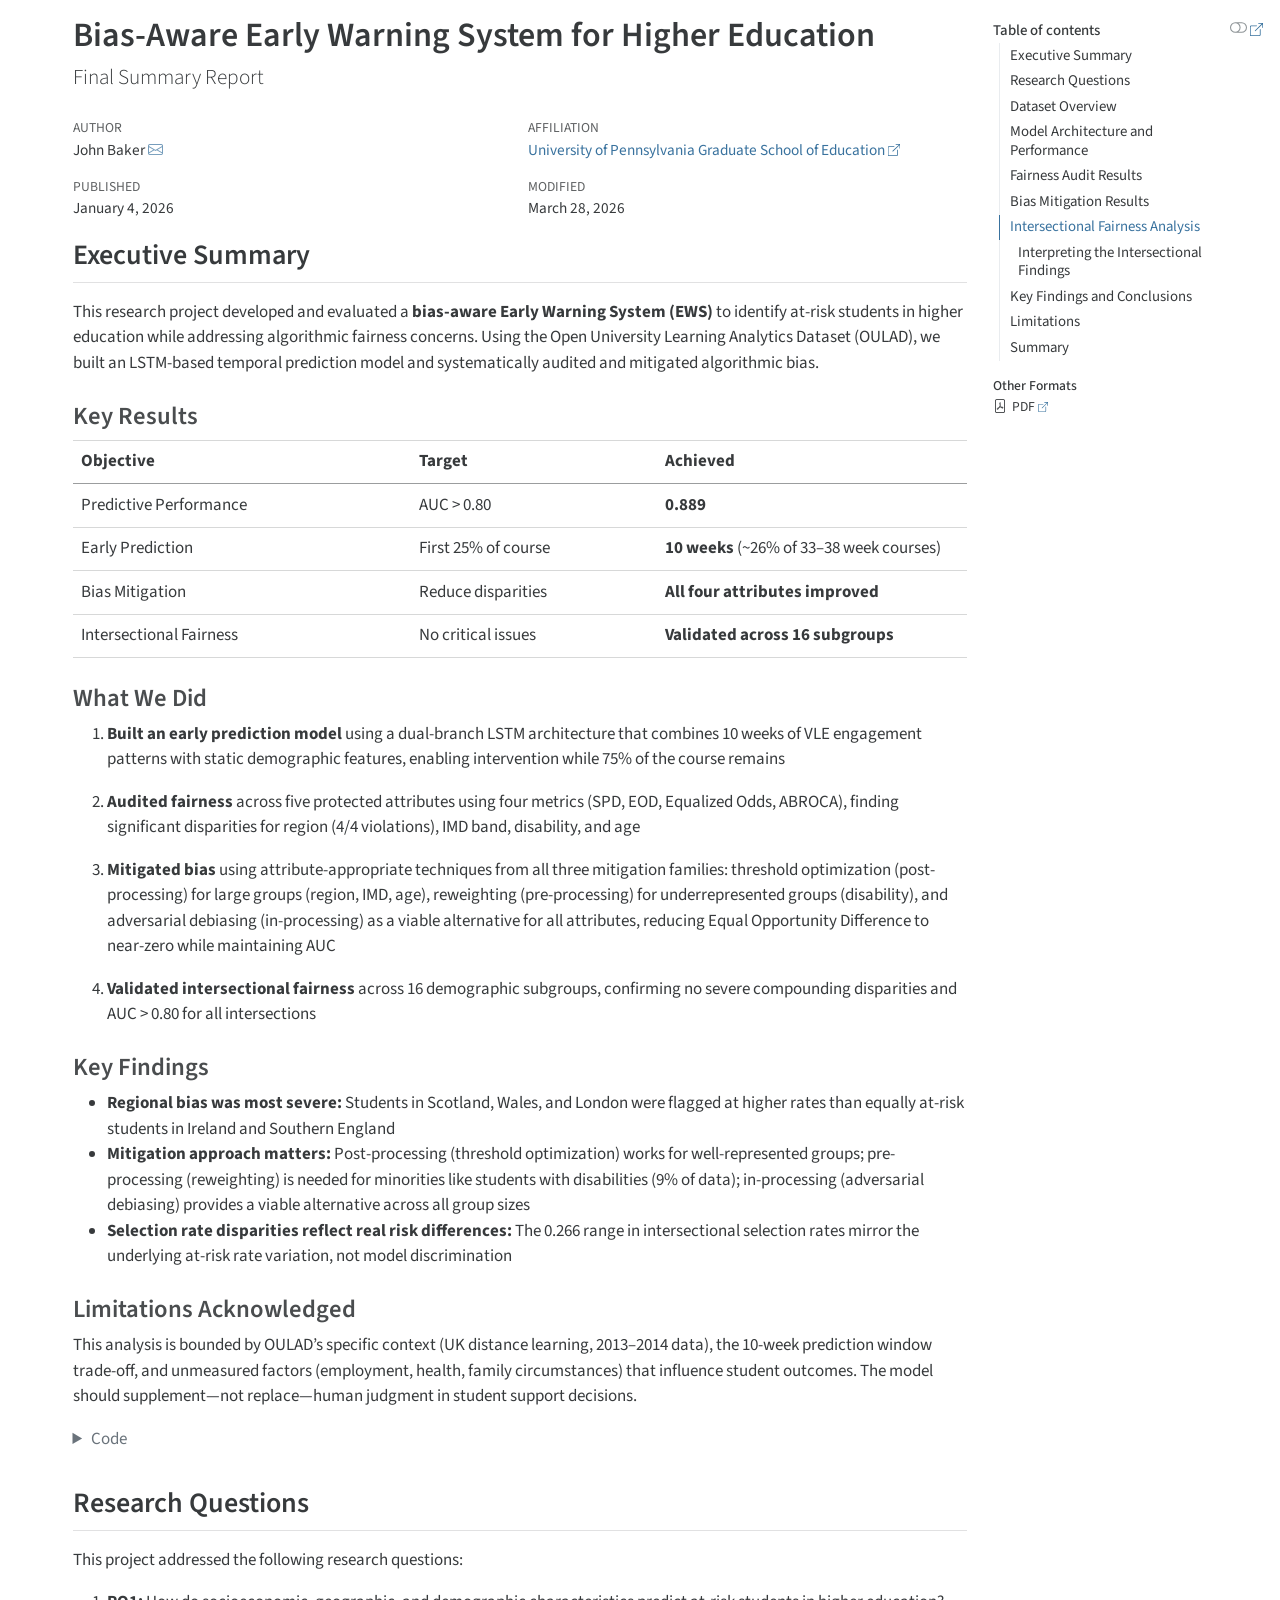
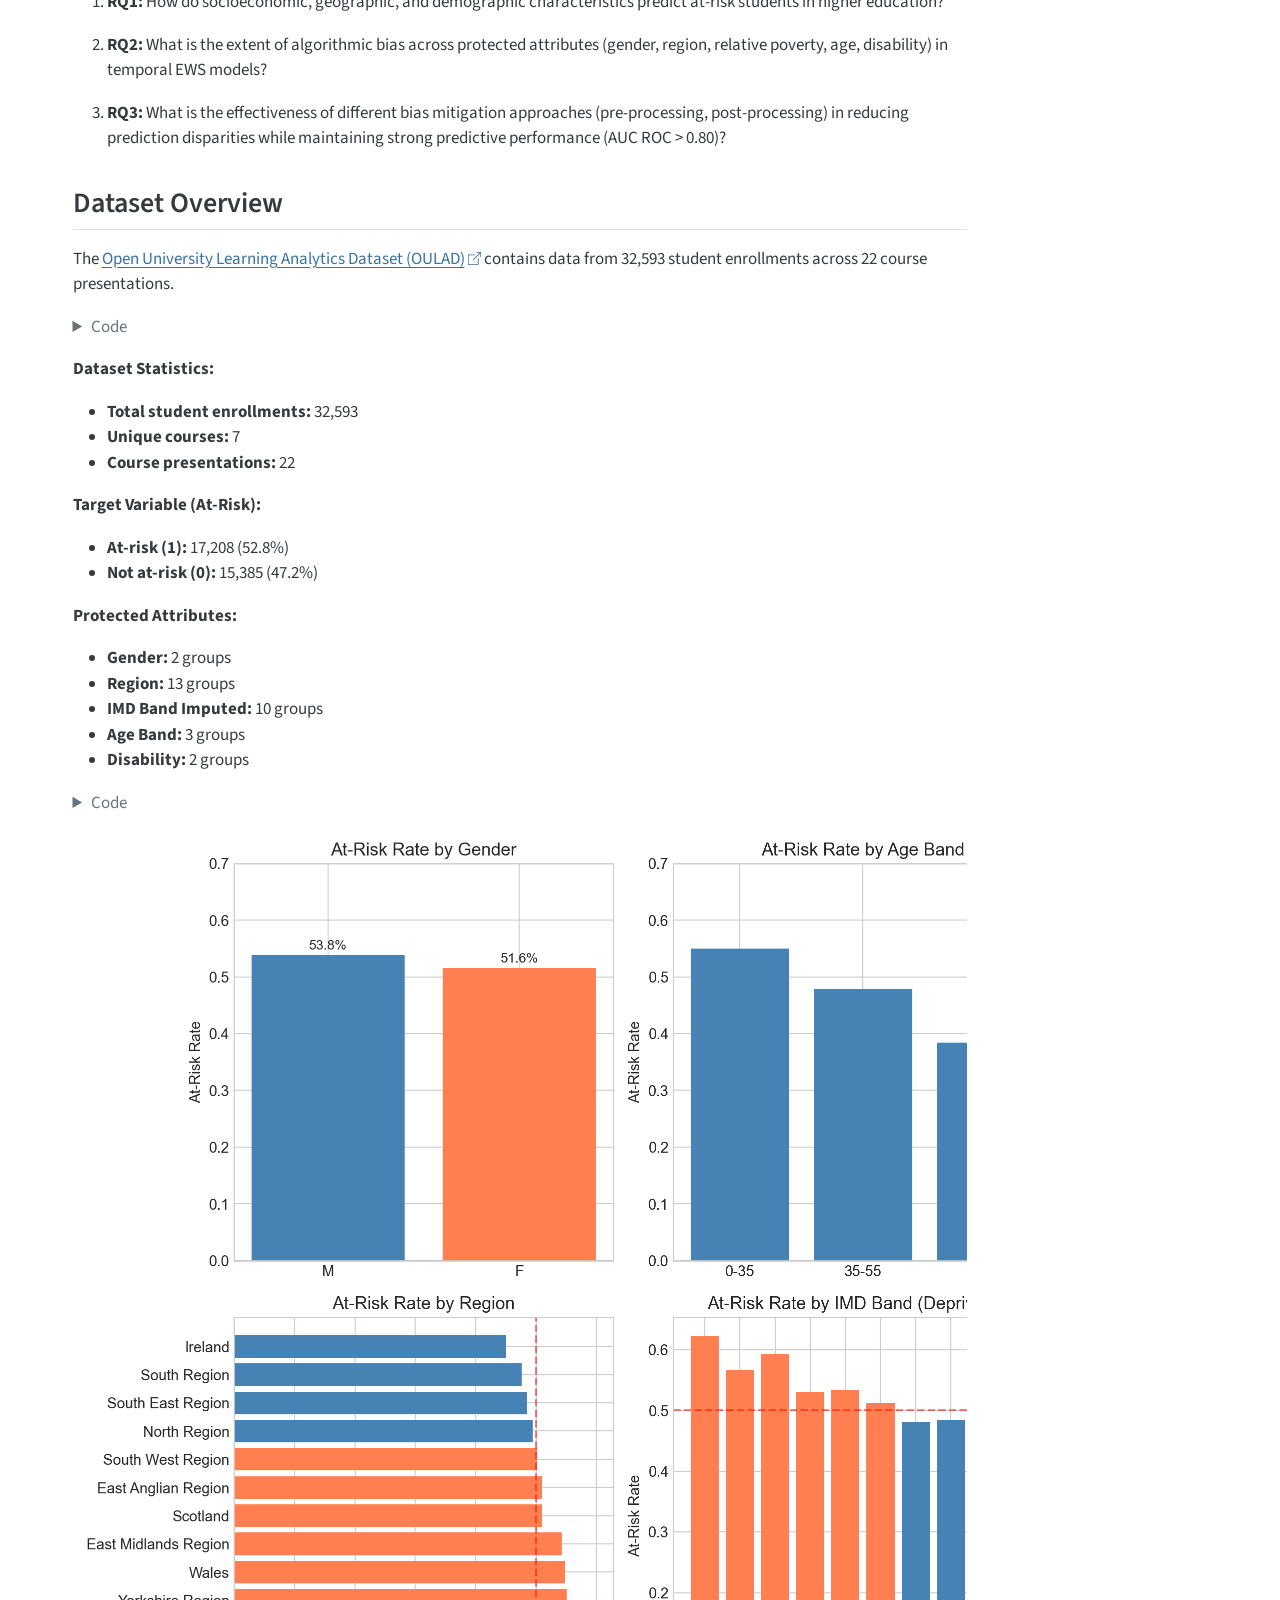
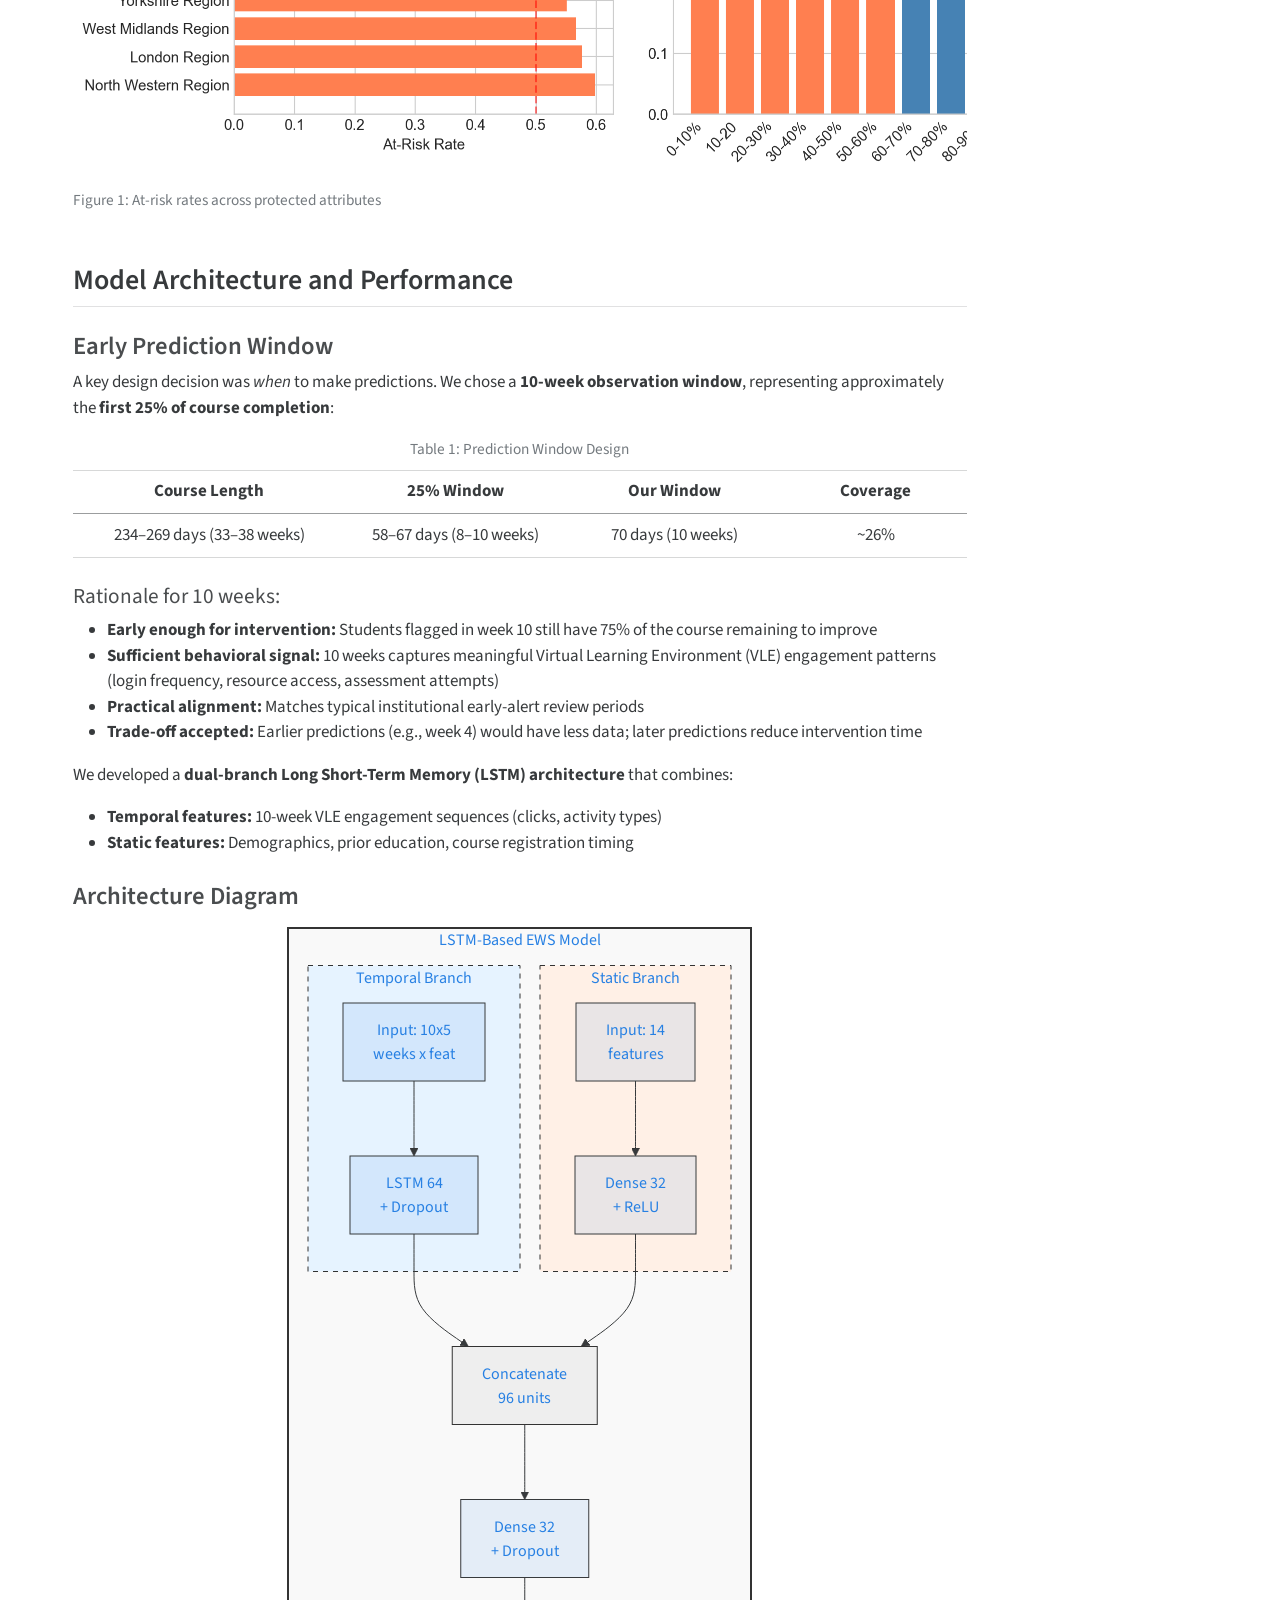
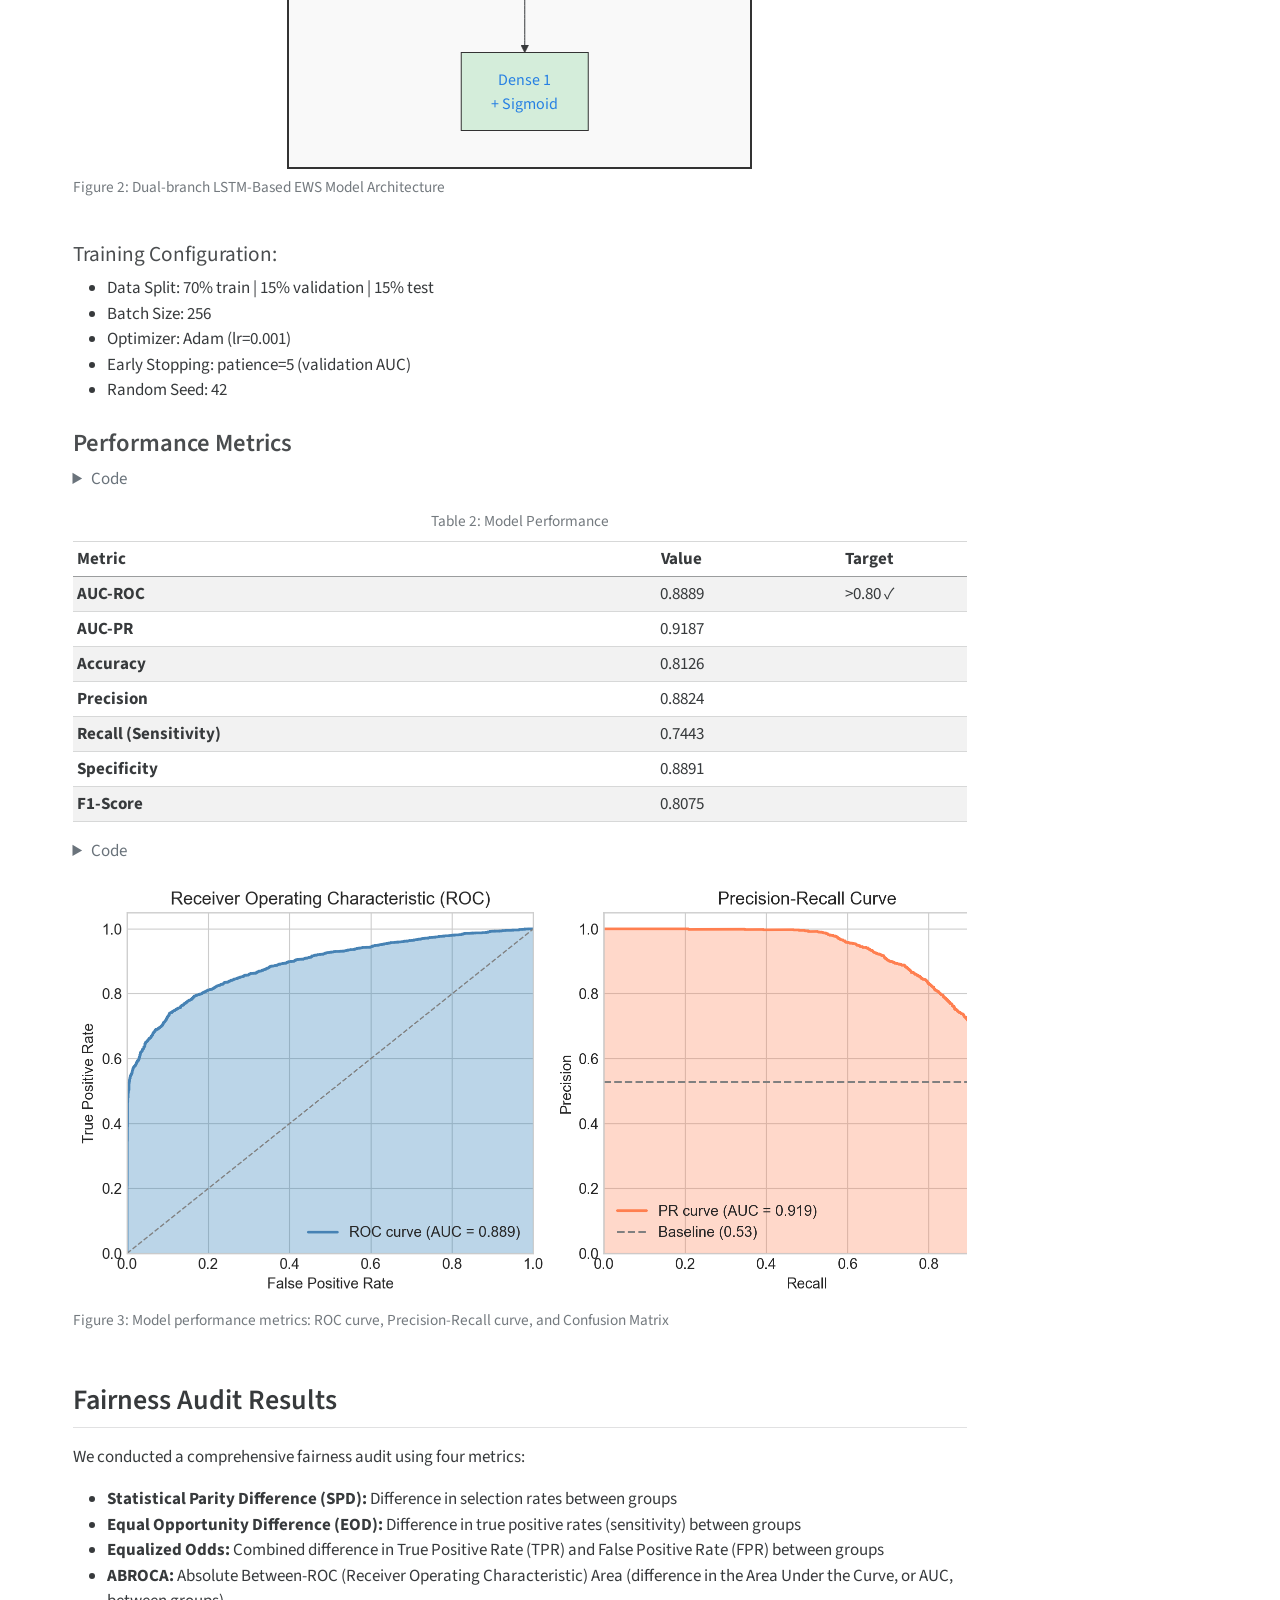
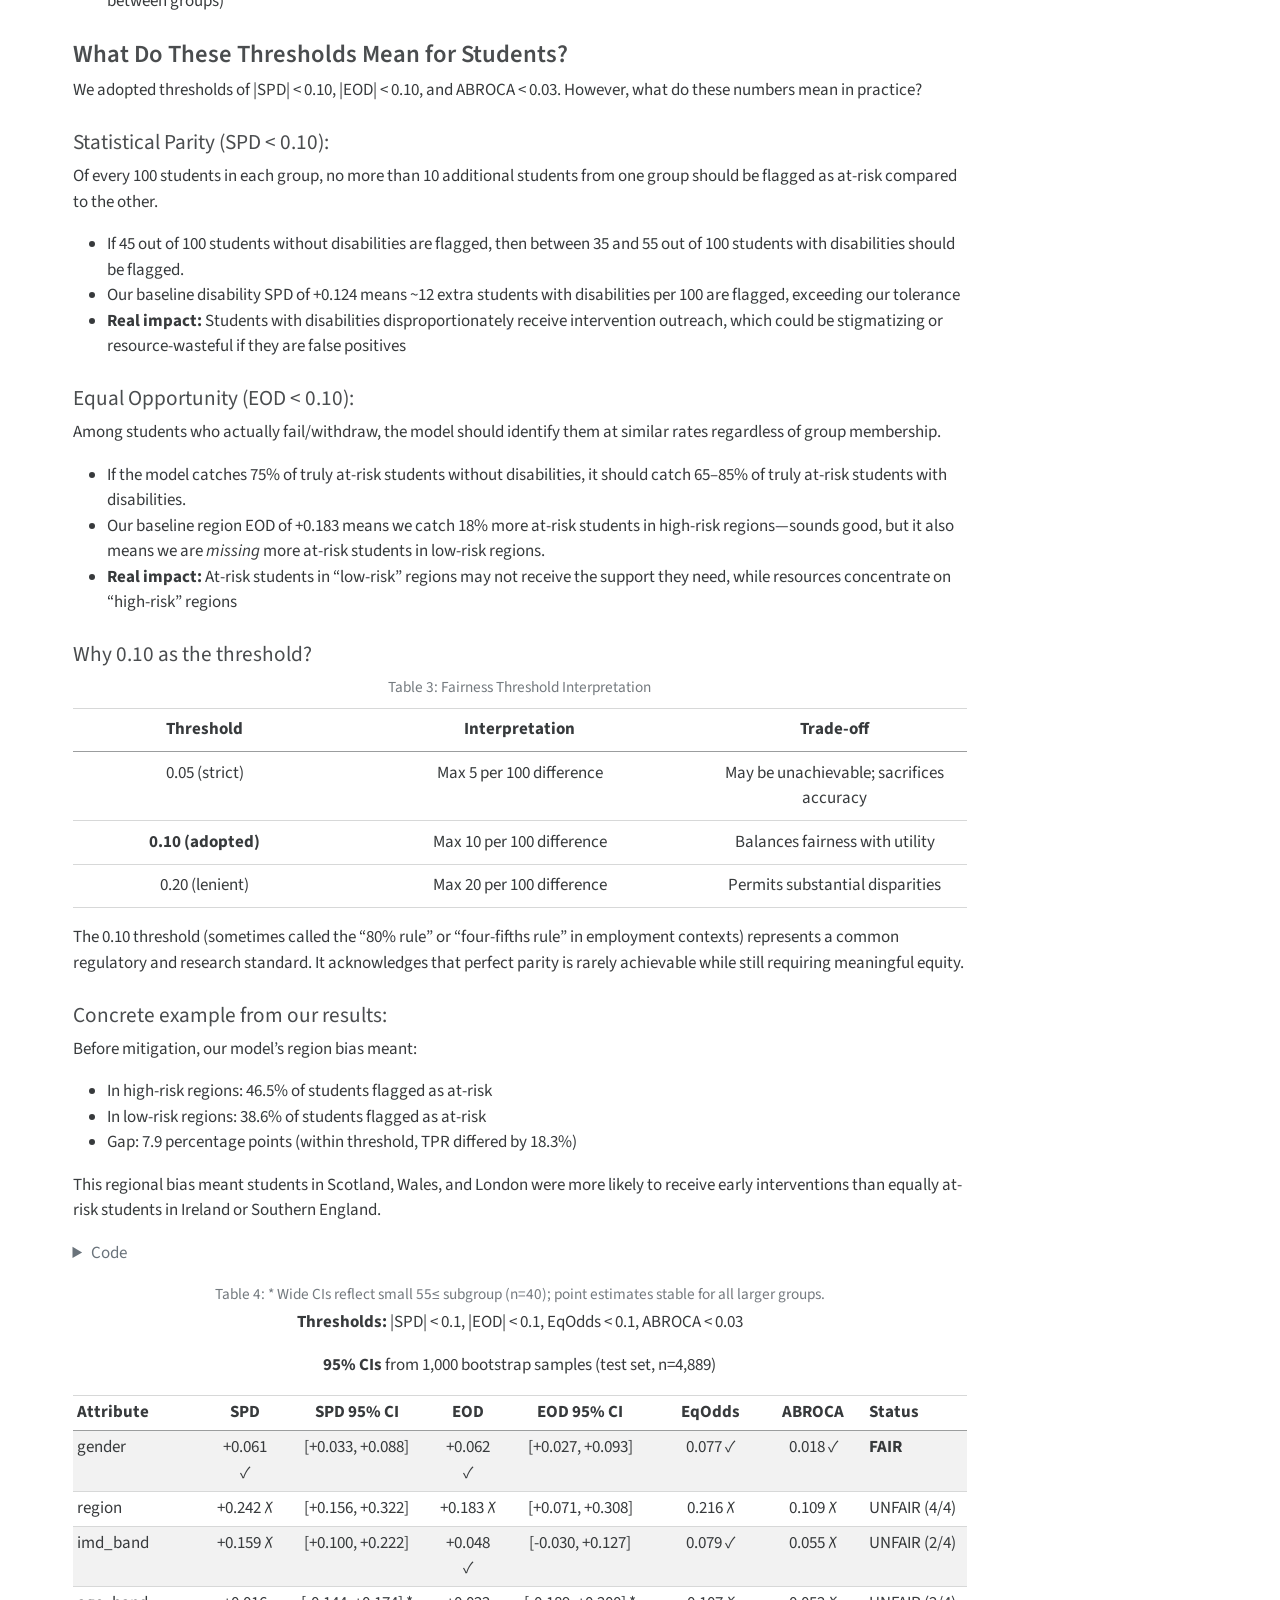
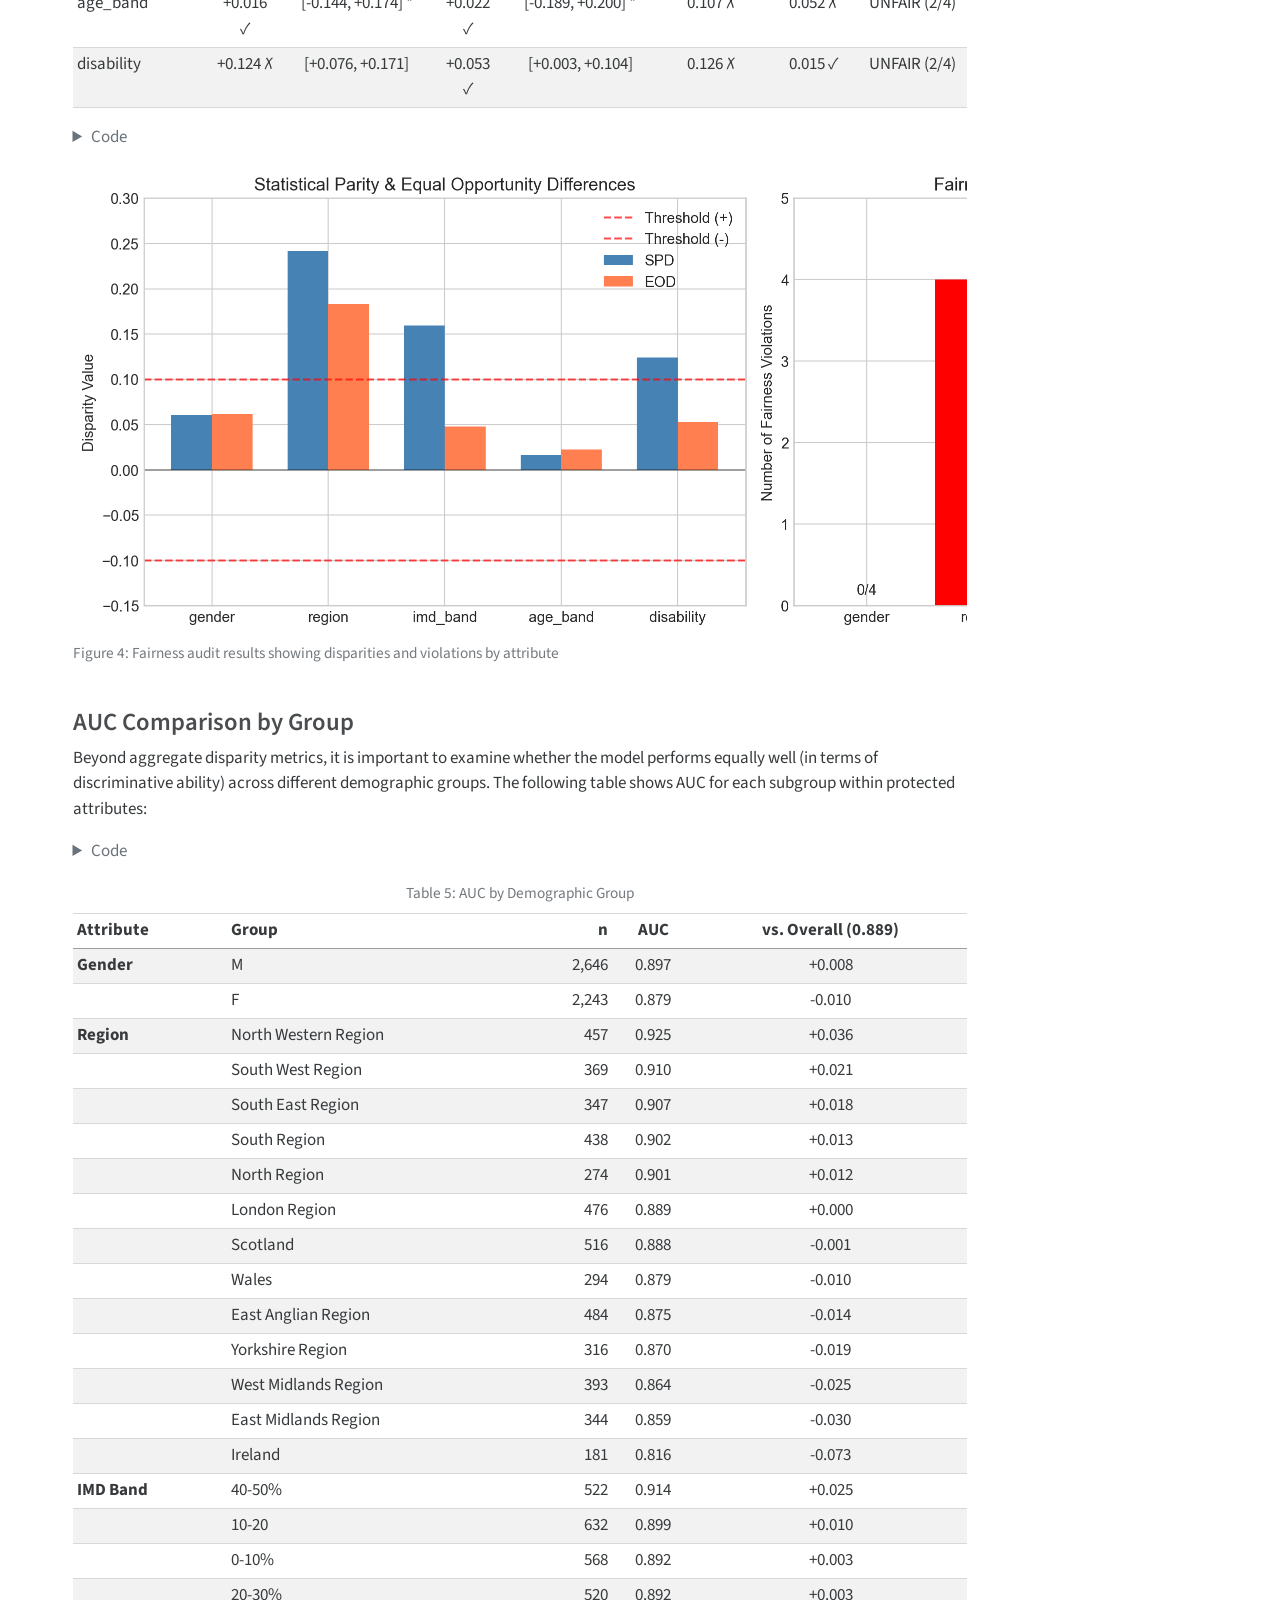
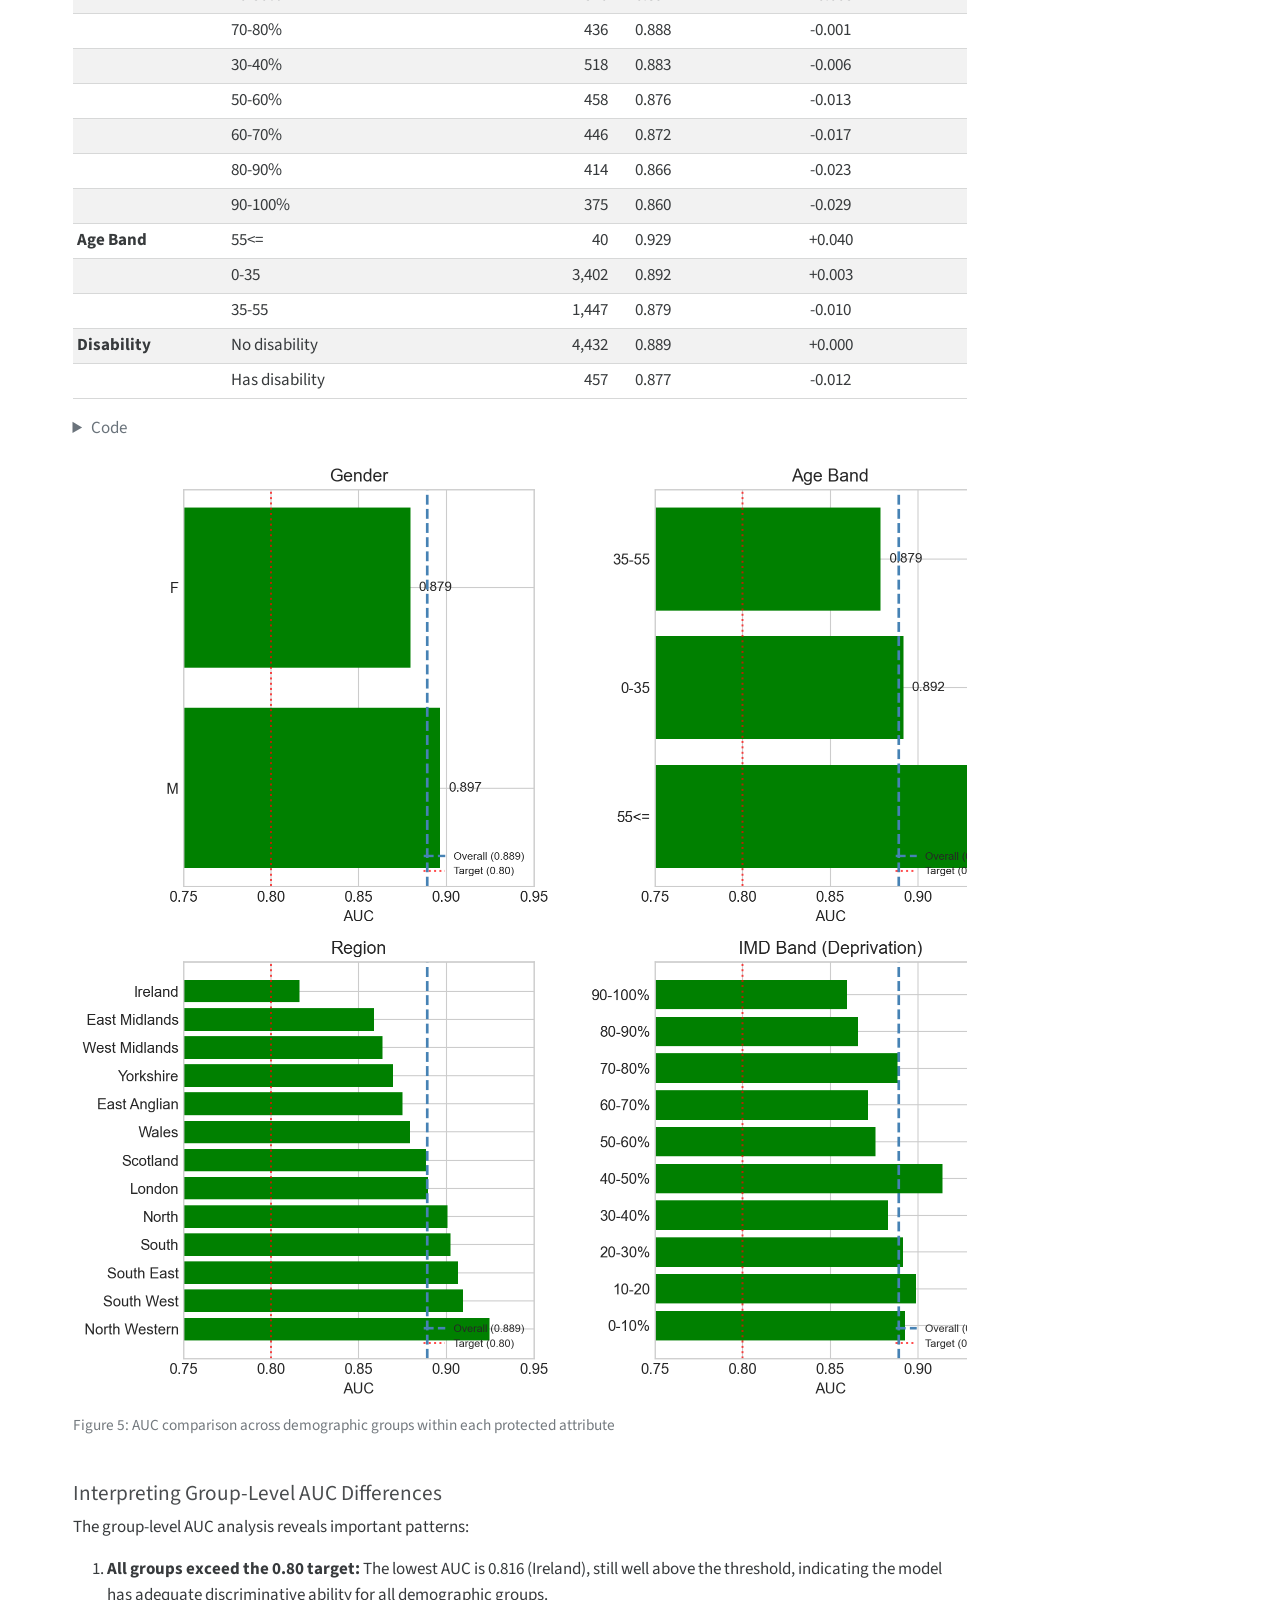
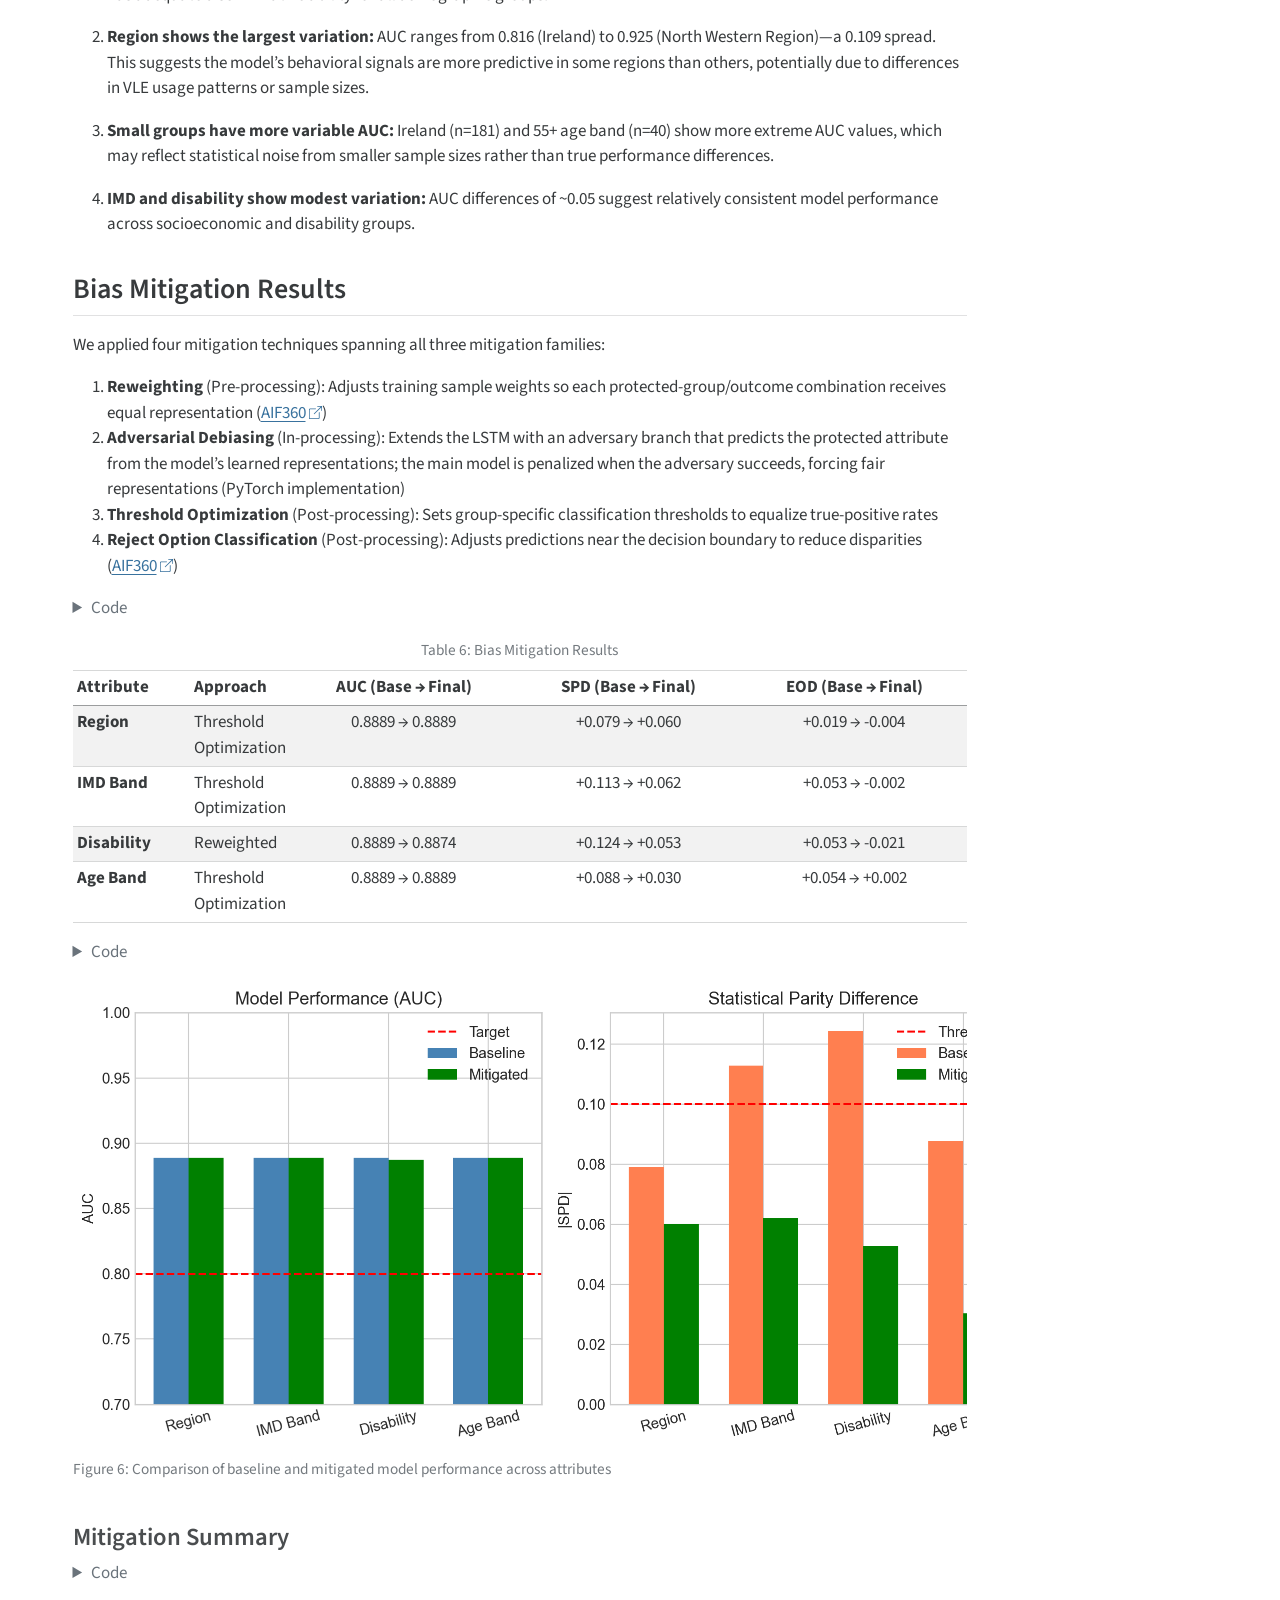
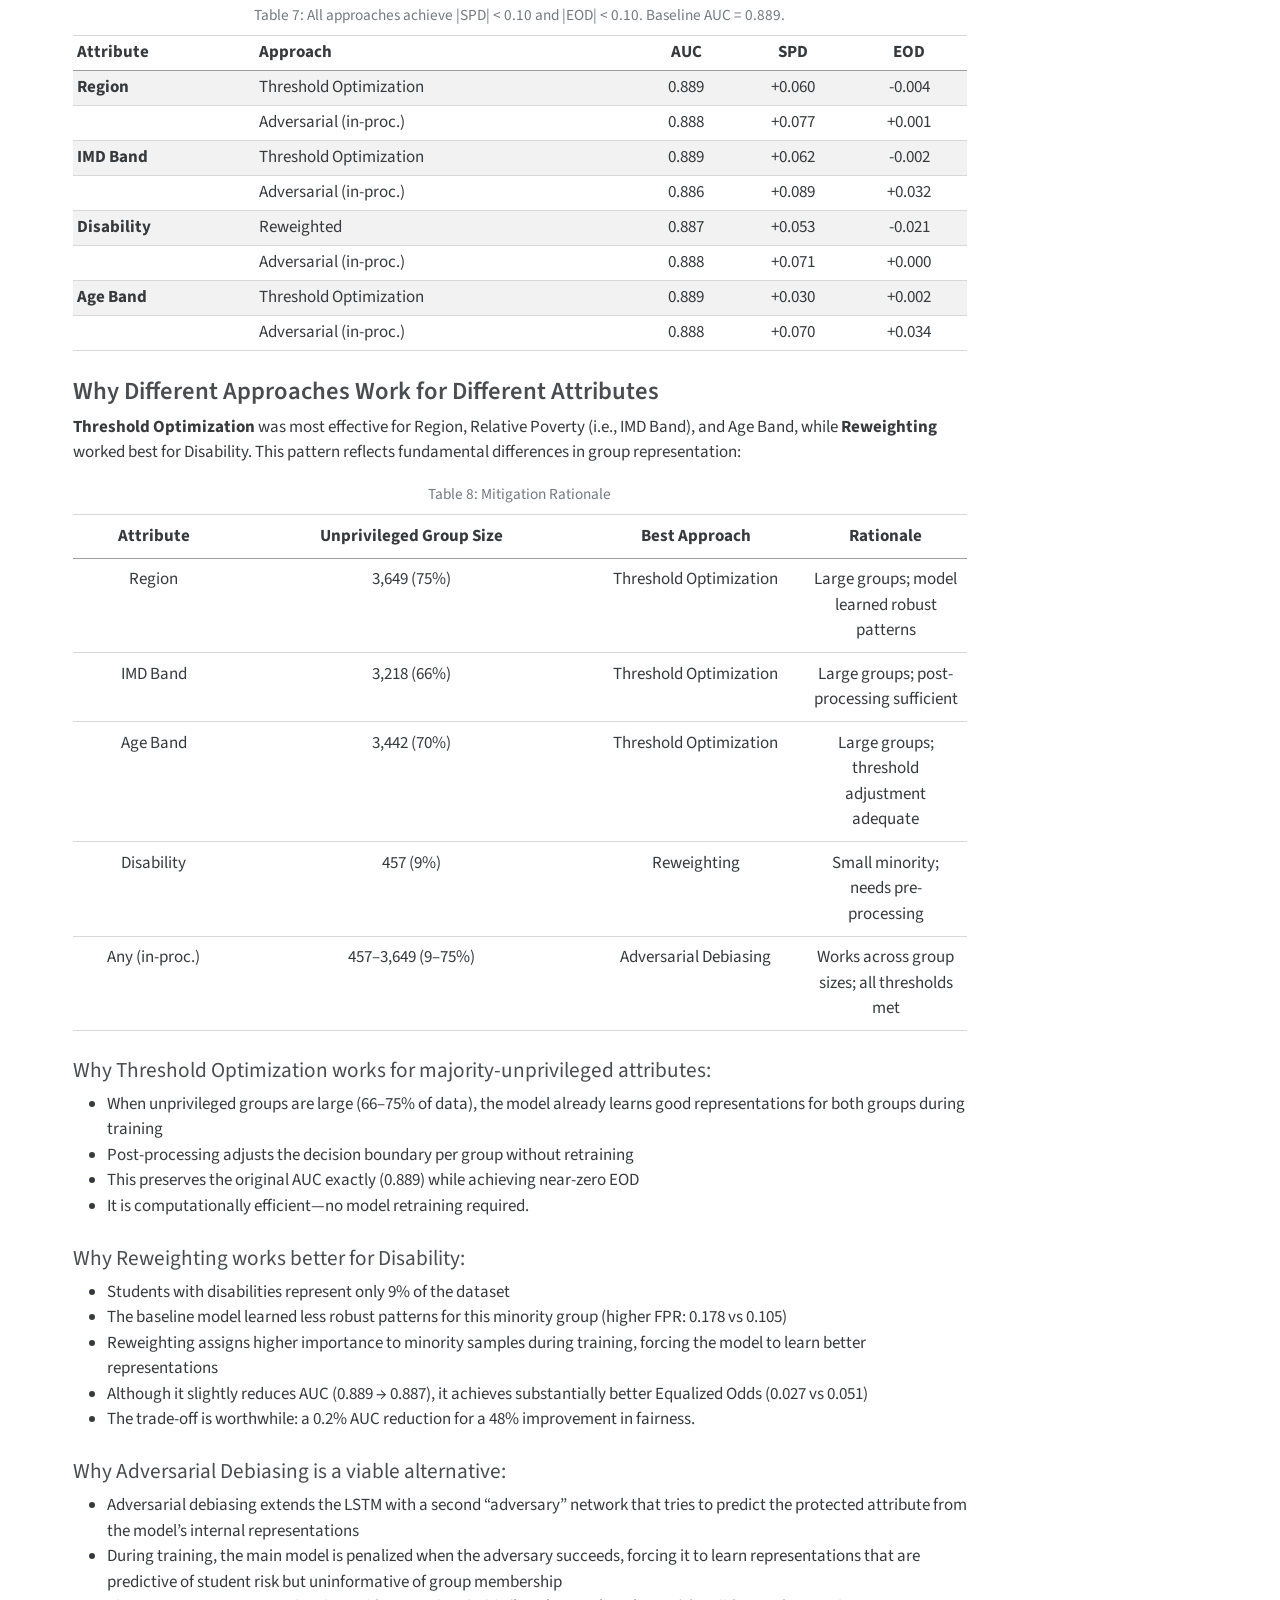
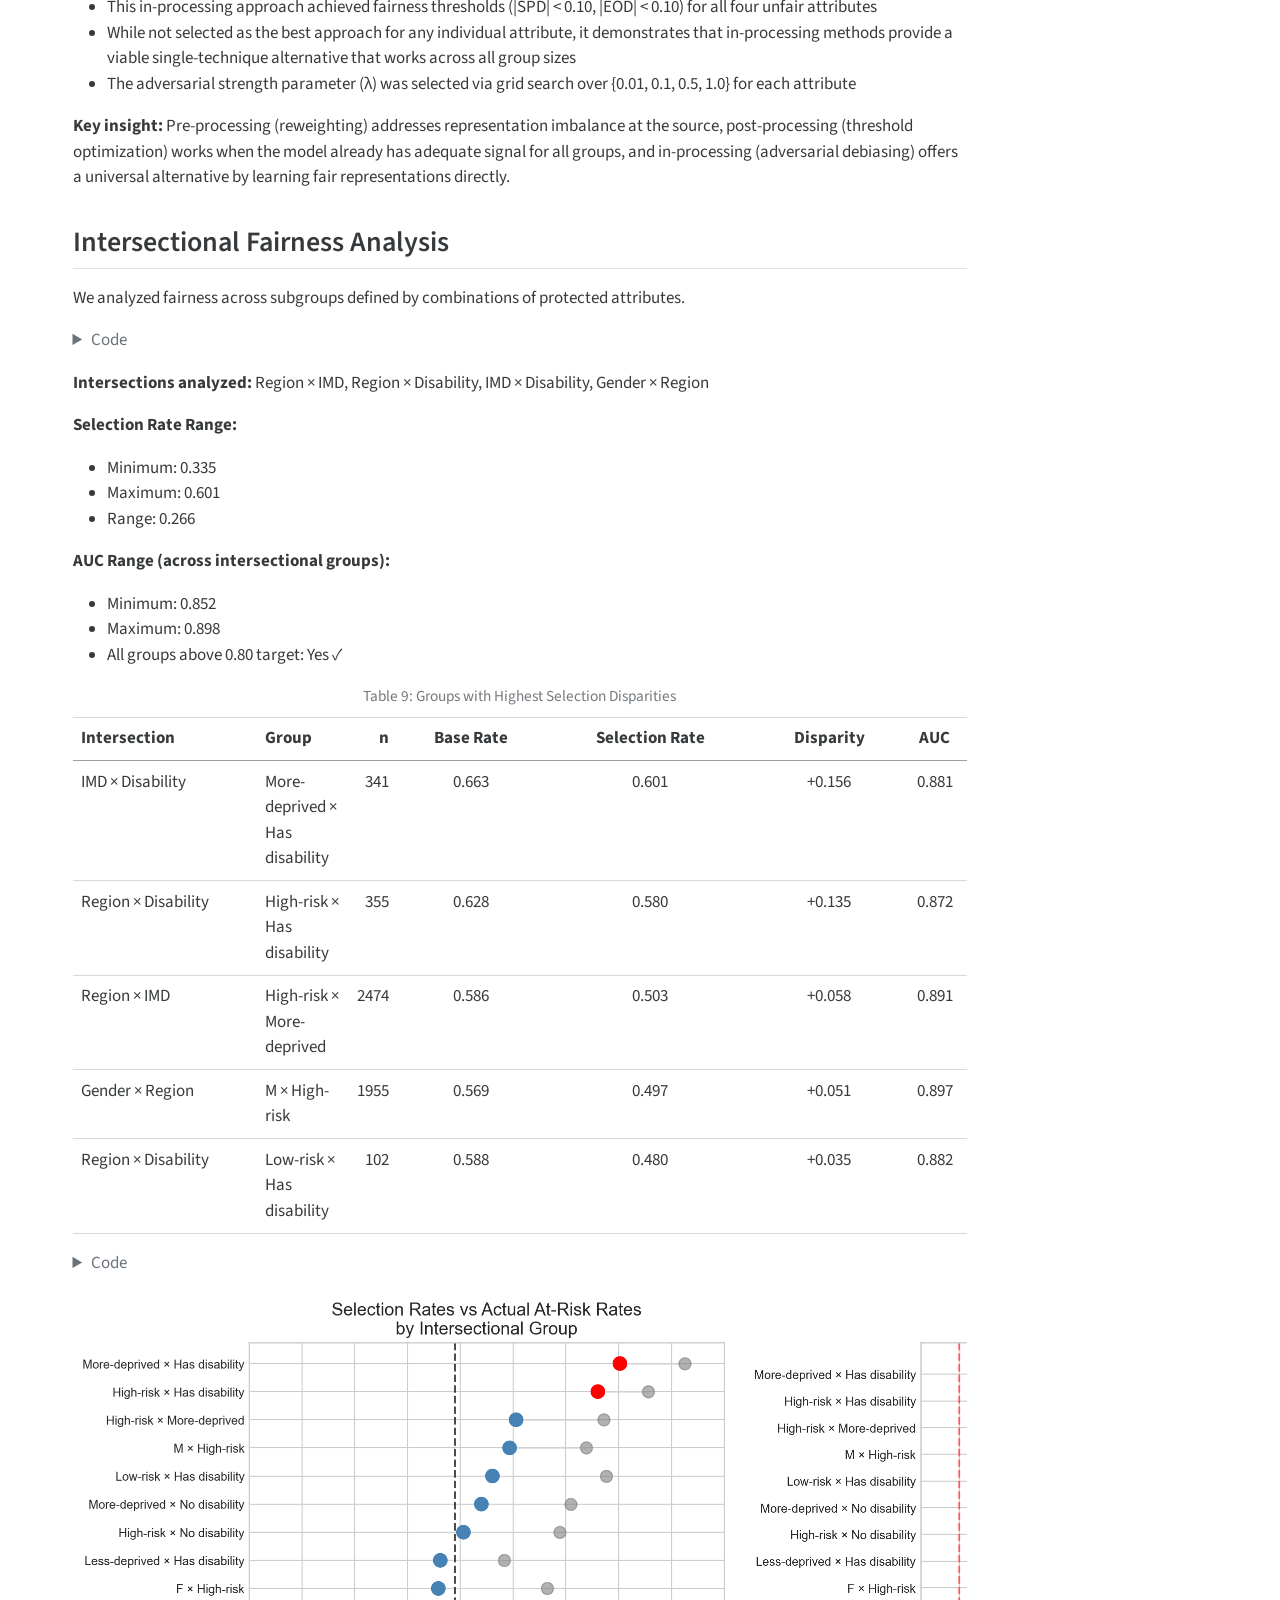
<file: index.html>
<!DOCTYPE html>
<html xmlns="http://www.w3.org/1999/xhtml" lang="en" xml:lang="en"><head>

<meta charset="utf-8">
<meta name="generator" content="quarto-1.8.26">

<meta name="viewport" content="width=device-width, initial-scale=1.0, user-scalable=yes">

<meta name="author" content="John Baker">
<meta name="dcterms.date" content="2026-01-04">

<title>Bias-Aware Early Warning System for Higher Education</title>
<style>
code{white-space: pre-wrap;}
span.smallcaps{font-variant: small-caps;}
div.columns{display: flex; gap: min(4vw, 1.5em);}
div.column{flex: auto; overflow-x: auto;}
div.hanging-indent{margin-left: 1.5em; text-indent: -1.5em;}
ul.task-list{list-style: none;}
ul.task-list li input[type="checkbox"] {
  width: 0.8em;
  margin: 0 0.8em 0.2em -1em; /* quarto-specific, see https://github.com/quarto-dev/quarto-cli/issues/4556 */ 
  vertical-align: middle;
}
/* CSS for syntax highlighting */
html { -webkit-text-size-adjust: 100%; }
pre > code.sourceCode { white-space: pre; position: relative; }
pre > code.sourceCode > span { display: inline-block; line-height: 1.25; }
pre > code.sourceCode > span:empty { height: 1.2em; }
.sourceCode { overflow: visible; }
code.sourceCode > span { color: inherit; text-decoration: inherit; }
div.sourceCode { margin: 1em 0; }
pre.sourceCode { margin: 0; }
@media screen {
div.sourceCode { overflow: auto; }
}
@media print {
pre > code.sourceCode { white-space: pre-wrap; }
pre > code.sourceCode > span { text-indent: -5em; padding-left: 5em; }
}
pre.numberSource code
  { counter-reset: source-line 0; }
pre.numberSource code > span
  { position: relative; left: -4em; counter-increment: source-line; }
pre.numberSource code > span > a:first-child::before
  { content: counter(source-line);
    position: relative; left: -1em; text-align: right; vertical-align: baseline;
    border: none; display: inline-block;
    -webkit-touch-callout: none; -webkit-user-select: none;
    -khtml-user-select: none; -moz-user-select: none;
    -ms-user-select: none; user-select: none;
    padding: 0 4px; width: 4em;
  }
pre.numberSource { margin-left: 3em;  padding-left: 4px; }
div.sourceCode
  {   }
@media screen {
pre > code.sourceCode > span > a:first-child::before { text-decoration: underline; }
}
</style>


<script src="index_files/libs/clipboard/clipboard.min.js"></script>
<script src="index_files/libs/quarto-html/quarto.js" type="module"></script>
<script src="index_files/libs/quarto-html/tabsets/tabsets.js" type="module"></script>
<script src="index_files/libs/quarto-html/axe/axe-check.js" type="module"></script>
<script src="index_files/libs/quarto-html/popper.min.js"></script>
<script src="index_files/libs/quarto-html/tippy.umd.min.js"></script>
<script src="index_files/libs/quarto-html/anchor.min.js"></script>
<link href="index_files/libs/quarto-html/tippy.css" rel="stylesheet">
<link href="index_files/libs/quarto-html/quarto-syntax-highlighting-587c61ba64f3a5504c4d52d930310e48.css" rel="stylesheet" class="quarto-color-scheme" id="quarto-text-highlighting-styles">
<link href="index_files/libs/quarto-html/quarto-syntax-highlighting-dark-b758ccaa5987ceb1b75504551e579abf.css" rel="stylesheet" class="quarto-color-scheme quarto-color-alternate" id="quarto-text-highlighting-styles">
<link href="index_files/libs/quarto-html/quarto-syntax-highlighting-587c61ba64f3a5504c4d52d930310e48.css" rel="stylesheet" class="quarto-color-scheme-extra" id="quarto-text-highlighting-styles">
<script src="index_files/libs/bootstrap/bootstrap.min.js"></script>
<link href="index_files/libs/bootstrap/bootstrap-icons.css" rel="stylesheet">
<link href="index_files/libs/bootstrap/bootstrap-4f0fbea7695d9af810305f313276c688.min.css" rel="stylesheet" append-hash="true" class="quarto-color-scheme" id="quarto-bootstrap" data-mode="light">
<link href="index_files/libs/bootstrap/bootstrap-dark-a2693a02ad54aec77cf62137e9eaff43.min.css" rel="stylesheet" append-hash="true" class="quarto-color-scheme quarto-color-alternate" id="quarto-bootstrap" data-mode="dark">
<link href="index_files/libs/bootstrap/bootstrap-4f0fbea7695d9af810305f313276c688.min.css" rel="stylesheet" append-hash="true" class="quarto-color-scheme-extra" id="quarto-bootstrap" data-mode="light">
<script src="index_files/libs/quarto-diagram/mermaid.min.js"></script>
<script src="index_files/libs/quarto-diagram/mermaid-init.js"></script>
<link href="index_files/libs/quarto-diagram/mermaid.css" rel="stylesheet">


</head>

<body class="quarto-light"><script id="quarto-html-before-body" type="application/javascript">
    const toggleBodyColorMode = (bsSheetEl) => {
      const mode = bsSheetEl.getAttribute("data-mode");
      const bodyEl = window.document.querySelector("body");
      if (mode === "dark") {
        bodyEl.classList.add("quarto-dark");
        bodyEl.classList.remove("quarto-light");
      } else {
        bodyEl.classList.add("quarto-light");
        bodyEl.classList.remove("quarto-dark");
      }
    }
    const toggleBodyColorPrimary = () => {
      const bsSheetEl = window.document.querySelector("link#quarto-bootstrap:not([rel=disabled-stylesheet])");
      if (bsSheetEl) {
        toggleBodyColorMode(bsSheetEl);
      }
    }
    const setColorSchemeToggle = (alternate) => {
      const toggles = window.document.querySelectorAll('.quarto-color-scheme-toggle');
      for (let i=0; i < toggles.length; i++) {
        const toggle = toggles[i];
        if (toggle) {
          if (alternate) {
            toggle.classList.add("alternate");
          } else {
            toggle.classList.remove("alternate");
          }
        }
      }
    };
    const toggleColorMode = (alternate) => {
      // Switch the stylesheets
      const primaryStylesheets = window.document.querySelectorAll('link.quarto-color-scheme:not(.quarto-color-alternate)');
      const alternateStylesheets = window.document.querySelectorAll('link.quarto-color-scheme.quarto-color-alternate');
      manageTransitions('#quarto-margin-sidebar .nav-link', false);
      if (alternate) {
        // note: dark is layered on light, we don't disable primary!
        enableStylesheet(alternateStylesheets);
        for (const sheetNode of alternateStylesheets) {
          if (sheetNode.id === "quarto-bootstrap") {
            toggleBodyColorMode(sheetNode);
          }
        }
      } else {
        disableStylesheet(alternateStylesheets);
        enableStylesheet(primaryStylesheets)
        toggleBodyColorPrimary();
      }
      manageTransitions('#quarto-margin-sidebar .nav-link', true);
      // Switch the toggles
      setColorSchemeToggle(alternate)
      // Hack to workaround the fact that safari doesn't
      // properly recolor the scrollbar when toggling (#1455)
      if (navigator.userAgent.indexOf('Safari') > 0 && navigator.userAgent.indexOf('Chrome') == -1) {
        manageTransitions("body", false);
        window.scrollTo(0, 1);
        setTimeout(() => {
          window.scrollTo(0, 0);
          manageTransitions("body", true);
        }, 40);
      }
    }
    const disableStylesheet = (stylesheets) => {
      for (let i=0; i < stylesheets.length; i++) {
        const stylesheet = stylesheets[i];
        stylesheet.rel = 'disabled-stylesheet';
      }
    }
    const enableStylesheet = (stylesheets) => {
      for (let i=0; i < stylesheets.length; i++) {
        const stylesheet = stylesheets[i];
        if(stylesheet.rel !== 'stylesheet') { // for Chrome, which will still FOUC without this check
          stylesheet.rel = 'stylesheet';
        }
      }
    }
    const manageTransitions = (selector, allowTransitions) => {
      const els = window.document.querySelectorAll(selector);
      for (let i=0; i < els.length; i++) {
        const el = els[i];
        if (allowTransitions) {
          el.classList.remove('notransition');
        } else {
          el.classList.add('notransition');
        }
      }
    }
    const isFileUrl = () => {
      return window.location.protocol === 'file:';
    }
    const hasAlternateSentinel = () => {
      let styleSentinel = getColorSchemeSentinel();
      if (styleSentinel !== null) {
        return styleSentinel === "alternate";
      } else {
        return false;
      }
    }
    const setStyleSentinel = (alternate) => {
      const value = alternate ? "alternate" : "default";
      if (!isFileUrl()) {
        window.localStorage.setItem("quarto-color-scheme", value);
      } else {
        localAlternateSentinel = value;
      }
    }
    const getColorSchemeSentinel = () => {
      if (!isFileUrl()) {
        const storageValue = window.localStorage.getItem("quarto-color-scheme");
        return storageValue != null ? storageValue : localAlternateSentinel;
      } else {
        return localAlternateSentinel;
      }
    }
    const toggleGiscusIfUsed = (isAlternate, darkModeDefault) => {
      const baseTheme = document.querySelector('#giscus-base-theme')?.value ?? 'light';
      const alternateTheme = document.querySelector('#giscus-alt-theme')?.value ?? 'dark';
      let newTheme = '';
      if(authorPrefersDark) {
        newTheme = isAlternate ? baseTheme : alternateTheme;
      } else {
        newTheme = isAlternate ? alternateTheme : baseTheme;
      }
      const changeGiscusTheme = () => {
        // From: https://github.com/giscus/giscus/issues/336
        const sendMessage = (message) => {
          const iframe = document.querySelector('iframe.giscus-frame');
          if (!iframe) return;
          iframe.contentWindow.postMessage({ giscus: message }, 'https://giscus.app');
        }
        sendMessage({
          setConfig: {
            theme: newTheme
          }
        });
      }
      const isGiscussLoaded = window.document.querySelector('iframe.giscus-frame') !== null;
      if (isGiscussLoaded) {
        changeGiscusTheme();
      }
    };
    const authorPrefersDark = false;
    const queryPrefersDark = window.matchMedia('(prefers-color-scheme: dark)');
    const darkModeDefault = queryPrefersDark.matches;
      document.querySelector('link#quarto-text-highlighting-styles.quarto-color-scheme-extra').rel = 'disabled-stylesheet';
      document.querySelector('link#quarto-bootstrap.quarto-color-scheme-extra').rel = 'disabled-stylesheet';
    let localAlternateSentinel = darkModeDefault ? 'alternate' : 'default';
    // Dark / light mode switch
    window.quartoToggleColorScheme = () => {
      // Read the current dark / light value
      let toAlternate = !hasAlternateSentinel();
      toggleColorMode(toAlternate);
      setStyleSentinel(toAlternate);
      toggleGiscusIfUsed(toAlternate, darkModeDefault);
      window.dispatchEvent(new Event('resize'));
    };
    queryPrefersDark.addEventListener("change", e => {
      if(window.localStorage.getItem("quarto-color-scheme") !== null)
        return;
      const alternate = e.matches
      toggleColorMode(alternate);
      localAlternateSentinel = e.matches ? 'alternate' : 'default'; // this is used alongside local storage!
      toggleGiscusIfUsed(alternate, darkModeDefault);
    });
    // Switch to dark mode if need be
    if (hasAlternateSentinel()) {
      toggleColorMode(true);
    } else {
      toggleColorMode(false);
    }
  </script>

<div id="quarto-content" class="page-columns page-rows-contents page-layout-full">
<div id="quarto-margin-sidebar" class="sidebar margin-sidebar">
  <nav id="TOC" role="doc-toc" class="toc-active">
    <h2 id="toc-title">Table of contents</h2>
   
  <ul>
  <li><a href="#executive-summary" id="toc-executive-summary" class="nav-link active" data-scroll-target="#executive-summary">Executive Summary</a>
  <ul class="collapse">
  <li><a href="#key-results" id="toc-key-results" class="nav-link" data-scroll-target="#key-results">Key Results</a></li>
  <li><a href="#what-we-did" id="toc-what-we-did" class="nav-link" data-scroll-target="#what-we-did">What We Did</a></li>
  <li><a href="#key-findings" id="toc-key-findings" class="nav-link" data-scroll-target="#key-findings">Key Findings</a></li>
  <li><a href="#limitations-acknowledged" id="toc-limitations-acknowledged" class="nav-link" data-scroll-target="#limitations-acknowledged">Limitations Acknowledged</a></li>
  </ul></li>
  <li><a href="#research-questions" id="toc-research-questions" class="nav-link" data-scroll-target="#research-questions">Research Questions</a></li>
  <li><a href="#dataset-overview" id="toc-dataset-overview" class="nav-link" data-scroll-target="#dataset-overview">Dataset Overview</a></li>
  <li><a href="#model-architecture-and-performance" id="toc-model-architecture-and-performance" class="nav-link" data-scroll-target="#model-architecture-and-performance">Model Architecture and Performance</a>
  <ul class="collapse">
  <li><a href="#early-prediction-window" id="toc-early-prediction-window" class="nav-link" data-scroll-target="#early-prediction-window">Early Prediction Window</a></li>
  <li><a href="#architecture-diagram" id="toc-architecture-diagram" class="nav-link" data-scroll-target="#architecture-diagram">Architecture Diagram</a></li>
  <li><a href="#performance-metrics" id="toc-performance-metrics" class="nav-link" data-scroll-target="#performance-metrics">Performance Metrics</a></li>
  </ul></li>
  <li><a href="#fairness-audit-results" id="toc-fairness-audit-results" class="nav-link" data-scroll-target="#fairness-audit-results">Fairness Audit Results</a>
  <ul class="collapse">
  <li><a href="#what-do-these-thresholds-mean-for-students" id="toc-what-do-these-thresholds-mean-for-students" class="nav-link" data-scroll-target="#what-do-these-thresholds-mean-for-students">What Do These Thresholds Mean for Students?</a></li>
  <li><a href="#auc-comparison-by-group" id="toc-auc-comparison-by-group" class="nav-link" data-scroll-target="#auc-comparison-by-group">AUC Comparison by Group</a></li>
  </ul></li>
  <li><a href="#bias-mitigation-results" id="toc-bias-mitigation-results" class="nav-link" data-scroll-target="#bias-mitigation-results">Bias Mitigation Results</a>
  <ul class="collapse">
  <li><a href="#mitigation-summary" id="toc-mitigation-summary" class="nav-link" data-scroll-target="#mitigation-summary">Mitigation Summary</a></li>
  <li><a href="#why-different-approaches-work-for-different-attributes" id="toc-why-different-approaches-work-for-different-attributes" class="nav-link" data-scroll-target="#why-different-approaches-work-for-different-attributes">Why Different Approaches Work for Different Attributes</a></li>
  </ul></li>
  <li><a href="#intersectional-fairness-analysis" id="toc-intersectional-fairness-analysis" class="nav-link" data-scroll-target="#intersectional-fairness-analysis">Intersectional Fairness Analysis</a>
  <ul class="collapse">
  <li><a href="#interpreting-the-intersectional-findings" id="toc-interpreting-the-intersectional-findings" class="nav-link" data-scroll-target="#interpreting-the-intersectional-findings">Interpreting the Intersectional Findings</a></li>
  </ul></li>
  <li><a href="#key-findings-and-conclusions" id="toc-key-findings-and-conclusions" class="nav-link" data-scroll-target="#key-findings-and-conclusions">Key Findings and Conclusions</a>
  <ul class="collapse">
  <li><a href="#key-findings-1" id="toc-key-findings-1" class="nav-link" data-scroll-target="#key-findings-1">Key Findings</a></li>
  <li><a href="#recommendations" id="toc-recommendations" class="nav-link" data-scroll-target="#recommendations">Recommendations</a></li>
  </ul></li>
  <li><a href="#limitations" id="toc-limitations" class="nav-link" data-scroll-target="#limitations">Limitations</a>
  <ul class="collapse">
  <li><a href="#generalizability-beyond-oulad" id="toc-generalizability-beyond-oulad" class="nav-link" data-scroll-target="#generalizability-beyond-oulad">Generalizability Beyond OULAD</a></li>
  <li><a href="#week-prediction-window-trade-offs" id="toc-week-prediction-window-trade-offs" class="nav-link" data-scroll-target="#week-prediction-window-trade-offs">10-Week Prediction Window Trade-offs</a></li>
  <li><a href="#what-the-model-does-not-capture" id="toc-what-the-model-does-not-capture" class="nav-link" data-scroll-target="#what-the-model-does-not-capture">What the Model Does Not Capture</a></li>
  <li><a href="#fairness-limitations" id="toc-fairness-limitations" class="nav-link" data-scroll-target="#fairness-limitations">Fairness Limitations</a></li>
  <li><a href="#implications-for-deployment" id="toc-implications-for-deployment" class="nav-link" data-scroll-target="#implications-for-deployment">Implications for Deployment</a></li>
  </ul></li>
  <li><a href="#summary" id="toc-summary" class="nav-link" data-scroll-target="#summary">Summary</a></li>
  
  </ul>
<div class="quarto-alternate-formats"><h2>Other Formats</h2><ul><li><a href="index.pdf"><i class="bi bi-file-pdf"></i>PDF</a></li></ul></div></nav>
</div>
<main class="content column-page-left" id="quarto-document-content">


<header id="title-block-header" class="quarto-title-block default">
<div class="quarto-title">
<h1 class="title">Bias-Aware Early Warning System for Higher Education</h1>
<p class="subtitle lead">Final Summary Report</p>
</div>


<div class="quarto-title-meta-author column-page-left">
  <div class="quarto-title-meta-heading">Author</div>
  <div class="quarto-title-meta-heading">Affiliation</div>
  
    <div class="quarto-title-meta-contents">
    <p class="author">John Baker <a href="mailto:jbaker1@upenn.edu" class="quarto-title-author-email"><i class="bi bi-envelope"></i></a> </p>
  </div>
  <div class="quarto-title-meta-contents">
        <p class="affiliation">
            <a href="https://www.gse.upenn.edu/">
            University of Pennsylvania Graduate School of Education
            </a>
          </p>
      </div>
  </div>

<div class="quarto-title-meta column-page-left">

      
    <div>
    <div class="quarto-title-meta-heading">Published</div>
    <div class="quarto-title-meta-contents">
      <p class="date">January 4, 2026</p>
    </div>
  </div>
  
    <div>
    <div class="quarto-title-meta-heading">Modified</div>
    <div class="quarto-title-meta-contents">
      <p class="date-modified">March 28, 2026</p>
    </div>
  </div>
    
  </div>
  


</header>


<section id="executive-summary" class="level2 unnumbered">
<h2 class="unnumbered anchored" data-anchor-id="executive-summary">Executive Summary</h2>
<p>This research project developed and evaluated a <strong>bias-aware Early Warning System (EWS)</strong> to identify at-risk students in higher education while addressing algorithmic fairness concerns. Using the Open University Learning Analytics Dataset (OULAD), we built an LSTM-based temporal prediction model and systematically audited and mitigated algorithmic bias.</p>
<section id="key-results" class="level3 unnumbered">
<h3 class="unnumbered anchored" data-anchor-id="key-results">Key Results</h3>
<table class="caption-top table">
<colgroup>
<col style="width: 37%">
<col style="width: 27%">
<col style="width: 34%">
</colgroup>
<thead>
<tr class="header">
<th>Objective</th>
<th>Target</th>
<th>Achieved</th>
</tr>
</thead>
<tbody>
<tr class="odd">
<td>Predictive Performance</td>
<td>AUC &gt; 0.80</td>
<td><strong>0.889</strong></td>
</tr>
<tr class="even">
<td>Early Prediction</td>
<td>First 25% of course</td>
<td><strong>10 weeks</strong> (~26% of 33–38 week courses)</td>
</tr>
<tr class="odd">
<td>Bias Mitigation</td>
<td>Reduce disparities</td>
<td><strong>All four attributes improved</strong></td>
</tr>
<tr class="even">
<td>Intersectional Fairness</td>
<td>No critical issues</td>
<td><strong>Validated across 16 subgroups</strong></td>
</tr>
</tbody>
</table>
</section>
<section id="what-we-did" class="level3 unnumbered">
<h3 class="unnumbered anchored" data-anchor-id="what-we-did">What We Did</h3>
<ol type="1">
<li><p><strong>Built an early prediction model</strong> using a dual-branch LSTM architecture that combines 10 weeks of VLE engagement patterns with static demographic features, enabling intervention while 75% of the course remains</p></li>
<li><p><strong>Audited fairness</strong> across five protected attributes using four metrics (SPD, EOD, Equalized Odds, ABROCA), finding significant disparities for region (4/4 violations), IMD band, disability, and age</p></li>
<li><p><strong>Mitigated bias</strong> using attribute-appropriate techniques from all three mitigation families: threshold optimization (post-processing) for large groups (region, IMD, age), reweighting (pre-processing) for underrepresented groups (disability), and adversarial debiasing (in-processing) as a viable alternative for all attributes, reducing Equal Opportunity Difference to near-zero while maintaining AUC</p></li>
<li><p><strong>Validated intersectional fairness</strong> across 16 demographic subgroups, confirming no severe compounding disparities and AUC &gt; 0.80 for all intersections</p></li>
</ol>
</section>
<section id="key-findings" class="level3 unnumbered">
<h3 class="unnumbered anchored" data-anchor-id="key-findings">Key Findings</h3>
<ul>
<li><strong>Regional bias was most severe:</strong> Students in Scotland, Wales, and London were flagged at higher rates than equally at-risk students in Ireland and Southern England</li>
<li><strong>Mitigation approach matters:</strong> Post-processing (threshold optimization) works for well-represented groups; pre-processing (reweighting) is needed for minorities like students with disabilities (9% of data); in-processing (adversarial debiasing) provides a viable alternative across all group sizes</li>
<li><strong>Selection rate disparities reflect real risk differences:</strong> The 0.266 range in intersectional selection rates mirror the underlying at-risk rate variation, not model discrimination</li>
</ul>
<div style="page-break-after: always;"></div>
</section>
<section id="limitations-acknowledged" class="level3 unnumbered">
<h3 class="unnumbered anchored" data-anchor-id="limitations-acknowledged">Limitations Acknowledged</h3>
<p>This analysis is bounded by OULAD’s specific context (UK distance learning, 2013–2014 data), the 10-week prediction window trade-off, and unmeasured factors (employment, health, family circumstances) that influence student outcomes. The model should supplement—not replace—human judgment in student support decisions.</p>
<div id="setup" class="cell" data-execution_count="1">
<details class="code-fold">
<summary>Code</summary>
<div class="code-copy-outer-scaffold"><div class="sourceCode cell-code" id="cb1"><pre class="sourceCode python code-with-copy"><code class="sourceCode python"><span id="cb1-1"><a href="#cb1-1" aria-hidden="true" tabindex="-1"></a><span class="im">import</span> os</span>
<span id="cb1-2"><a href="#cb1-2" aria-hidden="true" tabindex="-1"></a><span class="im">import</span> warnings</span>
<span id="cb1-3"><a href="#cb1-3" aria-hidden="true" tabindex="-1"></a><span class="im">import</span> numpy <span class="im">as</span> np</span>
<span id="cb1-4"><a href="#cb1-4" aria-hidden="true" tabindex="-1"></a><span class="im">import</span> pandas <span class="im">as</span> pd</span>
<span id="cb1-5"><a href="#cb1-5" aria-hidden="true" tabindex="-1"></a><span class="im">import</span> json</span>
<span id="cb1-6"><a href="#cb1-6" aria-hidden="true" tabindex="-1"></a><span class="im">from</span> pathlib <span class="im">import</span> Path</span>
<span id="cb1-7"><a href="#cb1-7" aria-hidden="true" tabindex="-1"></a><span class="im">import</span> matplotlib.pyplot <span class="im">as</span> plt</span>
<span id="cb1-8"><a href="#cb1-8" aria-hidden="true" tabindex="-1"></a><span class="im">import</span> seaborn <span class="im">as</span> sns</span>
<span id="cb1-9"><a href="#cb1-9" aria-hidden="true" tabindex="-1"></a></span>
<span id="cb1-10"><a href="#cb1-10" aria-hidden="true" tabindex="-1"></a>os.environ[<span class="st">'TF_CPP_MIN_LOG_LEVEL'</span>] <span class="op">=</span> <span class="st">'2'</span></span>
<span id="cb1-11"><a href="#cb1-11" aria-hidden="true" tabindex="-1"></a>warnings.filterwarnings(<span class="st">'ignore'</span>)</span>
<span id="cb1-12"><a href="#cb1-12" aria-hidden="true" tabindex="-1"></a></span>
<span id="cb1-13"><a href="#cb1-13" aria-hidden="true" tabindex="-1"></a>plt.style.use(<span class="st">'seaborn-v0_8-whitegrid'</span>)</span>
<span id="cb1-14"><a href="#cb1-14" aria-hidden="true" tabindex="-1"></a>plt.rcParams[<span class="st">'figure.figsize'</span>] <span class="op">=</span> (<span class="dv">12</span>, <span class="dv">6</span>)</span>
<span id="cb1-15"><a href="#cb1-15" aria-hidden="true" tabindex="-1"></a>plt.rcParams[<span class="st">'font.size'</span>] <span class="op">=</span> <span class="dv">11</span></span>
<span id="cb1-16"><a href="#cb1-16" aria-hidden="true" tabindex="-1"></a></span>
<span id="cb1-17"><a href="#cb1-17" aria-hidden="true" tabindex="-1"></a>DATA_DIR <span class="op">=</span> Path(<span class="st">"data/processed"</span>)</span>
<span id="cb1-18"><a href="#cb1-18" aria-hidden="true" tabindex="-1"></a>FIGURES_DIR <span class="op">=</span> Path(<span class="st">"figures"</span>)</span>
<span id="cb1-19"><a href="#cb1-19" aria-hidden="true" tabindex="-1"></a>FIGURES_DIR.mkdir(exist_ok<span class="op">=</span><span class="va">True</span>)</span>
<span id="cb1-20"><a href="#cb1-20" aria-hidden="true" tabindex="-1"></a></span>
<span id="cb1-21"><a href="#cb1-21" aria-hidden="true" tabindex="-1"></a><span class="co"># Load all results</span></span>
<span id="cb1-22"><a href="#cb1-22" aria-hidden="true" tabindex="-1"></a><span class="cf">with</span> <span class="bu">open</span>(DATA_DIR <span class="op">/</span> <span class="st">'fairness_results.json'</span>, <span class="st">'r'</span>) <span class="im">as</span> f:</span>
<span id="cb1-23"><a href="#cb1-23" aria-hidden="true" tabindex="-1"></a>    fairness_results <span class="op">=</span> json.load(f)</span>
<span id="cb1-24"><a href="#cb1-24" aria-hidden="true" tabindex="-1"></a></span>
<span id="cb1-25"><a href="#cb1-25" aria-hidden="true" tabindex="-1"></a><span class="cf">with</span> <span class="bu">open</span>(DATA_DIR <span class="op">/</span> <span class="st">'mitigation_results_region.json'</span>, <span class="st">'r'</span>) <span class="im">as</span> f:</span>
<span id="cb1-26"><a href="#cb1-26" aria-hidden="true" tabindex="-1"></a>    mitigation_region <span class="op">=</span> json.load(f)</span>
<span id="cb1-27"><a href="#cb1-27" aria-hidden="true" tabindex="-1"></a></span>
<span id="cb1-28"><a href="#cb1-28" aria-hidden="true" tabindex="-1"></a><span class="cf">with</span> <span class="bu">open</span>(DATA_DIR <span class="op">/</span> <span class="st">'mitigation_results_imd.json'</span>, <span class="st">'r'</span>) <span class="im">as</span> f:</span>
<span id="cb1-29"><a href="#cb1-29" aria-hidden="true" tabindex="-1"></a>    mitigation_imd <span class="op">=</span> json.load(f)</span>
<span id="cb1-30"><a href="#cb1-30" aria-hidden="true" tabindex="-1"></a></span>
<span id="cb1-31"><a href="#cb1-31" aria-hidden="true" tabindex="-1"></a><span class="cf">with</span> <span class="bu">open</span>(DATA_DIR <span class="op">/</span> <span class="st">'mitigation_results_disability.json'</span>, <span class="st">'r'</span>) <span class="im">as</span> f:</span>
<span id="cb1-32"><a href="#cb1-32" aria-hidden="true" tabindex="-1"></a>    mitigation_disability <span class="op">=</span> json.load(f)</span>
<span id="cb1-33"><a href="#cb1-33" aria-hidden="true" tabindex="-1"></a></span>
<span id="cb1-34"><a href="#cb1-34" aria-hidden="true" tabindex="-1"></a><span class="cf">with</span> <span class="bu">open</span>(DATA_DIR <span class="op">/</span> <span class="st">'mitigation_results_age.json'</span>, <span class="st">'r'</span>) <span class="im">as</span> f:</span>
<span id="cb1-35"><a href="#cb1-35" aria-hidden="true" tabindex="-1"></a>    mitigation_age <span class="op">=</span> json.load(f)</span>
<span id="cb1-36"><a href="#cb1-36" aria-hidden="true" tabindex="-1"></a></span>
<span id="cb1-37"><a href="#cb1-37" aria-hidden="true" tabindex="-1"></a><span class="cf">with</span> <span class="bu">open</span>(DATA_DIR <span class="op">/</span> <span class="st">'intersectional_results.json'</span>, <span class="st">'r'</span>) <span class="im">as</span> f:</span>
<span id="cb1-38"><a href="#cb1-38" aria-hidden="true" tabindex="-1"></a>    intersectional_results <span class="op">=</span> json.load(f)</span>
<span id="cb1-39"><a href="#cb1-39" aria-hidden="true" tabindex="-1"></a></span>
<span id="cb1-40"><a href="#cb1-40" aria-hidden="true" tabindex="-1"></a><span class="cf">with</span> <span class="bu">open</span>(DATA_DIR <span class="op">/</span> <span class="st">'fairness_results_with_ci.json'</span>, <span class="st">'r'</span>) <span class="im">as</span> f:</span>
<span id="cb1-41"><a href="#cb1-41" aria-hidden="true" tabindex="-1"></a>    fairness_results_ci <span class="op">=</span> json.load(f)</span>
<span id="cb1-42"><a href="#cb1-42" aria-hidden="true" tabindex="-1"></a></span>
<span id="cb1-43"><a href="#cb1-43" aria-hidden="true" tabindex="-1"></a><span class="cf">with</span> <span class="bu">open</span>(DATA_DIR <span class="op">/</span> <span class="st">'mitigation_results_adversarial_region.json'</span>, <span class="st">'r'</span>) <span class="im">as</span> f:</span>
<span id="cb1-44"><a href="#cb1-44" aria-hidden="true" tabindex="-1"></a>    mitigation_adversarial_region <span class="op">=</span> json.load(f)</span>
<span id="cb1-45"><a href="#cb1-45" aria-hidden="true" tabindex="-1"></a></span>
<span id="cb1-46"><a href="#cb1-46" aria-hidden="true" tabindex="-1"></a><span class="cf">with</span> <span class="bu">open</span>(DATA_DIR <span class="op">/</span> <span class="st">'mitigation_results_adversarial_imd_band.json'</span>, <span class="st">'r'</span>) <span class="im">as</span> f:</span>
<span id="cb1-47"><a href="#cb1-47" aria-hidden="true" tabindex="-1"></a>    mitigation_adversarial_imd <span class="op">=</span> json.load(f)</span>
<span id="cb1-48"><a href="#cb1-48" aria-hidden="true" tabindex="-1"></a></span>
<span id="cb1-49"><a href="#cb1-49" aria-hidden="true" tabindex="-1"></a><span class="cf">with</span> <span class="bu">open</span>(DATA_DIR <span class="op">/</span> <span class="st">'mitigation_results_adversarial_disability.json'</span>, <span class="st">'r'</span>) <span class="im">as</span> f:</span>
<span id="cb1-50"><a href="#cb1-50" aria-hidden="true" tabindex="-1"></a>    mitigation_adversarial_disability <span class="op">=</span> json.load(f)</span>
<span id="cb1-51"><a href="#cb1-51" aria-hidden="true" tabindex="-1"></a></span>
<span id="cb1-52"><a href="#cb1-52" aria-hidden="true" tabindex="-1"></a><span class="cf">with</span> <span class="bu">open</span>(DATA_DIR <span class="op">/</span> <span class="st">'mitigation_results_adversarial_age_band.json'</span>, <span class="st">'r'</span>) <span class="im">as</span> f:</span>
<span id="cb1-53"><a href="#cb1-53" aria-hidden="true" tabindex="-1"></a>    mitigation_adversarial_age <span class="op">=</span> json.load(f)</span>
<span id="cb1-54"><a href="#cb1-54" aria-hidden="true" tabindex="-1"></a></span>
<span id="cb1-55"><a href="#cb1-55" aria-hidden="true" tabindex="-1"></a>predictions <span class="op">=</span> pd.read_csv(DATA_DIR <span class="op">/</span> <span class="st">'predictions_baseline.csv'</span>)</span>
<span id="cb1-56"><a href="#cb1-56" aria-hidden="true" tabindex="-1"></a>static_df <span class="op">=</span> pd.read_csv(DATA_DIR <span class="op">/</span> <span class="st">'features_static.csv'</span>)</span></code></pre></div><button title="Copy to Clipboard" class="code-copy-button"><i class="bi"></i></button></div>
</details>
</div>
<div style="page-break-after: always;"></div>
</section>
</section>
<section id="research-questions" class="level2">
<h2 class="anchored" data-anchor-id="research-questions">Research Questions</h2>
<p>This project addressed the following research questions:</p>
<ol type="1">
<li><p><strong>RQ1:</strong> How do socioeconomic, geographic, and demographic characteristics predict at-risk students in higher education?</p></li>
<li><p><strong>RQ2:</strong> What is the extent of algorithmic bias across protected attributes (gender, region, relative poverty, age, disability) in temporal EWS models?</p></li>
<li><p><strong>RQ3:</strong> What is the effectiveness of different bias mitigation approaches (pre-processing, post-processing) in reducing prediction disparities while maintaining strong predictive performance (AUC ROC &gt; 0.80)?</p></li>
</ol>
</section>
<section id="dataset-overview" class="level2">
<h2 class="anchored" data-anchor-id="dataset-overview">Dataset Overview</h2>
<p>The <strong><a href="https://analyse.kmi.open.ac.uk/open-dataset" class="external" target="_blank">Open University Learning Analytics Dataset (OULAD)</a></strong> contains data from 32,593 student enrollments across 22 course presentations.</p>
<details class="code-fold">
<summary>Code</summary>
<div class="code-copy-outer-scaffold"><div class="sourceCode cell-code" id="cb2"><pre class="sourceCode python code-with-copy"><code class="sourceCode python"><span id="cb2-1"><a href="#cb2-1" aria-hidden="true" tabindex="-1"></a><span class="im">from</span> IPython.display <span class="im">import</span> display, Markdown</span>
<span id="cb2-2"><a href="#cb2-2" aria-hidden="true" tabindex="-1"></a></span>
<span id="cb2-3"><a href="#cb2-3" aria-hidden="true" tabindex="-1"></a><span class="co"># 1. Calculate values</span></span>
<span id="cb2-4"><a href="#cb2-4" aria-hidden="true" tabindex="-1"></a>total_students <span class="op">=</span> <span class="bu">len</span>(static_df)</span>
<span id="cb2-5"><a href="#cb2-5" aria-hidden="true" tabindex="-1"></a>unique_courses <span class="op">=</span> static_df[<span class="st">'code_module'</span>].nunique()</span>
<span id="cb2-6"><a href="#cb2-6" aria-hidden="true" tabindex="-1"></a>presentations <span class="op">=</span> (static_df[<span class="st">'code_module'</span>] <span class="op">+</span> <span class="st">'_'</span> <span class="op">+</span> static_df[<span class="st">'code_presentation'</span>]).nunique()</span>
<span id="cb2-7"><a href="#cb2-7" aria-hidden="true" tabindex="-1"></a></span>
<span id="cb2-8"><a href="#cb2-8" aria-hidden="true" tabindex="-1"></a>at_risk <span class="op">=</span> static_df[<span class="st">'at_risk'</span>].<span class="bu">sum</span>()</span>
<span id="cb2-9"><a href="#cb2-9" aria-hidden="true" tabindex="-1"></a>at_risk_pct <span class="op">=</span> static_df[<span class="st">'at_risk'</span>].mean() <span class="op">*</span> <span class="dv">100</span></span>
<span id="cb2-10"><a href="#cb2-10" aria-hidden="true" tabindex="-1"></a>not_at_risk <span class="op">=</span> (<span class="dv">1</span> <span class="op">-</span> static_df[<span class="st">'at_risk'</span>]).<span class="bu">sum</span>()</span>
<span id="cb2-11"><a href="#cb2-11" aria-hidden="true" tabindex="-1"></a>not_at_risk_pct <span class="op">=</span> (<span class="dv">1</span> <span class="op">-</span> static_df[<span class="st">'at_risk'</span>].mean()) <span class="op">*</span> <span class="dv">100</span></span>
<span id="cb2-12"><a href="#cb2-12" aria-hidden="true" tabindex="-1"></a></span>
<span id="cb2-13"><a href="#cb2-13" aria-hidden="true" tabindex="-1"></a><span class="co"># 2. Build the string with explicit newlines</span></span>
<span id="cb2-14"><a href="#cb2-14" aria-hidden="true" tabindex="-1"></a>report_text <span class="op">=</span> <span class="ss">f"""</span></span>
<span id="cb2-15"><a href="#cb2-15" aria-hidden="true" tabindex="-1"></a><span class="ss">**Dataset Statistics:**</span></span>
<span id="cb2-16"><a href="#cb2-16" aria-hidden="true" tabindex="-1"></a></span>
<span id="cb2-17"><a href="#cb2-17" aria-hidden="true" tabindex="-1"></a><span class="ss">* **Total student enrollments:** </span><span class="sc">{</span>total_students<span class="sc">:,}</span></span>
<span id="cb2-18"><a href="#cb2-18" aria-hidden="true" tabindex="-1"></a><span class="ss">* **Unique courses:** </span><span class="sc">{</span>unique_courses<span class="sc">}</span></span>
<span id="cb2-19"><a href="#cb2-19" aria-hidden="true" tabindex="-1"></a><span class="ss">* **Course presentations:** </span><span class="sc">{</span>presentations<span class="sc">}</span></span>
<span id="cb2-20"><a href="#cb2-20" aria-hidden="true" tabindex="-1"></a></span>
<span id="cb2-21"><a href="#cb2-21" aria-hidden="true" tabindex="-1"></a><span class="ss">**Target Variable (At-Risk):**</span></span>
<span id="cb2-22"><a href="#cb2-22" aria-hidden="true" tabindex="-1"></a></span>
<span id="cb2-23"><a href="#cb2-23" aria-hidden="true" tabindex="-1"></a><span class="ss">* **At-risk (1):** </span><span class="sc">{</span>at_risk<span class="sc">:,}</span><span class="ss"> (</span><span class="sc">{</span>at_risk_pct<span class="sc">:.1f}</span><span class="ss">%)</span></span>
<span id="cb2-24"><a href="#cb2-24" aria-hidden="true" tabindex="-1"></a><span class="ss">* **Not at-risk (0):** </span><span class="sc">{</span>not_at_risk<span class="sc">:,}</span><span class="ss"> (</span><span class="sc">{</span>not_at_risk_pct<span class="sc">:.1f}</span><span class="ss">%)</span></span>
<span id="cb2-25"><a href="#cb2-25" aria-hidden="true" tabindex="-1"></a></span>
<span id="cb2-26"><a href="#cb2-26" aria-hidden="true" tabindex="-1"></a><span class="ss">**Protected Attributes:**</span></span>
<span id="cb2-27"><a href="#cb2-27" aria-hidden="true" tabindex="-1"></a></span>
<span id="cb2-28"><a href="#cb2-28" aria-hidden="true" tabindex="-1"></a><span class="ss">"""</span></span>
<span id="cb2-29"><a href="#cb2-29" aria-hidden="true" tabindex="-1"></a></span>
<span id="cb2-30"><a href="#cb2-30" aria-hidden="true" tabindex="-1"></a><span class="co"># 3. Loop to add bullet points</span></span>
<span id="cb2-31"><a href="#cb2-31" aria-hidden="true" tabindex="-1"></a><span class="cf">for</span> attr <span class="kw">in</span> [<span class="st">'gender'</span>, <span class="st">'region'</span>, <span class="st">'imd_band_imputed'</span>, <span class="st">'age_band'</span>, <span class="st">'disability'</span>]:</span>
<span id="cb2-32"><a href="#cb2-32" aria-hidden="true" tabindex="-1"></a>    <span class="cf">if</span> attr <span class="kw">in</span> static_df.columns:</span>
<span id="cb2-33"><a href="#cb2-33" aria-hidden="true" tabindex="-1"></a>        count <span class="op">=</span> static_df[attr].nunique()</span>
<span id="cb2-34"><a href="#cb2-34" aria-hidden="true" tabindex="-1"></a>        clean_name <span class="op">=</span> attr.replace(<span class="st">'_'</span>, <span class="st">' '</span>).title().replace(<span class="st">'Imd'</span>, <span class="st">'IMD'</span>)</span>
<span id="cb2-35"><a href="#cb2-35" aria-hidden="true" tabindex="-1"></a>        <span class="co"># Add the bullet point with a newline at the end</span></span>
<span id="cb2-36"><a href="#cb2-36" aria-hidden="true" tabindex="-1"></a>        report_text <span class="op">+=</span> <span class="ss">f"* **</span><span class="sc">{</span>clean_name<span class="sc">}</span><span class="ss">:** </span><span class="sc">{</span>count<span class="sc">}</span><span class="ss"> groups</span><span class="ch">\n</span><span class="ss">"</span></span>
<span id="cb2-37"><a href="#cb2-37" aria-hidden="true" tabindex="-1"></a></span>
<span id="cb2-38"><a href="#cb2-38" aria-hidden="true" tabindex="-1"></a>display(Markdown(report_text))</span></code></pre></div><button title="Copy to Clipboard" class="code-copy-button"><i class="bi"></i></button></div>
</details>
<p><strong>Dataset Statistics:</strong></p>
<ul>
<li><strong>Total student enrollments:</strong> 32,593</li>
<li><strong>Unique courses:</strong> 7</li>
<li><strong>Course presentations:</strong> 22</li>
</ul>
<p><strong>Target Variable (At-Risk):</strong></p>
<ul>
<li><strong>At-risk (1):</strong> 17,208 (52.8%)</li>
<li><strong>Not at-risk (0):</strong> 15,385 (47.2%)</li>
</ul>
<p><strong>Protected Attributes:</strong></p>
<ul>
<li><strong>Gender:</strong> 2 groups</li>
<li><strong>Region:</strong> 13 groups</li>
<li><strong>IMD Band Imputed:</strong> 10 groups</li>
<li><strong>Age Band:</strong> 3 groups</li>
<li><strong>Disability:</strong> 2 groups</li>
</ul>
<div id="cell-fig-atrisk-by-attribute" class="cell" data-execution_count="3">
<details class="code-fold">
<summary>Code</summary>
<div class="code-copy-outer-scaffold"><div class="sourceCode cell-code" id="cb3"><pre class="sourceCode python code-with-copy"><code class="sourceCode python"><span id="cb3-1"><a href="#cb3-1" aria-hidden="true" tabindex="-1"></a>fig, axes <span class="op">=</span> plt.subplots(<span class="dv">2</span>, <span class="dv">3</span>, figsize<span class="op">=</span>(<span class="dv">15</span>, <span class="dv">10</span>))</span>
<span id="cb3-2"><a href="#cb3-2" aria-hidden="true" tabindex="-1"></a></span>
<span id="cb3-3"><a href="#cb3-3" aria-hidden="true" tabindex="-1"></a><span class="co"># Gender</span></span>
<span id="cb3-4"><a href="#cb3-4" aria-hidden="true" tabindex="-1"></a>ax <span class="op">=</span> axes[<span class="dv">0</span>, <span class="dv">0</span>]</span>
<span id="cb3-5"><a href="#cb3-5" aria-hidden="true" tabindex="-1"></a>gender_rates <span class="op">=</span> static_df.groupby(<span class="st">'gender'</span>)[<span class="st">'at_risk'</span>].mean().sort_values(ascending<span class="op">=</span><span class="va">False</span>)</span>
<span id="cb3-6"><a href="#cb3-6" aria-hidden="true" tabindex="-1"></a>bars <span class="op">=</span> ax.bar(gender_rates.index, gender_rates.values, color<span class="op">=</span>[<span class="st">'steelblue'</span>, <span class="st">'coral'</span>])</span>
<span id="cb3-7"><a href="#cb3-7" aria-hidden="true" tabindex="-1"></a>ax.set_ylabel(<span class="st">'At-Risk Rate'</span>)</span>
<span id="cb3-8"><a href="#cb3-8" aria-hidden="true" tabindex="-1"></a>ax.set_title(<span class="st">'At-Risk Rate by Gender'</span>)</span>
<span id="cb3-9"><a href="#cb3-9" aria-hidden="true" tabindex="-1"></a>ax.set_ylim(<span class="dv">0</span>, <span class="fl">0.7</span>)</span>
<span id="cb3-10"><a href="#cb3-10" aria-hidden="true" tabindex="-1"></a><span class="cf">for</span> bar <span class="kw">in</span> bars:</span>
<span id="cb3-11"><a href="#cb3-11" aria-hidden="true" tabindex="-1"></a>    ax.text(bar.get_x() <span class="op">+</span> bar.get_width()<span class="op">/</span><span class="dv">2</span>, bar.get_height() <span class="op">+</span> <span class="fl">0.01</span>,</span>
<span id="cb3-12"><a href="#cb3-12" aria-hidden="true" tabindex="-1"></a>            <span class="ss">f'</span><span class="sc">{</span>bar<span class="sc">.</span>get_height()<span class="sc">:.1%}</span><span class="ss">'</span>, ha<span class="op">=</span><span class="st">'center'</span>, fontsize<span class="op">=</span><span class="dv">10</span>)</span>
<span id="cb3-13"><a href="#cb3-13" aria-hidden="true" tabindex="-1"></a></span>
<span id="cb3-14"><a href="#cb3-14" aria-hidden="true" tabindex="-1"></a><span class="co"># Age</span></span>
<span id="cb3-15"><a href="#cb3-15" aria-hidden="true" tabindex="-1"></a>ax <span class="op">=</span> axes[<span class="dv">0</span>, <span class="dv">1</span>]</span>
<span id="cb3-16"><a href="#cb3-16" aria-hidden="true" tabindex="-1"></a>age_rates <span class="op">=</span> static_df.groupby(<span class="st">'age_band'</span>)[<span class="st">'at_risk'</span>].mean().sort_values(ascending<span class="op">=</span><span class="va">False</span>)</span>
<span id="cb3-17"><a href="#cb3-17" aria-hidden="true" tabindex="-1"></a>bars <span class="op">=</span> ax.bar(age_rates.index, age_rates.values, color<span class="op">=</span><span class="st">'steelblue'</span>)</span>
<span id="cb3-18"><a href="#cb3-18" aria-hidden="true" tabindex="-1"></a>ax.set_ylabel(<span class="st">'At-Risk Rate'</span>)</span>
<span id="cb3-19"><a href="#cb3-19" aria-hidden="true" tabindex="-1"></a>ax.set_title(<span class="st">'At-Risk Rate by Age Band'</span>)</span>
<span id="cb3-20"><a href="#cb3-20" aria-hidden="true" tabindex="-1"></a>ax.set_ylim(<span class="dv">0</span>, <span class="fl">0.7</span>)</span>
<span id="cb3-21"><a href="#cb3-21" aria-hidden="true" tabindex="-1"></a></span>
<span id="cb3-22"><a href="#cb3-22" aria-hidden="true" tabindex="-1"></a><span class="co"># Disability</span></span>
<span id="cb3-23"><a href="#cb3-23" aria-hidden="true" tabindex="-1"></a>ax <span class="op">=</span> axes[<span class="dv">0</span>, <span class="dv">2</span>]</span>
<span id="cb3-24"><a href="#cb3-24" aria-hidden="true" tabindex="-1"></a>disability_rates <span class="op">=</span> static_df.groupby(<span class="st">'disability'</span>)[<span class="st">'at_risk'</span>].mean().sort_values(ascending<span class="op">=</span><span class="va">False</span>)</span>
<span id="cb3-25"><a href="#cb3-25" aria-hidden="true" tabindex="-1"></a>disability_rates.index <span class="op">=</span> [<span class="st">'Has Disability'</span> <span class="cf">if</span> x <span class="op">==</span> <span class="st">'Y'</span> <span class="cf">else</span> <span class="st">'No Disability'</span> <span class="cf">for</span> x <span class="kw">in</span> disability_rates.index]</span>
<span id="cb3-26"><a href="#cb3-26" aria-hidden="true" tabindex="-1"></a>bars <span class="op">=</span> ax.bar(disability_rates.index, disability_rates.values, color<span class="op">=</span>[<span class="st">'coral'</span>, <span class="st">'steelblue'</span>])</span>
<span id="cb3-27"><a href="#cb3-27" aria-hidden="true" tabindex="-1"></a>ax.set_ylabel(<span class="st">'At-Risk Rate'</span>)</span>
<span id="cb3-28"><a href="#cb3-28" aria-hidden="true" tabindex="-1"></a>ax.set_title(<span class="st">'At-Risk Rate by Disability Status'</span>)</span>
<span id="cb3-29"><a href="#cb3-29" aria-hidden="true" tabindex="-1"></a>ax.set_ylim(<span class="dv">0</span>, <span class="fl">0.7</span>)</span>
<span id="cb3-30"><a href="#cb3-30" aria-hidden="true" tabindex="-1"></a><span class="cf">for</span> bar <span class="kw">in</span> bars:</span>
<span id="cb3-31"><a href="#cb3-31" aria-hidden="true" tabindex="-1"></a>    ax.text(bar.get_x() <span class="op">+</span> bar.get_width()<span class="op">/</span><span class="dv">2</span>, bar.get_height() <span class="op">+</span> <span class="fl">0.01</span>,</span>
<span id="cb3-32"><a href="#cb3-32" aria-hidden="true" tabindex="-1"></a>            <span class="ss">f'</span><span class="sc">{</span>bar<span class="sc">.</span>get_height()<span class="sc">:.1%}</span><span class="ss">'</span>, ha<span class="op">=</span><span class="st">'center'</span>, fontsize<span class="op">=</span><span class="dv">10</span>)</span>
<span id="cb3-33"><a href="#cb3-33" aria-hidden="true" tabindex="-1"></a></span>
<span id="cb3-34"><a href="#cb3-34" aria-hidden="true" tabindex="-1"></a><span class="co"># Region</span></span>
<span id="cb3-35"><a href="#cb3-35" aria-hidden="true" tabindex="-1"></a>ax <span class="op">=</span> axes[<span class="dv">1</span>, <span class="dv">0</span>]</span>
<span id="cb3-36"><a href="#cb3-36" aria-hidden="true" tabindex="-1"></a>region_rates <span class="op">=</span> static_df.groupby(<span class="st">'region'</span>)[<span class="st">'at_risk'</span>].mean().sort_values(ascending<span class="op">=</span><span class="va">False</span>)</span>
<span id="cb3-37"><a href="#cb3-37" aria-hidden="true" tabindex="-1"></a>colors <span class="op">=</span> [<span class="st">'coral'</span> <span class="cf">if</span> r <span class="op">&gt;=</span> <span class="fl">0.5</span> <span class="cf">else</span> <span class="st">'steelblue'</span> <span class="cf">for</span> r <span class="kw">in</span> region_rates.values]</span>
<span id="cb3-38"><a href="#cb3-38" aria-hidden="true" tabindex="-1"></a>bars <span class="op">=</span> ax.barh(region_rates.index, region_rates.values, color<span class="op">=</span>colors)</span>
<span id="cb3-39"><a href="#cb3-39" aria-hidden="true" tabindex="-1"></a>ax.set_xlabel(<span class="st">'At-Risk Rate'</span>)</span>
<span id="cb3-40"><a href="#cb3-40" aria-hidden="true" tabindex="-1"></a>ax.set_title(<span class="st">'At-Risk Rate by Region'</span>)</span>
<span id="cb3-41"><a href="#cb3-41" aria-hidden="true" tabindex="-1"></a>ax.axvline(x<span class="op">=</span><span class="fl">0.5</span>, color<span class="op">=</span><span class="st">'red'</span>, linestyle<span class="op">=</span><span class="st">'--'</span>, alpha<span class="op">=</span><span class="fl">0.5</span>)</span>
<span id="cb3-42"><a href="#cb3-42" aria-hidden="true" tabindex="-1"></a></span>
<span id="cb3-43"><a href="#cb3-43" aria-hidden="true" tabindex="-1"></a><span class="co"># IMD Band</span></span>
<span id="cb3-44"><a href="#cb3-44" aria-hidden="true" tabindex="-1"></a>ax <span class="op">=</span> axes[<span class="dv">1</span>, <span class="dv">1</span>]</span>
<span id="cb3-45"><a href="#cb3-45" aria-hidden="true" tabindex="-1"></a>imd_order <span class="op">=</span> [<span class="st">'0-10%'</span>, <span class="st">'10-20'</span>, <span class="st">'20-30%'</span>, <span class="st">'30-40%'</span>, <span class="st">'40-50%'</span>, <span class="st">'50-60%'</span>, <span class="st">'60-70%'</span>, <span class="st">'70-80%'</span>, <span class="st">'80-90%'</span>, <span class="st">'90-100%'</span>]</span>
<span id="cb3-46"><a href="#cb3-46" aria-hidden="true" tabindex="-1"></a>imd_rates <span class="op">=</span> static_df.groupby(<span class="st">'imd_band_imputed'</span>)[<span class="st">'at_risk'</span>].mean()</span>
<span id="cb3-47"><a href="#cb3-47" aria-hidden="true" tabindex="-1"></a>imd_rates <span class="op">=</span> imd_rates.reindex([x <span class="cf">for</span> x <span class="kw">in</span> imd_order <span class="cf">if</span> x <span class="kw">in</span> imd_rates.index])</span>
<span id="cb3-48"><a href="#cb3-48" aria-hidden="true" tabindex="-1"></a>colors <span class="op">=</span> [<span class="st">'coral'</span> <span class="cf">if</span> r <span class="op">&gt;=</span> <span class="fl">0.5</span> <span class="cf">else</span> <span class="st">'steelblue'</span> <span class="cf">for</span> r <span class="kw">in</span> imd_rates.values]</span>
<span id="cb3-49"><a href="#cb3-49" aria-hidden="true" tabindex="-1"></a>bars <span class="op">=</span> ax.bar(<span class="bu">range</span>(<span class="bu">len</span>(imd_rates)), imd_rates.values, color<span class="op">=</span>colors)</span>
<span id="cb3-50"><a href="#cb3-50" aria-hidden="true" tabindex="-1"></a>ax.set_xticks(<span class="bu">range</span>(<span class="bu">len</span>(imd_rates)))</span>
<span id="cb3-51"><a href="#cb3-51" aria-hidden="true" tabindex="-1"></a>ax.set_xticklabels(imd_rates.index, rotation<span class="op">=</span><span class="dv">45</span>, ha<span class="op">=</span><span class="st">'right'</span>)</span>
<span id="cb3-52"><a href="#cb3-52" aria-hidden="true" tabindex="-1"></a>ax.set_ylabel(<span class="st">'At-Risk Rate'</span>)</span>
<span id="cb3-53"><a href="#cb3-53" aria-hidden="true" tabindex="-1"></a>ax.set_title(<span class="st">'At-Risk Rate by IMD Band (Deprivation)'</span>)</span>
<span id="cb3-54"><a href="#cb3-54" aria-hidden="true" tabindex="-1"></a>ax.axhline(y<span class="op">=</span><span class="fl">0.5</span>, color<span class="op">=</span><span class="st">'red'</span>, linestyle<span class="op">=</span><span class="st">'--'</span>, alpha<span class="op">=</span><span class="fl">0.5</span>)</span>
<span id="cb3-55"><a href="#cb3-55" aria-hidden="true" tabindex="-1"></a></span>
<span id="cb3-56"><a href="#cb3-56" aria-hidden="true" tabindex="-1"></a><span class="co"># Legend</span></span>
<span id="cb3-57"><a href="#cb3-57" aria-hidden="true" tabindex="-1"></a>ax <span class="op">=</span> axes[<span class="dv">1</span>, <span class="dv">2</span>]</span>
<span id="cb3-58"><a href="#cb3-58" aria-hidden="true" tabindex="-1"></a>ax.text(<span class="fl">0.5</span>, <span class="fl">0.7</span>, <span class="st">'IMD Band Interpretation:'</span>, fontsize<span class="op">=</span><span class="dv">12</span>, fontweight<span class="op">=</span><span class="st">'bold'</span>,</span>
<span id="cb3-59"><a href="#cb3-59" aria-hidden="true" tabindex="-1"></a>        ha<span class="op">=</span><span class="st">'center'</span>, transform<span class="op">=</span>ax.transAxes)</span>
<span id="cb3-60"><a href="#cb3-60" aria-hidden="true" tabindex="-1"></a>ax.text(<span class="fl">0.5</span>, <span class="fl">0.55</span>, <span class="st">'0-10% = Most deprived areas'</span>, fontsize<span class="op">=</span><span class="dv">11</span>, ha<span class="op">=</span><span class="st">'center'</span>, transform<span class="op">=</span>ax.transAxes)</span>
<span id="cb3-61"><a href="#cb3-61" aria-hidden="true" tabindex="-1"></a>ax.text(<span class="fl">0.5</span>, <span class="fl">0.45</span>, <span class="st">'90-100% = Least deprived areas'</span>, fontsize<span class="op">=</span><span class="dv">11</span>, ha<span class="op">=</span><span class="st">'center'</span>, transform<span class="op">=</span>ax.transAxes)</span>
<span id="cb3-62"><a href="#cb3-62" aria-hidden="true" tabindex="-1"></a>ax.text(<span class="fl">0.5</span>, <span class="fl">0.25</span>, <span class="st">'Red bars indicate groups with'</span>, fontsize<span class="op">=</span><span class="dv">11</span>, ha<span class="op">=</span><span class="st">'center'</span>, transform<span class="op">=</span>ax.transAxes)</span>
<span id="cb3-63"><a href="#cb3-63" aria-hidden="true" tabindex="-1"></a>ax.text(<span class="fl">0.5</span>, <span class="fl">0.15</span>, <span class="st">'at-risk rate &gt;= 50%'</span>, fontsize<span class="op">=</span><span class="dv">11</span>, ha<span class="op">=</span><span class="st">'center'</span>, transform<span class="op">=</span>ax.transAxes)</span>
<span id="cb3-64"><a href="#cb3-64" aria-hidden="true" tabindex="-1"></a>ax.axis(<span class="st">'off'</span>)</span>
<span id="cb3-65"><a href="#cb3-65" aria-hidden="true" tabindex="-1"></a></span>
<span id="cb3-66"><a href="#cb3-66" aria-hidden="true" tabindex="-1"></a>plt.tight_layout()</span>
<span id="cb3-67"><a href="#cb3-67" aria-hidden="true" tabindex="-1"></a>plt.show()</span></code></pre></div><button title="Copy to Clipboard" class="code-copy-button"><i class="bi"></i></button></div>
</details>
<div class="cell-output cell-output-display">
<div id="fig-atrisk-by-attribute" class="quarto-float quarto-figure quarto-figure-center anchored">
<figure class="quarto-float quarto-float-fig figure">
<div aria-describedby="fig-atrisk-by-attribute-caption-0ceaefa1-69ba-4598-a22c-09a6ac19f8ca">
<img src="index_files/figure-html/fig-atrisk-by-attribute-output-1.png" width="1428" height="947" class="figure-img">
</div>
<figcaption class="quarto-float-caption-bottom quarto-float-caption quarto-float-fig" id="fig-atrisk-by-attribute-caption-0ceaefa1-69ba-4598-a22c-09a6ac19f8ca">
Figure&nbsp;1: At-risk rates across protected attributes
</figcaption>
</figure>
</div>
</div>
</div>
</section>
<section id="model-architecture-and-performance" class="level2">
<h2 class="anchored" data-anchor-id="model-architecture-and-performance">Model Architecture and Performance</h2>
<section id="early-prediction-window" class="level3">
<h3 class="anchored" data-anchor-id="early-prediction-window">Early Prediction Window</h3>
<p>A key design decision was <em>when</em> to make predictions. We chose a <strong>10-week observation window</strong>, representing approximately the <strong>first 25% of course completion</strong>:</p>
<div id="tbl-prediction-window" class="quarto-float quarto-figure quarto-figure-center anchored">
<figure class="quarto-float quarto-float-tbl figure">
<figcaption class="quarto-float-caption-top quarto-float-caption quarto-float-tbl" id="tbl-prediction-window-caption-0ceaefa1-69ba-4598-a22c-09a6ac19f8ca">
Table&nbsp;1: Prediction Window Design
</figcaption>
<div aria-describedby="tbl-prediction-window-caption-0ceaefa1-69ba-4598-a22c-09a6ac19f8ca">
<table class="caption-top table">
<colgroup>
<col style="width: 30%">
<col style="width: 24%">
<col style="width: 24%">
<col style="width: 20%">
</colgroup>
<thead>
<tr class="header">
<th>Course Length</th>
<th>25% Window</th>
<th>Our Window</th>
<th>Coverage</th>
</tr>
</thead>
<tbody>
<tr class="odd">
<td>234–269 days (33–38 weeks)</td>
<td>58–67 days (8–10 weeks)</td>
<td>70 days (10 weeks)</td>
<td>~26%</td>
</tr>
</tbody>
</table>
</div>
</figure>
</div>
<section id="rationale-for-10-weeks" class="level4">
<h4 class="anchored" data-anchor-id="rationale-for-10-weeks">Rationale for 10 weeks:</h4>
<ul>
<li><strong>Early enough for intervention:</strong> Students flagged in week 10 still have 75% of the course remaining to improve</li>
<li><strong>Sufficient behavioral signal:</strong> 10 weeks captures meaningful Virtual Learning Environment (VLE) engagement patterns (login frequency, resource access, assessment attempts)</li>
<li><strong>Practical alignment:</strong> Matches typical institutional early-alert review periods</li>
<li><strong>Trade-off accepted:</strong> Earlier predictions (e.g., week 4) would have less data; later predictions reduce intervention time</li>
</ul>
<p>We developed a <strong>dual-branch Long Short-Term Memory (LSTM) architecture</strong> that combines:</p>
<ul>
<li><strong>Temporal features:</strong> 10-week VLE engagement sequences (clicks, activity types)</li>
<li><strong>Static features:</strong> Demographics, prior education, course registration timing</li>
</ul>
</section>
</section>
<section id="architecture-diagram" class="level3">
<h3 class="anchored" data-anchor-id="architecture-diagram">Architecture Diagram</h3>
<div class="cell" data-fig-responsive="false" data-fig-width="3.5" data-layout-align="default">
<div class="cell-output-display">
<div id="fig-architecture" class="quarto-float quarto-figure quarto-figure-center anchored">
<figure class="quarto-float quarto-float-fig figure">
<div aria-describedby="fig-architecture-caption-0ceaefa1-69ba-4598-a22c-09a6ac19f8ca">
<div>
<pre class="mermaid mermaid-js" data-label="fig-architecture">flowchart TD
    subgraph Model [LSTM-Based EWS Model]
        direction TB
        
        %% Temporal Branch
        subgraph Temporal [Temporal Branch]
            direction TB
            InputTemp[Input: 10x5&lt;br/&gt;weeks x feat] --&gt; LSTM[LSTM 64&lt;br/&gt;+ Dropout]
        end

        %% Static Branch
        subgraph Static [Static Branch]
            direction TB
            InputStat[Input: 14&lt;br/&gt;features] --&gt; Dense1[Dense 32&lt;br/&gt;+ ReLU]
        end

        %% Connections to Concatenate
        LSTM --&gt; Concat
        Dense1 --&gt; Concat

        %% Merged Layers
        Concat[Concatenate&lt;br/&gt;96 units] --&gt; Dense2[Dense 32&lt;br/&gt;+ Dropout]
        Dense2 --&gt; Output[Dense 1&lt;br/&gt;+ Sigmoid]
    end
    
    %% Styling (Optional)
    style Model fill:#f9f9f9,stroke:#333,stroke-width:2px
    style Temporal fill:#e6f3ff,stroke:#333,stroke-dasharray: 5 5
    style Static fill:#fff0e6,stroke:#333,stroke-dasharray: 5 5
    style Concat fill:#eee,stroke:#333
    style Output fill:#d4edda,stroke:#333
</pre>
</div>
</div>
<figcaption class="quarto-float-caption-bottom quarto-float-caption quarto-float-fig" id="fig-architecture-caption-0ceaefa1-69ba-4598-a22c-09a6ac19f8ca">
Figure&nbsp;2: Dual-branch LSTM-Based EWS Model Architecture
</figcaption>
</figure>
</div>
</div>
</div>
<section id="training-configuration" class="level4">
<h4 class="anchored" data-anchor-id="training-configuration">Training Configuration:</h4>
<ul>
<li>Data Split: 70% train | 15% validation | 15% test</li>
<li>Batch Size: 256</li>
<li>Optimizer: Adam (lr=0.001)</li>
<li>Early Stopping: patience=5 (validation AUC)</li>
<li>Random Seed: 42</li>
</ul>
</section>
</section>
<section id="performance-metrics" class="level3">
<h3 class="anchored" data-anchor-id="performance-metrics">Performance Metrics</h3>
<details class="code-fold">
<summary>Code</summary>
<div class="code-copy-outer-scaffold"><div class="sourceCode cell-code" id="cb4"><pre class="sourceCode python code-with-copy"><code class="sourceCode python"><span id="cb4-1"><a href="#cb4-1" aria-hidden="true" tabindex="-1"></a><span class="im">from</span> sklearn.metrics <span class="im">import</span> roc_curve, auc, precision_recall_curve, confusion_matrix</span>
<span id="cb4-2"><a href="#cb4-2" aria-hidden="true" tabindex="-1"></a></span>
<span id="cb4-3"><a href="#cb4-3" aria-hidden="true" tabindex="-1"></a><span class="co"># 1. Get predictions</span></span>
<span id="cb4-4"><a href="#cb4-4" aria-hidden="true" tabindex="-1"></a>y_true <span class="op">=</span> predictions[<span class="st">'y_true'</span>].values</span>
<span id="cb4-5"><a href="#cb4-5" aria-hidden="true" tabindex="-1"></a>y_prob <span class="op">=</span> predictions[<span class="st">'y_pred_proba'</span>].values</span>
<span id="cb4-6"><a href="#cb4-6" aria-hidden="true" tabindex="-1"></a>y_pred <span class="op">=</span> predictions[<span class="st">'y_pred'</span>].values</span>
<span id="cb4-7"><a href="#cb4-7" aria-hidden="true" tabindex="-1"></a></span>
<span id="cb4-8"><a href="#cb4-8" aria-hidden="true" tabindex="-1"></a><span class="co"># 2. Calculate metrics</span></span>
<span id="cb4-9"><a href="#cb4-9" aria-hidden="true" tabindex="-1"></a>fpr, tpr, _ <span class="op">=</span> roc_curve(y_true, y_prob)</span>
<span id="cb4-10"><a href="#cb4-10" aria-hidden="true" tabindex="-1"></a>roc_auc <span class="op">=</span> auc(fpr, tpr)</span>
<span id="cb4-11"><a href="#cb4-11" aria-hidden="true" tabindex="-1"></a></span>
<span id="cb4-12"><a href="#cb4-12" aria-hidden="true" tabindex="-1"></a>precision, recall, _ <span class="op">=</span> precision_recall_curve(y_true, y_prob)</span>
<span id="cb4-13"><a href="#cb4-13" aria-hidden="true" tabindex="-1"></a>pr_auc <span class="op">=</span> auc(recall, precision)</span>
<span id="cb4-14"><a href="#cb4-14" aria-hidden="true" tabindex="-1"></a></span>
<span id="cb4-15"><a href="#cb4-15" aria-hidden="true" tabindex="-1"></a>cm <span class="op">=</span> confusion_matrix(y_true, y_pred)</span>
<span id="cb4-16"><a href="#cb4-16" aria-hidden="true" tabindex="-1"></a>tn, fp, fn, tp <span class="op">=</span> cm.ravel()</span>
<span id="cb4-17"><a href="#cb4-17" aria-hidden="true" tabindex="-1"></a></span>
<span id="cb4-18"><a href="#cb4-18" aria-hidden="true" tabindex="-1"></a>accuracy <span class="op">=</span> (tp <span class="op">+</span> tn) <span class="op">/</span> (tp <span class="op">+</span> tn <span class="op">+</span> fp <span class="op">+</span> fn)</span>
<span id="cb4-19"><a href="#cb4-19" aria-hidden="true" tabindex="-1"></a>precision_val <span class="op">=</span> tp <span class="op">/</span> (tp <span class="op">+</span> fp)</span>
<span id="cb4-20"><a href="#cb4-20" aria-hidden="true" tabindex="-1"></a>recall_val <span class="op">=</span> tp <span class="op">/</span> (tp <span class="op">+</span> fn)</span>
<span id="cb4-21"><a href="#cb4-21" aria-hidden="true" tabindex="-1"></a>f1 <span class="op">=</span> <span class="dv">2</span> <span class="op">*</span> precision_val <span class="op">*</span> recall_val <span class="op">/</span> (precision_val <span class="op">+</span> recall_val)</span>
<span id="cb4-22"><a href="#cb4-22" aria-hidden="true" tabindex="-1"></a>specificity <span class="op">=</span> tn <span class="op">/</span> (tn <span class="op">+</span> fp)</span>
<span id="cb4-23"><a href="#cb4-23" aria-hidden="true" tabindex="-1"></a></span>
<span id="cb4-24"><a href="#cb4-24" aria-hidden="true" tabindex="-1"></a><span class="co"># 3. Construct Markdown Table</span></span>
<span id="cb4-25"><a href="#cb4-25" aria-hidden="true" tabindex="-1"></a><span class="co"># We use f-strings to insert the calculated variables directly into the table rows.</span></span>
<span id="cb4-26"><a href="#cb4-26" aria-hidden="true" tabindex="-1"></a>markdown_table <span class="op">=</span> <span class="ss">f"""</span></span>
<span id="cb4-27"><a href="#cb4-27" aria-hidden="true" tabindex="-1"></a><span class="ss">| Metric | Value | Target |</span></span>
<span id="cb4-28"><a href="#cb4-28" aria-hidden="true" tabindex="-1"></a><span class="ss">|:-------|:-----:|:------:|</span></span>
<span id="cb4-29"><a href="#cb4-29" aria-hidden="true" tabindex="-1"></a><span class="ss">| **AUC-ROC** | </span><span class="sc">{</span>roc_auc<span class="sc">:.4f}</span><span class="ss"> | &gt;0.80 ✓ |</span></span>
<span id="cb4-30"><a href="#cb4-30" aria-hidden="true" tabindex="-1"></a><span class="ss">| **AUC-PR** | </span><span class="sc">{</span>pr_auc<span class="sc">:.4f}</span><span class="ss"> | |</span></span>
<span id="cb4-31"><a href="#cb4-31" aria-hidden="true" tabindex="-1"></a><span class="ss">| **Accuracy** | </span><span class="sc">{</span>accuracy<span class="sc">:.4f}</span><span class="ss"> | |</span></span>
<span id="cb4-32"><a href="#cb4-32" aria-hidden="true" tabindex="-1"></a><span class="ss">| **Precision** | </span><span class="sc">{</span>precision_val<span class="sc">:.4f}</span><span class="ss"> | |</span></span>
<span id="cb4-33"><a href="#cb4-33" aria-hidden="true" tabindex="-1"></a><span class="ss">| **Recall (Sensitivity)** | </span><span class="sc">{</span>recall_val<span class="sc">:.4f}</span><span class="ss"> | |</span></span>
<span id="cb4-34"><a href="#cb4-34" aria-hidden="true" tabindex="-1"></a><span class="ss">| **Specificity** | </span><span class="sc">{</span>specificity<span class="sc">:.4f}</span><span class="ss"> | |</span></span>
<span id="cb4-35"><a href="#cb4-35" aria-hidden="true" tabindex="-1"></a><span class="ss">| **F1-Score** | </span><span class="sc">{</span>f1<span class="sc">:.4f}</span><span class="ss"> | |</span></span>
<span id="cb4-36"><a href="#cb4-36" aria-hidden="true" tabindex="-1"></a><span class="ss">"""</span></span>
<span id="cb4-37"><a href="#cb4-37" aria-hidden="true" tabindex="-1"></a></span>
<span id="cb4-38"><a href="#cb4-38" aria-hidden="true" tabindex="-1"></a>display(Markdown(markdown_table))</span></code></pre></div><button title="Copy to Clipboard" class="code-copy-button"><i class="bi"></i></button></div>
</details>
<div id="tbl-performance" class="cell quarto-float quarto-figure quarto-figure-center anchored" data-execution_count="4">
<figure class="quarto-float quarto-float-tbl figure">
<figcaption class="quarto-float-caption-top quarto-float-caption quarto-float-tbl" id="tbl-performance-caption-0ceaefa1-69ba-4598-a22c-09a6ac19f8ca">
Table&nbsp;2: Model Performance
</figcaption>
<div aria-describedby="tbl-performance-caption-0ceaefa1-69ba-4598-a22c-09a6ac19f8ca">
<table class="cell caption-top table table-sm table-striped small">
<thead>
<tr class="header">
<th style="text-align: left;">Metric</th>
<th style="text-align: center;">Value</th>
<th style="text-align: center;">Target</th>
</tr>
</thead>
<tbody>
<tr class="odd">
<td style="text-align: left;"><strong>AUC-ROC</strong></td>
<td style="text-align: center;">0.8889</td>
<td style="text-align: center;">&gt;0.80 ✓</td>
</tr>
<tr class="even">
<td style="text-align: left;"><strong>AUC-PR</strong></td>
<td style="text-align: center;">0.9187</td>
<td style="text-align: center;"></td>
</tr>
<tr class="odd">
<td style="text-align: left;"><strong>Accuracy</strong></td>
<td style="text-align: center;">0.8126</td>
<td style="text-align: center;"></td>
</tr>
<tr class="even">
<td style="text-align: left;"><strong>Precision</strong></td>
<td style="text-align: center;">0.8824</td>
<td style="text-align: center;"></td>
</tr>
<tr class="odd">
<td style="text-align: left;"><strong>Recall (Sensitivity)</strong></td>
<td style="text-align: center;">0.7443</td>
<td style="text-align: center;"></td>
</tr>
<tr class="even">
<td style="text-align: left;"><strong>Specificity</strong></td>
<td style="text-align: center;">0.8891</td>
<td style="text-align: center;"></td>
</tr>
<tr class="odd">
<td style="text-align: left;"><strong>F1-Score</strong></td>
<td style="text-align: center;">0.8075</td>
<td style="text-align: center;"></td>
</tr>
</tbody>
</table>
</div>
</figure>
</div>
<div id="cell-fig-model-performance" class="cell" data-execution_count="5">
<details class="code-fold">
<summary>Code</summary>
<div class="code-copy-outer-scaffold"><div class="sourceCode cell-code" id="cb5"><pre class="sourceCode python code-with-copy"><code class="sourceCode python"><span id="cb5-1"><a href="#cb5-1" aria-hidden="true" tabindex="-1"></a>fig, axes <span class="op">=</span> plt.subplots(<span class="dv">1</span>, <span class="dv">3</span>, figsize<span class="op">=</span>(<span class="dv">15</span>, <span class="fl">4.5</span>))</span>
<span id="cb5-2"><a href="#cb5-2" aria-hidden="true" tabindex="-1"></a></span>
<span id="cb5-3"><a href="#cb5-3" aria-hidden="true" tabindex="-1"></a><span class="co"># ROC Curve</span></span>
<span id="cb5-4"><a href="#cb5-4" aria-hidden="true" tabindex="-1"></a>ax <span class="op">=</span> axes[<span class="dv">0</span>]</span>
<span id="cb5-5"><a href="#cb5-5" aria-hidden="true" tabindex="-1"></a>ax.plot(fpr, tpr, color<span class="op">=</span><span class="st">'steelblue'</span>, lw<span class="op">=</span><span class="dv">2</span>, label<span class="op">=</span><span class="ss">f'ROC curve (AUC = </span><span class="sc">{</span>roc_auc<span class="sc">:.3f}</span><span class="ss">)'</span>)</span>
<span id="cb5-6"><a href="#cb5-6" aria-hidden="true" tabindex="-1"></a>ax.plot([<span class="dv">0</span>, <span class="dv">1</span>], [<span class="dv">0</span>, <span class="dv">1</span>], color<span class="op">=</span><span class="st">'gray'</span>, lw<span class="op">=</span><span class="dv">1</span>, linestyle<span class="op">=</span><span class="st">'--'</span>)</span>
<span id="cb5-7"><a href="#cb5-7" aria-hidden="true" tabindex="-1"></a>ax.fill_between(fpr, tpr, alpha<span class="op">=</span><span class="fl">0.3</span>)</span>
<span id="cb5-8"><a href="#cb5-8" aria-hidden="true" tabindex="-1"></a>ax.set_xlim([<span class="fl">0.0</span>, <span class="fl">1.0</span>])</span>
<span id="cb5-9"><a href="#cb5-9" aria-hidden="true" tabindex="-1"></a>ax.set_ylim([<span class="fl">0.0</span>, <span class="fl">1.05</span>])</span>
<span id="cb5-10"><a href="#cb5-10" aria-hidden="true" tabindex="-1"></a>ax.set_xlabel(<span class="st">'False Positive Rate'</span>)</span>
<span id="cb5-11"><a href="#cb5-11" aria-hidden="true" tabindex="-1"></a>ax.set_ylabel(<span class="st">'True Positive Rate'</span>)</span>
<span id="cb5-12"><a href="#cb5-12" aria-hidden="true" tabindex="-1"></a>ax.set_title(<span class="st">'Receiver Operating Characteristic (ROC)'</span>)</span>
<span id="cb5-13"><a href="#cb5-13" aria-hidden="true" tabindex="-1"></a>ax.legend(loc<span class="op">=</span><span class="st">'lower right'</span>)</span>
<span id="cb5-14"><a href="#cb5-14" aria-hidden="true" tabindex="-1"></a></span>
<span id="cb5-15"><a href="#cb5-15" aria-hidden="true" tabindex="-1"></a><span class="co"># Precision-Recall Curve</span></span>
<span id="cb5-16"><a href="#cb5-16" aria-hidden="true" tabindex="-1"></a>ax <span class="op">=</span> axes[<span class="dv">1</span>]</span>
<span id="cb5-17"><a href="#cb5-17" aria-hidden="true" tabindex="-1"></a>ax.plot(recall, precision, color<span class="op">=</span><span class="st">'coral'</span>, lw<span class="op">=</span><span class="dv">2</span>, label<span class="op">=</span><span class="ss">f'PR curve (AUC = </span><span class="sc">{</span>pr_auc<span class="sc">:.3f}</span><span class="ss">)'</span>)</span>
<span id="cb5-18"><a href="#cb5-18" aria-hidden="true" tabindex="-1"></a>ax.axhline(y<span class="op">=</span>y_true.mean(), color<span class="op">=</span><span class="st">'gray'</span>, linestyle<span class="op">=</span><span class="st">'--'</span>, label<span class="op">=</span><span class="ss">f'Baseline (</span><span class="sc">{</span>y_true<span class="sc">.</span>mean()<span class="sc">:.2f}</span><span class="ss">)'</span>)</span>
<span id="cb5-19"><a href="#cb5-19" aria-hidden="true" tabindex="-1"></a>ax.fill_between(recall, precision, alpha<span class="op">=</span><span class="fl">0.3</span>, color<span class="op">=</span><span class="st">'coral'</span>)</span>
<span id="cb5-20"><a href="#cb5-20" aria-hidden="true" tabindex="-1"></a>ax.set_xlim([<span class="fl">0.0</span>, <span class="fl">1.0</span>])</span>
<span id="cb5-21"><a href="#cb5-21" aria-hidden="true" tabindex="-1"></a>ax.set_ylim([<span class="fl">0.0</span>, <span class="fl">1.05</span>])</span>
<span id="cb5-22"><a href="#cb5-22" aria-hidden="true" tabindex="-1"></a>ax.set_xlabel(<span class="st">'Recall'</span>)</span>
<span id="cb5-23"><a href="#cb5-23" aria-hidden="true" tabindex="-1"></a>ax.set_ylabel(<span class="st">'Precision'</span>)</span>
<span id="cb5-24"><a href="#cb5-24" aria-hidden="true" tabindex="-1"></a>ax.set_title(<span class="st">'Precision-Recall Curve'</span>)</span>
<span id="cb5-25"><a href="#cb5-25" aria-hidden="true" tabindex="-1"></a>ax.legend(loc<span class="op">=</span><span class="st">'lower left'</span>)</span>
<span id="cb5-26"><a href="#cb5-26" aria-hidden="true" tabindex="-1"></a></span>
<span id="cb5-27"><a href="#cb5-27" aria-hidden="true" tabindex="-1"></a><span class="co"># Confusion Matrix</span></span>
<span id="cb5-28"><a href="#cb5-28" aria-hidden="true" tabindex="-1"></a>ax <span class="op">=</span> axes[<span class="dv">2</span>]</span>
<span id="cb5-29"><a href="#cb5-29" aria-hidden="true" tabindex="-1"></a>sns.heatmap(cm, annot<span class="op">=</span><span class="va">True</span>, fmt<span class="op">=</span><span class="st">'d'</span>, cmap<span class="op">=</span><span class="st">'Blues'</span>, ax<span class="op">=</span>ax,</span>
<span id="cb5-30"><a href="#cb5-30" aria-hidden="true" tabindex="-1"></a>            xticklabels<span class="op">=</span>[<span class="st">'Not At-Risk'</span>, <span class="st">'At-Risk'</span>],</span>
<span id="cb5-31"><a href="#cb5-31" aria-hidden="true" tabindex="-1"></a>            yticklabels<span class="op">=</span>[<span class="st">'Not At-Risk'</span>, <span class="st">'At-Risk'</span>])</span>
<span id="cb5-32"><a href="#cb5-32" aria-hidden="true" tabindex="-1"></a>ax.set_xlabel(<span class="st">'Predicted'</span>)</span>
<span id="cb5-33"><a href="#cb5-33" aria-hidden="true" tabindex="-1"></a>ax.set_ylabel(<span class="st">'Actual'</span>)</span>
<span id="cb5-34"><a href="#cb5-34" aria-hidden="true" tabindex="-1"></a>ax.set_title(<span class="st">'Confusion Matrix'</span>)</span>
<span id="cb5-35"><a href="#cb5-35" aria-hidden="true" tabindex="-1"></a></span>
<span id="cb5-36"><a href="#cb5-36" aria-hidden="true" tabindex="-1"></a>plt.tight_layout()</span>
<span id="cb5-37"><a href="#cb5-37" aria-hidden="true" tabindex="-1"></a>plt.show()</span></code></pre></div><button title="Copy to Clipboard" class="code-copy-button"><i class="bi"></i></button></div>
</details>
<div class="cell-output cell-output-display">
<div id="fig-model-performance" class="quarto-float quarto-figure quarto-figure-center anchored">
<figure class="quarto-float quarto-float-fig figure">
<div aria-describedby="fig-model-performance-caption-0ceaefa1-69ba-4598-a22c-09a6ac19f8ca">
<img src="index_files/figure-html/fig-model-performance-output-1.png" width="1417" height="419" class="figure-img">
</div>
<figcaption class="quarto-float-caption-bottom quarto-float-caption quarto-float-fig" id="fig-model-performance-caption-0ceaefa1-69ba-4598-a22c-09a6ac19f8ca">
Figure&nbsp;3: Model performance metrics: ROC curve, Precision-Recall curve, and Confusion Matrix
</figcaption>
</figure>
</div>
</div>
</div>
</section>
</section>
<section id="fairness-audit-results" class="level2">
<h2 class="anchored" data-anchor-id="fairness-audit-results">Fairness Audit Results</h2>
<p>We conducted a comprehensive fairness audit using four metrics:</p>
<ul>
<li><strong>Statistical Parity Difference (SPD):</strong> Difference in selection rates between groups</li>
<li><strong>Equal Opportunity Difference (EOD):</strong> Difference in true positive rates (sensitivity) between groups</li>
<li><strong>Equalized Odds:</strong> Combined difference in True Positive Rate (TPR) and False Positive Rate (FPR) between groups</li>
<li><strong>ABROCA:</strong> Absolute Between-ROC (Receiver Operating Characteristic) Area (difference in the Area Under the Curve, or AUC, between groups)</li>
</ul>
<section id="what-do-these-thresholds-mean-for-students" class="level3">
<h3 class="anchored" data-anchor-id="what-do-these-thresholds-mean-for-students">What Do These Thresholds Mean for Students?</h3>
<p>We adopted thresholds of |SPD| &lt; 0.10, |EOD| &lt; 0.10, and ABROCA &lt; 0.03. However, what do these numbers mean in practice?</p>
<section id="statistical-parity-spd-0.10" class="level4">
<h4 class="anchored" data-anchor-id="statistical-parity-spd-0.10">Statistical Parity (SPD &lt; 0.10):</h4>
<p>Of every 100 students in each group, no more than 10 additional students from one group should be flagged as at-risk compared to the other.</p>
<ul>
<li>If 45 out of 100 students without disabilities are flagged, then between 35 and 55 out of 100 students with disabilities should be flagged.</li>
<li>Our baseline disability SPD of +0.124 means ~12 extra students with disabilities per 100 are flagged, exceeding our tolerance</li>
<li><strong>Real impact:</strong> Students with disabilities disproportionately receive intervention outreach, which could be stigmatizing or resource-wasteful if they are false positives</li>
</ul>
</section>
<section id="equal-opportunity-eod-0.10" class="level4">
<h4 class="anchored" data-anchor-id="equal-opportunity-eod-0.10">Equal Opportunity (EOD &lt; 0.10):</h4>
<p>Among students who actually fail/withdraw, the model should identify them at similar rates regardless of group membership.</p>
<ul>
<li>If the model catches 75% of truly at-risk students without disabilities, it should catch 65–85% of truly at-risk students with disabilities.</li>
<li>Our baseline region EOD of +0.183 means we catch 18% more at-risk students in high-risk regions—sounds good, but it also means we are <em>missing</em> more at-risk students in low-risk regions.</li>
<li><strong>Real impact:</strong> At-risk students in “low-risk” regions may not receive the support they need, while resources concentrate on “high-risk” regions</li>
</ul>
</section>
<section id="why-0.10-as-the-threshold" class="level4">
<h4 class="anchored" data-anchor-id="why-0.10-as-the-threshold">Why 0.10 as the threshold?</h4>
<div id="tbl-threshold" class="quarto-float quarto-figure quarto-figure-center anchored">
<figure class="quarto-float quarto-float-tbl figure">
<figcaption class="quarto-float-caption-top quarto-float-caption quarto-float-tbl" id="tbl-threshold-caption-0ceaefa1-69ba-4598-a22c-09a6ac19f8ca">
Table&nbsp;3: Fairness Threshold Interpretation
</figcaption>
<div aria-describedby="tbl-threshold-caption-0ceaefa1-69ba-4598-a22c-09a6ac19f8ca">
<table class="caption-top table">
<colgroup>
<col style="width: 29%">
<col style="width: 40%">
<col style="width: 29%">
</colgroup>
<thead>
<tr class="header">
<th>Threshold</th>
<th>Interpretation</th>
<th>Trade-off</th>
</tr>
</thead>
<tbody>
<tr class="odd">
<td>0.05 (strict)</td>
<td>Max 5 per 100 difference</td>
<td>May be unachievable; sacrifices accuracy</td>
</tr>
<tr class="even">
<td><strong>0.10 (adopted)</strong></td>
<td>Max 10 per 100 difference</td>
<td>Balances fairness with utility</td>
</tr>
<tr class="odd">
<td>0.20 (lenient)</td>
<td>Max 20 per 100 difference</td>
<td>Permits substantial disparities</td>
</tr>
</tbody>
</table>
</div>
</figure>
</div>
<p>The 0.10 threshold (sometimes called the “80% rule” or “four-fifths rule” in employment contexts) represents a common regulatory and research standard. It acknowledges that perfect parity is rarely achievable while still requiring meaningful equity.</p>
</section>
<section id="concrete-example-from-our-results" class="level4">
<h4 class="anchored" data-anchor-id="concrete-example-from-our-results">Concrete example from our results:</h4>
<p>Before mitigation, our model’s region bias meant:</p>
<ul>
<li>In high-risk regions: 46.5% of students flagged as at-risk</li>
<li>In low-risk regions: 38.6% of students flagged as at-risk</li>
<li>Gap: 7.9 percentage points (within threshold, TPR differed by 18.3%)</li>
</ul>
<p>This regional bias meant students in Scotland, Wales, and London were more likely to receive early interventions than equally at-risk students in Ireland or Southern England.</p>
<details class="code-fold">
<summary>Code</summary>
<div class="code-copy-outer-scaffold"><div class="sourceCode cell-code" id="cb6"><pre class="sourceCode python code-with-copy"><code class="sourceCode python"><span id="cb6-1"><a href="#cb6-1" aria-hidden="true" tabindex="-1"></a><span class="co"># 1. Define thresholds</span></span>
<span id="cb6-2"><a href="#cb6-2" aria-hidden="true" tabindex="-1"></a>thresholds <span class="op">=</span> {</span>
<span id="cb6-3"><a href="#cb6-3" aria-hidden="true" tabindex="-1"></a>    <span class="st">'SPD'</span>: <span class="fl">0.10</span>,</span>
<span id="cb6-4"><a href="#cb6-4" aria-hidden="true" tabindex="-1"></a>    <span class="st">'EOD'</span>: <span class="fl">0.10</span>,</span>
<span id="cb6-5"><a href="#cb6-5" aria-hidden="true" tabindex="-1"></a>    <span class="st">'EqOdds'</span>: <span class="fl">0.10</span>,</span>
<span id="cb6-6"><a href="#cb6-6" aria-hidden="true" tabindex="-1"></a>    <span class="st">'ABROCA'</span>: <span class="fl">0.03</span></span>
<span id="cb6-7"><a href="#cb6-7" aria-hidden="true" tabindex="-1"></a>}</span>
<span id="cb6-8"><a href="#cb6-8" aria-hidden="true" tabindex="-1"></a></span>
<span id="cb6-9"><a href="#cb6-9" aria-hidden="true" tabindex="-1"></a><span class="co"># 2. Build CI lookup from bootstrap results</span></span>
<span id="cb6-10"><a href="#cb6-10" aria-hidden="true" tabindex="-1"></a>ci_lookup <span class="op">=</span> {}</span>
<span id="cb6-11"><a href="#cb6-11" aria-hidden="true" tabindex="-1"></a><span class="cf">for</span> item <span class="kw">in</span> fairness_results_ci[<span class="st">'summary'</span>]:</span>
<span id="cb6-12"><a href="#cb6-12" aria-hidden="true" tabindex="-1"></a>    attr <span class="op">=</span> item[<span class="st">'Attribute'</span>].replace(<span class="st">'_imputed'</span>, <span class="st">''</span>)</span>
<span id="cb6-13"><a href="#cb6-13" aria-hidden="true" tabindex="-1"></a>    ci_lookup[attr] <span class="op">=</span> item</span>
<span id="cb6-14"><a href="#cb6-14" aria-hidden="true" tabindex="-1"></a></span>
<span id="cb6-15"><a href="#cb6-15" aria-hidden="true" tabindex="-1"></a><span class="co"># 3. Process the data</span></span>
<span id="cb6-16"><a href="#cb6-16" aria-hidden="true" tabindex="-1"></a>fairness_summary <span class="op">=</span> []</span>
<span id="cb6-17"><a href="#cb6-17" aria-hidden="true" tabindex="-1"></a><span class="cf">for</span> item <span class="kw">in</span> fairness_results[<span class="st">'summary'</span>]:</span>
<span id="cb6-18"><a href="#cb6-18" aria-hidden="true" tabindex="-1"></a>    attr <span class="op">=</span> item[<span class="st">'Attribute'</span>].replace(<span class="st">'_imputed'</span>, <span class="st">''</span>)</span>
<span id="cb6-19"><a href="#cb6-19" aria-hidden="true" tabindex="-1"></a>    spd_fair <span class="op">=</span> <span class="bu">abs</span>(item[<span class="st">'SPD'</span>]) <span class="op">&lt;</span> thresholds[<span class="st">'SPD'</span>]</span>
<span id="cb6-20"><a href="#cb6-20" aria-hidden="true" tabindex="-1"></a>    eod_fair <span class="op">=</span> <span class="bu">abs</span>(item[<span class="st">'EOD'</span>]) <span class="op">&lt;</span> thresholds[<span class="st">'EOD'</span>]</span>
<span id="cb6-21"><a href="#cb6-21" aria-hidden="true" tabindex="-1"></a>    eqodds_fair <span class="op">=</span> item[<span class="st">'EqOdds'</span>] <span class="op">&lt;</span> thresholds[<span class="st">'EqOdds'</span>]</span>
<span id="cb6-22"><a href="#cb6-22" aria-hidden="true" tabindex="-1"></a>    abroca_fair <span class="op">=</span> item[<span class="st">'ABROCA'</span>] <span class="op">&lt;</span> thresholds[<span class="st">'ABROCA'</span>]</span>
<span id="cb6-23"><a href="#cb6-23" aria-hidden="true" tabindex="-1"></a></span>
<span id="cb6-24"><a href="#cb6-24" aria-hidden="true" tabindex="-1"></a>    violations <span class="op">=</span> <span class="dv">4</span> <span class="op">-</span> <span class="bu">sum</span>([spd_fair, eod_fair, eqodds_fair, abroca_fair])</span>
<span id="cb6-25"><a href="#cb6-25" aria-hidden="true" tabindex="-1"></a></span>
<span id="cb6-26"><a href="#cb6-26" aria-hidden="true" tabindex="-1"></a>    ci <span class="op">=</span> ci_lookup.get(attr, {})</span>
<span id="cb6-27"><a href="#cb6-27" aria-hidden="true" tabindex="-1"></a></span>
<span id="cb6-28"><a href="#cb6-28" aria-hidden="true" tabindex="-1"></a>    fairness_summary.append({</span>
<span id="cb6-29"><a href="#cb6-29" aria-hidden="true" tabindex="-1"></a>        <span class="st">'Attribute'</span>: attr,</span>
<span id="cb6-30"><a href="#cb6-30" aria-hidden="true" tabindex="-1"></a>        <span class="st">'SPD'</span>: item[<span class="st">'SPD'</span>],</span>
<span id="cb6-31"><a href="#cb6-31" aria-hidden="true" tabindex="-1"></a>        <span class="st">'SPD_Fair'</span>: spd_fair,</span>
<span id="cb6-32"><a href="#cb6-32" aria-hidden="true" tabindex="-1"></a>        <span class="st">'SPD_CI_low'</span>: ci.get(<span class="st">'SPD_CI_low'</span>, <span class="va">None</span>),</span>
<span id="cb6-33"><a href="#cb6-33" aria-hidden="true" tabindex="-1"></a>        <span class="st">'SPD_CI_high'</span>: ci.get(<span class="st">'SPD_CI_high'</span>, <span class="va">None</span>),</span>
<span id="cb6-34"><a href="#cb6-34" aria-hidden="true" tabindex="-1"></a>        <span class="st">'EOD'</span>: item[<span class="st">'EOD'</span>],</span>
<span id="cb6-35"><a href="#cb6-35" aria-hidden="true" tabindex="-1"></a>        <span class="st">'EOD_Fair'</span>: eod_fair,</span>
<span id="cb6-36"><a href="#cb6-36" aria-hidden="true" tabindex="-1"></a>        <span class="st">'EOD_CI_low'</span>: ci.get(<span class="st">'EOD_CI_low'</span>, <span class="va">None</span>),</span>
<span id="cb6-37"><a href="#cb6-37" aria-hidden="true" tabindex="-1"></a>        <span class="st">'EOD_CI_high'</span>: ci.get(<span class="st">'EOD_CI_high'</span>, <span class="va">None</span>),</span>
<span id="cb6-38"><a href="#cb6-38" aria-hidden="true" tabindex="-1"></a>        <span class="st">'EqOdds'</span>: item[<span class="st">'EqOdds'</span>],</span>
<span id="cb6-39"><a href="#cb6-39" aria-hidden="true" tabindex="-1"></a>        <span class="st">'EqOdds_Fair'</span>: eqodds_fair,</span>
<span id="cb6-40"><a href="#cb6-40" aria-hidden="true" tabindex="-1"></a>        <span class="st">'ABROCA'</span>: item[<span class="st">'ABROCA'</span>],</span>
<span id="cb6-41"><a href="#cb6-41" aria-hidden="true" tabindex="-1"></a>        <span class="st">'ABROCA_Fair'</span>: abroca_fair,</span>
<span id="cb6-42"><a href="#cb6-42" aria-hidden="true" tabindex="-1"></a>        <span class="st">'Violations'</span>: violations</span>
<span id="cb6-43"><a href="#cb6-43" aria-hidden="true" tabindex="-1"></a>    })</span>
<span id="cb6-44"><a href="#cb6-44" aria-hidden="true" tabindex="-1"></a></span>
<span id="cb6-45"><a href="#cb6-45" aria-hidden="true" tabindex="-1"></a><span class="co"># --- CRITICAL RESTORATION: Create the DataFrame for the next plot ---</span></span>
<span id="cb6-46"><a href="#cb6-46" aria-hidden="true" tabindex="-1"></a>fairness_df <span class="op">=</span> pd.DataFrame(fairness_summary)</span>
<span id="cb6-47"><a href="#cb6-47" aria-hidden="true" tabindex="-1"></a><span class="co"># ------------------------------------------------------------------</span></span>
<span id="cb6-48"><a href="#cb6-48" aria-hidden="true" tabindex="-1"></a></span>
<span id="cb6-49"><a href="#cb6-49" aria-hidden="true" tabindex="-1"></a><span class="co"># 4. Build the Markdown Output</span></span>
<span id="cb6-50"><a href="#cb6-50" aria-hidden="true" tabindex="-1"></a><span class="co"># Part A: The Thresholds Line (Text)</span></span>
<span id="cb6-51"><a href="#cb6-51" aria-hidden="true" tabindex="-1"></a>markdown_output <span class="op">=</span> <span class="ss">f"**Thresholds:** |SPD| &lt; </span><span class="sc">{</span>thresholds[<span class="st">'SPD'</span>]<span class="sc">}</span><span class="ss">, |EOD| &lt; </span><span class="sc">{</span>thresholds[<span class="st">'EOD'</span>]<span class="sc">}</span><span class="ss">, EqOdds &lt; </span><span class="sc">{</span>thresholds[<span class="st">'EqOdds'</span>]<span class="sc">}</span><span class="ss">, ABROCA &lt; </span><span class="sc">{</span>thresholds[<span class="st">'ABROCA'</span>]<span class="sc">}</span><span class="ch">\n\n</span><span class="ss">"</span></span>
<span id="cb6-52"><a href="#cb6-52" aria-hidden="true" tabindex="-1"></a>markdown_output <span class="op">+=</span> <span class="st">"**95% CIs** from 1,000 bootstrap samples (test set, n=4,889)</span><span class="ch">\n\n</span><span class="st">"</span></span>
<span id="cb6-53"><a href="#cb6-53" aria-hidden="true" tabindex="-1"></a></span>
<span id="cb6-54"><a href="#cb6-54" aria-hidden="true" tabindex="-1"></a><span class="co"># Part B: The Table Header</span></span>
<span id="cb6-55"><a href="#cb6-55" aria-hidden="true" tabindex="-1"></a>markdown_output <span class="op">+=</span> <span class="st">"| Attribute | SPD | SPD 95% CI | EOD | EOD 95% CI | EqOdds | ABROCA | Status |</span><span class="ch">\n</span><span class="st">"</span></span>
<span id="cb6-56"><a href="#cb6-56" aria-hidden="true" tabindex="-1"></a>markdown_output <span class="op">+=</span> <span class="st">"|:----------|:---:|:----------:|:---:|:----------:|:------:|:------:|:-------|</span><span class="ch">\n</span><span class="st">"</span></span>
<span id="cb6-57"><a href="#cb6-57" aria-hidden="true" tabindex="-1"></a></span>
<span id="cb6-58"><a href="#cb6-58" aria-hidden="true" tabindex="-1"></a><span class="co"># Helper function for formatting values with checkmarks</span></span>
<span id="cb6-59"><a href="#cb6-59" aria-hidden="true" tabindex="-1"></a><span class="kw">def</span> fmt(val, is_fair, is_signed<span class="op">=</span><span class="va">True</span>):</span>
<span id="cb6-60"><a href="#cb6-60" aria-hidden="true" tabindex="-1"></a>    symbol <span class="op">=</span> <span class="st">"✓"</span> <span class="cf">if</span> is_fair <span class="cf">else</span> <span class="st">"✗"</span></span>
<span id="cb6-61"><a href="#cb6-61" aria-hidden="true" tabindex="-1"></a>    <span class="cf">if</span> is_signed:</span>
<span id="cb6-62"><a href="#cb6-62" aria-hidden="true" tabindex="-1"></a>        <span class="cf">return</span> <span class="ss">f"</span><span class="sc">{</span>val<span class="sc">:+.3f}</span><span class="ss"> </span><span class="sc">{</span>symbol<span class="sc">}</span><span class="ss">"</span></span>
<span id="cb6-63"><a href="#cb6-63" aria-hidden="true" tabindex="-1"></a>    <span class="cf">else</span>:</span>
<span id="cb6-64"><a href="#cb6-64" aria-hidden="true" tabindex="-1"></a>        <span class="cf">return</span> <span class="ss">f"</span><span class="sc">{</span>val<span class="sc">:.3f}</span><span class="ss"> </span><span class="sc">{</span>symbol<span class="sc">}</span><span class="ss">"</span></span>
<span id="cb6-65"><a href="#cb6-65" aria-hidden="true" tabindex="-1"></a></span>
<span id="cb6-66"><a href="#cb6-66" aria-hidden="true" tabindex="-1"></a><span class="kw">def</span> fmt_ci(low, high):</span>
<span id="cb6-67"><a href="#cb6-67" aria-hidden="true" tabindex="-1"></a>    <span class="cf">if</span> low <span class="kw">is</span> <span class="va">None</span> <span class="kw">or</span> high <span class="kw">is</span> <span class="va">None</span>:</span>
<span id="cb6-68"><a href="#cb6-68" aria-hidden="true" tabindex="-1"></a>        <span class="cf">return</span> <span class="st">"—"</span></span>
<span id="cb6-69"><a href="#cb6-69" aria-hidden="true" tabindex="-1"></a>    <span class="cf">return</span> <span class="ss">f"[</span><span class="sc">{</span>low<span class="sc">:+.3f}</span><span class="ss">, </span><span class="sc">{</span>high<span class="sc">:+.3f}</span><span class="ss">]"</span></span>
<span id="cb6-70"><a href="#cb6-70" aria-hidden="true" tabindex="-1"></a></span>
<span id="cb6-71"><a href="#cb6-71" aria-hidden="true" tabindex="-1"></a><span class="co"># Part C: The Table Rows</span></span>
<span id="cb6-72"><a href="#cb6-72" aria-hidden="true" tabindex="-1"></a><span class="cf">for</span> row <span class="kw">in</span> fairness_summary:</span>
<span id="cb6-73"><a href="#cb6-73" aria-hidden="true" tabindex="-1"></a>    status <span class="op">=</span> <span class="st">"**FAIR**"</span> <span class="cf">if</span> row[<span class="st">'Violations'</span>] <span class="op">==</span> <span class="dv">0</span> <span class="cf">else</span> <span class="ss">f"UNFAIR (</span><span class="sc">{</span>row[<span class="st">'Violations'</span>]<span class="sc">}</span><span class="ss">/4)"</span></span>
<span id="cb6-74"><a href="#cb6-74" aria-hidden="true" tabindex="-1"></a>    spd_ci <span class="op">=</span> fmt_ci(row[<span class="st">'SPD_CI_low'</span>], row[<span class="st">'SPD_CI_high'</span>])</span>
<span id="cb6-75"><a href="#cb6-75" aria-hidden="true" tabindex="-1"></a>    eod_ci <span class="op">=</span> fmt_ci(row[<span class="st">'EOD_CI_low'</span>], row[<span class="st">'EOD_CI_high'</span>])</span>
<span id="cb6-76"><a href="#cb6-76" aria-hidden="true" tabindex="-1"></a></span>
<span id="cb6-77"><a href="#cb6-77" aria-hidden="true" tabindex="-1"></a>    <span class="co"># Flag wide CIs for age_band (small 55≤ subgroup)</span></span>
<span id="cb6-78"><a href="#cb6-78" aria-hidden="true" tabindex="-1"></a>    <span class="cf">if</span> row[<span class="st">'Attribute'</span>] <span class="op">==</span> <span class="st">'age_band'</span>:</span>
<span id="cb6-79"><a href="#cb6-79" aria-hidden="true" tabindex="-1"></a>        spd_ci <span class="op">+=</span> <span class="st">" *"</span></span>
<span id="cb6-80"><a href="#cb6-80" aria-hidden="true" tabindex="-1"></a>        eod_ci <span class="op">+=</span> <span class="st">" *"</span></span>
<span id="cb6-81"><a href="#cb6-81" aria-hidden="true" tabindex="-1"></a></span>
<span id="cb6-82"><a href="#cb6-82" aria-hidden="true" tabindex="-1"></a>    line <span class="op">=</span> <span class="ss">f"| </span><span class="sc">{</span>row[<span class="st">'Attribute'</span>]<span class="sc">}</span><span class="ss"> | </span><span class="sc">{</span>fmt(row[<span class="st">'SPD'</span>], row[<span class="st">'SPD_Fair'</span>])<span class="sc">}</span><span class="ss"> | </span><span class="sc">{</span>spd_ci<span class="sc">}</span><span class="ss"> | </span><span class="sc">{</span>fmt(row[<span class="st">'EOD'</span>], row[<span class="st">'EOD_Fair'</span>])<span class="sc">}</span><span class="ss"> | </span><span class="sc">{</span>eod_ci<span class="sc">}</span><span class="ss"> | </span><span class="sc">{</span>fmt(row[<span class="st">'EqOdds'</span>], row[<span class="st">'EqOdds_Fair'</span>], <span class="va">False</span>)<span class="sc">}</span><span class="ss"> | </span><span class="sc">{</span>fmt(row[<span class="st">'ABROCA'</span>], row[<span class="st">'ABROCA_Fair'</span>], <span class="va">False</span>)<span class="sc">}</span><span class="ss"> | </span><span class="sc">{</span>status<span class="sc">}</span><span class="ss"> |</span><span class="ch">\n</span><span class="ss">"</span></span>
<span id="cb6-83"><a href="#cb6-83" aria-hidden="true" tabindex="-1"></a>    markdown_output <span class="op">+=</span> line</span>
<span id="cb6-84"><a href="#cb6-84" aria-hidden="true" tabindex="-1"></a></span>
<span id="cb6-85"><a href="#cb6-85" aria-hidden="true" tabindex="-1"></a>markdown_output <span class="op">+=</span> <span class="st">"</span><span class="ch">\n\\</span><span class="st">* Wide CIs reflect small 55≤ subgroup (n=40); point estimates stable for all larger groups.</span><span class="ch">\n</span><span class="st">"</span></span>
<span id="cb6-86"><a href="#cb6-86" aria-hidden="true" tabindex="-1"></a></span>
<span id="cb6-87"><a href="#cb6-87" aria-hidden="true" tabindex="-1"></a><span class="co"># 5. Render everything</span></span>
<span id="cb6-88"><a href="#cb6-88" aria-hidden="true" tabindex="-1"></a>display(Markdown(markdown_output))</span></code></pre></div><button title="Copy to Clipboard" class="code-copy-button"><i class="bi"></i></button></div>
</details>
<div id="tbl-audit" class="cell quarto-float quarto-figure quarto-figure-center anchored" data-tbl-cap="Fairness Audit Results (95% CIs from 1,000 bootstrap samples)" data-execution_count="6">
<figure class="quarto-float quarto-float-tbl figure">
<figcaption class="quarto-float-caption-top quarto-float-caption quarto-float-tbl" id="tbl-audit-caption-0ceaefa1-69ba-4598-a22c-09a6ac19f8ca">
Table&nbsp;4: * Wide CIs reflect small 55≤ subgroup (n=40); point estimates stable for all larger groups.
</figcaption>
<div aria-describedby="tbl-audit-caption-0ceaefa1-69ba-4598-a22c-09a6ac19f8ca">
<p><strong>Thresholds:</strong> |SPD| &lt; 0.1, |EOD| &lt; 0.1, EqOdds &lt; 0.1, ABROCA &lt; 0.03</p>
<p><strong>95% CIs</strong> from 1,000 bootstrap samples (test set, n=4,889)</p>
<table class="cell caption-top table table-sm table-striped small">
<colgroup>
<col style="width: 15%">
<col style="width: 7%">
<col style="width: 17%">
<col style="width: 7%">
<col style="width: 17%">
<col style="width: 11%">
<col style="width: 11%">
<col style="width: 11%">
</colgroup>
<thead>
<tr class="header">
<th style="text-align: left;">Attribute</th>
<th style="text-align: center;">SPD</th>
<th style="text-align: center;">SPD 95% CI</th>
<th style="text-align: center;">EOD</th>
<th style="text-align: center;">EOD 95% CI</th>
<th style="text-align: center;">EqOdds</th>
<th style="text-align: center;">ABROCA</th>
<th style="text-align: left;">Status</th>
</tr>
</thead>
<tbody>
<tr class="odd">
<td style="text-align: left;">gender</td>
<td style="text-align: center;">+0.061 ✓</td>
<td style="text-align: center;">[+0.033, +0.088]</td>
<td style="text-align: center;">+0.062 ✓</td>
<td style="text-align: center;">[+0.027, +0.093]</td>
<td style="text-align: center;">0.077 ✓</td>
<td style="text-align: center;">0.018 ✓</td>
<td style="text-align: left;"><strong>FAIR</strong></td>
</tr>
<tr class="even">
<td style="text-align: left;">region</td>
<td style="text-align: center;">+0.242 ✗</td>
<td style="text-align: center;">[+0.156, +0.322]</td>
<td style="text-align: center;">+0.183 ✗</td>
<td style="text-align: center;">[+0.071, +0.308]</td>
<td style="text-align: center;">0.216 ✗</td>
<td style="text-align: center;">0.109 ✗</td>
<td style="text-align: left;">UNFAIR (4/4)</td>
</tr>
<tr class="odd">
<td style="text-align: left;">imd_band</td>
<td style="text-align: center;">+0.159 ✗</td>
<td style="text-align: center;">[+0.100, +0.222]</td>
<td style="text-align: center;">+0.048 ✓</td>
<td style="text-align: center;">[-0.030, +0.127]</td>
<td style="text-align: center;">0.079 ✓</td>
<td style="text-align: center;">0.055 ✗</td>
<td style="text-align: left;">UNFAIR (2/4)</td>
</tr>
<tr class="even">
<td style="text-align: left;">age_band</td>
<td style="text-align: center;">+0.016 ✓</td>
<td style="text-align: center;">[-0.144, +0.174] *</td>
<td style="text-align: center;">+0.022 ✓</td>
<td style="text-align: center;">[-0.189, +0.200] *</td>
<td style="text-align: center;">0.107 ✗</td>
<td style="text-align: center;">0.052 ✗</td>
<td style="text-align: left;">UNFAIR (2/4)</td>
</tr>
<tr class="odd">
<td style="text-align: left;">disability</td>
<td style="text-align: center;">+0.124 ✗</td>
<td style="text-align: center;">[+0.076, +0.171]</td>
<td style="text-align: center;">+0.053 ✓</td>
<td style="text-align: center;">[+0.003, +0.104]</td>
<td style="text-align: center;">0.126 ✗</td>
<td style="text-align: center;">0.015 ✓</td>
<td style="text-align: left;">UNFAIR (2/4)</td>
</tr>
</tbody>
</table>
</div>
</figure>
</div>
<div id="cell-fig-fairness-audit" class="cell" data-execution_count="7">
<details class="code-fold">
<summary>Code</summary>
<div class="code-copy-outer-scaffold"><div class="sourceCode cell-code" id="cb7"><pre class="sourceCode python code-with-copy"><code class="sourceCode python"><span id="cb7-1"><a href="#cb7-1" aria-hidden="true" tabindex="-1"></a>fig, axes <span class="op">=</span> plt.subplots(<span class="dv">1</span>, <span class="dv">2</span>, figsize<span class="op">=</span>(<span class="dv">14</span>, <span class="dv">5</span>))</span>
<span id="cb7-2"><a href="#cb7-2" aria-hidden="true" tabindex="-1"></a></span>
<span id="cb7-3"><a href="#cb7-3" aria-hidden="true" tabindex="-1"></a><span class="co"># SPD and EOD comparison</span></span>
<span id="cb7-4"><a href="#cb7-4" aria-hidden="true" tabindex="-1"></a>ax <span class="op">=</span> axes[<span class="dv">0</span>]</span>
<span id="cb7-5"><a href="#cb7-5" aria-hidden="true" tabindex="-1"></a>x <span class="op">=</span> np.arange(<span class="bu">len</span>(fairness_df))</span>
<span id="cb7-6"><a href="#cb7-6" aria-hidden="true" tabindex="-1"></a>width <span class="op">=</span> <span class="fl">0.35</span></span>
<span id="cb7-7"><a href="#cb7-7" aria-hidden="true" tabindex="-1"></a>bars1 <span class="op">=</span> ax.bar(x <span class="op">-</span> width<span class="op">/</span><span class="dv">2</span>, fairness_df[<span class="st">'SPD'</span>], width, label<span class="op">=</span><span class="st">'SPD'</span>, color<span class="op">=</span><span class="st">'steelblue'</span>)</span>
<span id="cb7-8"><a href="#cb7-8" aria-hidden="true" tabindex="-1"></a>bars2 <span class="op">=</span> ax.bar(x <span class="op">+</span> width<span class="op">/</span><span class="dv">2</span>, fairness_df[<span class="st">'EOD'</span>], width, label<span class="op">=</span><span class="st">'EOD'</span>, color<span class="op">=</span><span class="st">'coral'</span>)</span>
<span id="cb7-9"><a href="#cb7-9" aria-hidden="true" tabindex="-1"></a>ax.axhline(y<span class="op">=</span><span class="fl">0.10</span>, color<span class="op">=</span><span class="st">'red'</span>, linestyle<span class="op">=</span><span class="st">'--'</span>, alpha<span class="op">=</span><span class="fl">0.7</span>, label<span class="op">=</span><span class="st">'Threshold (+)'</span>)</span>
<span id="cb7-10"><a href="#cb7-10" aria-hidden="true" tabindex="-1"></a>ax.axhline(y<span class="op">=-</span><span class="fl">0.10</span>, color<span class="op">=</span><span class="st">'red'</span>, linestyle<span class="op">=</span><span class="st">'--'</span>, alpha<span class="op">=</span><span class="fl">0.7</span>, label<span class="op">=</span><span class="st">'Threshold (-)'</span>)</span>
<span id="cb7-11"><a href="#cb7-11" aria-hidden="true" tabindex="-1"></a>ax.axhline(y<span class="op">=</span><span class="dv">0</span>, color<span class="op">=</span><span class="st">'black'</span>, linestyle<span class="op">=</span><span class="st">'-'</span>, alpha<span class="op">=</span><span class="fl">0.3</span>)</span>
<span id="cb7-12"><a href="#cb7-12" aria-hidden="true" tabindex="-1"></a>ax.set_ylabel(<span class="st">'Disparity Value'</span>)</span>
<span id="cb7-13"><a href="#cb7-13" aria-hidden="true" tabindex="-1"></a>ax.set_title(<span class="st">'Statistical Parity &amp; Equal Opportunity Differences'</span>)</span>
<span id="cb7-14"><a href="#cb7-14" aria-hidden="true" tabindex="-1"></a>ax.set_xticks(x)</span>
<span id="cb7-15"><a href="#cb7-15" aria-hidden="true" tabindex="-1"></a>ax.set_xticklabels(fairness_df[<span class="st">'Attribute'</span>])</span>
<span id="cb7-16"><a href="#cb7-16" aria-hidden="true" tabindex="-1"></a>ax.legend()</span>
<span id="cb7-17"><a href="#cb7-17" aria-hidden="true" tabindex="-1"></a>ax.set_ylim(<span class="op">-</span><span class="fl">0.15</span>, <span class="fl">0.30</span>)</span>
<span id="cb7-18"><a href="#cb7-18" aria-hidden="true" tabindex="-1"></a></span>
<span id="cb7-19"><a href="#cb7-19" aria-hidden="true" tabindex="-1"></a><span class="co"># Violations by attribute</span></span>
<span id="cb7-20"><a href="#cb7-20" aria-hidden="true" tabindex="-1"></a>ax <span class="op">=</span> axes[<span class="dv">1</span>]</span>
<span id="cb7-21"><a href="#cb7-21" aria-hidden="true" tabindex="-1"></a>colors <span class="op">=</span> [<span class="st">'green'</span> <span class="cf">if</span> v <span class="op">==</span> <span class="dv">0</span> <span class="cf">else</span> <span class="st">'orange'</span> <span class="cf">if</span> v <span class="op">&lt;=</span> <span class="dv">2</span> <span class="cf">else</span> <span class="st">'red'</span> <span class="cf">for</span> v <span class="kw">in</span> fairness_df[<span class="st">'Violations'</span>]]</span>
<span id="cb7-22"><a href="#cb7-22" aria-hidden="true" tabindex="-1"></a>bars <span class="op">=</span> ax.bar(fairness_df[<span class="st">'Attribute'</span>], fairness_df[<span class="st">'Violations'</span>], color<span class="op">=</span>colors)</span>
<span id="cb7-23"><a href="#cb7-23" aria-hidden="true" tabindex="-1"></a>ax.set_ylabel(<span class="st">'Number of Fairness Violations'</span>)</span>
<span id="cb7-24"><a href="#cb7-24" aria-hidden="true" tabindex="-1"></a>ax.set_title(<span class="st">'Fairness Violations by Protected Attribute'</span>)</span>
<span id="cb7-25"><a href="#cb7-25" aria-hidden="true" tabindex="-1"></a>ax.set_ylim(<span class="dv">0</span>, <span class="dv">5</span>)</span>
<span id="cb7-26"><a href="#cb7-26" aria-hidden="true" tabindex="-1"></a><span class="cf">for</span> bar <span class="kw">in</span> bars:</span>
<span id="cb7-27"><a href="#cb7-27" aria-hidden="true" tabindex="-1"></a>    height <span class="op">=</span> bar.get_height()</span>
<span id="cb7-28"><a href="#cb7-28" aria-hidden="true" tabindex="-1"></a>    ax.text(bar.get_x() <span class="op">+</span> bar.get_width()<span class="op">/</span><span class="fl">2.</span>, height <span class="op">+</span> <span class="fl">0.1</span>,</span>
<span id="cb7-29"><a href="#cb7-29" aria-hidden="true" tabindex="-1"></a>            <span class="ss">f'</span><span class="sc">{</span><span class="bu">int</span>(height)<span class="sc">}</span><span class="ss">/4'</span>, ha<span class="op">=</span><span class="st">'center'</span>, va<span class="op">=</span><span class="st">'bottom'</span>, fontsize<span class="op">=</span><span class="dv">11</span>)</span>
<span id="cb7-30"><a href="#cb7-30" aria-hidden="true" tabindex="-1"></a></span>
<span id="cb7-31"><a href="#cb7-31" aria-hidden="true" tabindex="-1"></a>plt.tight_layout()</span>
<span id="cb7-32"><a href="#cb7-32" aria-hidden="true" tabindex="-1"></a>plt.show()</span></code></pre></div><button title="Copy to Clipboard" class="code-copy-button"><i class="bi"></i></button></div>
</details>
<div class="cell-output cell-output-display">
<div id="fig-fairness-audit" class="quarto-float quarto-figure quarto-figure-center anchored">
<figure class="quarto-float quarto-float-fig figure">
<div aria-describedby="fig-fairness-audit-caption-0ceaefa1-69ba-4598-a22c-09a6ac19f8ca">
<img src="index_files/figure-html/fig-fairness-audit-output-1.png" width="1332" height="466" class="figure-img">
</div>
<figcaption class="quarto-float-caption-bottom quarto-float-caption quarto-float-fig" id="fig-fairness-audit-caption-0ceaefa1-69ba-4598-a22c-09a6ac19f8ca">
Figure&nbsp;4: Fairness audit results showing disparities and violations by attribute
</figcaption>
</figure>
</div>
</div>
</div>
</section>
</section>
<section id="auc-comparison-by-group" class="level3">
<h3 class="anchored" data-anchor-id="auc-comparison-by-group">AUC Comparison by Group</h3>
<p>Beyond aggregate disparity metrics, it is important to examine whether the model performs equally well (in terms of discriminative ability) across different demographic groups. The following table shows AUC for each subgroup within protected attributes:</p>
<details class="code-fold">
<summary>Code</summary>
<div class="code-copy-outer-scaffold"><div class="sourceCode cell-code" id="cb8"><pre class="sourceCode python code-with-copy"><code class="sourceCode python"><span id="cb8-1"><a href="#cb8-1" aria-hidden="true" tabindex="-1"></a><span class="co"># Extract group-level AUC from fairness results</span></span>
<span id="cb8-2"><a href="#cb8-2" aria-hidden="true" tabindex="-1"></a>group_metrics <span class="op">=</span> fairness_results[<span class="st">'group_metrics'</span>]</span>
<span id="cb8-3"><a href="#cb8-3" aria-hidden="true" tabindex="-1"></a></span>
<span id="cb8-4"><a href="#cb8-4" aria-hidden="true" tabindex="-1"></a><span class="co"># Build comparison table</span></span>
<span id="cb8-5"><a href="#cb8-5" aria-hidden="true" tabindex="-1"></a>md_output <span class="op">=</span> <span class="st">"| Attribute | Group | n | AUC | vs. Overall (0.889) |</span><span class="ch">\n</span><span class="st">"</span></span>
<span id="cb8-6"><a href="#cb8-6" aria-hidden="true" tabindex="-1"></a>md_output <span class="op">+=</span> <span class="st">"|:----------|:------|--:|:---:|:-------------------:|</span><span class="ch">\n</span><span class="st">"</span></span>
<span id="cb8-7"><a href="#cb8-7" aria-hidden="true" tabindex="-1"></a></span>
<span id="cb8-8"><a href="#cb8-8" aria-hidden="true" tabindex="-1"></a><span class="co"># Process each attribute</span></span>
<span id="cb8-9"><a href="#cb8-9" aria-hidden="true" tabindex="-1"></a><span class="cf">for</span> attr, display_name <span class="kw">in</span> [(<span class="st">'gender'</span>, <span class="st">'Gender'</span>), (<span class="st">'region'</span>, <span class="st">'Region'</span>),</span>
<span id="cb8-10"><a href="#cb8-10" aria-hidden="true" tabindex="-1"></a>                            (<span class="st">'imd_band_imputed'</span>, <span class="st">'IMD Band'</span>), (<span class="st">'age_band'</span>, <span class="st">'Age Band'</span>),</span>
<span id="cb8-11"><a href="#cb8-11" aria-hidden="true" tabindex="-1"></a>                            (<span class="st">'disability'</span>, <span class="st">'Disability'</span>)]:</span>
<span id="cb8-12"><a href="#cb8-12" aria-hidden="true" tabindex="-1"></a>    groups <span class="op">=</span> group_metrics[attr]</span>
<span id="cb8-13"><a href="#cb8-13" aria-hidden="true" tabindex="-1"></a>    <span class="co"># Sort by AUC descending</span></span>
<span id="cb8-14"><a href="#cb8-14" aria-hidden="true" tabindex="-1"></a>    groups_sorted <span class="op">=</span> <span class="bu">sorted</span>(groups, key<span class="op">=</span><span class="kw">lambda</span> x: x[<span class="st">'auc'</span>], reverse<span class="op">=</span><span class="va">True</span>)</span>
<span id="cb8-15"><a href="#cb8-15" aria-hidden="true" tabindex="-1"></a></span>
<span id="cb8-16"><a href="#cb8-16" aria-hidden="true" tabindex="-1"></a>    <span class="cf">for</span> i, g <span class="kw">in</span> <span class="bu">enumerate</span>(groups_sorted):</span>
<span id="cb8-17"><a href="#cb8-17" aria-hidden="true" tabindex="-1"></a>        group_name <span class="op">=</span> g[<span class="st">'group'</span>]</span>
<span id="cb8-18"><a href="#cb8-18" aria-hidden="true" tabindex="-1"></a>        <span class="cf">if</span> attr <span class="op">==</span> <span class="st">'disability'</span>:</span>
<span id="cb8-19"><a href="#cb8-19" aria-hidden="true" tabindex="-1"></a>            group_name <span class="op">=</span> <span class="st">'Has disability'</span> <span class="cf">if</span> g[<span class="st">'group'</span>] <span class="op">==</span> <span class="st">'Y'</span> <span class="cf">else</span> <span class="st">'No disability'</span></span>
<span id="cb8-20"><a href="#cb8-20" aria-hidden="true" tabindex="-1"></a></span>
<span id="cb8-21"><a href="#cb8-21" aria-hidden="true" tabindex="-1"></a>        auc_diff <span class="op">=</span> g[<span class="st">'auc'</span>] <span class="op">-</span> <span class="fl">0.889</span></span>
<span id="cb8-22"><a href="#cb8-22" aria-hidden="true" tabindex="-1"></a>        diff_str <span class="op">=</span> <span class="ss">f"</span><span class="sc">{</span>auc_diff<span class="sc">:+.3f}</span><span class="ss">"</span></span>
<span id="cb8-23"><a href="#cb8-23" aria-hidden="true" tabindex="-1"></a></span>
<span id="cb8-24"><a href="#cb8-24" aria-hidden="true" tabindex="-1"></a>        <span class="co"># Only show attribute name on first row</span></span>
<span id="cb8-25"><a href="#cb8-25" aria-hidden="true" tabindex="-1"></a>        attr_cell <span class="op">=</span> <span class="ss">f"**</span><span class="sc">{</span>display_name<span class="sc">}</span><span class="ss">**"</span> <span class="cf">if</span> i <span class="op">==</span> <span class="dv">0</span> <span class="cf">else</span> <span class="st">""</span></span>
<span id="cb8-26"><a href="#cb8-26" aria-hidden="true" tabindex="-1"></a>        md_output <span class="op">+=</span> <span class="ss">f"| </span><span class="sc">{</span>attr_cell<span class="sc">}</span><span class="ss"> | </span><span class="sc">{</span>group_name<span class="sc">}</span><span class="ss"> | </span><span class="sc">{</span>g[<span class="st">'n'</span>]<span class="sc">:,}</span><span class="ss"> | </span><span class="sc">{</span>g[<span class="st">'auc'</span>]<span class="sc">:.3f}</span><span class="ss"> | </span><span class="sc">{</span>diff_str<span class="sc">}</span><span class="ss"> |</span><span class="ch">\n</span><span class="ss">"</span></span>
<span id="cb8-27"><a href="#cb8-27" aria-hidden="true" tabindex="-1"></a></span>
<span id="cb8-28"><a href="#cb8-28" aria-hidden="true" tabindex="-1"></a>display(Markdown(md_output))</span></code></pre></div><button title="Copy to Clipboard" class="code-copy-button"><i class="bi"></i></button></div>
</details>
<div id="tbl-auc-by-group" class="cell quarto-float quarto-figure quarto-figure-center anchored" data-execution_count="8">
<figure class="quarto-float quarto-float-tbl figure">
<figcaption class="quarto-float-caption-top quarto-float-caption quarto-float-tbl" id="tbl-auc-by-group-caption-0ceaefa1-69ba-4598-a22c-09a6ac19f8ca">
Table&nbsp;5: AUC by Demographic Group
</figcaption>
<div aria-describedby="tbl-auc-by-group-caption-0ceaefa1-69ba-4598-a22c-09a6ac19f8ca">
<table class="cell caption-top table table-sm table-striped small">
<thead>
<tr class="header">
<th style="text-align: left;">Attribute</th>
<th style="text-align: left;">Group</th>
<th style="text-align: right;">n</th>
<th style="text-align: center;">AUC</th>
<th style="text-align: center;">vs.&nbsp;Overall (0.889)</th>
</tr>
</thead>
<tbody>
<tr class="odd">
<td style="text-align: left;"><strong>Gender</strong></td>
<td style="text-align: left;">M</td>
<td style="text-align: right;">2,646</td>
<td style="text-align: center;">0.897</td>
<td style="text-align: center;">+0.008</td>
</tr>
<tr class="even">
<td style="text-align: left;"></td>
<td style="text-align: left;">F</td>
<td style="text-align: right;">2,243</td>
<td style="text-align: center;">0.879</td>
<td style="text-align: center;">-0.010</td>
</tr>
<tr class="odd">
<td style="text-align: left;"><strong>Region</strong></td>
<td style="text-align: left;">North Western Region</td>
<td style="text-align: right;">457</td>
<td style="text-align: center;">0.925</td>
<td style="text-align: center;">+0.036</td>
</tr>
<tr class="even">
<td style="text-align: left;"></td>
<td style="text-align: left;">South West Region</td>
<td style="text-align: right;">369</td>
<td style="text-align: center;">0.910</td>
<td style="text-align: center;">+0.021</td>
</tr>
<tr class="odd">
<td style="text-align: left;"></td>
<td style="text-align: left;">South East Region</td>
<td style="text-align: right;">347</td>
<td style="text-align: center;">0.907</td>
<td style="text-align: center;">+0.018</td>
</tr>
<tr class="even">
<td style="text-align: left;"></td>
<td style="text-align: left;">South Region</td>
<td style="text-align: right;">438</td>
<td style="text-align: center;">0.902</td>
<td style="text-align: center;">+0.013</td>
</tr>
<tr class="odd">
<td style="text-align: left;"></td>
<td style="text-align: left;">North Region</td>
<td style="text-align: right;">274</td>
<td style="text-align: center;">0.901</td>
<td style="text-align: center;">+0.012</td>
</tr>
<tr class="even">
<td style="text-align: left;"></td>
<td style="text-align: left;">London Region</td>
<td style="text-align: right;">476</td>
<td style="text-align: center;">0.889</td>
<td style="text-align: center;">+0.000</td>
</tr>
<tr class="odd">
<td style="text-align: left;"></td>
<td style="text-align: left;">Scotland</td>
<td style="text-align: right;">516</td>
<td style="text-align: center;">0.888</td>
<td style="text-align: center;">-0.001</td>
</tr>
<tr class="even">
<td style="text-align: left;"></td>
<td style="text-align: left;">Wales</td>
<td style="text-align: right;">294</td>
<td style="text-align: center;">0.879</td>
<td style="text-align: center;">-0.010</td>
</tr>
<tr class="odd">
<td style="text-align: left;"></td>
<td style="text-align: left;">East Anglian Region</td>
<td style="text-align: right;">484</td>
<td style="text-align: center;">0.875</td>
<td style="text-align: center;">-0.014</td>
</tr>
<tr class="even">
<td style="text-align: left;"></td>
<td style="text-align: left;">Yorkshire Region</td>
<td style="text-align: right;">316</td>
<td style="text-align: center;">0.870</td>
<td style="text-align: center;">-0.019</td>
</tr>
<tr class="odd">
<td style="text-align: left;"></td>
<td style="text-align: left;">West Midlands Region</td>
<td style="text-align: right;">393</td>
<td style="text-align: center;">0.864</td>
<td style="text-align: center;">-0.025</td>
</tr>
<tr class="even">
<td style="text-align: left;"></td>
<td style="text-align: left;">East Midlands Region</td>
<td style="text-align: right;">344</td>
<td style="text-align: center;">0.859</td>
<td style="text-align: center;">-0.030</td>
</tr>
<tr class="odd">
<td style="text-align: left;"></td>
<td style="text-align: left;">Ireland</td>
<td style="text-align: right;">181</td>
<td style="text-align: center;">0.816</td>
<td style="text-align: center;">-0.073</td>
</tr>
<tr class="even">
<td style="text-align: left;"><strong>IMD Band</strong></td>
<td style="text-align: left;">40-50%</td>
<td style="text-align: right;">522</td>
<td style="text-align: center;">0.914</td>
<td style="text-align: center;">+0.025</td>
</tr>
<tr class="odd">
<td style="text-align: left;"></td>
<td style="text-align: left;">10-20</td>
<td style="text-align: right;">632</td>
<td style="text-align: center;">0.899</td>
<td style="text-align: center;">+0.010</td>
</tr>
<tr class="even">
<td style="text-align: left;"></td>
<td style="text-align: left;">0-10%</td>
<td style="text-align: right;">568</td>
<td style="text-align: center;">0.892</td>
<td style="text-align: center;">+0.003</td>
</tr>
<tr class="odd">
<td style="text-align: left;"></td>
<td style="text-align: left;">20-30%</td>
<td style="text-align: right;">520</td>
<td style="text-align: center;">0.892</td>
<td style="text-align: center;">+0.003</td>
</tr>
<tr class="even">
<td style="text-align: left;"></td>
<td style="text-align: left;">70-80%</td>
<td style="text-align: right;">436</td>
<td style="text-align: center;">0.888</td>
<td style="text-align: center;">-0.001</td>
</tr>
<tr class="odd">
<td style="text-align: left;"></td>
<td style="text-align: left;">30-40%</td>
<td style="text-align: right;">518</td>
<td style="text-align: center;">0.883</td>
<td style="text-align: center;">-0.006</td>
</tr>
<tr class="even">
<td style="text-align: left;"></td>
<td style="text-align: left;">50-60%</td>
<td style="text-align: right;">458</td>
<td style="text-align: center;">0.876</td>
<td style="text-align: center;">-0.013</td>
</tr>
<tr class="odd">
<td style="text-align: left;"></td>
<td style="text-align: left;">60-70%</td>
<td style="text-align: right;">446</td>
<td style="text-align: center;">0.872</td>
<td style="text-align: center;">-0.017</td>
</tr>
<tr class="even">
<td style="text-align: left;"></td>
<td style="text-align: left;">80-90%</td>
<td style="text-align: right;">414</td>
<td style="text-align: center;">0.866</td>
<td style="text-align: center;">-0.023</td>
</tr>
<tr class="odd">
<td style="text-align: left;"></td>
<td style="text-align: left;">90-100%</td>
<td style="text-align: right;">375</td>
<td style="text-align: center;">0.860</td>
<td style="text-align: center;">-0.029</td>
</tr>
<tr class="even">
<td style="text-align: left;"><strong>Age Band</strong></td>
<td style="text-align: left;">55&lt;=</td>
<td style="text-align: right;">40</td>
<td style="text-align: center;">0.929</td>
<td style="text-align: center;">+0.040</td>
</tr>
<tr class="odd">
<td style="text-align: left;"></td>
<td style="text-align: left;">0-35</td>
<td style="text-align: right;">3,402</td>
<td style="text-align: center;">0.892</td>
<td style="text-align: center;">+0.003</td>
</tr>
<tr class="even">
<td style="text-align: left;"></td>
<td style="text-align: left;">35-55</td>
<td style="text-align: right;">1,447</td>
<td style="text-align: center;">0.879</td>
<td style="text-align: center;">-0.010</td>
</tr>
<tr class="odd">
<td style="text-align: left;"><strong>Disability</strong></td>
<td style="text-align: left;">No disability</td>
<td style="text-align: right;">4,432</td>
<td style="text-align: center;">0.889</td>
<td style="text-align: center;">+0.000</td>
</tr>
<tr class="even">
<td style="text-align: left;"></td>
<td style="text-align: left;">Has disability</td>
<td style="text-align: right;">457</td>
<td style="text-align: center;">0.877</td>
<td style="text-align: center;">-0.012</td>
</tr>
</tbody>
</table>
</div>
</figure>
</div>
<div id="cell-fig-auc-by-group" class="cell" data-execution_count="9">
<details class="code-fold">
<summary>Code</summary>
<div class="code-copy-outer-scaffold"><div class="sourceCode cell-code" id="cb9"><pre class="sourceCode python code-with-copy"><code class="sourceCode python"><span id="cb9-1"><a href="#cb9-1" aria-hidden="true" tabindex="-1"></a>fig, axes <span class="op">=</span> plt.subplots(<span class="dv">2</span>, <span class="dv">3</span>, figsize<span class="op">=</span>(<span class="dv">15</span>, <span class="dv">10</span>))</span>
<span id="cb9-2"><a href="#cb9-2" aria-hidden="true" tabindex="-1"></a></span>
<span id="cb9-3"><a href="#cb9-3" aria-hidden="true" tabindex="-1"></a>overall_auc <span class="op">=</span> <span class="fl">0.889</span></span>
<span id="cb9-4"><a href="#cb9-4" aria-hidden="true" tabindex="-1"></a></span>
<span id="cb9-5"><a href="#cb9-5" aria-hidden="true" tabindex="-1"></a><span class="co"># Gender</span></span>
<span id="cb9-6"><a href="#cb9-6" aria-hidden="true" tabindex="-1"></a>ax <span class="op">=</span> axes[<span class="dv">0</span>, <span class="dv">0</span>]</span>
<span id="cb9-7"><a href="#cb9-7" aria-hidden="true" tabindex="-1"></a>gender_data <span class="op">=</span> <span class="bu">sorted</span>(group_metrics[<span class="st">'gender'</span>], key<span class="op">=</span><span class="kw">lambda</span> x: x[<span class="st">'auc'</span>], reverse<span class="op">=</span><span class="va">True</span>)</span>
<span id="cb9-8"><a href="#cb9-8" aria-hidden="true" tabindex="-1"></a>groups <span class="op">=</span> [g[<span class="st">'group'</span>] <span class="cf">for</span> g <span class="kw">in</span> gender_data]</span>
<span id="cb9-9"><a href="#cb9-9" aria-hidden="true" tabindex="-1"></a>aucs <span class="op">=</span> [g[<span class="st">'auc'</span>] <span class="cf">for</span> g <span class="kw">in</span> gender_data]</span>
<span id="cb9-10"><a href="#cb9-10" aria-hidden="true" tabindex="-1"></a>colors <span class="op">=</span> [<span class="st">'green'</span> <span class="cf">if</span> a <span class="op">&gt;=</span> <span class="fl">0.80</span> <span class="cf">else</span> <span class="st">'red'</span> <span class="cf">for</span> a <span class="kw">in</span> aucs]</span>
<span id="cb9-11"><a href="#cb9-11" aria-hidden="true" tabindex="-1"></a>bars <span class="op">=</span> ax.barh(groups, aucs, color<span class="op">=</span>colors)</span>
<span id="cb9-12"><a href="#cb9-12" aria-hidden="true" tabindex="-1"></a>ax.axvline(x<span class="op">=</span>overall_auc, color<span class="op">=</span><span class="st">'steelblue'</span>, linestyle<span class="op">=</span><span class="st">'--'</span>, linewidth<span class="op">=</span><span class="dv">2</span>, label<span class="op">=</span><span class="ss">f'Overall (</span><span class="sc">{</span>overall_auc<span class="sc">:.3f}</span><span class="ss">)'</span>)</span>
<span id="cb9-13"><a href="#cb9-13" aria-hidden="true" tabindex="-1"></a>ax.axvline(x<span class="op">=</span><span class="fl">0.80</span>, color<span class="op">=</span><span class="st">'red'</span>, linestyle<span class="op">=</span><span class="st">':'</span>, alpha<span class="op">=</span><span class="fl">0.7</span>, label<span class="op">=</span><span class="st">'Target (0.80)'</span>)</span>
<span id="cb9-14"><a href="#cb9-14" aria-hidden="true" tabindex="-1"></a>ax.set_xlim(<span class="fl">0.75</span>, <span class="fl">0.95</span>)</span>
<span id="cb9-15"><a href="#cb9-15" aria-hidden="true" tabindex="-1"></a>ax.set_xlabel(<span class="st">'AUC'</span>)</span>
<span id="cb9-16"><a href="#cb9-16" aria-hidden="true" tabindex="-1"></a>ax.set_title(<span class="st">'Gender'</span>)</span>
<span id="cb9-17"><a href="#cb9-17" aria-hidden="true" tabindex="-1"></a>ax.legend(loc<span class="op">=</span><span class="st">'lower right'</span>, fontsize<span class="op">=</span><span class="dv">8</span>)</span>
<span id="cb9-18"><a href="#cb9-18" aria-hidden="true" tabindex="-1"></a><span class="cf">for</span> bar, auc <span class="kw">in</span> <span class="bu">zip</span>(bars, aucs):</span>
<span id="cb9-19"><a href="#cb9-19" aria-hidden="true" tabindex="-1"></a>    ax.text(auc <span class="op">+</span> <span class="fl">0.005</span>, bar.get_y() <span class="op">+</span> bar.get_height()<span class="op">/</span><span class="dv">2</span>, <span class="ss">f'</span><span class="sc">{</span>auc<span class="sc">:.3f}</span><span class="ss">'</span>, va<span class="op">=</span><span class="st">'center'</span>, fontsize<span class="op">=</span><span class="dv">10</span>)</span>
<span id="cb9-20"><a href="#cb9-20" aria-hidden="true" tabindex="-1"></a></span>
<span id="cb9-21"><a href="#cb9-21" aria-hidden="true" tabindex="-1"></a><span class="co"># Age Band</span></span>
<span id="cb9-22"><a href="#cb9-22" aria-hidden="true" tabindex="-1"></a>ax <span class="op">=</span> axes[<span class="dv">0</span>, <span class="dv">1</span>]</span>
<span id="cb9-23"><a href="#cb9-23" aria-hidden="true" tabindex="-1"></a>age_data <span class="op">=</span> <span class="bu">sorted</span>(group_metrics[<span class="st">'age_band'</span>], key<span class="op">=</span><span class="kw">lambda</span> x: x[<span class="st">'auc'</span>], reverse<span class="op">=</span><span class="va">True</span>)</span>
<span id="cb9-24"><a href="#cb9-24" aria-hidden="true" tabindex="-1"></a>groups <span class="op">=</span> [g[<span class="st">'group'</span>] <span class="cf">for</span> g <span class="kw">in</span> age_data]</span>
<span id="cb9-25"><a href="#cb9-25" aria-hidden="true" tabindex="-1"></a>aucs <span class="op">=</span> [g[<span class="st">'auc'</span>] <span class="cf">for</span> g <span class="kw">in</span> age_data]</span>
<span id="cb9-26"><a href="#cb9-26" aria-hidden="true" tabindex="-1"></a>colors <span class="op">=</span> [<span class="st">'green'</span> <span class="cf">if</span> a <span class="op">&gt;=</span> <span class="fl">0.80</span> <span class="cf">else</span> <span class="st">'red'</span> <span class="cf">for</span> a <span class="kw">in</span> aucs]</span>
<span id="cb9-27"><a href="#cb9-27" aria-hidden="true" tabindex="-1"></a>bars <span class="op">=</span> ax.barh(groups, aucs, color<span class="op">=</span>colors)</span>
<span id="cb9-28"><a href="#cb9-28" aria-hidden="true" tabindex="-1"></a>ax.axvline(x<span class="op">=</span>overall_auc, color<span class="op">=</span><span class="st">'steelblue'</span>, linestyle<span class="op">=</span><span class="st">'--'</span>, linewidth<span class="op">=</span><span class="dv">2</span>, label<span class="op">=</span><span class="ss">f'Overall (</span><span class="sc">{</span>overall_auc<span class="sc">:.3f}</span><span class="ss">)'</span>)</span>
<span id="cb9-29"><a href="#cb9-29" aria-hidden="true" tabindex="-1"></a>ax.axvline(x<span class="op">=</span><span class="fl">0.80</span>, color<span class="op">=</span><span class="st">'red'</span>, linestyle<span class="op">=</span><span class="st">':'</span>, alpha<span class="op">=</span><span class="fl">0.7</span>, label<span class="op">=</span><span class="st">'Target (0.80)'</span>)</span>
<span id="cb9-30"><a href="#cb9-30" aria-hidden="true" tabindex="-1"></a>ax.set_xlim(<span class="fl">0.75</span>, <span class="fl">0.95</span>)</span>
<span id="cb9-31"><a href="#cb9-31" aria-hidden="true" tabindex="-1"></a>ax.set_xlabel(<span class="st">'AUC'</span>)</span>
<span id="cb9-32"><a href="#cb9-32" aria-hidden="true" tabindex="-1"></a>ax.set_title(<span class="st">'Age Band'</span>)</span>
<span id="cb9-33"><a href="#cb9-33" aria-hidden="true" tabindex="-1"></a>ax.legend(loc<span class="op">=</span><span class="st">'lower right'</span>, fontsize<span class="op">=</span><span class="dv">8</span>)</span>
<span id="cb9-34"><a href="#cb9-34" aria-hidden="true" tabindex="-1"></a><span class="cf">for</span> bar, auc <span class="kw">in</span> <span class="bu">zip</span>(bars, aucs):</span>
<span id="cb9-35"><a href="#cb9-35" aria-hidden="true" tabindex="-1"></a>    ax.text(auc <span class="op">+</span> <span class="fl">0.005</span>, bar.get_y() <span class="op">+</span> bar.get_height()<span class="op">/</span><span class="dv">2</span>, <span class="ss">f'</span><span class="sc">{</span>auc<span class="sc">:.3f}</span><span class="ss">'</span>, va<span class="op">=</span><span class="st">'center'</span>, fontsize<span class="op">=</span><span class="dv">10</span>)</span>
<span id="cb9-36"><a href="#cb9-36" aria-hidden="true" tabindex="-1"></a></span>
<span id="cb9-37"><a href="#cb9-37" aria-hidden="true" tabindex="-1"></a><span class="co"># Disability</span></span>
<span id="cb9-38"><a href="#cb9-38" aria-hidden="true" tabindex="-1"></a>ax <span class="op">=</span> axes[<span class="dv">0</span>, <span class="dv">2</span>]</span>
<span id="cb9-39"><a href="#cb9-39" aria-hidden="true" tabindex="-1"></a>disability_data <span class="op">=</span> <span class="bu">sorted</span>(group_metrics[<span class="st">'disability'</span>], key<span class="op">=</span><span class="kw">lambda</span> x: x[<span class="st">'auc'</span>], reverse<span class="op">=</span><span class="va">True</span>)</span>
<span id="cb9-40"><a href="#cb9-40" aria-hidden="true" tabindex="-1"></a>groups <span class="op">=</span> [<span class="st">'No disability'</span> <span class="cf">if</span> g[<span class="st">'group'</span>] <span class="op">==</span> <span class="st">'N'</span> <span class="cf">else</span> <span class="st">'Has disability'</span> <span class="cf">for</span> g <span class="kw">in</span> disability_data]</span>
<span id="cb9-41"><a href="#cb9-41" aria-hidden="true" tabindex="-1"></a>aucs <span class="op">=</span> [g[<span class="st">'auc'</span>] <span class="cf">for</span> g <span class="kw">in</span> disability_data]</span>
<span id="cb9-42"><a href="#cb9-42" aria-hidden="true" tabindex="-1"></a>colors <span class="op">=</span> [<span class="st">'green'</span> <span class="cf">if</span> a <span class="op">&gt;=</span> <span class="fl">0.80</span> <span class="cf">else</span> <span class="st">'red'</span> <span class="cf">for</span> a <span class="kw">in</span> aucs]</span>
<span id="cb9-43"><a href="#cb9-43" aria-hidden="true" tabindex="-1"></a>bars <span class="op">=</span> ax.barh(groups, aucs, color<span class="op">=</span>colors)</span>
<span id="cb9-44"><a href="#cb9-44" aria-hidden="true" tabindex="-1"></a>ax.axvline(x<span class="op">=</span>overall_auc, color<span class="op">=</span><span class="st">'steelblue'</span>, linestyle<span class="op">=</span><span class="st">'--'</span>, linewidth<span class="op">=</span><span class="dv">2</span>, label<span class="op">=</span><span class="ss">f'Overall (</span><span class="sc">{</span>overall_auc<span class="sc">:.3f}</span><span class="ss">)'</span>)</span>
<span id="cb9-45"><a href="#cb9-45" aria-hidden="true" tabindex="-1"></a>ax.axvline(x<span class="op">=</span><span class="fl">0.80</span>, color<span class="op">=</span><span class="st">'red'</span>, linestyle<span class="op">=</span><span class="st">':'</span>, alpha<span class="op">=</span><span class="fl">0.7</span>, label<span class="op">=</span><span class="st">'Target (0.80)'</span>)</span>
<span id="cb9-46"><a href="#cb9-46" aria-hidden="true" tabindex="-1"></a>ax.set_xlim(<span class="fl">0.75</span>, <span class="fl">0.95</span>)</span>
<span id="cb9-47"><a href="#cb9-47" aria-hidden="true" tabindex="-1"></a>ax.set_xlabel(<span class="st">'AUC'</span>)</span>
<span id="cb9-48"><a href="#cb9-48" aria-hidden="true" tabindex="-1"></a>ax.set_title(<span class="st">'Disability'</span>)</span>
<span id="cb9-49"><a href="#cb9-49" aria-hidden="true" tabindex="-1"></a>ax.legend(loc<span class="op">=</span><span class="st">'lower right'</span>, fontsize<span class="op">=</span><span class="dv">8</span>)</span>
<span id="cb9-50"><a href="#cb9-50" aria-hidden="true" tabindex="-1"></a><span class="cf">for</span> bar, auc <span class="kw">in</span> <span class="bu">zip</span>(bars, aucs):</span>
<span id="cb9-51"><a href="#cb9-51" aria-hidden="true" tabindex="-1"></a>    ax.text(auc <span class="op">+</span> <span class="fl">0.005</span>, bar.get_y() <span class="op">+</span> bar.get_height()<span class="op">/</span><span class="dv">2</span>, <span class="ss">f'</span><span class="sc">{</span>auc<span class="sc">:.3f}</span><span class="ss">'</span>, va<span class="op">=</span><span class="st">'center'</span>, fontsize<span class="op">=</span><span class="dv">10</span>)</span>
<span id="cb9-52"><a href="#cb9-52" aria-hidden="true" tabindex="-1"></a></span>
<span id="cb9-53"><a href="#cb9-53" aria-hidden="true" tabindex="-1"></a><span class="co"># Region</span></span>
<span id="cb9-54"><a href="#cb9-54" aria-hidden="true" tabindex="-1"></a>ax <span class="op">=</span> axes[<span class="dv">1</span>, <span class="dv">0</span>]</span>
<span id="cb9-55"><a href="#cb9-55" aria-hidden="true" tabindex="-1"></a>region_data <span class="op">=</span> <span class="bu">sorted</span>(group_metrics[<span class="st">'region'</span>], key<span class="op">=</span><span class="kw">lambda</span> x: x[<span class="st">'auc'</span>], reverse<span class="op">=</span><span class="va">True</span>)</span>
<span id="cb9-56"><a href="#cb9-56" aria-hidden="true" tabindex="-1"></a>groups <span class="op">=</span> [g[<span class="st">'group'</span>].replace(<span class="st">' Region'</span>, <span class="st">''</span>) <span class="cf">for</span> g <span class="kw">in</span> region_data]</span>
<span id="cb9-57"><a href="#cb9-57" aria-hidden="true" tabindex="-1"></a>aucs <span class="op">=</span> [g[<span class="st">'auc'</span>] <span class="cf">for</span> g <span class="kw">in</span> region_data]</span>
<span id="cb9-58"><a href="#cb9-58" aria-hidden="true" tabindex="-1"></a>colors <span class="op">=</span> [<span class="st">'green'</span> <span class="cf">if</span> a <span class="op">&gt;=</span> <span class="fl">0.80</span> <span class="cf">else</span> <span class="st">'red'</span> <span class="cf">for</span> a <span class="kw">in</span> aucs]</span>
<span id="cb9-59"><a href="#cb9-59" aria-hidden="true" tabindex="-1"></a>bars <span class="op">=</span> ax.barh(groups, aucs, color<span class="op">=</span>colors)</span>
<span id="cb9-60"><a href="#cb9-60" aria-hidden="true" tabindex="-1"></a>ax.axvline(x<span class="op">=</span>overall_auc, color<span class="op">=</span><span class="st">'steelblue'</span>, linestyle<span class="op">=</span><span class="st">'--'</span>, linewidth<span class="op">=</span><span class="dv">2</span>, label<span class="op">=</span><span class="ss">f'Overall (</span><span class="sc">{</span>overall_auc<span class="sc">:.3f}</span><span class="ss">)'</span>)</span>
<span id="cb9-61"><a href="#cb9-61" aria-hidden="true" tabindex="-1"></a>ax.axvline(x<span class="op">=</span><span class="fl">0.80</span>, color<span class="op">=</span><span class="st">'red'</span>, linestyle<span class="op">=</span><span class="st">':'</span>, alpha<span class="op">=</span><span class="fl">0.7</span>, label<span class="op">=</span><span class="st">'Target (0.80)'</span>)</span>
<span id="cb9-62"><a href="#cb9-62" aria-hidden="true" tabindex="-1"></a>ax.set_xlim(<span class="fl">0.75</span>, <span class="fl">0.95</span>)</span>
<span id="cb9-63"><a href="#cb9-63" aria-hidden="true" tabindex="-1"></a>ax.set_xlabel(<span class="st">'AUC'</span>)</span>
<span id="cb9-64"><a href="#cb9-64" aria-hidden="true" tabindex="-1"></a>ax.set_title(<span class="st">'Region'</span>)</span>
<span id="cb9-65"><a href="#cb9-65" aria-hidden="true" tabindex="-1"></a>ax.legend(loc<span class="op">=</span><span class="st">'lower right'</span>, fontsize<span class="op">=</span><span class="dv">8</span>)</span>
<span id="cb9-66"><a href="#cb9-66" aria-hidden="true" tabindex="-1"></a></span>
<span id="cb9-67"><a href="#cb9-67" aria-hidden="true" tabindex="-1"></a><span class="co"># IMD Band</span></span>
<span id="cb9-68"><a href="#cb9-68" aria-hidden="true" tabindex="-1"></a>ax <span class="op">=</span> axes[<span class="dv">1</span>, <span class="dv">1</span>]</span>
<span id="cb9-69"><a href="#cb9-69" aria-hidden="true" tabindex="-1"></a>imd_order <span class="op">=</span> [<span class="st">'0-10%'</span>, <span class="st">'10-20'</span>, <span class="st">'20-30%'</span>, <span class="st">'30-40%'</span>, <span class="st">'40-50%'</span>, <span class="st">'50-60%'</span>, <span class="st">'60-70%'</span>, <span class="st">'70-80%'</span>, <span class="st">'80-90%'</span>, <span class="st">'90-100%'</span>]</span>
<span id="cb9-70"><a href="#cb9-70" aria-hidden="true" tabindex="-1"></a>imd_data <span class="op">=</span> {g[<span class="st">'group'</span>]: g <span class="cf">for</span> g <span class="kw">in</span> group_metrics[<span class="st">'imd_band_imputed'</span>]}</span>
<span id="cb9-71"><a href="#cb9-71" aria-hidden="true" tabindex="-1"></a>groups <span class="op">=</span> [g <span class="cf">for</span> g <span class="kw">in</span> imd_order <span class="cf">if</span> g <span class="kw">in</span> imd_data]</span>
<span id="cb9-72"><a href="#cb9-72" aria-hidden="true" tabindex="-1"></a>aucs <span class="op">=</span> [imd_data[g][<span class="st">'auc'</span>] <span class="cf">for</span> g <span class="kw">in</span> groups]</span>
<span id="cb9-73"><a href="#cb9-73" aria-hidden="true" tabindex="-1"></a>colors <span class="op">=</span> [<span class="st">'green'</span> <span class="cf">if</span> a <span class="op">&gt;=</span> <span class="fl">0.80</span> <span class="cf">else</span> <span class="st">'red'</span> <span class="cf">for</span> a <span class="kw">in</span> aucs]</span>
<span id="cb9-74"><a href="#cb9-74" aria-hidden="true" tabindex="-1"></a>bars <span class="op">=</span> ax.barh(groups, aucs, color<span class="op">=</span>colors)</span>
<span id="cb9-75"><a href="#cb9-75" aria-hidden="true" tabindex="-1"></a>ax.axvline(x<span class="op">=</span>overall_auc, color<span class="op">=</span><span class="st">'steelblue'</span>, linestyle<span class="op">=</span><span class="st">'--'</span>, linewidth<span class="op">=</span><span class="dv">2</span>, label<span class="op">=</span><span class="ss">f'Overall (</span><span class="sc">{</span>overall_auc<span class="sc">:.3f}</span><span class="ss">)'</span>)</span>
<span id="cb9-76"><a href="#cb9-76" aria-hidden="true" tabindex="-1"></a>ax.axvline(x<span class="op">=</span><span class="fl">0.80</span>, color<span class="op">=</span><span class="st">'red'</span>, linestyle<span class="op">=</span><span class="st">':'</span>, alpha<span class="op">=</span><span class="fl">0.7</span>, label<span class="op">=</span><span class="st">'Target (0.80)'</span>)</span>
<span id="cb9-77"><a href="#cb9-77" aria-hidden="true" tabindex="-1"></a>ax.set_xlim(<span class="fl">0.75</span>, <span class="fl">0.95</span>)</span>
<span id="cb9-78"><a href="#cb9-78" aria-hidden="true" tabindex="-1"></a>ax.set_xlabel(<span class="st">'AUC'</span>)</span>
<span id="cb9-79"><a href="#cb9-79" aria-hidden="true" tabindex="-1"></a>ax.set_title(<span class="st">'IMD Band (Deprivation)'</span>)</span>
<span id="cb9-80"><a href="#cb9-80" aria-hidden="true" tabindex="-1"></a>ax.legend(loc<span class="op">=</span><span class="st">'lower right'</span>, fontsize<span class="op">=</span><span class="dv">8</span>)</span>
<span id="cb9-81"><a href="#cb9-81" aria-hidden="true" tabindex="-1"></a></span>
<span id="cb9-82"><a href="#cb9-82" aria-hidden="true" tabindex="-1"></a><span class="co"># Summary statistics</span></span>
<span id="cb9-83"><a href="#cb9-83" aria-hidden="true" tabindex="-1"></a>ax <span class="op">=</span> axes[<span class="dv">1</span>, <span class="dv">2</span>]</span>
<span id="cb9-84"><a href="#cb9-84" aria-hidden="true" tabindex="-1"></a>ax.axis(<span class="st">'off'</span>)</span>
<span id="cb9-85"><a href="#cb9-85" aria-hidden="true" tabindex="-1"></a></span>
<span id="cb9-86"><a href="#cb9-86" aria-hidden="true" tabindex="-1"></a><span class="co"># Calculate summary stats</span></span>
<span id="cb9-87"><a href="#cb9-87" aria-hidden="true" tabindex="-1"></a>all_aucs <span class="op">=</span> []</span>
<span id="cb9-88"><a href="#cb9-88" aria-hidden="true" tabindex="-1"></a><span class="cf">for</span> attr <span class="kw">in</span> group_metrics:</span>
<span id="cb9-89"><a href="#cb9-89" aria-hidden="true" tabindex="-1"></a>    <span class="cf">for</span> g <span class="kw">in</span> group_metrics[attr]:</span>
<span id="cb9-90"><a href="#cb9-90" aria-hidden="true" tabindex="-1"></a>        all_aucs.append({<span class="st">'attr'</span>: attr, <span class="st">'group'</span>: g[<span class="st">'group'</span>], <span class="st">'auc'</span>: g[<span class="st">'auc'</span>], <span class="st">'n'</span>: g[<span class="st">'n'</span>]})</span>
<span id="cb9-91"><a href="#cb9-91" aria-hidden="true" tabindex="-1"></a></span>
<span id="cb9-92"><a href="#cb9-92" aria-hidden="true" tabindex="-1"></a>auc_df <span class="op">=</span> pd.DataFrame(all_aucs)</span>
<span id="cb9-93"><a href="#cb9-93" aria-hidden="true" tabindex="-1"></a>min_auc <span class="op">=</span> auc_df[<span class="st">'auc'</span>].<span class="bu">min</span>()</span>
<span id="cb9-94"><a href="#cb9-94" aria-hidden="true" tabindex="-1"></a>max_auc <span class="op">=</span> auc_df[<span class="st">'auc'</span>].<span class="bu">max</span>()</span>
<span id="cb9-95"><a href="#cb9-95" aria-hidden="true" tabindex="-1"></a>min_group <span class="op">=</span> auc_df.loc[auc_df[<span class="st">'auc'</span>].idxmin()]</span>
<span id="cb9-96"><a href="#cb9-96" aria-hidden="true" tabindex="-1"></a>max_group <span class="op">=</span> auc_df.loc[auc_df[<span class="st">'auc'</span>].idxmax()]</span>
<span id="cb9-97"><a href="#cb9-97" aria-hidden="true" tabindex="-1"></a></span>
<span id="cb9-98"><a href="#cb9-98" aria-hidden="true" tabindex="-1"></a>summary_text <span class="op">=</span> <span class="ss">f"""AUC Range Across All Groups</span></span>
<span id="cb9-99"><a href="#cb9-99" aria-hidden="true" tabindex="-1"></a></span>
<span id="cb9-100"><a href="#cb9-100" aria-hidden="true" tabindex="-1"></a><span class="ss">Minimum: </span><span class="sc">{</span>min_auc<span class="sc">:.3f}</span></span>
<span id="cb9-101"><a href="#cb9-101" aria-hidden="true" tabindex="-1"></a><span class="ss">  (</span><span class="sc">{</span>min_group[<span class="st">'group'</span>]<span class="sc">}</span><span class="ss">)</span></span>
<span id="cb9-102"><a href="#cb9-102" aria-hidden="true" tabindex="-1"></a></span>
<span id="cb9-103"><a href="#cb9-103" aria-hidden="true" tabindex="-1"></a><span class="ss">Maximum: </span><span class="sc">{</span>max_auc<span class="sc">:.3f}</span></span>
<span id="cb9-104"><a href="#cb9-104" aria-hidden="true" tabindex="-1"></a><span class="ss">  (</span><span class="sc">{</span>max_group[<span class="st">'group'</span>]<span class="sc">.</span>replace(<span class="st">' Region'</span>, <span class="st">''</span>)<span class="sc">}</span><span class="ss">)</span></span>
<span id="cb9-105"><a href="#cb9-105" aria-hidden="true" tabindex="-1"></a></span>
<span id="cb9-106"><a href="#cb9-106" aria-hidden="true" tabindex="-1"></a><span class="ss">Range: </span><span class="sc">{</span>max_auc <span class="op">-</span> min_auc<span class="sc">:.3f}</span></span>
<span id="cb9-107"><a href="#cb9-107" aria-hidden="true" tabindex="-1"></a></span>
<span id="cb9-108"><a href="#cb9-108" aria-hidden="true" tabindex="-1"></a><span class="ss">All groups above 0.80: Yes ✓</span></span>
<span id="cb9-109"><a href="#cb9-109" aria-hidden="true" tabindex="-1"></a></span>
<span id="cb9-110"><a href="#cb9-110" aria-hidden="true" tabindex="-1"></a><span class="ss">Key Finding:</span></span>
<span id="cb9-111"><a href="#cb9-111" aria-hidden="true" tabindex="-1"></a><span class="ss">Region shows the largest AUC</span></span>
<span id="cb9-112"><a href="#cb9-112" aria-hidden="true" tabindex="-1"></a><span class="ss">variation (0.109), indicating the</span></span>
<span id="cb9-113"><a href="#cb9-113" aria-hidden="true" tabindex="-1"></a><span class="ss">model's discriminative ability</span></span>
<span id="cb9-114"><a href="#cb9-114" aria-hidden="true" tabindex="-1"></a><span class="ss">varies most by geographic area."""</span></span>
<span id="cb9-115"><a href="#cb9-115" aria-hidden="true" tabindex="-1"></a></span>
<span id="cb9-116"><a href="#cb9-116" aria-hidden="true" tabindex="-1"></a>ax.text(<span class="fl">0.1</span>, <span class="fl">0.9</span>, summary_text, transform<span class="op">=</span>ax.transAxes, fontsize<span class="op">=</span><span class="dv">11</span>,</span>
<span id="cb9-117"><a href="#cb9-117" aria-hidden="true" tabindex="-1"></a>        verticalalignment<span class="op">=</span><span class="st">'top'</span>, fontfamily<span class="op">=</span><span class="st">'monospace'</span>,</span>
<span id="cb9-118"><a href="#cb9-118" aria-hidden="true" tabindex="-1"></a>        bbox<span class="op">=</span><span class="bu">dict</span>(boxstyle<span class="op">=</span><span class="st">'round'</span>, facecolor<span class="op">=</span><span class="st">'wheat'</span>, alpha<span class="op">=</span><span class="fl">0.5</span>))</span>
<span id="cb9-119"><a href="#cb9-119" aria-hidden="true" tabindex="-1"></a></span>
<span id="cb9-120"><a href="#cb9-120" aria-hidden="true" tabindex="-1"></a>plt.tight_layout()</span>
<span id="cb9-121"><a href="#cb9-121" aria-hidden="true" tabindex="-1"></a>plt.show()</span></code></pre></div><button title="Copy to Clipboard" class="code-copy-button"><i class="bi"></i></button></div>
</details>
<div class="cell-output cell-output-display">
<div id="fig-auc-by-group" class="quarto-float quarto-figure quarto-figure-center anchored">
<figure class="quarto-float quarto-float-fig figure">
<div aria-describedby="fig-auc-by-group-caption-0ceaefa1-69ba-4598-a22c-09a6ac19f8ca">
<img src="index_files/figure-html/fig-auc-by-group-output-1.png" width="1428" height="947" class="figure-img">
</div>
<figcaption class="quarto-float-caption-bottom quarto-float-caption quarto-float-fig" id="fig-auc-by-group-caption-0ceaefa1-69ba-4598-a22c-09a6ac19f8ca">
Figure&nbsp;5: AUC comparison across demographic groups within each protected attribute
</figcaption>
</figure>
</div>
</div>
</div>
<section id="interpreting-group-level-auc-differences" class="level4">
<h4 class="anchored" data-anchor-id="interpreting-group-level-auc-differences">Interpreting Group-Level AUC Differences</h4>
<p>The group-level AUC analysis reveals important patterns:</p>
<ol type="1">
<li><p><strong>All groups exceed the 0.80 target:</strong> The lowest AUC is 0.816 (Ireland), still well above the threshold, indicating the model has adequate discriminative ability for all demographic groups.</p></li>
<li><p><strong>Region shows the largest variation:</strong> AUC ranges from 0.816 (Ireland) to 0.925 (North Western Region)—a 0.109 spread. This suggests the model’s behavioral signals are more predictive in some regions than others, potentially due to differences in VLE usage patterns or sample sizes.</p></li>
<li><p><strong>Small groups have more variable AUC:</strong> Ireland (n=181) and 55+ age band (n=40) show more extreme AUC values, which may reflect statistical noise from smaller sample sizes rather than true performance differences.</p></li>
<li><p><strong>IMD and disability show modest variation:</strong> AUC differences of ~0.05 suggest relatively consistent model performance across socioeconomic and disability groups.</p></li>
</ol>
<div style="page-break-after: always;"></div>
</section>
</section>
</section>
<section id="bias-mitigation-results" class="level2">
<h2 class="anchored" data-anchor-id="bias-mitigation-results">Bias Mitigation Results</h2>
<p>We applied four mitigation techniques spanning all three mitigation families:</p>
<ol type="1">
<li><strong>Reweighting</strong> (Pre-processing): Adjusts training sample weights so each protected-group/outcome combination receives equal representation (<a href="https://ai-fairness-360.org/" class="external" target="_blank">AIF360</a>)</li>
<li><strong>Adversarial Debiasing</strong> (In-processing): Extends the LSTM with an adversary branch that predicts the protected attribute from the model’s learned representations; the main model is penalized when the adversary succeeds, forcing fair representations (PyTorch implementation)</li>
<li><strong>Threshold Optimization</strong> (Post-processing): Sets group-specific classification thresholds to equalize true-positive rates</li>
<li><strong>Reject Option Classification</strong> (Post-processing): Adjusts predictions near the decision boundary to reduce disparities (<a href="https://ai-fairness-360.org/" class="external" target="_blank">AIF360</a>)</li>
</ol>
<details class="code-fold">
<summary>Code</summary>
<div class="code-copy-outer-scaffold"><div class="sourceCode cell-code" id="cb10"><pre class="sourceCode python code-with-copy"><code class="sourceCode python"><span id="cb10-1"><a href="#cb10-1" aria-hidden="true" tabindex="-1"></a><span class="co"># 1. Prepare the data — best approach per attribute</span></span>
<span id="cb10-2"><a href="#cb10-2" aria-hidden="true" tabindex="-1"></a>mitigation_summary <span class="op">=</span> []</span>
<span id="cb10-3"><a href="#cb10-3" aria-hidden="true" tabindex="-1"></a></span>
<span id="cb10-4"><a href="#cb10-4" aria-hidden="true" tabindex="-1"></a><span class="cf">for</span> attr, results <span class="kw">in</span> [(<span class="st">'Region'</span>, mitigation_region),</span>
<span id="cb10-5"><a href="#cb10-5" aria-hidden="true" tabindex="-1"></a>                      (<span class="st">'IMD Band'</span>, mitigation_imd),</span>
<span id="cb10-6"><a href="#cb10-6" aria-hidden="true" tabindex="-1"></a>                      (<span class="st">'Disability'</span>, mitigation_disability),</span>
<span id="cb10-7"><a href="#cb10-7" aria-hidden="true" tabindex="-1"></a>                      (<span class="st">'Age Band'</span>, mitigation_age)]:</span>
<span id="cb10-8"><a href="#cb10-8" aria-hidden="true" tabindex="-1"></a>    baseline <span class="op">=</span> results[<span class="st">'approaches'</span>][<span class="st">'baseline'</span>]</span>
<span id="cb10-9"><a href="#cb10-9" aria-hidden="true" tabindex="-1"></a>    best_approach <span class="op">=</span> results[<span class="st">'recommendation'</span>]</span>
<span id="cb10-10"><a href="#cb10-10" aria-hidden="true" tabindex="-1"></a>    best_key <span class="op">=</span> best_approach.lower().replace(<span class="st">' '</span>, <span class="st">'_'</span>)</span>
<span id="cb10-11"><a href="#cb10-11" aria-hidden="true" tabindex="-1"></a>    <span class="co"># Fallback to threshold optimization if key not found</span></span>
<span id="cb10-12"><a href="#cb10-12" aria-hidden="true" tabindex="-1"></a>    best <span class="op">=</span> results[<span class="st">'approaches'</span>].get(best_key, results[<span class="st">'approaches'</span>][<span class="st">'threshold_optimization'</span>])</span>
<span id="cb10-13"><a href="#cb10-13" aria-hidden="true" tabindex="-1"></a></span>
<span id="cb10-14"><a href="#cb10-14" aria-hidden="true" tabindex="-1"></a>    mitigation_summary.append({</span>
<span id="cb10-15"><a href="#cb10-15" aria-hidden="true" tabindex="-1"></a>        <span class="st">'Attribute'</span>: attr,</span>
<span id="cb10-16"><a href="#cb10-16" aria-hidden="true" tabindex="-1"></a>        <span class="st">'Baseline_AUC'</span>: baseline[<span class="st">'auc'</span>],</span>
<span id="cb10-17"><a href="#cb10-17" aria-hidden="true" tabindex="-1"></a>        <span class="st">'Baseline_SPD'</span>: baseline[<span class="st">'spd'</span>],</span>
<span id="cb10-18"><a href="#cb10-18" aria-hidden="true" tabindex="-1"></a>        <span class="st">'Baseline_EOD'</span>: baseline[<span class="st">'eod'</span>],</span>
<span id="cb10-19"><a href="#cb10-19" aria-hidden="true" tabindex="-1"></a>        <span class="st">'Best_Approach'</span>: best_approach,</span>
<span id="cb10-20"><a href="#cb10-20" aria-hidden="true" tabindex="-1"></a>        <span class="st">'Mitigated_AUC'</span>: best[<span class="st">'auc'</span>],</span>
<span id="cb10-21"><a href="#cb10-21" aria-hidden="true" tabindex="-1"></a>        <span class="st">'Mitigated_SPD'</span>: best[<span class="st">'spd'</span>],</span>
<span id="cb10-22"><a href="#cb10-22" aria-hidden="true" tabindex="-1"></a>        <span class="st">'Mitigated_EOD'</span>: best[<span class="st">'eod'</span>]</span>
<span id="cb10-23"><a href="#cb10-23" aria-hidden="true" tabindex="-1"></a>    })</span>
<span id="cb10-24"><a href="#cb10-24" aria-hidden="true" tabindex="-1"></a></span>
<span id="cb10-25"><a href="#cb10-25" aria-hidden="true" tabindex="-1"></a><span class="co"># --- CRITICAL RESTORATION: Create the DataFrame for the next plot ---</span></span>
<span id="cb10-26"><a href="#cb10-26" aria-hidden="true" tabindex="-1"></a>mitigation_df <span class="op">=</span> pd.DataFrame(mitigation_summary)</span>
<span id="cb10-27"><a href="#cb10-27" aria-hidden="true" tabindex="-1"></a><span class="co"># ------------------------------------------------------------------</span></span>
<span id="cb10-28"><a href="#cb10-28" aria-hidden="true" tabindex="-1"></a></span>
<span id="cb10-29"><a href="#cb10-29" aria-hidden="true" tabindex="-1"></a><span class="co"># 2. Build the Markdown Table — shows best approach + adversarial for comparison</span></span>
<span id="cb10-30"><a href="#cb10-30" aria-hidden="true" tabindex="-1"></a>table_md <span class="op">=</span> <span class="st">"| Attribute | Approach | AUC (Base → Final) | SPD (Base → Final) | EOD (Base → Final) |</span><span class="ch">\n</span><span class="st">"</span></span>
<span id="cb10-31"><a href="#cb10-31" aria-hidden="true" tabindex="-1"></a>table_md <span class="op">+=</span> <span class="st">"|:----------|:---------|:-------------------:|:-------------------:|:-------------------:|</span><span class="ch">\n</span><span class="st">"</span></span>
<span id="cb10-32"><a href="#cb10-32" aria-hidden="true" tabindex="-1"></a></span>
<span id="cb10-33"><a href="#cb10-33" aria-hidden="true" tabindex="-1"></a><span class="co"># Best approach rows</span></span>
<span id="cb10-34"><a href="#cb10-34" aria-hidden="true" tabindex="-1"></a><span class="cf">for</span> row <span class="kw">in</span> mitigation_summary:</span>
<span id="cb10-35"><a href="#cb10-35" aria-hidden="true" tabindex="-1"></a>    auc_change <span class="op">=</span> <span class="ss">f"</span><span class="sc">{</span>row[<span class="st">'Baseline_AUC'</span>]<span class="sc">:.4f}</span><span class="ss"> → </span><span class="sc">{</span>row[<span class="st">'Mitigated_AUC'</span>]<span class="sc">:.4f}</span><span class="ss">"</span></span>
<span id="cb10-36"><a href="#cb10-36" aria-hidden="true" tabindex="-1"></a>    spd_change <span class="op">=</span> <span class="ss">f"</span><span class="sc">{</span>row[<span class="st">'Baseline_SPD'</span>]<span class="sc">:+.3f}</span><span class="ss"> → </span><span class="sc">{</span>row[<span class="st">'Mitigated_SPD'</span>]<span class="sc">:+.3f}</span><span class="ss">"</span></span>
<span id="cb10-37"><a href="#cb10-37" aria-hidden="true" tabindex="-1"></a>    eod_change <span class="op">=</span> <span class="ss">f"</span><span class="sc">{</span>row[<span class="st">'Baseline_EOD'</span>]<span class="sc">:+.3f}</span><span class="ss"> → </span><span class="sc">{</span>row[<span class="st">'Mitigated_EOD'</span>]<span class="sc">:+.3f}</span><span class="ss">"</span></span>
<span id="cb10-38"><a href="#cb10-38" aria-hidden="true" tabindex="-1"></a>    table_md <span class="op">+=</span> <span class="ss">f"| **</span><span class="sc">{</span>row[<span class="st">'Attribute'</span>]<span class="sc">}</span><span class="ss">** | </span><span class="sc">{</span>row[<span class="st">'Best_Approach'</span>]<span class="sc">}</span><span class="ss"> | </span><span class="sc">{</span>auc_change<span class="sc">}</span><span class="ss"> | </span><span class="sc">{</span>spd_change<span class="sc">}</span><span class="ss"> | </span><span class="sc">{</span>eod_change<span class="sc">}</span><span class="ss"> |</span><span class="ch">\n</span><span class="ss">"</span></span>
<span id="cb10-39"><a href="#cb10-39" aria-hidden="true" tabindex="-1"></a></span>
<span id="cb10-40"><a href="#cb10-40" aria-hidden="true" tabindex="-1"></a><span class="co"># 3. Render</span></span>
<span id="cb10-41"><a href="#cb10-41" aria-hidden="true" tabindex="-1"></a>display(Markdown(table_md))</span></code></pre></div><button title="Copy to Clipboard" class="code-copy-button"><i class="bi"></i></button></div>
</details>
<div id="tbl-mitigation-results" class="cell quarto-float quarto-figure quarto-figure-center anchored" data-execution_count="10">
<figure class="quarto-float quarto-float-tbl figure">
<figcaption class="quarto-float-caption-top quarto-float-caption quarto-float-tbl" id="tbl-mitigation-results-caption-0ceaefa1-69ba-4598-a22c-09a6ac19f8ca">
Table&nbsp;6: Bias Mitigation Results
</figcaption>
<div aria-describedby="tbl-mitigation-results-caption-0ceaefa1-69ba-4598-a22c-09a6ac19f8ca">
<table class="cell caption-top table table-sm table-striped small">
<colgroup>
<col style="width: 13%">
<col style="width: 11%">
<col style="width: 25%">
<col style="width: 25%">
<col style="width: 25%">
</colgroup>
<thead>
<tr class="header">
<th style="text-align: left;">Attribute</th>
<th style="text-align: left;">Approach</th>
<th style="text-align: center;">AUC (Base → Final)</th>
<th style="text-align: center;">SPD (Base → Final)</th>
<th style="text-align: center;">EOD (Base → Final)</th>
</tr>
</thead>
<tbody>
<tr class="odd">
<td style="text-align: left;"><strong>Region</strong></td>
<td style="text-align: left;">Threshold Optimization</td>
<td style="text-align: center;">0.8889 → 0.8889</td>
<td style="text-align: center;">+0.079 → +0.060</td>
<td style="text-align: center;">+0.019 → -0.004</td>
</tr>
<tr class="even">
<td style="text-align: left;"><strong>IMD Band</strong></td>
<td style="text-align: left;">Threshold Optimization</td>
<td style="text-align: center;">0.8889 → 0.8889</td>
<td style="text-align: center;">+0.113 → +0.062</td>
<td style="text-align: center;">+0.053 → -0.002</td>
</tr>
<tr class="odd">
<td style="text-align: left;"><strong>Disability</strong></td>
<td style="text-align: left;">Reweighted</td>
<td style="text-align: center;">0.8889 → 0.8874</td>
<td style="text-align: center;">+0.124 → +0.053</td>
<td style="text-align: center;">+0.053 → -0.021</td>
</tr>
<tr class="even">
<td style="text-align: left;"><strong>Age Band</strong></td>
<td style="text-align: left;">Threshold Optimization</td>
<td style="text-align: center;">0.8889 → 0.8889</td>
<td style="text-align: center;">+0.088 → +0.030</td>
<td style="text-align: center;">+0.054 → +0.002</td>
</tr>
</tbody>
</table>
</div>
</figure>
</div>
<div id="cell-fig-mitigation-results" class="cell" data-execution_count="11">
<details class="code-fold">
<summary>Code</summary>
<div class="code-copy-outer-scaffold"><div class="sourceCode cell-code" id="cb11"><pre class="sourceCode python code-with-copy"><code class="sourceCode python"><span id="cb11-1"><a href="#cb11-1" aria-hidden="true" tabindex="-1"></a>fig, axes <span class="op">=</span> plt.subplots(<span class="dv">1</span>, <span class="dv">3</span>, figsize<span class="op">=</span>(<span class="dv">15</span>, <span class="dv">5</span>))</span>
<span id="cb11-2"><a href="#cb11-2" aria-hidden="true" tabindex="-1"></a></span>
<span id="cb11-3"><a href="#cb11-3" aria-hidden="true" tabindex="-1"></a>attributes <span class="op">=</span> mitigation_df[<span class="st">'Attribute'</span>]</span>
<span id="cb11-4"><a href="#cb11-4" aria-hidden="true" tabindex="-1"></a>x <span class="op">=</span> np.arange(<span class="bu">len</span>(attributes))</span>
<span id="cb11-5"><a href="#cb11-5" aria-hidden="true" tabindex="-1"></a>width <span class="op">=</span> <span class="fl">0.35</span></span>
<span id="cb11-6"><a href="#cb11-6" aria-hidden="true" tabindex="-1"></a></span>
<span id="cb11-7"><a href="#cb11-7" aria-hidden="true" tabindex="-1"></a><span class="co"># AUC comparison</span></span>
<span id="cb11-8"><a href="#cb11-8" aria-hidden="true" tabindex="-1"></a>ax <span class="op">=</span> axes[<span class="dv">0</span>]</span>
<span id="cb11-9"><a href="#cb11-9" aria-hidden="true" tabindex="-1"></a>ax.bar(x <span class="op">-</span> width<span class="op">/</span><span class="dv">2</span>, mitigation_df[<span class="st">'Baseline_AUC'</span>], width, label<span class="op">=</span><span class="st">'Baseline'</span>, color<span class="op">=</span><span class="st">'steelblue'</span>)</span>
<span id="cb11-10"><a href="#cb11-10" aria-hidden="true" tabindex="-1"></a>ax.bar(x <span class="op">+</span> width<span class="op">/</span><span class="dv">2</span>, mitigation_df[<span class="st">'Mitigated_AUC'</span>], width, label<span class="op">=</span><span class="st">'Mitigated'</span>, color<span class="op">=</span><span class="st">'green'</span>)</span>
<span id="cb11-11"><a href="#cb11-11" aria-hidden="true" tabindex="-1"></a>ax.axhline(y<span class="op">=</span><span class="fl">0.80</span>, color<span class="op">=</span><span class="st">'red'</span>, linestyle<span class="op">=</span><span class="st">'--'</span>, label<span class="op">=</span><span class="st">'Target'</span>)</span>
<span id="cb11-12"><a href="#cb11-12" aria-hidden="true" tabindex="-1"></a>ax.set_ylabel(<span class="st">'AUC'</span>)</span>
<span id="cb11-13"><a href="#cb11-13" aria-hidden="true" tabindex="-1"></a>ax.set_title(<span class="st">'Model Performance (AUC)'</span>)</span>
<span id="cb11-14"><a href="#cb11-14" aria-hidden="true" tabindex="-1"></a>ax.set_xticks(x)</span>
<span id="cb11-15"><a href="#cb11-15" aria-hidden="true" tabindex="-1"></a>ax.set_xticklabels(attributes, rotation<span class="op">=</span><span class="dv">15</span>)</span>
<span id="cb11-16"><a href="#cb11-16" aria-hidden="true" tabindex="-1"></a>ax.set_ylim(<span class="fl">0.7</span>, <span class="fl">1.0</span>)</span>
<span id="cb11-17"><a href="#cb11-17" aria-hidden="true" tabindex="-1"></a>ax.legend()</span>
<span id="cb11-18"><a href="#cb11-18" aria-hidden="true" tabindex="-1"></a></span>
<span id="cb11-19"><a href="#cb11-19" aria-hidden="true" tabindex="-1"></a><span class="co"># SPD comparison</span></span>
<span id="cb11-20"><a href="#cb11-20" aria-hidden="true" tabindex="-1"></a>ax <span class="op">=</span> axes[<span class="dv">1</span>]</span>
<span id="cb11-21"><a href="#cb11-21" aria-hidden="true" tabindex="-1"></a>ax.bar(x <span class="op">-</span> width<span class="op">/</span><span class="dv">2</span>, mitigation_df[<span class="st">'Baseline_SPD'</span>].<span class="bu">abs</span>(), width, label<span class="op">=</span><span class="st">'Baseline'</span>, color<span class="op">=</span><span class="st">'coral'</span>)</span>
<span id="cb11-22"><a href="#cb11-22" aria-hidden="true" tabindex="-1"></a>ax.bar(x <span class="op">+</span> width<span class="op">/</span><span class="dv">2</span>, mitigation_df[<span class="st">'Mitigated_SPD'</span>].<span class="bu">abs</span>(), width, label<span class="op">=</span><span class="st">'Mitigated'</span>, color<span class="op">=</span><span class="st">'green'</span>)</span>
<span id="cb11-23"><a href="#cb11-23" aria-hidden="true" tabindex="-1"></a>ax.axhline(y<span class="op">=</span><span class="fl">0.10</span>, color<span class="op">=</span><span class="st">'red'</span>, linestyle<span class="op">=</span><span class="st">'--'</span>, label<span class="op">=</span><span class="st">'Threshold'</span>)</span>
<span id="cb11-24"><a href="#cb11-24" aria-hidden="true" tabindex="-1"></a>ax.set_ylabel(<span class="st">'|SPD|'</span>)</span>
<span id="cb11-25"><a href="#cb11-25" aria-hidden="true" tabindex="-1"></a>ax.set_title(<span class="st">'Statistical Parity Difference'</span>)</span>
<span id="cb11-26"><a href="#cb11-26" aria-hidden="true" tabindex="-1"></a>ax.set_xticks(x)</span>
<span id="cb11-27"><a href="#cb11-27" aria-hidden="true" tabindex="-1"></a>ax.set_xticklabels(attributes, rotation<span class="op">=</span><span class="dv">15</span>)</span>
<span id="cb11-28"><a href="#cb11-28" aria-hidden="true" tabindex="-1"></a>ax.legend()</span>
<span id="cb11-29"><a href="#cb11-29" aria-hidden="true" tabindex="-1"></a></span>
<span id="cb11-30"><a href="#cb11-30" aria-hidden="true" tabindex="-1"></a><span class="co"># EOD comparison</span></span>
<span id="cb11-31"><a href="#cb11-31" aria-hidden="true" tabindex="-1"></a>ax <span class="op">=</span> axes[<span class="dv">2</span>]</span>
<span id="cb11-32"><a href="#cb11-32" aria-hidden="true" tabindex="-1"></a>ax.bar(x <span class="op">-</span> width<span class="op">/</span><span class="dv">2</span>, mitigation_df[<span class="st">'Baseline_EOD'</span>].<span class="bu">abs</span>(), width, label<span class="op">=</span><span class="st">'Baseline'</span>, color<span class="op">=</span><span class="st">'coral'</span>)</span>
<span id="cb11-33"><a href="#cb11-33" aria-hidden="true" tabindex="-1"></a>ax.bar(x <span class="op">+</span> width<span class="op">/</span><span class="dv">2</span>, mitigation_df[<span class="st">'Mitigated_EOD'</span>].<span class="bu">abs</span>(), width, label<span class="op">=</span><span class="st">'Mitigated'</span>, color<span class="op">=</span><span class="st">'green'</span>)</span>
<span id="cb11-34"><a href="#cb11-34" aria-hidden="true" tabindex="-1"></a>ax.axhline(y<span class="op">=</span><span class="fl">0.10</span>, color<span class="op">=</span><span class="st">'red'</span>, linestyle<span class="op">=</span><span class="st">'--'</span>, label<span class="op">=</span><span class="st">'Threshold'</span>)</span>
<span id="cb11-35"><a href="#cb11-35" aria-hidden="true" tabindex="-1"></a>ax.set_ylabel(<span class="st">'|EOD|'</span>)</span>
<span id="cb11-36"><a href="#cb11-36" aria-hidden="true" tabindex="-1"></a>ax.set_title(<span class="st">'Equal Opportunity Difference'</span>)</span>
<span id="cb11-37"><a href="#cb11-37" aria-hidden="true" tabindex="-1"></a>ax.set_xticks(x)</span>
<span id="cb11-38"><a href="#cb11-38" aria-hidden="true" tabindex="-1"></a>ax.set_xticklabels(attributes, rotation<span class="op">=</span><span class="dv">15</span>)</span>
<span id="cb11-39"><a href="#cb11-39" aria-hidden="true" tabindex="-1"></a>ax.legend()</span>
<span id="cb11-40"><a href="#cb11-40" aria-hidden="true" tabindex="-1"></a></span>
<span id="cb11-41"><a href="#cb11-41" aria-hidden="true" tabindex="-1"></a>plt.tight_layout()</span>
<span id="cb11-42"><a href="#cb11-42" aria-hidden="true" tabindex="-1"></a>plt.show()</span></code></pre></div><button title="Copy to Clipboard" class="code-copy-button"><i class="bi"></i></button></div>
</details>
<div class="cell-output cell-output-display">
<div id="fig-mitigation-results" class="quarto-float quarto-figure quarto-figure-center anchored">
<figure class="quarto-float quarto-float-fig figure">
<div aria-describedby="fig-mitigation-results-caption-0ceaefa1-69ba-4598-a22c-09a6ac19f8ca">
<img src="index_files/figure-html/fig-mitigation-results-output-1.png" width="1428" height="467" class="figure-img">
</div>
<figcaption class="quarto-float-caption-bottom quarto-float-caption quarto-float-fig" id="fig-mitigation-results-caption-0ceaefa1-69ba-4598-a22c-09a6ac19f8ca">
Figure&nbsp;6: Comparison of baseline and mitigated model performance across attributes
</figcaption>
</figure>
</div>
</div>
</div>
<section id="mitigation-summary" class="level3">
<h3 class="anchored" data-anchor-id="mitigation-summary">Mitigation Summary</h3>
<details class="code-fold">
<summary>Code</summary>
<div class="code-copy-outer-scaffold"><div class="sourceCode cell-code" id="cb12"><pre class="sourceCode python code-with-copy"><code class="sourceCode python"><span id="cb12-1"><a href="#cb12-1" aria-hidden="true" tabindex="-1"></a><span class="co"># Build the Markdown Table — includes best approach AND adversarial for each attribute</span></span>
<span id="cb12-2"><a href="#cb12-2" aria-hidden="true" tabindex="-1"></a>table_md <span class="op">=</span> <span class="st">"| Attribute | Approach | AUC | SPD | EOD |</span><span class="ch">\n</span><span class="st">"</span></span>
<span id="cb12-3"><a href="#cb12-3" aria-hidden="true" tabindex="-1"></a>table_md <span class="op">+=</span> <span class="st">"|:----------|:---------|:---:|:---:|:---:|</span><span class="ch">\n</span><span class="st">"</span></span>
<span id="cb12-4"><a href="#cb12-4" aria-hidden="true" tabindex="-1"></a></span>
<span id="cb12-5"><a href="#cb12-5" aria-hidden="true" tabindex="-1"></a><span class="co"># Pair each attribute with its adversarial result</span></span>
<span id="cb12-6"><a href="#cb12-6" aria-hidden="true" tabindex="-1"></a>adv_results <span class="op">=</span> [</span>
<span id="cb12-7"><a href="#cb12-7" aria-hidden="true" tabindex="-1"></a>    (<span class="st">'Region'</span>, mitigation_adversarial_region),</span>
<span id="cb12-8"><a href="#cb12-8" aria-hidden="true" tabindex="-1"></a>    (<span class="st">'IMD Band'</span>, mitigation_adversarial_imd),</span>
<span id="cb12-9"><a href="#cb12-9" aria-hidden="true" tabindex="-1"></a>    (<span class="st">'Disability'</span>, mitigation_adversarial_disability),</span>
<span id="cb12-10"><a href="#cb12-10" aria-hidden="true" tabindex="-1"></a>    (<span class="st">'Age Band'</span>, mitigation_adversarial_age),</span>
<span id="cb12-11"><a href="#cb12-11" aria-hidden="true" tabindex="-1"></a>]</span>
<span id="cb12-12"><a href="#cb12-12" aria-hidden="true" tabindex="-1"></a>adv_lookup <span class="op">=</span> {attr: res <span class="cf">for</span> attr, res <span class="kw">in</span> adv_results}</span>
<span id="cb12-13"><a href="#cb12-13" aria-hidden="true" tabindex="-1"></a></span>
<span id="cb12-14"><a href="#cb12-14" aria-hidden="true" tabindex="-1"></a><span class="cf">for</span> _, row <span class="kw">in</span> mitigation_df.iterrows():</span>
<span id="cb12-15"><a href="#cb12-15" aria-hidden="true" tabindex="-1"></a>    <span class="co"># Best approach row</span></span>
<span id="cb12-16"><a href="#cb12-16" aria-hidden="true" tabindex="-1"></a>    table_md <span class="op">+=</span> <span class="ss">f"| **</span><span class="sc">{</span>row[<span class="st">'Attribute'</span>]<span class="sc">}</span><span class="ss">** | </span><span class="sc">{</span>row[<span class="st">'Best_Approach'</span>]<span class="sc">}</span><span class="ss"> | </span><span class="sc">{</span>row[<span class="st">'Mitigated_AUC'</span>]<span class="sc">:.3f}</span><span class="ss"> | </span><span class="sc">{</span>row[<span class="st">'Mitigated_SPD'</span>]<span class="sc">:+.3f}</span><span class="ss"> | </span><span class="sc">{</span>row[<span class="st">'Mitigated_EOD'</span>]<span class="sc">:+.3f}</span><span class="ss"> |</span><span class="ch">\n</span><span class="ss">"</span></span>
<span id="cb12-17"><a href="#cb12-17" aria-hidden="true" tabindex="-1"></a>    <span class="co"># Adversarial row</span></span>
<span id="cb12-18"><a href="#cb12-18" aria-hidden="true" tabindex="-1"></a>    adv <span class="op">=</span> adv_lookup[row[<span class="st">'Attribute'</span>]][<span class="st">'approaches'</span>][<span class="st">'adversarial'</span>]</span>
<span id="cb12-19"><a href="#cb12-19" aria-hidden="true" tabindex="-1"></a>    table_md <span class="op">+=</span> <span class="ss">f"| | Adversarial (in-proc.) | </span><span class="sc">{</span>adv[<span class="st">'auc'</span>]<span class="sc">:.3f}</span><span class="ss"> | </span><span class="sc">{</span>adv[<span class="st">'spd'</span>]<span class="sc">:+.3f}</span><span class="ss"> | </span><span class="sc">{</span>adv[<span class="st">'eod'</span>]<span class="sc">:+.3f}</span><span class="ss"> |</span><span class="ch">\n</span><span class="ss">"</span></span>
<span id="cb12-20"><a href="#cb12-20" aria-hidden="true" tabindex="-1"></a></span>
<span id="cb12-21"><a href="#cb12-21" aria-hidden="true" tabindex="-1"></a>table_md <span class="op">+=</span> <span class="st">"</span><span class="ch">\n</span><span class="st">All approaches achieve |SPD| &lt; 0.10 and |EOD| &lt; 0.10. Baseline AUC = 0.889.</span><span class="ch">\n</span><span class="st">"</span></span>
<span id="cb12-22"><a href="#cb12-22" aria-hidden="true" tabindex="-1"></a></span>
<span id="cb12-23"><a href="#cb12-23" aria-hidden="true" tabindex="-1"></a>display(Markdown(table_md))</span></code></pre></div><button title="Copy to Clipboard" class="code-copy-button"><i class="bi"></i></button></div>
</details>
<div id="tbl-mitigation-summary" class="cell quarto-float quarto-figure quarto-figure-center anchored" data-tbl-cap="Post-Mitigation Fairness Metrics (all three technique families evaluated)" data-execution_count="12">
<figure class="quarto-float quarto-float-tbl figure">
<figcaption class="quarto-float-caption-top quarto-float-caption quarto-float-tbl" id="tbl-mitigation-summary-caption-0ceaefa1-69ba-4598-a22c-09a6ac19f8ca">
Table&nbsp;7: All approaches achieve |SPD| &lt; 0.10 and |EOD| &lt; 0.10. Baseline AUC = 0.889.
</figcaption>
<div aria-describedby="tbl-mitigation-summary-caption-0ceaefa1-69ba-4598-a22c-09a6ac19f8ca">
<table class="cell caption-top table table-sm table-striped small">
<thead>
<tr class="header">
<th style="text-align: left;">Attribute</th>
<th style="text-align: left;">Approach</th>
<th style="text-align: center;">AUC</th>
<th style="text-align: center;">SPD</th>
<th style="text-align: center;">EOD</th>
</tr>
</thead>
<tbody>
<tr class="odd">
<td style="text-align: left;"><strong>Region</strong></td>
<td style="text-align: left;">Threshold Optimization</td>
<td style="text-align: center;">0.889</td>
<td style="text-align: center;">+0.060</td>
<td style="text-align: center;">-0.004</td>
</tr>
<tr class="even">
<td style="text-align: left;"></td>
<td style="text-align: left;">Adversarial (in-proc.)</td>
<td style="text-align: center;">0.888</td>
<td style="text-align: center;">+0.077</td>
<td style="text-align: center;">+0.001</td>
</tr>
<tr class="odd">
<td style="text-align: left;"><strong>IMD Band</strong></td>
<td style="text-align: left;">Threshold Optimization</td>
<td style="text-align: center;">0.889</td>
<td style="text-align: center;">+0.062</td>
<td style="text-align: center;">-0.002</td>
</tr>
<tr class="even">
<td style="text-align: left;"></td>
<td style="text-align: left;">Adversarial (in-proc.)</td>
<td style="text-align: center;">0.886</td>
<td style="text-align: center;">+0.089</td>
<td style="text-align: center;">+0.032</td>
</tr>
<tr class="odd">
<td style="text-align: left;"><strong>Disability</strong></td>
<td style="text-align: left;">Reweighted</td>
<td style="text-align: center;">0.887</td>
<td style="text-align: center;">+0.053</td>
<td style="text-align: center;">-0.021</td>
</tr>
<tr class="even">
<td style="text-align: left;"></td>
<td style="text-align: left;">Adversarial (in-proc.)</td>
<td style="text-align: center;">0.888</td>
<td style="text-align: center;">+0.071</td>
<td style="text-align: center;">+0.000</td>
</tr>
<tr class="odd">
<td style="text-align: left;"><strong>Age Band</strong></td>
<td style="text-align: left;">Threshold Optimization</td>
<td style="text-align: center;">0.889</td>
<td style="text-align: center;">+0.030</td>
<td style="text-align: center;">+0.002</td>
</tr>
<tr class="even">
<td style="text-align: left;"></td>
<td style="text-align: left;">Adversarial (in-proc.)</td>
<td style="text-align: center;">0.888</td>
<td style="text-align: center;">+0.070</td>
<td style="text-align: center;">+0.034</td>
</tr>
</tbody>
</table>
</div>
</figure>
</div>
</section>
<section id="why-different-approaches-work-for-different-attributes" class="level3">
<h3 class="anchored" data-anchor-id="why-different-approaches-work-for-different-attributes">Why Different Approaches Work for Different Attributes</h3>
<p><strong>Threshold Optimization</strong> was most effective for Region, Relative Poverty (i.e., IMD Band), and Age Band, while <strong>Reweighting</strong> worked best for Disability. This pattern reflects fundamental differences in group representation:</p>
<div id="tbl-approaches" class="quarto-float quarto-figure quarto-figure-center anchored">
<figure class="quarto-float quarto-float-tbl figure">
<figcaption class="quarto-float-caption-top quarto-float-caption quarto-float-tbl" id="tbl-approaches-caption-0ceaefa1-69ba-4598-a22c-09a6ac19f8ca">
Table&nbsp;8: Mitigation Rationale
</figcaption>
<div aria-describedby="tbl-approaches-caption-0ceaefa1-69ba-4598-a22c-09a6ac19f8ca">
<table class="caption-top table">
<colgroup>
<col style="width: 18%">
<col style="width: 39%">
<col style="width: 24%">
<col style="width: 18%">
</colgroup>
<thead>
<tr class="header">
<th>Attribute</th>
<th>Unprivileged Group Size</th>
<th>Best Approach</th>
<th>Rationale</th>
</tr>
</thead>
<tbody>
<tr class="odd">
<td>Region</td>
<td>3,649 (75%)</td>
<td>Threshold Optimization</td>
<td>Large groups; model learned robust patterns</td>
</tr>
<tr class="even">
<td>IMD Band</td>
<td>3,218 (66%)</td>
<td>Threshold Optimization</td>
<td>Large groups; post-processing sufficient</td>
</tr>
<tr class="odd">
<td>Age Band</td>
<td>3,442 (70%)</td>
<td>Threshold Optimization</td>
<td>Large groups; threshold adjustment adequate</td>
</tr>
<tr class="even">
<td>Disability</td>
<td>457 (9%)</td>
<td>Reweighting</td>
<td>Small minority; needs pre-processing</td>
</tr>
<tr class="odd">
<td>Any (in-proc.)</td>
<td>457–3,649 (9–75%)</td>
<td>Adversarial Debiasing</td>
<td>Works across group sizes; all thresholds met</td>
</tr>
</tbody>
</table>
</div>
</figure>
</div>
<section id="why-threshold-optimization-works-for-majority-unprivileged-attributes" class="level4">
<h4 class="anchored" data-anchor-id="why-threshold-optimization-works-for-majority-unprivileged-attributes">Why Threshold Optimization works for majority-unprivileged attributes:</h4>
<ul>
<li>When unprivileged groups are large (66–75% of data), the model already learns good representations for both groups during training</li>
<li>Post-processing adjusts the decision boundary per group without retraining</li>
<li>This preserves the original AUC exactly (0.889) while achieving near-zero EOD</li>
<li>It is computationally efficient—no model retraining required.</li>
</ul>
</section>
<section id="why-reweighting-works-better-for-disability" class="level4">
<h4 class="anchored" data-anchor-id="why-reweighting-works-better-for-disability">Why Reweighting works better for Disability:</h4>
<ul>
<li>Students with disabilities represent only 9% of the dataset</li>
<li>The baseline model learned less robust patterns for this minority group (higher FPR: 0.178 vs 0.105)</li>
<li>Reweighting assigns higher importance to minority samples during training, forcing the model to learn better representations</li>
<li>Although it slightly reduces AUC (0.889 → 0.887), it achieves substantially better Equalized Odds (0.027 vs 0.051)</li>
<li>The trade-off is worthwhile: a 0.2% AUC reduction for a 48% improvement in fairness.</li>
</ul>
</section>
<section id="why-adversarial-debiasing-is-a-viable-alternative" class="level4">
<h4 class="anchored" data-anchor-id="why-adversarial-debiasing-is-a-viable-alternative">Why Adversarial Debiasing is a viable alternative:</h4>
<ul>
<li>Adversarial debiasing extends the LSTM with a second “adversary” network that tries to predict the protected attribute from the model’s internal representations</li>
<li>During training, the main model is penalized when the adversary succeeds, forcing it to learn representations that are predictive of student risk but uninformative of group membership</li>
<li>This in-processing approach achieved fairness thresholds (|SPD| &lt; 0.10, |EOD| &lt; 0.10) for all four unfair attributes</li>
<li>While not selected as the best approach for any individual attribute, it demonstrates that in-processing methods provide a viable single-technique alternative that works across all group sizes</li>
<li>The adversarial strength parameter (λ) was selected via grid search over {0.01, 0.1, 0.5, 1.0} for each attribute</li>
</ul>
<p><strong>Key insight:</strong> Pre-processing (reweighting) addresses representation imbalance at the source, post-processing (threshold optimization) works when the model already has adequate signal for all groups, and in-processing (adversarial debiasing) offers a universal alternative by learning fair representations directly.</p>
</section>
</section>
</section>
<section id="intersectional-fairness-analysis" class="level2">
<h2 class="anchored" data-anchor-id="intersectional-fairness-analysis">Intersectional Fairness Analysis</h2>
<p>We analyzed fairness across subgroups defined by combinations of protected attributes.</p>
<details class="code-fold">
<summary>Code</summary>
<div class="code-copy-outer-scaffold"><div class="sourceCode cell-code" id="cb13"><pre class="sourceCode python code-with-copy"><code class="sourceCode python"><span id="cb13-1"><a href="#cb13-1" aria-hidden="true" tabindex="-1"></a><span class="co"># Recreate intersectional groups from predictions data for detailed analysis</span></span>
<span id="cb13-2"><a href="#cb13-2" aria-hidden="true" tabindex="-1"></a>low_risk_regions <span class="op">=</span> [<span class="st">'Ireland'</span>, <span class="st">'North Region'</span>, <span class="st">'South East Region'</span>, <span class="st">'South Region'</span>]</span>
<span id="cb13-3"><a href="#cb13-3" aria-hidden="true" tabindex="-1"></a>predictions[<span class="st">'region_group'</span>] <span class="op">=</span> predictions[<span class="st">'region'</span>].<span class="bu">apply</span>(<span class="kw">lambda</span> r: <span class="st">'Low-risk'</span> <span class="cf">if</span> r <span class="kw">in</span> low_risk_regions <span class="cf">else</span> <span class="st">'High-risk'</span>)</span>
<span id="cb13-4"><a href="#cb13-4" aria-hidden="true" tabindex="-1"></a></span>
<span id="cb13-5"><a href="#cb13-5" aria-hidden="true" tabindex="-1"></a>high_imd_bands <span class="op">=</span> [<span class="st">'60-70%'</span>, <span class="st">'70-80%'</span>, <span class="st">'80-90%'</span>, <span class="st">'90-100%'</span>]</span>
<span id="cb13-6"><a href="#cb13-6" aria-hidden="true" tabindex="-1"></a>predictions[<span class="st">'imd_group'</span>] <span class="op">=</span> predictions[<span class="st">'imd_band_imputed'</span>].<span class="bu">apply</span>(<span class="kw">lambda</span> i: <span class="st">'Less-deprived'</span> <span class="cf">if</span> i <span class="kw">in</span> high_imd_bands <span class="cf">else</span> <span class="st">'More-deprived'</span>)</span>
<span id="cb13-7"><a href="#cb13-7" aria-hidden="true" tabindex="-1"></a></span>
<span id="cb13-8"><a href="#cb13-8" aria-hidden="true" tabindex="-1"></a>predictions[<span class="st">'disability_group'</span>] <span class="op">=</span> predictions[<span class="st">'disability'</span>].<span class="bu">apply</span>(<span class="kw">lambda</span> d: <span class="st">'No disability'</span> <span class="cf">if</span> d <span class="op">==</span> <span class="st">'N'</span> <span class="cf">else</span> <span class="st">'Has disability'</span>)</span>
<span id="cb13-9"><a href="#cb13-9" aria-hidden="true" tabindex="-1"></a></span>
<span id="cb13-10"><a href="#cb13-10" aria-hidden="true" tabindex="-1"></a><span class="co"># Calculate metrics for each intersection</span></span>
<span id="cb13-11"><a href="#cb13-11" aria-hidden="true" tabindex="-1"></a><span class="kw">def</span> calc_group_metrics(df, group_cols):</span>
<span id="cb13-12"><a href="#cb13-12" aria-hidden="true" tabindex="-1"></a>    results <span class="op">=</span> []</span>
<span id="cb13-13"><a href="#cb13-13" aria-hidden="true" tabindex="-1"></a>    <span class="cf">for</span> name, group <span class="kw">in</span> df.groupby(group_cols):</span>
<span id="cb13-14"><a href="#cb13-14" aria-hidden="true" tabindex="-1"></a>        n <span class="op">=</span> <span class="bu">len</span>(group)</span>
<span id="cb13-15"><a href="#cb13-15" aria-hidden="true" tabindex="-1"></a>        <span class="cf">if</span> n <span class="op">&lt;</span> <span class="dv">30</span>:</span>
<span id="cb13-16"><a href="#cb13-16" aria-hidden="true" tabindex="-1"></a>            <span class="cf">continue</span></span>
<span id="cb13-17"><a href="#cb13-17" aria-hidden="true" tabindex="-1"></a>        group_name <span class="op">=</span> <span class="st">' × '</span>.join(<span class="bu">str</span>(x) <span class="cf">for</span> x <span class="kw">in</span> name) <span class="cf">if</span> <span class="bu">isinstance</span>(name, <span class="bu">tuple</span>) <span class="cf">else</span> <span class="bu">str</span>(name)</span>
<span id="cb13-18"><a href="#cb13-18" aria-hidden="true" tabindex="-1"></a>        base_rate <span class="op">=</span> group[<span class="st">'y_true'</span>].mean()</span>
<span id="cb13-19"><a href="#cb13-19" aria-hidden="true" tabindex="-1"></a>        selection_rate <span class="op">=</span> group[<span class="st">'y_pred'</span>].mean()</span>
<span id="cb13-20"><a href="#cb13-20" aria-hidden="true" tabindex="-1"></a>        disparity <span class="op">=</span> selection_rate <span class="op">-</span> df[<span class="st">'y_pred'</span>].mean()</span>
<span id="cb13-21"><a href="#cb13-21" aria-hidden="true" tabindex="-1"></a>        <span class="cf">try</span>:</span>
<span id="cb13-22"><a href="#cb13-22" aria-hidden="true" tabindex="-1"></a>            <span class="im">from</span> sklearn.metrics <span class="im">import</span> roc_auc_score</span>
<span id="cb13-23"><a href="#cb13-23" aria-hidden="true" tabindex="-1"></a>            auc <span class="op">=</span> roc_auc_score(group[<span class="st">'y_true'</span>], group[<span class="st">'y_pred_proba'</span>])</span>
<span id="cb13-24"><a href="#cb13-24" aria-hidden="true" tabindex="-1"></a>        <span class="cf">except</span>:</span>
<span id="cb13-25"><a href="#cb13-25" aria-hidden="true" tabindex="-1"></a>            auc <span class="op">=</span> np.nan</span>
<span id="cb13-26"><a href="#cb13-26" aria-hidden="true" tabindex="-1"></a>        results.append({</span>
<span id="cb13-27"><a href="#cb13-27" aria-hidden="true" tabindex="-1"></a>            <span class="st">'group'</span>: group_name, <span class="st">'n'</span>: n, <span class="st">'base_rate'</span>: base_rate,</span>
<span id="cb13-28"><a href="#cb13-28" aria-hidden="true" tabindex="-1"></a>            <span class="st">'selection_rate'</span>: selection_rate, <span class="st">'disparity'</span>: disparity, <span class="st">'auc'</span>: auc</span>
<span id="cb13-29"><a href="#cb13-29" aria-hidden="true" tabindex="-1"></a>        })</span>
<span id="cb13-30"><a href="#cb13-30" aria-hidden="true" tabindex="-1"></a>    <span class="cf">return</span> pd.DataFrame(results).sort_values(<span class="st">'selection_rate'</span>, ascending<span class="op">=</span><span class="va">False</span>)</span>
<span id="cb13-31"><a href="#cb13-31" aria-hidden="true" tabindex="-1"></a></span>
<span id="cb13-32"><a href="#cb13-32" aria-hidden="true" tabindex="-1"></a><span class="co"># Analyze key intersections</span></span>
<span id="cb13-33"><a href="#cb13-33" aria-hidden="true" tabindex="-1"></a>region_imd <span class="op">=</span> calc_group_metrics(predictions, [<span class="st">'region_group'</span>, <span class="st">'imd_group'</span>])</span>
<span id="cb13-34"><a href="#cb13-34" aria-hidden="true" tabindex="-1"></a>region_disability <span class="op">=</span> calc_group_metrics(predictions, [<span class="st">'region_group'</span>, <span class="st">'disability_group'</span>])</span>
<span id="cb13-35"><a href="#cb13-35" aria-hidden="true" tabindex="-1"></a>imd_disability <span class="op">=</span> calc_group_metrics(predictions, [<span class="st">'imd_group'</span>, <span class="st">'disability_group'</span>])</span>
<span id="cb13-36"><a href="#cb13-36" aria-hidden="true" tabindex="-1"></a>gender_region <span class="op">=</span> calc_group_metrics(predictions, [<span class="st">'gender'</span>, <span class="st">'region_group'</span>])</span>
<span id="cb13-37"><a href="#cb13-37" aria-hidden="true" tabindex="-1"></a></span>
<span id="cb13-38"><a href="#cb13-38" aria-hidden="true" tabindex="-1"></a><span class="co"># Combine all intersections</span></span>
<span id="cb13-39"><a href="#cb13-39" aria-hidden="true" tabindex="-1"></a>all_intersections <span class="op">=</span> pd.concat([</span>
<span id="cb13-40"><a href="#cb13-40" aria-hidden="true" tabindex="-1"></a>    region_imd.assign(intersection<span class="op">=</span><span class="st">'Region × IMD'</span>),</span>
<span id="cb13-41"><a href="#cb13-41" aria-hidden="true" tabindex="-1"></a>    region_disability.assign(intersection<span class="op">=</span><span class="st">'Region × Disability'</span>),</span>
<span id="cb13-42"><a href="#cb13-42" aria-hidden="true" tabindex="-1"></a>    imd_disability.assign(intersection<span class="op">=</span><span class="st">'IMD × Disability'</span>),</span>
<span id="cb13-43"><a href="#cb13-43" aria-hidden="true" tabindex="-1"></a>    gender_region.assign(intersection<span class="op">=</span><span class="st">'Gender × Region'</span>)</span>
<span id="cb13-44"><a href="#cb13-44" aria-hidden="true" tabindex="-1"></a>], ignore_index<span class="op">=</span><span class="va">True</span>)</span>
<span id="cb13-45"><a href="#cb13-45" aria-hidden="true" tabindex="-1"></a></span>
<span id="cb13-46"><a href="#cb13-46" aria-hidden="true" tabindex="-1"></a><span class="co"># Build the Markdown output</span></span>
<span id="cb13-47"><a href="#cb13-47" aria-hidden="true" tabindex="-1"></a>sr <span class="op">=</span> intersectional_results[<span class="st">'selection_rate_range'</span>]</span>
<span id="cb13-48"><a href="#cb13-48" aria-hidden="true" tabindex="-1"></a>ar <span class="op">=</span> intersectional_results[<span class="st">'auc_range'</span>]</span>
<span id="cb13-49"><a href="#cb13-49" aria-hidden="true" tabindex="-1"></a></span>
<span id="cb13-50"><a href="#cb13-50" aria-hidden="true" tabindex="-1"></a>md_output <span class="op">=</span> <span class="ss">f"""**Intersections analyzed:** </span><span class="sc">{</span><span class="st">', '</span><span class="sc">.</span>join(intersectional_results[<span class="st">'intersections_analyzed'</span>])<span class="sc">}</span></span>
<span id="cb13-51"><a href="#cb13-51" aria-hidden="true" tabindex="-1"></a></span>
<span id="cb13-52"><a href="#cb13-52" aria-hidden="true" tabindex="-1"></a><span class="ss">**Selection Rate Range:**</span></span>
<span id="cb13-53"><a href="#cb13-53" aria-hidden="true" tabindex="-1"></a></span>
<span id="cb13-54"><a href="#cb13-54" aria-hidden="true" tabindex="-1"></a><span class="ss">* Minimum: </span><span class="sc">{</span>sr[<span class="st">'min'</span>]<span class="sc">:.3f}</span></span>
<span id="cb13-55"><a href="#cb13-55" aria-hidden="true" tabindex="-1"></a><span class="ss">* Maximum: </span><span class="sc">{</span>sr[<span class="st">'max'</span>]<span class="sc">:.3f}</span></span>
<span id="cb13-56"><a href="#cb13-56" aria-hidden="true" tabindex="-1"></a><span class="ss">* Range: </span><span class="sc">{</span>sr[<span class="st">'range'</span>]<span class="sc">:.3f}</span></span>
<span id="cb13-57"><a href="#cb13-57" aria-hidden="true" tabindex="-1"></a></span>
<span id="cb13-58"><a href="#cb13-58" aria-hidden="true" tabindex="-1"></a><span class="ss">**AUC Range (across intersectional groups):**</span></span>
<span id="cb13-59"><a href="#cb13-59" aria-hidden="true" tabindex="-1"></a></span>
<span id="cb13-60"><a href="#cb13-60" aria-hidden="true" tabindex="-1"></a><span class="ss">* Minimum: </span><span class="sc">{</span>ar[<span class="st">'min'</span>]<span class="sc">:.3f}</span></span>
<span id="cb13-61"><a href="#cb13-61" aria-hidden="true" tabindex="-1"></a><span class="ss">* Maximum: </span><span class="sc">{</span>ar[<span class="st">'max'</span>]<span class="sc">:.3f}</span></span>
<span id="cb13-62"><a href="#cb13-62" aria-hidden="true" tabindex="-1"></a><span class="ss">* All groups above 0.80 target: </span><span class="sc">{</span><span class="st">'Yes ✓'</span> <span class="cf">if</span> ar[<span class="st">'all_above_target'</span>] <span class="cf">else</span> <span class="st">'No ✗'</span><span class="sc">}</span></span>
<span id="cb13-63"><a href="#cb13-63" aria-hidden="true" tabindex="-1"></a></span>
<span id="cb13-64"><a href="#cb13-64" aria-hidden="true" tabindex="-1"></a><span class="ss">| Intersection | Group | n | Base Rate | Selection Rate | Disparity | AUC |</span></span>
<span id="cb13-65"><a href="#cb13-65" aria-hidden="true" tabindex="-1"></a><span class="ss">|:-------------|:------|--:|:---------:|:--------------:|:---------:|:---:|</span></span>
<span id="cb13-66"><a href="#cb13-66" aria-hidden="true" tabindex="-1"></a><span class="ss">"""</span></span>
<span id="cb13-67"><a href="#cb13-67" aria-hidden="true" tabindex="-1"></a></span>
<span id="cb13-68"><a href="#cb13-68" aria-hidden="true" tabindex="-1"></a><span class="co"># Add top 5 disparities to table</span></span>
<span id="cb13-69"><a href="#cb13-69" aria-hidden="true" tabindex="-1"></a>top_disparities <span class="op">=</span> all_intersections.nlargest(<span class="dv">5</span>, <span class="st">'disparity'</span>)</span>
<span id="cb13-70"><a href="#cb13-70" aria-hidden="true" tabindex="-1"></a><span class="cf">for</span> _, row <span class="kw">in</span> top_disparities.iterrows():</span>
<span id="cb13-71"><a href="#cb13-71" aria-hidden="true" tabindex="-1"></a>    md_output <span class="op">+=</span> <span class="ss">f"| </span><span class="sc">{</span>row[<span class="st">'intersection'</span>]<span class="sc">}</span><span class="ss"> | </span><span class="sc">{</span>row[<span class="st">'group'</span>]<span class="sc">}</span><span class="ss"> | </span><span class="sc">{</span>row[<span class="st">'n'</span>]<span class="sc">}</span><span class="ss"> | </span><span class="sc">{</span>row[<span class="st">'base_rate'</span>]<span class="sc">:.3f}</span><span class="ss"> | </span><span class="sc">{</span>row[<span class="st">'selection_rate'</span>]<span class="sc">:.3f}</span><span class="ss"> | </span><span class="sc">{</span>row[<span class="st">'disparity'</span>]<span class="sc">:+.3f}</span><span class="ss"> | </span><span class="sc">{</span>row[<span class="st">'auc'</span>]<span class="sc">:.3f}</span><span class="ss"> |</span><span class="ch">\n</span><span class="ss">"</span></span>
<span id="cb13-72"><a href="#cb13-72" aria-hidden="true" tabindex="-1"></a></span>
<span id="cb13-73"><a href="#cb13-73" aria-hidden="true" tabindex="-1"></a>md_output <span class="op">+=</span> <span class="st">"</span><span class="ch">\n</span><span class="st">: Groups with Highest Selection Disparities {#tbl-highest-disparities}</span><span class="ch">\n</span><span class="st">"</span></span>
<span id="cb13-74"><a href="#cb13-74" aria-hidden="true" tabindex="-1"></a></span>
<span id="cb13-75"><a href="#cb13-75" aria-hidden="true" tabindex="-1"></a>display(Markdown(md_output))</span></code></pre></div><button title="Copy to Clipboard" class="code-copy-button"><i class="bi"></i></button></div>
</details>
<p><strong>Intersections analyzed:</strong> Region × IMD, Region × Disability, IMD × Disability, Gender × Region</p>
<p><strong>Selection Rate Range:</strong></p>
<ul>
<li>Minimum: 0.335</li>
<li>Maximum: 0.601</li>
<li>Range: 0.266</li>
</ul>
<p><strong>AUC Range (across intersectional groups):</strong></p>
<ul>
<li>Minimum: 0.852</li>
<li>Maximum: 0.898</li>
<li>All groups above 0.80 target: Yes ✓</li>
</ul>
<div id="tbl-highest-disparities" class="quarto-float quarto-figure quarto-figure-center anchored">
<figure class="quarto-float quarto-float-tbl figure">
<figcaption class="quarto-float-caption-top quarto-float-caption quarto-float-tbl" id="tbl-highest-disparities-caption-0ceaefa1-69ba-4598-a22c-09a6ac19f8ca">
Table&nbsp;9: Groups with Highest Selection Disparities
</figcaption>
<div aria-describedby="tbl-highest-disparities-caption-0ceaefa1-69ba-4598-a22c-09a6ac19f8ca">
<table class="caption-top table">
<colgroup>
<col style="width: 20%">
<col style="width: 10%">
<col style="width: 4%">
<col style="width: 16%">
<col style="width: 23%">
<col style="width: 16%">
<col style="width: 7%">
</colgroup>
<thead>
<tr class="header">
<th style="text-align: left;">Intersection</th>
<th style="text-align: left;">Group</th>
<th style="text-align: right;">n</th>
<th style="text-align: center;">Base Rate</th>
<th style="text-align: center;">Selection Rate</th>
<th style="text-align: center;">Disparity</th>
<th style="text-align: center;">AUC</th>
</tr>
</thead>
<tbody>
<tr class="odd">
<td style="text-align: left;">IMD × Disability</td>
<td style="text-align: left;">More-deprived × Has disability</td>
<td style="text-align: right;">341</td>
<td style="text-align: center;">0.663</td>
<td style="text-align: center;">0.601</td>
<td style="text-align: center;">+0.156</td>
<td style="text-align: center;">0.881</td>
</tr>
<tr class="even">
<td style="text-align: left;">Region × Disability</td>
<td style="text-align: left;">High-risk × Has disability</td>
<td style="text-align: right;">355</td>
<td style="text-align: center;">0.628</td>
<td style="text-align: center;">0.580</td>
<td style="text-align: center;">+0.135</td>
<td style="text-align: center;">0.872</td>
</tr>
<tr class="odd">
<td style="text-align: left;">Region × IMD</td>
<td style="text-align: left;">High-risk × More-deprived</td>
<td style="text-align: right;">2474</td>
<td style="text-align: center;">0.586</td>
<td style="text-align: center;">0.503</td>
<td style="text-align: center;">+0.058</td>
<td style="text-align: center;">0.891</td>
</tr>
<tr class="even">
<td style="text-align: left;">Gender × Region</td>
<td style="text-align: left;">M × High-risk</td>
<td style="text-align: right;">1955</td>
<td style="text-align: center;">0.569</td>
<td style="text-align: center;">0.497</td>
<td style="text-align: center;">+0.051</td>
<td style="text-align: center;">0.897</td>
</tr>
<tr class="odd">
<td style="text-align: left;">Region × Disability</td>
<td style="text-align: left;">Low-risk × Has disability</td>
<td style="text-align: right;">102</td>
<td style="text-align: center;">0.588</td>
<td style="text-align: center;">0.480</td>
<td style="text-align: center;">+0.035</td>
<td style="text-align: center;">0.882</td>
</tr>
</tbody>
</table>
</div>
</figure>
</div>
<div style="page-break-after: always;"></div>
<div id="cell-fig-intersectional-disparities" class="cell" data-execution_count="14">
<details class="code-fold">
<summary>Code</summary>
<div class="code-copy-outer-scaffold"><div class="sourceCode cell-code" id="cb14"><pre class="sourceCode python code-with-copy"><code class="sourceCode python"><span id="cb14-1"><a href="#cb14-1" aria-hidden="true" tabindex="-1"></a><span class="co"># Visualize selection rate disparities across intersectional groups</span></span>
<span id="cb14-2"><a href="#cb14-2" aria-hidden="true" tabindex="-1"></a>fig, axes <span class="op">=</span> plt.subplots(<span class="dv">1</span>, <span class="dv">2</span>, figsize<span class="op">=</span>(<span class="dv">14</span>, <span class="dv">6</span>))</span>
<span id="cb14-3"><a href="#cb14-3" aria-hidden="true" tabindex="-1"></a></span>
<span id="cb14-4"><a href="#cb14-4" aria-hidden="true" tabindex="-1"></a><span class="co"># Left: Dot plot of selection rates with base rates for comparison</span></span>
<span id="cb14-5"><a href="#cb14-5" aria-hidden="true" tabindex="-1"></a>ax <span class="op">=</span> axes[<span class="dv">0</span>]</span>
<span id="cb14-6"><a href="#cb14-6" aria-hidden="true" tabindex="-1"></a>all_sorted <span class="op">=</span> all_intersections.sort_values(<span class="st">'selection_rate'</span>, ascending<span class="op">=</span><span class="va">True</span>)</span>
<span id="cb14-7"><a href="#cb14-7" aria-hidden="true" tabindex="-1"></a>y_pos <span class="op">=</span> np.arange(<span class="bu">len</span>(all_sorted))</span>
<span id="cb14-8"><a href="#cb14-8" aria-hidden="true" tabindex="-1"></a></span>
<span id="cb14-9"><a href="#cb14-9" aria-hidden="true" tabindex="-1"></a><span class="co"># Plot base rates and selection rates</span></span>
<span id="cb14-10"><a href="#cb14-10" aria-hidden="true" tabindex="-1"></a>ax.scatter(all_sorted[<span class="st">'base_rate'</span>], y_pos, color<span class="op">=</span><span class="st">'gray'</span>, s<span class="op">=</span><span class="dv">80</span>, alpha<span class="op">=</span><span class="fl">0.6</span>, label<span class="op">=</span><span class="st">'Actual At-Risk Rate'</span>, zorder<span class="op">=</span><span class="dv">3</span>)</span>
<span id="cb14-11"><a href="#cb14-11" aria-hidden="true" tabindex="-1"></a>colors <span class="op">=</span> [<span class="st">'red'</span> <span class="cf">if</span> <span class="bu">abs</span>(d) <span class="op">&gt;</span> <span class="fl">0.10</span> <span class="cf">else</span> <span class="st">'steelblue'</span> <span class="cf">for</span> d <span class="kw">in</span> all_sorted[<span class="st">'disparity'</span>]]</span>
<span id="cb14-12"><a href="#cb14-12" aria-hidden="true" tabindex="-1"></a>ax.scatter(all_sorted[<span class="st">'selection_rate'</span>], y_pos, color<span class="op">=</span>colors, s<span class="op">=</span><span class="dv">100</span>, zorder<span class="op">=</span><span class="dv">4</span>, label<span class="op">=</span><span class="st">'Model Selection Rate'</span>)</span>
<span id="cb14-13"><a href="#cb14-13" aria-hidden="true" tabindex="-1"></a></span>
<span id="cb14-14"><a href="#cb14-14" aria-hidden="true" tabindex="-1"></a><span class="co"># Connect base rate to selection rate</span></span>
<span id="cb14-15"><a href="#cb14-15" aria-hidden="true" tabindex="-1"></a><span class="cf">for</span> i, (_, row) <span class="kw">in</span> <span class="bu">enumerate</span>(all_sorted.iterrows()):</span>
<span id="cb14-16"><a href="#cb14-16" aria-hidden="true" tabindex="-1"></a>    ax.plot([row[<span class="st">'base_rate'</span>], row[<span class="st">'selection_rate'</span>]], [i, i], color<span class="op">=</span><span class="st">'lightgray'</span>, linewidth<span class="op">=</span><span class="dv">1</span>, zorder<span class="op">=</span><span class="dv">1</span>)</span>
<span id="cb14-17"><a href="#cb14-17" aria-hidden="true" tabindex="-1"></a></span>
<span id="cb14-18"><a href="#cb14-18" aria-hidden="true" tabindex="-1"></a>ax.axvline(x<span class="op">=</span>predictions[<span class="st">'y_pred'</span>].mean(), color<span class="op">=</span><span class="st">'black'</span>, linestyle<span class="op">=</span><span class="st">'--'</span>, alpha<span class="op">=</span><span class="fl">0.7</span>, label<span class="op">=</span><span class="st">'Overall Selection Rate'</span>)</span>
<span id="cb14-19"><a href="#cb14-19" aria-hidden="true" tabindex="-1"></a>ax.set_yticks(y_pos)</span>
<span id="cb14-20"><a href="#cb14-20" aria-hidden="true" tabindex="-1"></a>ax.set_yticklabels([<span class="ss">f"</span><span class="sc">{</span>row[<span class="st">'group'</span>]<span class="sc">}</span><span class="ss">"</span> <span class="cf">for</span> _, row <span class="kw">in</span> all_sorted.iterrows()], fontsize<span class="op">=</span><span class="dv">9</span>)</span>
<span id="cb14-21"><a href="#cb14-21" aria-hidden="true" tabindex="-1"></a>ax.set_xlabel(<span class="st">'Rate'</span>)</span>
<span id="cb14-22"><a href="#cb14-22" aria-hidden="true" tabindex="-1"></a>ax.set_title(<span class="st">'Selection Rates vs Actual At-Risk Rates</span><span class="ch">\n</span><span class="st">by Intersectional Group'</span>)</span>
<span id="cb14-23"><a href="#cb14-23" aria-hidden="true" tabindex="-1"></a>ax.legend(loc<span class="op">=</span><span class="st">'lower right'</span>, fontsize<span class="op">=</span><span class="dv">8</span>)</span>
<span id="cb14-24"><a href="#cb14-24" aria-hidden="true" tabindex="-1"></a>ax.set_xlim(<span class="fl">0.25</span>, <span class="fl">0.70</span>)</span>
<span id="cb14-25"><a href="#cb14-25" aria-hidden="true" tabindex="-1"></a></span>
<span id="cb14-26"><a href="#cb14-26" aria-hidden="true" tabindex="-1"></a><span class="co"># Right: Disparity bar chart</span></span>
<span id="cb14-27"><a href="#cb14-27" aria-hidden="true" tabindex="-1"></a>ax <span class="op">=</span> axes[<span class="dv">1</span>]</span>
<span id="cb14-28"><a href="#cb14-28" aria-hidden="true" tabindex="-1"></a>all_sorted_disp <span class="op">=</span> all_intersections.sort_values(<span class="st">'disparity'</span>, ascending<span class="op">=</span><span class="va">True</span>)</span>
<span id="cb14-29"><a href="#cb14-29" aria-hidden="true" tabindex="-1"></a>colors <span class="op">=</span> [<span class="st">'red'</span> <span class="cf">if</span> <span class="bu">abs</span>(d) <span class="op">&gt;</span> <span class="fl">0.10</span> <span class="cf">else</span> (<span class="st">'coral'</span> <span class="cf">if</span> d <span class="op">&gt;</span> <span class="dv">0</span> <span class="cf">else</span> <span class="st">'steelblue'</span>) <span class="cf">for</span> d <span class="kw">in</span> all_sorted_disp[<span class="st">'disparity'</span>]]</span>
<span id="cb14-30"><a href="#cb14-30" aria-hidden="true" tabindex="-1"></a>bars <span class="op">=</span> ax.barh(<span class="bu">range</span>(<span class="bu">len</span>(all_sorted_disp)), all_sorted_disp[<span class="st">'disparity'</span>], color<span class="op">=</span>colors)</span>
<span id="cb14-31"><a href="#cb14-31" aria-hidden="true" tabindex="-1"></a>ax.axvline(x<span class="op">=</span><span class="dv">0</span>, color<span class="op">=</span><span class="st">'black'</span>, linewidth<span class="op">=</span><span class="dv">1</span>)</span>
<span id="cb14-32"><a href="#cb14-32" aria-hidden="true" tabindex="-1"></a>ax.axvline(x<span class="op">=</span><span class="fl">0.10</span>, color<span class="op">=</span><span class="st">'red'</span>, linestyle<span class="op">=</span><span class="st">'--'</span>, alpha<span class="op">=</span><span class="fl">0.5</span>, label<span class="op">=</span><span class="st">'+/-0.10 threshold'</span>)</span>
<span id="cb14-33"><a href="#cb14-33" aria-hidden="true" tabindex="-1"></a>ax.axvline(x<span class="op">=-</span><span class="fl">0.10</span>, color<span class="op">=</span><span class="st">'red'</span>, linestyle<span class="op">=</span><span class="st">'--'</span>, alpha<span class="op">=</span><span class="fl">0.5</span>)</span>
<span id="cb14-34"><a href="#cb14-34" aria-hidden="true" tabindex="-1"></a>ax.set_yticks(<span class="bu">range</span>(<span class="bu">len</span>(all_sorted_disp)))</span>
<span id="cb14-35"><a href="#cb14-35" aria-hidden="true" tabindex="-1"></a>ax.set_yticklabels([<span class="ss">f"</span><span class="sc">{</span>row[<span class="st">'group'</span>]<span class="sc">}</span><span class="ss">"</span> <span class="cf">for</span> _, row <span class="kw">in</span> all_sorted_disp.iterrows()], fontsize<span class="op">=</span><span class="dv">9</span>)</span>
<span id="cb14-36"><a href="#cb14-36" aria-hidden="true" tabindex="-1"></a>ax.set_xlabel(<span class="st">'Selection Rate Disparity (vs Overall)'</span>)</span>
<span id="cb14-37"><a href="#cb14-37" aria-hidden="true" tabindex="-1"></a>ax.set_title(<span class="st">'Selection Rate Disparity</span><span class="ch">\n</span><span class="st">by Intersectional Group'</span>)</span>
<span id="cb14-38"><a href="#cb14-38" aria-hidden="true" tabindex="-1"></a>ax.legend(loc<span class="op">=</span><span class="st">'lower right'</span>, fontsize<span class="op">=</span><span class="dv">8</span>)</span>
<span id="cb14-39"><a href="#cb14-39" aria-hidden="true" tabindex="-1"></a></span>
<span id="cb14-40"><a href="#cb14-40" aria-hidden="true" tabindex="-1"></a>plt.tight_layout()</span>
<span id="cb14-41"><a href="#cb14-41" aria-hidden="true" tabindex="-1"></a>plt.savefig(<span class="st">'summary_intersectional_disparities.png'</span>, dpi<span class="op">=</span><span class="dv">150</span>, bbox_inches<span class="op">=</span><span class="st">'tight'</span>)</span>
<span id="cb14-42"><a href="#cb14-42" aria-hidden="true" tabindex="-1"></a>plt.show()</span></code></pre></div><button title="Copy to Clipboard" class="code-copy-button"><i class="bi"></i></button></div>
</details>
<div class="cell-output cell-output-display">
<div id="fig-intersectional-disparities" class="quarto-float quarto-figure quarto-figure-center anchored">
<figure class="quarto-float quarto-float-fig figure">
<div aria-describedby="fig-intersectional-disparities-caption-0ceaefa1-69ba-4598-a22c-09a6ac19f8ca">
<img src="index_files/figure-html/fig-intersectional-disparities-output-1.png" width="1332" height="561" class="figure-img">
</div>
<figcaption class="quarto-float-caption-bottom quarto-float-caption quarto-float-fig" id="fig-intersectional-disparities-caption-0ceaefa1-69ba-4598-a22c-09a6ac19f8ca">
Figure&nbsp;7: Selection rate disparities across intersectional groups
</figcaption>
</figure>
</div>
</div>
</div>
<details class="code-fold">
<summary>Code</summary>
<div class="code-copy-outer-scaffold"><div class="sourceCode cell-code" id="cb15"><pre class="sourceCode python code-with-copy"><code class="sourceCode python"><span id="cb15-1"><a href="#cb15-1" aria-hidden="true" tabindex="-1"></a><span class="co"># Summary of flagged groups as Markdown</span></span>
<span id="cb15-2"><a href="#cb15-2" aria-hidden="true" tabindex="-1"></a>flagged <span class="op">=</span> all_intersections[<span class="bu">abs</span>(all_intersections[<span class="st">'disparity'</span>]) <span class="op">&gt;</span> <span class="fl">0.10</span>]</span>
<span id="cb15-3"><a href="#cb15-3" aria-hidden="true" tabindex="-1"></a></span>
<span id="cb15-4"><a href="#cb15-4" aria-hidden="true" tabindex="-1"></a>md_output <span class="op">=</span> <span class="ss">f"**Groups exceeding +/-0.10 disparity threshold:** </span><span class="sc">{</span><span class="bu">len</span>(flagged)<span class="sc">}</span><span class="ss"> of </span><span class="sc">{</span><span class="bu">len</span>(all_intersections)<span class="sc">}</span><span class="ch">\n\n</span><span class="ss">"</span></span>
<span id="cb15-5"><a href="#cb15-5" aria-hidden="true" tabindex="-1"></a></span>
<span id="cb15-6"><a href="#cb15-6" aria-hidden="true" tabindex="-1"></a><span class="cf">if</span> <span class="bu">len</span>(flagged) <span class="op">&gt;</span> <span class="dv">0</span>:</span>
<span id="cb15-7"><a href="#cb15-7" aria-hidden="true" tabindex="-1"></a>    md_output <span class="op">+=</span> <span class="st">"Flagged groups:</span><span class="ch">\n\n</span><span class="st">"</span></span>
<span id="cb15-8"><a href="#cb15-8" aria-hidden="true" tabindex="-1"></a>    <span class="cf">for</span> _, row <span class="kw">in</span> flagged.iterrows():</span>
<span id="cb15-9"><a href="#cb15-9" aria-hidden="true" tabindex="-1"></a>        md_output <span class="op">+=</span> <span class="ss">f"* </span><span class="sc">{</span>row[<span class="st">'group'</span>]<span class="sc">}</span><span class="ss"> (</span><span class="sc">{</span>row[<span class="st">'intersection'</span>]<span class="sc">}</span><span class="ss">): disparity = </span><span class="sc">{</span>row[<span class="st">'disparity'</span>]<span class="sc">:+.3f}</span><span class="ch">\n</span><span class="ss">"</span></span>
<span id="cb15-10"><a href="#cb15-10" aria-hidden="true" tabindex="-1"></a></span>
<span id="cb15-11"><a href="#cb15-11" aria-hidden="true" tabindex="-1"></a>display(Markdown(md_output))</span></code></pre></div><button title="Copy to Clipboard" class="code-copy-button"><i class="bi"></i></button></div>
</details>
<p><strong>Groups exceeding +/-0.10 disparity threshold:</strong> 3 of 16</p>
<p>Flagged groups:</p>
<ul>
<li>Low-risk × Less-deprived (Region × IMD): disparity = -0.111</li>
<li>High-risk × Has disability (Region × Disability): disparity = +0.135</li>
<li>More-deprived × Has disability (IMD × Disability): disparity = +0.156</li>
</ul>
<section id="interpreting-the-intersectional-findings" class="level3">
<h3 class="anchored" data-anchor-id="interpreting-the-intersectional-findings">Interpreting the Intersectional Findings</h3>
<section id="most-problematic-intersections" class="level4">
<h4 class="anchored" data-anchor-id="most-problematic-intersections">Most Problematic Intersections</h4>
<p>These raw statistics require interpretation to understand whether they represent problematic disparities. Three intersectional groups exceeded the ±0.10 selection rate disparity threshold:</p>
<div style="page-break-after: always;"></div>
<div id="tbl-intersections" class="quarto-float quarto-figure quarto-figure-center anchored">
<figure class="quarto-float quarto-float-tbl figure">
<figcaption class="quarto-float-caption-top quarto-float-caption quarto-float-tbl" id="tbl-intersections-caption-0ceaefa1-69ba-4598-a22c-09a6ac19f8ca">
Table&nbsp;10: Most Problematic Intersections
</figcaption>
<div aria-describedby="tbl-intersections-caption-0ceaefa1-69ba-4598-a22c-09a6ac19f8ca">
<table class="caption-top table">
<colgroup>
<col style="width: 10%">
<col style="width: 21%">
<col style="width: 17%">
<col style="width: 17%">
<col style="width: 25%">
<col style="width: 7%">
</colgroup>
<thead>
<tr class="header">
<th>Group</th>
<th>Intersection</th>
<th>Disparity</th>
<th>Base Rate</th>
<th>Selection Rate</th>
<th>AUC</th>
</tr>
</thead>
<tbody>
<tr class="odd">
<td>More-deprived × Has disability</td>
<td>IMD × Disability</td>
<td>+0.156</td>
<td>0.663</td>
<td>0.601</td>
<td>0.881</td>
</tr>
<tr class="even">
<td>High-risk × Has disability</td>
<td>Region × Disability</td>
<td>+0.135</td>
<td>0.628</td>
<td>0.580</td>
<td>0.872</td>
</tr>
<tr class="odd">
<td>Low-risk × Less-deprived</td>
<td>Region × IMD</td>
<td>-0.111</td>
<td>0.391</td>
<td>0.335</td>
<td>0.880</td>
</tr>
</tbody>
</table>
</div>
</figure>
</div>
<p>However, these disparities are contextually appropriate because:</p>
<ol type="1">
<li><strong>Selection rates track actual at-risk rates:</strong> the model under-predicts rather than over-predicts for all three groups (selection rate &lt; base rate)</li>
<li><strong>AUC remains strong (0.87–0.88):</strong> the model discriminates well within each subgroup</li>
<li><strong>Disparities reflect real risk differences:</strong> students in deprived areas with disabilities genuinely face higher dropout risk.</li>
</ol>
</section>
<section id="why-the-0.266-selection-rate-range-is-not-severe" class="level4">
<h4 class="anchored" data-anchor-id="why-the-0.266-selection-rate-range-is-not-severe">Why the 0.266 Selection Rate Range Is Not “Severe”</h4>
<p>The 0.266 range (0.335 to 0.601) appears large but reflects legitimate variation in underlying risk:</p>
<div id="tbl-severe" class="quarto-float quarto-figure quarto-figure-center anchored">
<figure class="quarto-float quarto-float-tbl figure">
<figcaption class="quarto-float-caption-top quarto-float-caption quarto-float-tbl" id="tbl-severe-caption-0ceaefa1-69ba-4598-a22c-09a6ac19f8ca">
Table&nbsp;11: Selection Rate Extremes Comparison
</figcaption>
<div aria-describedby="tbl-severe-caption-0ceaefa1-69ba-4598-a22c-09a6ac19f8ca">
<table class="caption-top table">
<thead>
<tr class="header">
<th>Extreme</th>
<th>Selection Rate</th>
<th>Actual At-Risk Rate</th>
<th>Difference</th>
</tr>
</thead>
<tbody>
<tr class="odd">
<td>Lowest (Low-risk × Less-deprived)</td>
<td>0.335</td>
<td>0.391</td>
<td>-0.056</td>
</tr>
<tr class="even">
<td>Highest (More-deprived × Has disability)</td>
<td>0.601</td>
<td>0.663</td>
<td>-0.062</td>
</tr>
</tbody>
</table>
</div>
</figure>
</div>
<p>The model slightly <em>under-predicts</em> risk for both extremes, which is conservative behavior. The key insight is that <strong>selection rate variation mirrors base rate variation</strong>—this is appropriate model behavior, not unfair discrimination.</p>
</section>
<section id="criteria-for-no-severe-disparities-conclusion" class="level4">
<h4 class="anchored" data-anchor-id="criteria-for-no-severe-disparities-conclusion">Criteria for “No Severe Disparities” Conclusion:</h4>
<ol type="1">
<li>All 16 intersectional groups maintain AUC &gt; 0.80 (range: 0.852–0.898)</li>
<li>Only 3 of 16 groups exceed the ±0.10 statistical parity threshold</li>
<li>No group has an AUC below 0.75 (our critical threshold)</li>
<li>All flagged groups are <em>under-predicted</em> (selection rate &lt; base rate), not over-predicted</li>
<li>Individual attribute mitigations do not create new intersectional harms</li>
</ol>
</section>
</section>
</section>
<section id="key-findings-and-conclusions" class="level2">
<h2 class="anchored" data-anchor-id="key-findings-and-conclusions">Key Findings and Conclusions</h2>
<section id="key-findings-1" class="level3">
<h3 class="anchored" data-anchor-id="key-findings-1">Key Findings</h3>
<ol type="1">
<li><strong>Model Performance</strong>
<ul>
<li>Achieved AUC of 0.889, exceeding the 0.80 target</li>
<li>Early prediction within the first 25% of the course enables timely intervention</li>
<li>Temporal VLE engagement features are strong predictors of risk</li>
</ul></li>
<li><strong>Fairness Audit</strong>
<ul>
<li>Region showed the highest bias (4/4 metrics violated)</li>
<li>Gender was the only fair attribute (0/4 violations)</li>
<li>Socioeconomic factors (IMD) contribute to prediction disparities</li>
</ul></li>
<li><strong>Mitigation Effectiveness</strong>
<ul>
<li>Threshold Optimization (post-processing): Best for Region, IMD, Age</li>
<li>Reweighting (pre-processing): Best for Disability</li>
<li>Adversarial Debiasing (in-processing): Viable alternative for all attributes</li>
<li>All mitigations maintained an AUC above the 0.80 target</li>
<li>EOD reduced to near-zero for all attributes</li>
</ul></li>
<li><strong>Intersectional Fairness</strong>
<ul>
<li>No critical intersectional disparities identified</li>
<li>AUC remains above 0.80 for all subgroups</li>
<li>Combined mitigation is not required</li>
</ul></li>
</ol>
</section>
<section id="recommendations" class="level3">
<h3 class="anchored" data-anchor-id="recommendations">Recommendations</h3>
<section id="for-deployment" class="level4">
<h4 class="anchored" data-anchor-id="for-deployment">For Deployment:</h4>
<ul>
<li>Use Threshold Optimization for Region, IMD Band, and Age Band</li>
<li>Use the Reweighted model for Disability fairness</li>
<li>Consider Adversarial Debiasing as a single-technique alternative across all attributes</li>
<li>Apply group-specific thresholds at prediction time</li>
</ul>
</section>
<section id="for-institutions" class="level4">
<h4 class="anchored" data-anchor-id="for-institutions">For Institutions:</h4>
<ul>
<li>Monitor fairness metrics continuously after deployment</li>
<li>Collect feedback on intervention effectiveness by demographic group</li>
<li>Consider socioeconomic support alongside academic interventions</li>
</ul>
</section>
<section id="for-future-research" class="level4">
<h4 class="anchored" data-anchor-id="for-future-research">For Future Research:</h4>
<ul>
<li>Investigate causal fairness approaches</li>
<li>Explore longitudinal fairness monitoring (whether fairness degrades over academic cohorts)</li>
<li>Validate on additional institutions and student populations</li>
</ul>
</section>
</section>
</section>
<section id="limitations" class="level2">
<h2 class="anchored" data-anchor-id="limitations">Limitations</h2>
<p>While this project demonstrates a successful approach to bias-aware early warning systems, several limitations should be acknowledged:</p>
<section id="generalizability-beyond-oulad" class="level3">
<h3 class="anchored" data-anchor-id="generalizability-beyond-oulad">Generalizability Beyond OULAD</h3>
<ul>
<li><strong>Single institution:</strong> The Open University has a unique profile—predominantly online, part-time, adult learners with open admissions. Results may not transfer to traditional residential universities with different student demographics.</li>
<li><strong>UK-specific context:</strong> Protected attributes like IMD (Index of Multiple Deprivation) and regional classifications are UK-specific. International applications would require different socioeconomic proxies.</li>
<li><strong>Time period:</strong> OULAD covers the 2013–2014 academic year. Learning behaviors and platform usage patterns have evolved significantly since then.</li>
<li><strong>Course structure:</strong> The Open University’s modular, presentation-based structure differs from semester or quarter systems common elsewhere.</li>
</ul>
</section>
<section id="week-prediction-window-trade-offs" class="level3">
<h3 class="anchored" data-anchor-id="week-prediction-window-trade-offs">10-Week Prediction Window Trade-offs</h3>
<p>The choice to predict within the first 25% of course completion (approximately 10 weeks) involves inherent trade-offs:</p>
<div id="tbl-trade-offs" class="quarto-float quarto-figure quarto-figure-center anchored">
<figure class="quarto-float quarto-float-tbl figure">
<figcaption class="quarto-float-caption-top quarto-float-caption quarto-float-tbl" id="tbl-trade-offs-caption-0ceaefa1-69ba-4598-a22c-09a6ac19f8ca">
Table&nbsp;12: 10-Week Prediction Window Trade-offs
</figcaption>
<div aria-describedby="tbl-trade-offs-caption-0ceaefa1-69ba-4598-a22c-09a6ac19f8ca">
<table class="caption-top table">
<colgroup>
<col style="width: 47%">
<col style="width: 52%">
</colgroup>
<thead>
<tr class="header">
<th>Advantage</th>
<th>Limitation</th>
</tr>
</thead>
<tbody>
<tr class="odd">
<td>Early intervention is possible</td>
<td>Less behavioral data available</td>
</tr>
<tr class="even">
<td>Students can still recover</td>
<td>Some at-risk patterns emerge later</td>
</tr>
<tr class="odd">
<td>Aligns with OU’s early alert timelines</td>
<td>May miss slow-developing disengagement</td>
</tr>
</tbody>
</table>
</div>
</figure>
</div>
<ul>
<li><strong>Information vs.&nbsp;actionability:</strong> Waiting longer would improve predictive accuracy but reduce the intervention window.</li>
<li><strong>Course length variation:</strong> A fixed 10-week window represents different proportions of different courses (7–39 weeks in OULAD).</li>
<li><strong>Cold start problem:</strong> Students with minimal early engagement are harder to assess, yet may be most at-risk.</li>
</ul>
</section>
<section id="what-the-model-does-not-capture" class="level3">
<h3 class="anchored" data-anchor-id="what-the-model-does-not-capture">What the Model Does Not Capture</h3>
<p>The LSTM model relies on observable learning platform behaviors and demographic data. It cannot account for:</p>
<section id="external-life-factors" class="level4">
<h4 class="anchored" data-anchor-id="external-life-factors">External life factors:</h4>
<ul>
<li>Employment changes, job loss, or increased work hours</li>
<li>Family responsibilities (caregiving, childcare)</li>
<li>Health issues (physical or mental)</li>
<li>Financial hardship beyond what IMD captures</li>
<li>Housing instability or relocation</li>
</ul>
</section>
<section id="unmeasured-academic-factors" class="level4">
<h4 class="anchored" data-anchor-id="unmeasured-academic-factors">Unmeasured academic factors:</h4>
<ul>
<li>Quality of learning (vs.&nbsp;quantity of clicks)</li>
<li>Peer support networks and study groups</li>
<li>Prior knowledge or preparation gaps</li>
<li>Motivation and self-efficacy</li>
<li>Course-specific difficulty mismatches</li>
</ul>
</section>
<section id="institutional-factors" class="level4">
<h4 class="anchored" data-anchor-id="institutional-factors">Institutional factors:</h4>
<ul>
<li>Quality of course materials and instruction</li>
<li>Tutor responsiveness and support</li>
<li>Technical barriers to platform access</li>
<li>Changes in course structure mid-presentation</li>
</ul>
</section>
</section>
<section id="fairness-limitations" class="level3">
<h3 class="anchored" data-anchor-id="fairness-limitations">Fairness Limitations</h3>
<ul>
<li><strong>Binary groupings:</strong> Complex attributes (13 regions, 10 IMD bands) were collapsed into binary groups for fairness analysis, potentially masking within-group disparities.</li>
<li><strong>Intersectionality depth:</strong> Three-way intersections had limited statistical power due to small subgroup sizes.</li>
<li><strong>Proxy discrimination:</strong> Even after mitigation, the model may encode protected attributes through correlated features (e.g., VLE access patterns correlating with socioeconomic status).</li>
<li><strong>Fairness metric choice:</strong> Different fairness definitions (statistical parity vs.&nbsp;equalized odds) can conflict; our threshold choices reflect value judgments.</li>
<li><strong>Uncertainty:</strong> Bootstrap 95% CIs for SPD and EOD are reported in the fairness audit table (1,000 iterations). Most metrics show stable intervals; the notably wide CIs for age_band reflect the small 55≤ subgroup (n=40). AUC and post-mitigation metrics remain point estimates.</li>
</ul>
</section>
<section id="implications-for-deployment" class="level3">
<h3 class="anchored" data-anchor-id="implications-for-deployment">Implications for Deployment</h3>
<p>These limitations suggest that any deployed system should:</p>
<ol type="1">
<li><strong>Supplement, not replace,</strong> human judgment in student support decisions</li>
<li><strong>Include feedback mechanisms</strong> to capture false positives/negatives</li>
<li><strong>Be regularly re-validated</strong> on contemporary data</li>
<li><strong>Provide transparency</strong> to students about how predictions are made</li>
<li><strong>Avoid deterministic interventions</strong> that could become self-fulfilling prophecies</li>
</ol>
</section>
</section>
<section id="summary" class="level2">
<h2 class="anchored" data-anchor-id="summary">Summary</h2>
<p>This capstone project successfully developed a <strong>bias-aware Early Warning System</strong> for identifying at-risk students in higher education. Key achievements include:</p>
<ol type="1">
<li><p><strong>Strong Predictive Performance:</strong> AUC of 0.889 using an LSTM architecture with temporal VLE engagement data</p></li>
<li><p><strong>Comprehensive Fairness Audit:</strong> Identified regional and socioeconomic disparities in model predictions</p></li>
<li><p><strong>Effective Bias Mitigation:</strong> Reduced disparities using all three mitigation families (pre-processing reweighting, in-processing adversarial debiasing, and post-processing threshold optimization) while maintaining model performance</p></li>
<li><p><strong>Intersectional Validation:</strong> Confirmed no severe disparities across demographic subgroups</p></li>
</ol>
<p>The project demonstrates that it is possible to build accurate student success prediction models while actively addressing algorithmic fairness—a critical consideration as educational institutions increasingly adopt AI-driven decision support systems.</p>
</section>


<div id="quarto-appendix" class="default"><section id="appendix-files-and-artifacts" class="level2 appendix"><h2 class="anchored quarto-appendix-heading">Appendix: Files and Artifacts</h2><div class="quarto-appendix-contents">

<p>These files can be located at <a href="https://github.com/baker-jr-john/bias-aware-ews" class="external" target="_blank">GitHub</a>.</p>
<details class="code-fold">
<summary>Code</summary>
<div class="code-copy-outer-scaffold"><div class="sourceCode cell-code" id="cb16"><pre class="sourceCode python code-with-copy"><code class="sourceCode python"><span id="cb16-1"><a href="#cb16-1" aria-hidden="true" tabindex="-1"></a><span class="co"># Initialize output string</span></span>
<span id="cb16-2"><a href="#cb16-2" aria-hidden="true" tabindex="-1"></a>md_output <span class="op">=</span> <span class="st">""</span></span>
<span id="cb16-3"><a href="#cb16-3" aria-hidden="true" tabindex="-1"></a></span>
<span id="cb16-4"><a href="#cb16-4" aria-hidden="true" tabindex="-1"></a><span class="co"># 1. Notebooks</span></span>
<span id="cb16-5"><a href="#cb16-5" aria-hidden="true" tabindex="-1"></a>md_output <span class="op">+=</span> <span class="st">"**Notebooks:**</span><span class="ch">\n\n</span><span class="st">"</span></span>
<span id="cb16-6"><a href="#cb16-6" aria-hidden="true" tabindex="-1"></a>notebooks <span class="op">=</span> <span class="bu">sorted</span>(Path(<span class="st">'notebooks'</span>).glob(<span class="st">'*.ipynb'</span>))</span>
<span id="cb16-7"><a href="#cb16-7" aria-hidden="true" tabindex="-1"></a><span class="cf">for</span> nb <span class="kw">in</span> notebooks:</span>
<span id="cb16-8"><a href="#cb16-8" aria-hidden="true" tabindex="-1"></a>    md_output <span class="op">+=</span> <span class="ss">f"* </span><span class="sc">{</span>nb<span class="sc">.</span>name<span class="sc">}</span><span class="ch">\n</span><span class="ss">"</span></span>
<span id="cb16-9"><a href="#cb16-9" aria-hidden="true" tabindex="-1"></a>md_output <span class="op">+=</span> <span class="st">"</span><span class="ch">\n</span><span class="st">"</span></span>
<span id="cb16-10"><a href="#cb16-10" aria-hidden="true" tabindex="-1"></a></span>
<span id="cb16-11"><a href="#cb16-11" aria-hidden="true" tabindex="-1"></a><span class="co"># 2. Models (with size)</span></span>
<span id="cb16-12"><a href="#cb16-12" aria-hidden="true" tabindex="-1"></a>md_output <span class="op">+=</span> <span class="st">"**Models:**</span><span class="ch">\n\n</span><span class="st">"</span></span>
<span id="cb16-13"><a href="#cb16-13" aria-hidden="true" tabindex="-1"></a>models <span class="op">=</span> <span class="bu">sorted</span>(Path(<span class="st">'models'</span>).glob(<span class="st">'*.pt'</span>))</span>
<span id="cb16-14"><a href="#cb16-14" aria-hidden="true" tabindex="-1"></a><span class="cf">for</span> model <span class="kw">in</span> models:</span>
<span id="cb16-15"><a href="#cb16-15" aria-hidden="true" tabindex="-1"></a>    size_kb <span class="op">=</span> model.stat().st_size <span class="op">/</span> <span class="dv">1024</span></span>
<span id="cb16-16"><a href="#cb16-16" aria-hidden="true" tabindex="-1"></a>    md_output <span class="op">+=</span> <span class="ss">f"* </span><span class="sc">{</span>model<span class="sc">.</span>name<span class="sc">}</span><span class="ss"> (</span><span class="sc">{</span>size_kb<span class="sc">:.1f}</span><span class="ss"> KB)</span><span class="ch">\n</span><span class="ss">"</span></span>
<span id="cb16-17"><a href="#cb16-17" aria-hidden="true" tabindex="-1"></a>md_output <span class="op">+=</span> <span class="st">"</span><span class="ch">\n</span><span class="st">"</span></span>
<span id="cb16-18"><a href="#cb16-18" aria-hidden="true" tabindex="-1"></a></span>
<span id="cb16-19"><a href="#cb16-19" aria-hidden="true" tabindex="-1"></a><span class="co"># 3. Data Outputs (with size)</span></span>
<span id="cb16-20"><a href="#cb16-20" aria-hidden="true" tabindex="-1"></a>md_output <span class="op">+=</span> <span class="st">"**Data Outputs:**</span><span class="ch">\n\n</span><span class="st">"</span></span>
<span id="cb16-21"><a href="#cb16-21" aria-hidden="true" tabindex="-1"></a>data_files <span class="op">=</span> <span class="bu">sorted</span>(DATA_DIR.glob(<span class="st">'*'</span>))</span>
<span id="cb16-22"><a href="#cb16-22" aria-hidden="true" tabindex="-1"></a><span class="cf">for</span> f <span class="kw">in</span> data_files:</span>
<span id="cb16-23"><a href="#cb16-23" aria-hidden="true" tabindex="-1"></a>    <span class="cf">if</span> f.is_file():</span>
<span id="cb16-24"><a href="#cb16-24" aria-hidden="true" tabindex="-1"></a>        size_kb <span class="op">=</span> f.stat().st_size <span class="op">/</span> <span class="dv">1024</span></span>
<span id="cb16-25"><a href="#cb16-25" aria-hidden="true" tabindex="-1"></a>        md_output <span class="op">+=</span> <span class="ss">f"* </span><span class="sc">{</span>f<span class="sc">.</span>name<span class="sc">}</span><span class="ss"> (</span><span class="sc">{</span>size_kb<span class="sc">:.1f}</span><span class="ss"> KB)</span><span class="ch">\n</span><span class="ss">"</span></span>
<span id="cb16-26"><a href="#cb16-26" aria-hidden="true" tabindex="-1"></a>md_output <span class="op">+=</span> <span class="st">"</span><span class="ch">\n</span><span class="st">"</span></span>
<span id="cb16-27"><a href="#cb16-27" aria-hidden="true" tabindex="-1"></a></span>
<span id="cb16-28"><a href="#cb16-28" aria-hidden="true" tabindex="-1"></a><span class="co"># Render</span></span>
<span id="cb16-29"><a href="#cb16-29" aria-hidden="true" tabindex="-1"></a>display(Markdown(md_output))</span></code></pre></div><button title="Copy to Clipboard" class="code-copy-button"><i class="bi"></i></button></div>
</details>
<p><strong>Notebooks:</strong></p>
<ul>
<li>01_data_exploration.ipynb</li>
<li>02_feature_engineering.ipynb</li>
<li>03_lstm_baseline.ipynb</li>
<li>04_fairness_analysis.ipynb</li>
<li>05_bias_mitigation_region.ipynb</li>
<li>06_bias_mitigation_imd.ipynb</li>
<li>07_bias_mitigation_disability.ipynb</li>
<li>08_bias_mitigation_age.ipynb</li>
<li>09_intersectional_analysis.ipynb</li>
<li>10_final_summary_report.ipynb</li>
<li>11_bootstrap_confidence_intervals.ipynb</li>
<li>12_bias_mitigation_inprocessing.ipynb</li>
</ul>
<p><strong>Models:</strong></p>
<ul>
<li>lstm_adversarial_age_band.pt (92.8 KB)</li>
<li>lstm_adversarial_disability.pt (92.8 KB)</li>
<li>lstm_adversarial_imd_band.pt (92.8 KB)</li>
<li>lstm_adversarial_region.pt (92.8 KB)</li>
<li>lstm_baseline.pt (90.0 KB)</li>
<li>lstm_reweighted_age.pt (365.8 KB)</li>
<li>lstm_reweighted_disability.pt (314.1 KB)</li>
<li>lstm_reweighted_imd.pt (363.3 KB)</li>
<li>lstm_reweighted_region.pt (342.3 KB)</li>
</ul>
<p><strong>Data Outputs:</strong></p>
<ul>
<li>fairness_results.json (10.6 KB)</li>
<li>fairness_results_with_ci.json (5.7 KB)</li>
<li>feature_metadata.json (1.9 KB)</li>
<li>features_static.csv (4013.0 KB)</li>
<li>features_temporal.npy (6365.9 KB)</li>
<li>final_summary.json (1.0 KB)</li>
<li>intersectional_results.json (0.6 KB)</li>
<li>mitigation_results_adversarial_age_band.json (1.9 KB)</li>
<li>mitigation_results_adversarial_disability.json (1.9 KB)</li>
<li>mitigation_results_adversarial_imd_band.json (2.0 KB)</li>
<li>mitigation_results_adversarial_region.json (2.2 KB)</li>
<li>mitigation_results_age.json (2.5 KB)</li>
<li>mitigation_results_disability.json (2.4 KB)</li>
<li>mitigation_results_imd.json (2.6 KB)</li>
<li>mitigation_results_region.json (2.7 KB)</li>
<li>predictions_baseline.csv (313.3 KB)</li>
</ul>
</div></section></div></main>
<!-- /main column -->
<script id="quarto-html-after-body" type="application/javascript">
  window.document.addEventListener("DOMContentLoaded", function (event) {
    // Ensure there is a toggle, if there isn't float one in the top right
    if (window.document.querySelector('.quarto-color-scheme-toggle') === null) {
      const a = window.document.createElement('a');
      a.classList.add('top-right');
      a.classList.add('quarto-color-scheme-toggle');
      a.href = "";
      a.onclick = function() { try { window.quartoToggleColorScheme(); } catch {} return false; };
      const i = window.document.createElement("i");
      i.classList.add('bi');
      a.appendChild(i);
      window.document.body.appendChild(a);
    }
    setColorSchemeToggle(hasAlternateSentinel())
    const icon = "";
    const anchorJS = new window.AnchorJS();
    anchorJS.options = {
      placement: 'right',
      icon: icon
    };
    anchorJS.add('.anchored');
    const isCodeAnnotation = (el) => {
      for (const clz of el.classList) {
        if (clz.startsWith('code-annotation-')) {                     
          return true;
        }
      }
      return false;
    }
    const onCopySuccess = function(e) {
      // button target
      const button = e.trigger;
      // don't keep focus
      button.blur();
      // flash "checked"
      button.classList.add('code-copy-button-checked');
      var currentTitle = button.getAttribute("title");
      button.setAttribute("title", "Copied!");
      let tooltip;
      if (window.bootstrap) {
        button.setAttribute("data-bs-toggle", "tooltip");
        button.setAttribute("data-bs-placement", "left");
        button.setAttribute("data-bs-title", "Copied!");
        tooltip = new bootstrap.Tooltip(button, 
          { trigger: "manual", 
            customClass: "code-copy-button-tooltip",
            offset: [0, -8]});
        tooltip.show();    
      }
      setTimeout(function() {
        if (tooltip) {
          tooltip.hide();
          button.removeAttribute("data-bs-title");
          button.removeAttribute("data-bs-toggle");
          button.removeAttribute("data-bs-placement");
        }
        button.setAttribute("title", currentTitle);
        button.classList.remove('code-copy-button-checked');
      }, 1000);
      // clear code selection
      e.clearSelection();
    }
    const getTextToCopy = function(trigger) {
      const outerScaffold = trigger.parentElement.cloneNode(true);
      const codeEl = outerScaffold.querySelector('code');
      for (const childEl of codeEl.children) {
        if (isCodeAnnotation(childEl)) {
          childEl.remove();
        }
      }
      return codeEl.innerText;
    }
    const clipboard = new window.ClipboardJS('.code-copy-button:not([data-in-quarto-modal])', {
      text: getTextToCopy
    });
    clipboard.on('success', onCopySuccess);
    if (window.document.getElementById('quarto-embedded-source-code-modal')) {
      const clipboardModal = new window.ClipboardJS('.code-copy-button[data-in-quarto-modal]', {
        text: getTextToCopy,
        container: window.document.getElementById('quarto-embedded-source-code-modal')
      });
      clipboardModal.on('success', onCopySuccess);
    }
      var localhostRegex = new RegExp(/^(?:http|https):\/\/localhost\:?[0-9]*\//);
      var mailtoRegex = new RegExp(/^mailto:/);
        var filterRegex = new RegExp("^(?:http:|https:)\/\/(?:www\.)?johnbaker\.io(?:\/|$)");
      var isInternal = (href) => {
          return filterRegex.test(href) || localhostRegex.test(href) || mailtoRegex.test(href);
      }
      // Inspect non-navigation links and adorn them if external
     var links = window.document.querySelectorAll('a[href]:not(.nav-link):not(.navbar-brand):not(.toc-action):not(.sidebar-link):not(.sidebar-item-toggle):not(.pagination-link):not(.no-external):not([aria-hidden]):not(.dropdown-item):not(.quarto-navigation-tool):not(.about-link)');
      for (var i=0; i<links.length; i++) {
        const link = links[i];
        if (!isInternal(link.href)) {
          // undo the damage that might have been done by quarto-nav.js in the case of
          // links that we want to consider external
          if (link.dataset.originalHref !== undefined) {
            link.href = link.dataset.originalHref;
          }
            // target, if specified
            link.setAttribute("target", "_blank");
            if (link.getAttribute("rel") === null) {
              link.setAttribute("rel", "noopener");
            }
            // default icon
            link.classList.add("external");
        }
      }
    function tippyHover(el, contentFn, onTriggerFn, onUntriggerFn) {
      const config = {
        allowHTML: true,
        maxWidth: 500,
        delay: 100,
        arrow: false,
        appendTo: function(el) {
            return el.parentElement;
        },
        interactive: true,
        interactiveBorder: 10,
        theme: 'quarto',
        placement: 'bottom-start',
      };
      if (contentFn) {
        config.content = contentFn;
      }
      if (onTriggerFn) {
        config.onTrigger = onTriggerFn;
      }
      if (onUntriggerFn) {
        config.onUntrigger = onUntriggerFn;
      }
      window.tippy(el, config); 
    }
    const noterefs = window.document.querySelectorAll('a[role="doc-noteref"]');
    for (var i=0; i<noterefs.length; i++) {
      const ref = noterefs[i];
      tippyHover(ref, function() {
        // use id or data attribute instead here
        let href = ref.getAttribute('data-footnote-href') || ref.getAttribute('href');
        try { href = new URL(href).hash; } catch {}
        const id = href.replace(/^#\/?/, "");
        const note = window.document.getElementById(id);
        if (note) {
          return note.innerHTML;
        } else {
          return "";
        }
      });
    }
    const xrefs = window.document.querySelectorAll('a.quarto-xref');
    const processXRef = (id, note) => {
      // Strip column container classes
      const stripColumnClz = (el) => {
        el.classList.remove("page-full", "page-columns");
        if (el.children) {
          for (const child of el.children) {
            stripColumnClz(child);
          }
        }
      }
      stripColumnClz(note)
      if (id === null || id.startsWith('sec-')) {
        // Special case sections, only their first couple elements
        const container = document.createElement("div");
        if (note.children && note.children.length > 2) {
          container.appendChild(note.children[0].cloneNode(true));
          for (let i = 1; i < note.children.length; i++) {
            const child = note.children[i];
            if (child.tagName === "P" && child.innerText === "") {
              continue;
            } else {
              container.appendChild(child.cloneNode(true));
              break;
            }
          }
          if (window.Quarto?.typesetMath) {
            window.Quarto.typesetMath(container);
          }
          return container.innerHTML
        } else {
          if (window.Quarto?.typesetMath) {
            window.Quarto.typesetMath(note);
          }
          return note.innerHTML;
        }
      } else {
        // Remove any anchor links if they are present
        const anchorLink = note.querySelector('a.anchorjs-link');
        if (anchorLink) {
          anchorLink.remove();
        }
        if (window.Quarto?.typesetMath) {
          window.Quarto.typesetMath(note);
        }
        if (note.classList.contains("callout")) {
          return note.outerHTML;
        } else {
          return note.innerHTML;
        }
      }
    }
    for (var i=0; i<xrefs.length; i++) {
      const xref = xrefs[i];
      tippyHover(xref, undefined, function(instance) {
        instance.disable();
        let url = xref.getAttribute('href');
        let hash = undefined; 
        if (url.startsWith('#')) {
          hash = url;
        } else {
          try { hash = new URL(url).hash; } catch {}
        }
        if (hash) {
          const id = hash.replace(/^#\/?/, "");
          const note = window.document.getElementById(id);
          if (note !== null) {
            try {
              const html = processXRef(id, note.cloneNode(true));
              instance.setContent(html);
            } finally {
              instance.enable();
              instance.show();
            }
          } else {
            // See if we can fetch this
            fetch(url.split('#')[0])
            .then(res => res.text())
            .then(html => {
              const parser = new DOMParser();
              const htmlDoc = parser.parseFromString(html, "text/html");
              const note = htmlDoc.getElementById(id);
              if (note !== null) {
                const html = processXRef(id, note);
                instance.setContent(html);
              } 
            }).finally(() => {
              instance.enable();
              instance.show();
            });
          }
        } else {
          // See if we can fetch a full url (with no hash to target)
          // This is a special case and we should probably do some content thinning / targeting
          fetch(url)
          .then(res => res.text())
          .then(html => {
            const parser = new DOMParser();
            const htmlDoc = parser.parseFromString(html, "text/html");
            const note = htmlDoc.querySelector('main.content');
            if (note !== null) {
              // This should only happen for chapter cross references
              // (since there is no id in the URL)
              // remove the first header
              if (note.children.length > 0 && note.children[0].tagName === "HEADER") {
                note.children[0].remove();
              }
              const html = processXRef(null, note);
              instance.setContent(html);
            } 
          }).finally(() => {
            instance.enable();
            instance.show();
          });
        }
      }, function(instance) {
      });
    }
        let selectedAnnoteEl;
        const selectorForAnnotation = ( cell, annotation) => {
          let cellAttr = 'data-code-cell="' + cell + '"';
          let lineAttr = 'data-code-annotation="' +  annotation + '"';
          const selector = 'span[' + cellAttr + '][' + lineAttr + ']';
          return selector;
        }
        const selectCodeLines = (annoteEl) => {
          const doc = window.document;
          const targetCell = annoteEl.getAttribute("data-target-cell");
          const targetAnnotation = annoteEl.getAttribute("data-target-annotation");
          const annoteSpan = window.document.querySelector(selectorForAnnotation(targetCell, targetAnnotation));
          const lines = annoteSpan.getAttribute("data-code-lines").split(",");
          const lineIds = lines.map((line) => {
            return targetCell + "-" + line;
          })
          let top = null;
          let height = null;
          let parent = null;
          if (lineIds.length > 0) {
              //compute the position of the single el (top and bottom and make a div)
              const el = window.document.getElementById(lineIds[0]);
              top = el.offsetTop;
              height = el.offsetHeight;
              parent = el.parentElement.parentElement;
            if (lineIds.length > 1) {
              const lastEl = window.document.getElementById(lineIds[lineIds.length - 1]);
              const bottom = lastEl.offsetTop + lastEl.offsetHeight;
              height = bottom - top;
            }
            if (top !== null && height !== null && parent !== null) {
              // cook up a div (if necessary) and position it 
              let div = window.document.getElementById("code-annotation-line-highlight");
              if (div === null) {
                div = window.document.createElement("div");
                div.setAttribute("id", "code-annotation-line-highlight");
                div.style.position = 'absolute';
                parent.appendChild(div);
              }
              div.style.top = top - 2 + "px";
              div.style.height = height + 4 + "px";
              div.style.left = 0;
              let gutterDiv = window.document.getElementById("code-annotation-line-highlight-gutter");
              if (gutterDiv === null) {
                gutterDiv = window.document.createElement("div");
                gutterDiv.setAttribute("id", "code-annotation-line-highlight-gutter");
                gutterDiv.style.position = 'absolute';
                const codeCell = window.document.getElementById(targetCell);
                const gutter = codeCell.querySelector('.code-annotation-gutter');
                gutter.appendChild(gutterDiv);
              }
              gutterDiv.style.top = top - 2 + "px";
              gutterDiv.style.height = height + 4 + "px";
            }
            selectedAnnoteEl = annoteEl;
          }
        };
        const unselectCodeLines = () => {
          const elementsIds = ["code-annotation-line-highlight", "code-annotation-line-highlight-gutter"];
          elementsIds.forEach((elId) => {
            const div = window.document.getElementById(elId);
            if (div) {
              div.remove();
            }
          });
          selectedAnnoteEl = undefined;
        };
          // Handle positioning of the toggle
      window.addEventListener(
        "resize",
        throttle(() => {
          elRect = undefined;
          if (selectedAnnoteEl) {
            selectCodeLines(selectedAnnoteEl);
          }
        }, 10)
      );
      function throttle(fn, ms) {
      let throttle = false;
      let timer;
        return (...args) => {
          if(!throttle) { // first call gets through
              fn.apply(this, args);
              throttle = true;
          } else { // all the others get throttled
              if(timer) clearTimeout(timer); // cancel #2
              timer = setTimeout(() => {
                fn.apply(this, args);
                timer = throttle = false;
              }, ms);
          }
        };
      }
        // Attach click handler to the DT
        const annoteDls = window.document.querySelectorAll('dt[data-target-cell]');
        for (const annoteDlNode of annoteDls) {
          annoteDlNode.addEventListener('click', (event) => {
            const clickedEl = event.target;
            if (clickedEl !== selectedAnnoteEl) {
              unselectCodeLines();
              const activeEl = window.document.querySelector('dt[data-target-cell].code-annotation-active');
              if (activeEl) {
                activeEl.classList.remove('code-annotation-active');
              }
              selectCodeLines(clickedEl);
              clickedEl.classList.add('code-annotation-active');
            } else {
              // Unselect the line
              unselectCodeLines();
              clickedEl.classList.remove('code-annotation-active');
            }
          });
        }
    const findCites = (el) => {
      const parentEl = el.parentElement;
      if (parentEl) {
        const cites = parentEl.dataset.cites;
        if (cites) {
          return {
            el,
            cites: cites.split(' ')
          };
        } else {
          return findCites(el.parentElement)
        }
      } else {
        return undefined;
      }
    };
    var bibliorefs = window.document.querySelectorAll('a[role="doc-biblioref"]');
    for (var i=0; i<bibliorefs.length; i++) {
      const ref = bibliorefs[i];
      const citeInfo = findCites(ref);
      if (citeInfo) {
        tippyHover(citeInfo.el, function() {
          var popup = window.document.createElement('div');
          citeInfo.cites.forEach(function(cite) {
            var citeDiv = window.document.createElement('div');
            citeDiv.classList.add('hanging-indent');
            citeDiv.classList.add('csl-entry');
            var biblioDiv = window.document.getElementById('ref-' + cite);
            if (biblioDiv) {
              citeDiv.innerHTML = biblioDiv.innerHTML;
            }
            popup.appendChild(citeDiv);
          });
          return popup.innerHTML;
        });
      }
    }
  });
  </script>
</div> <!-- /content -->




</body></html>
</file>
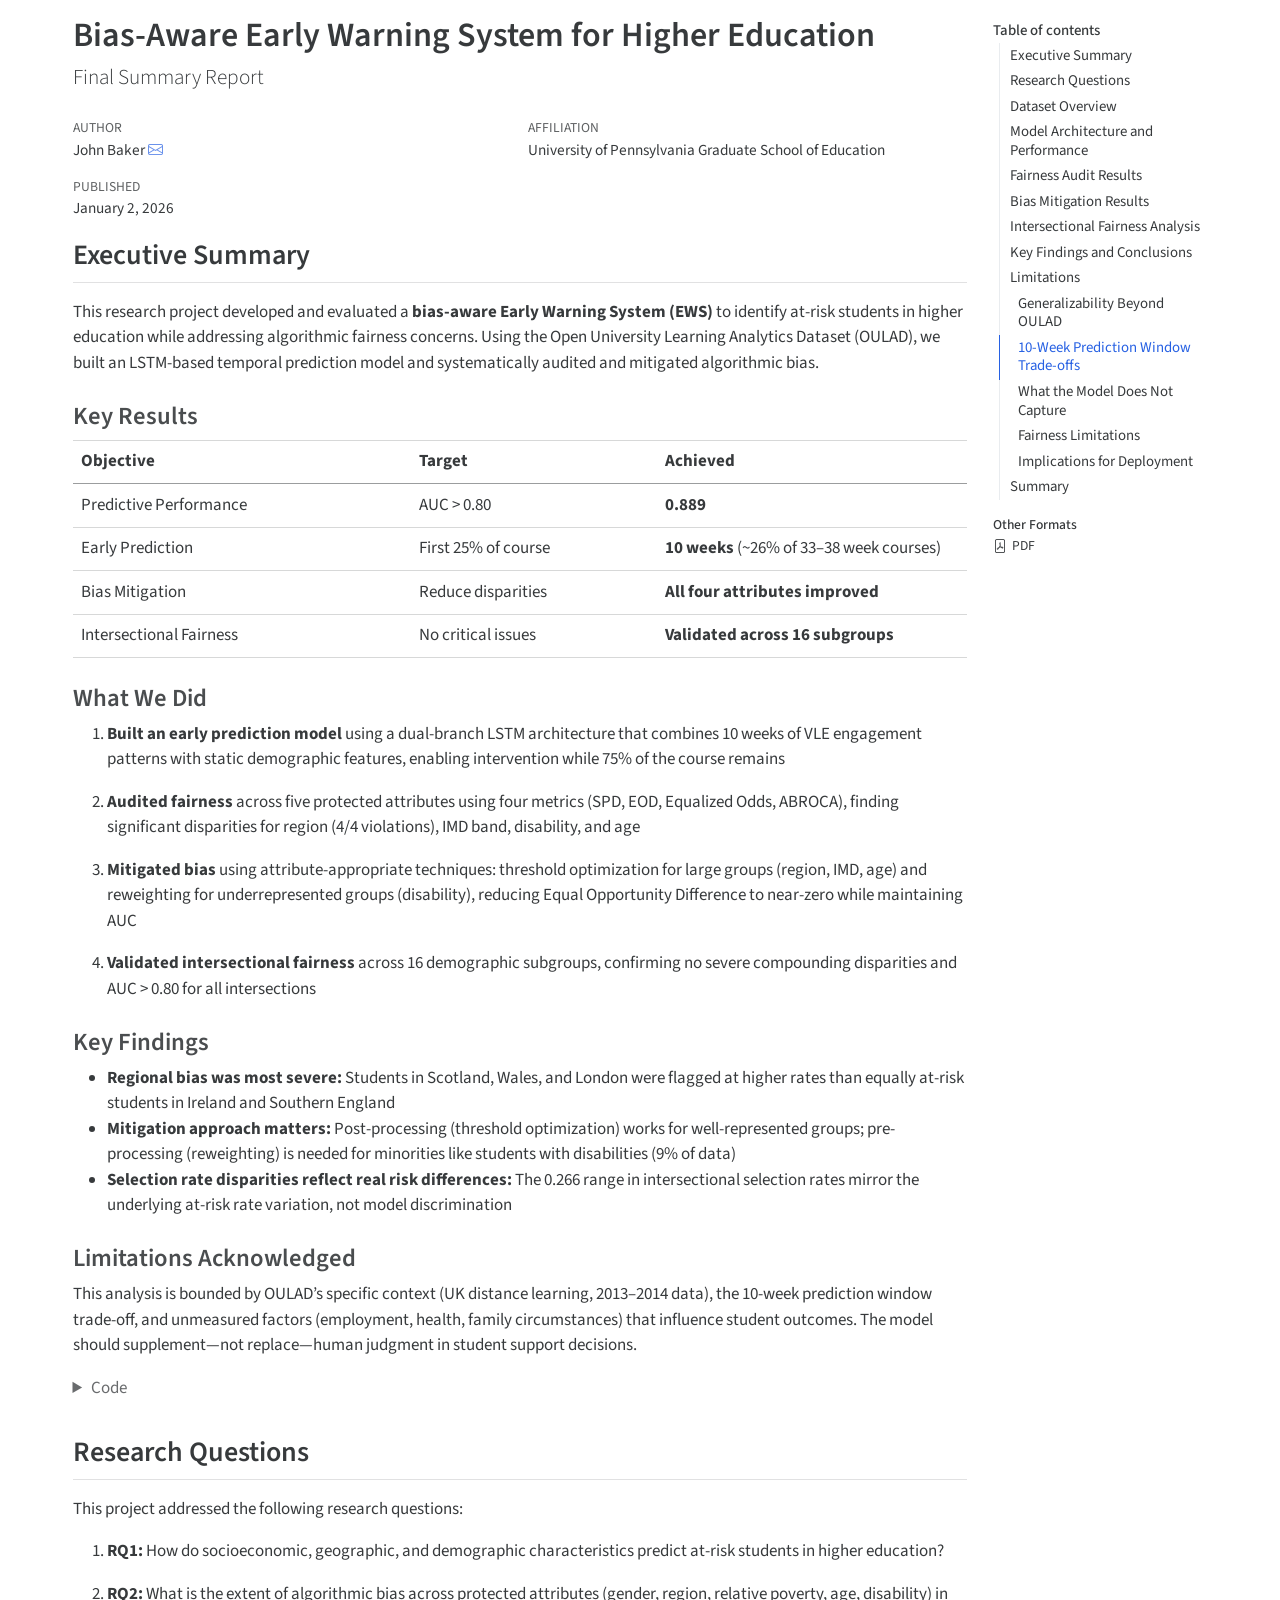
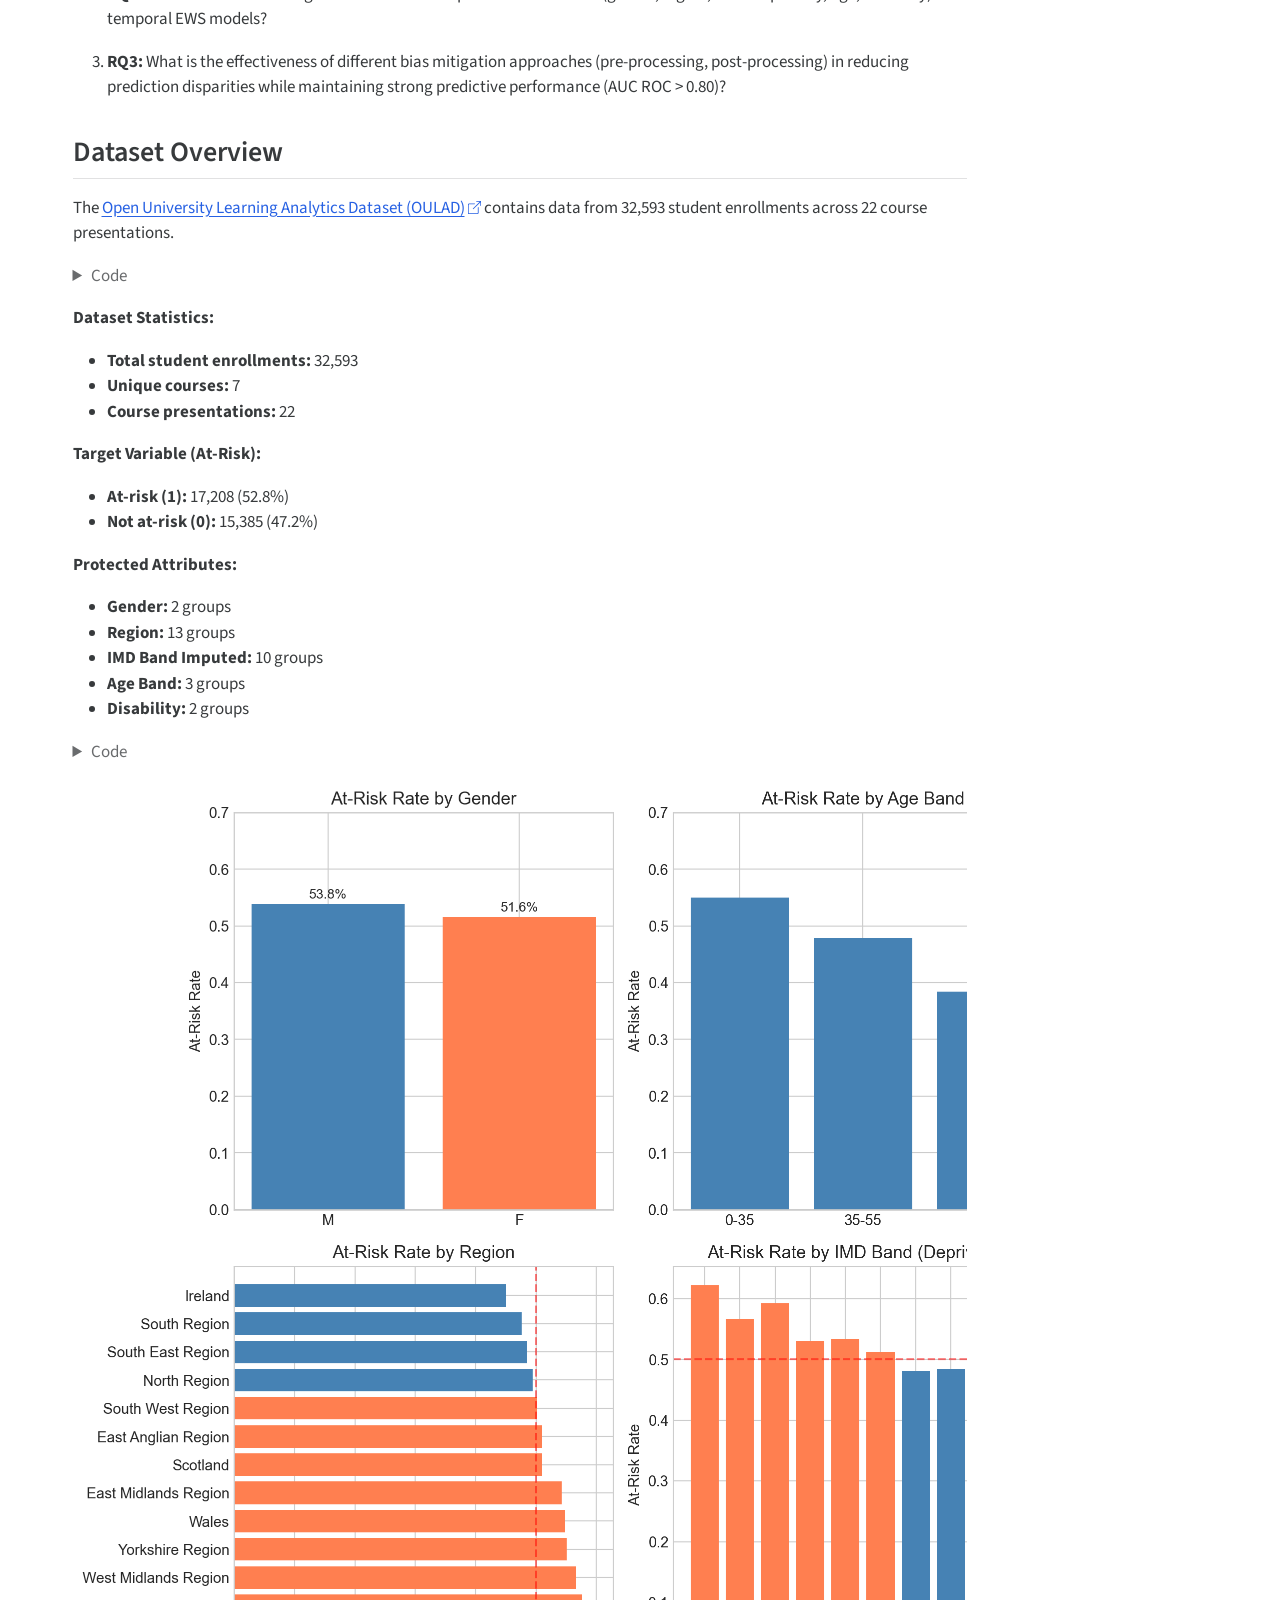
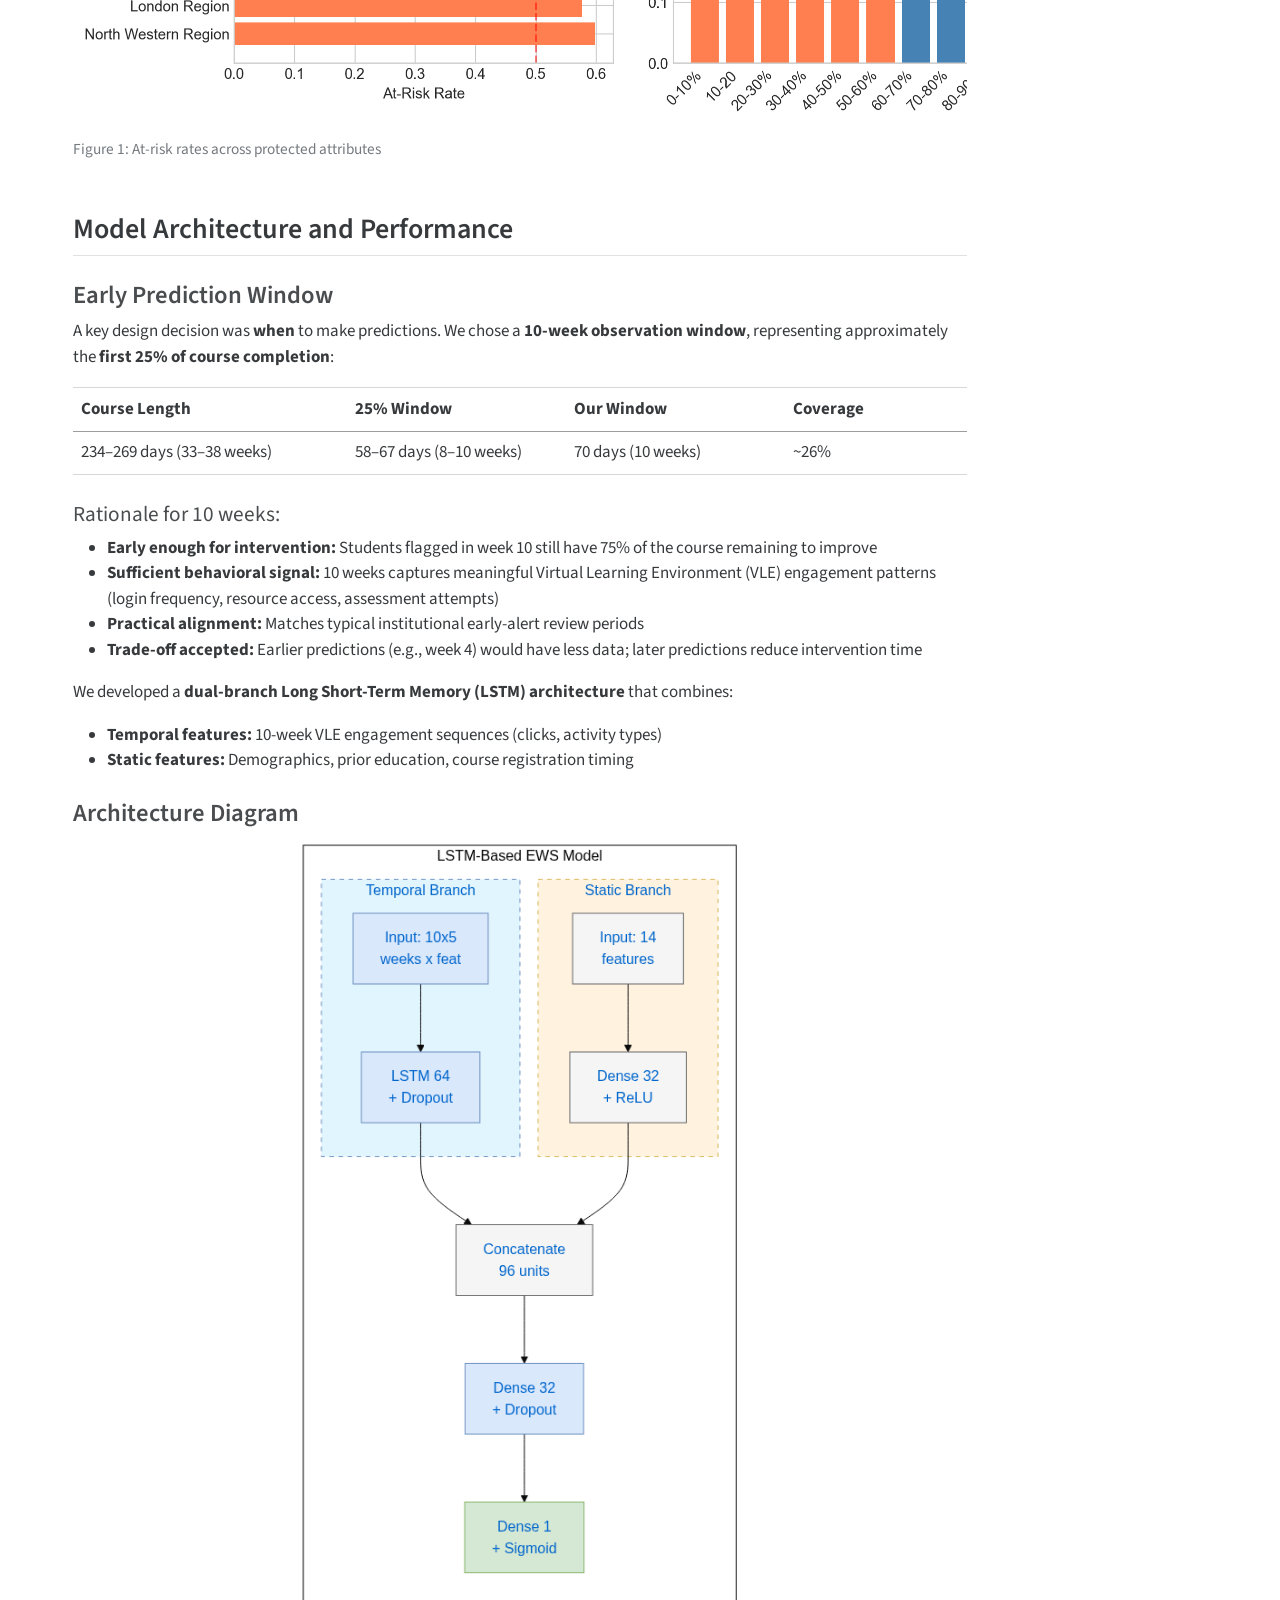
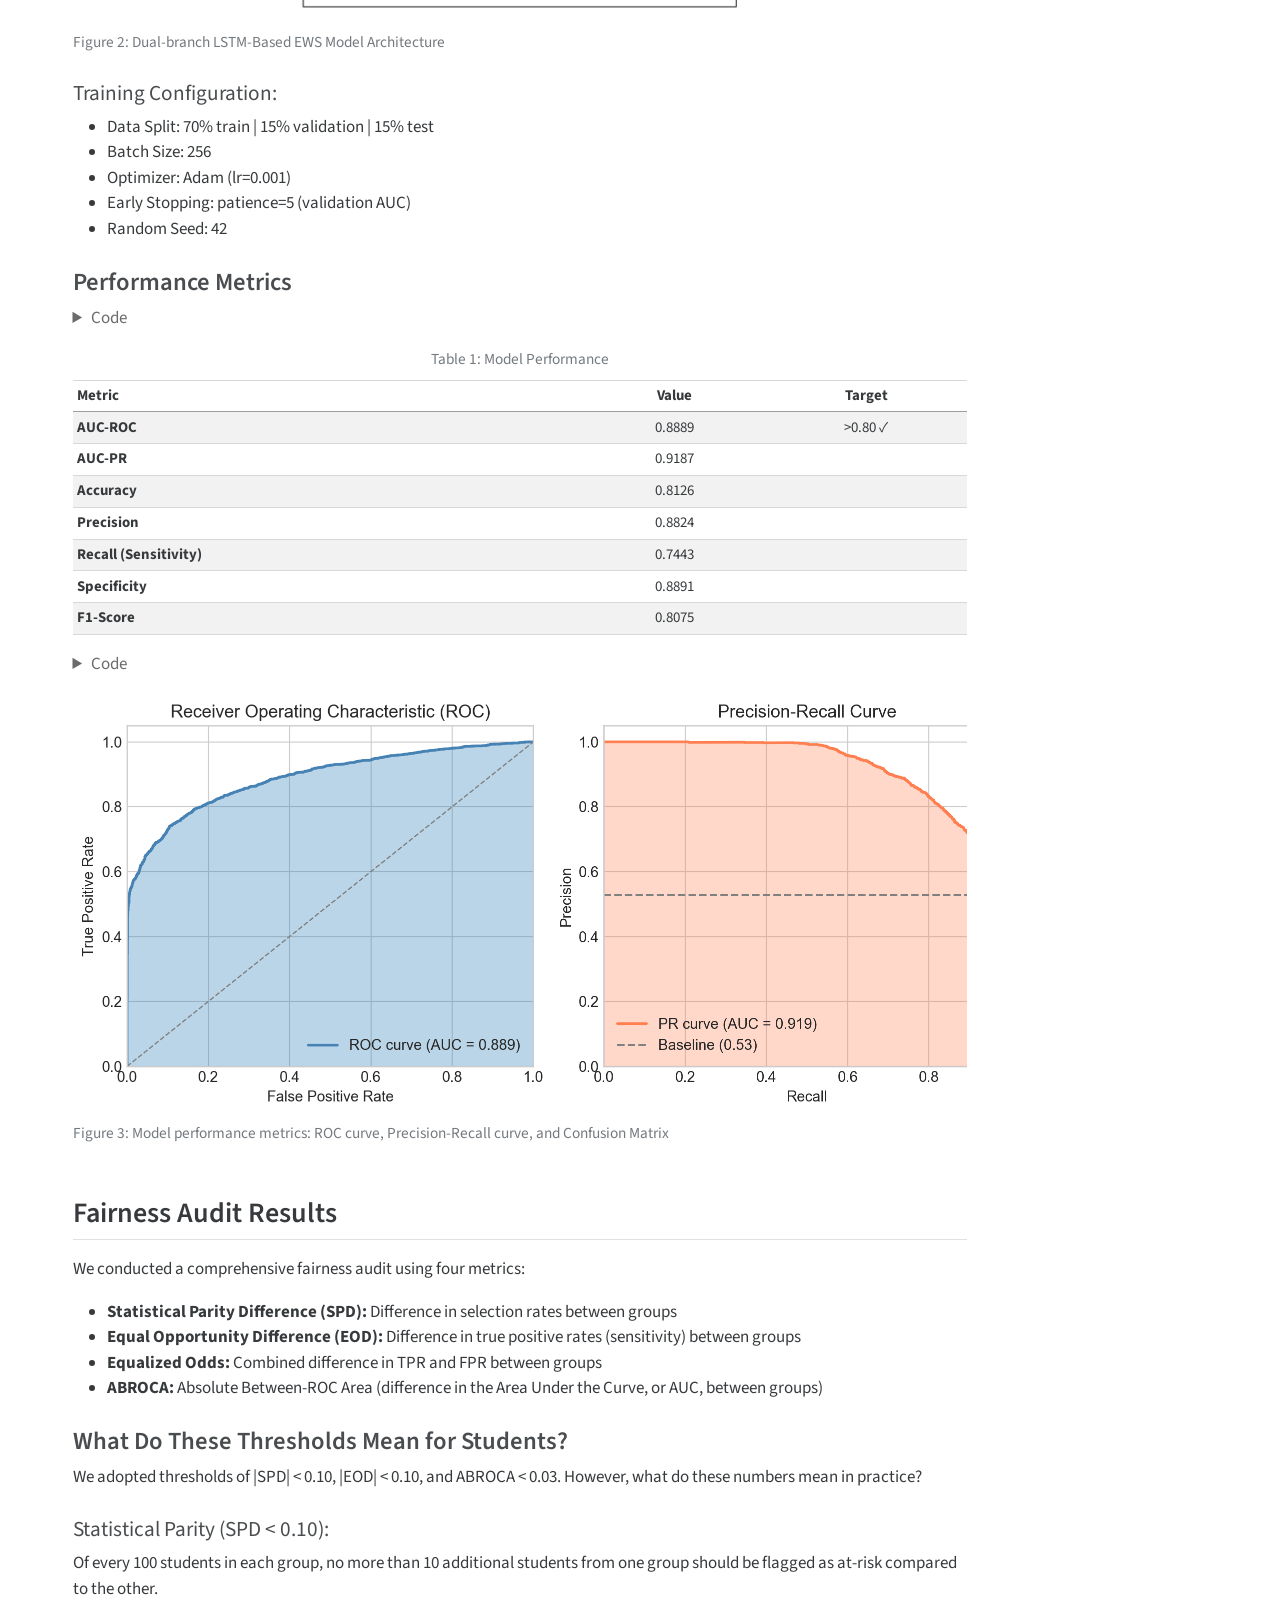
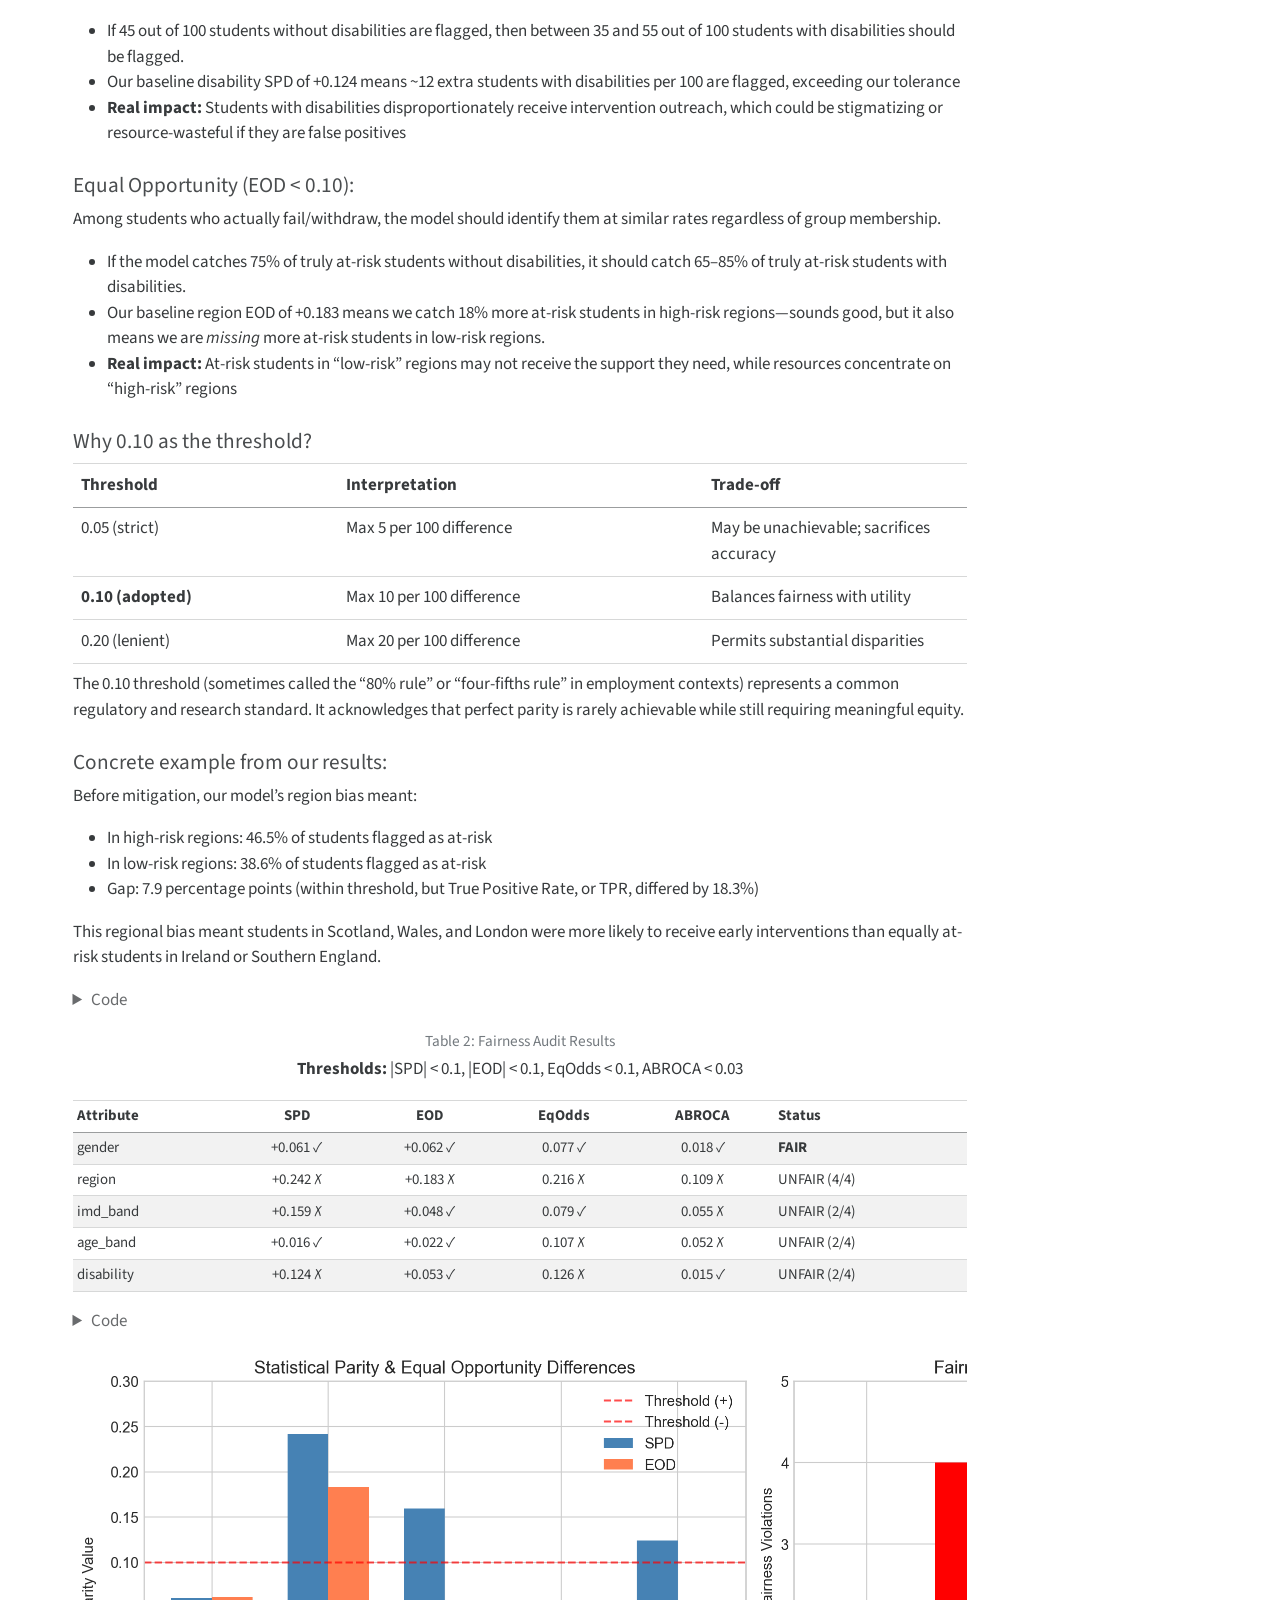
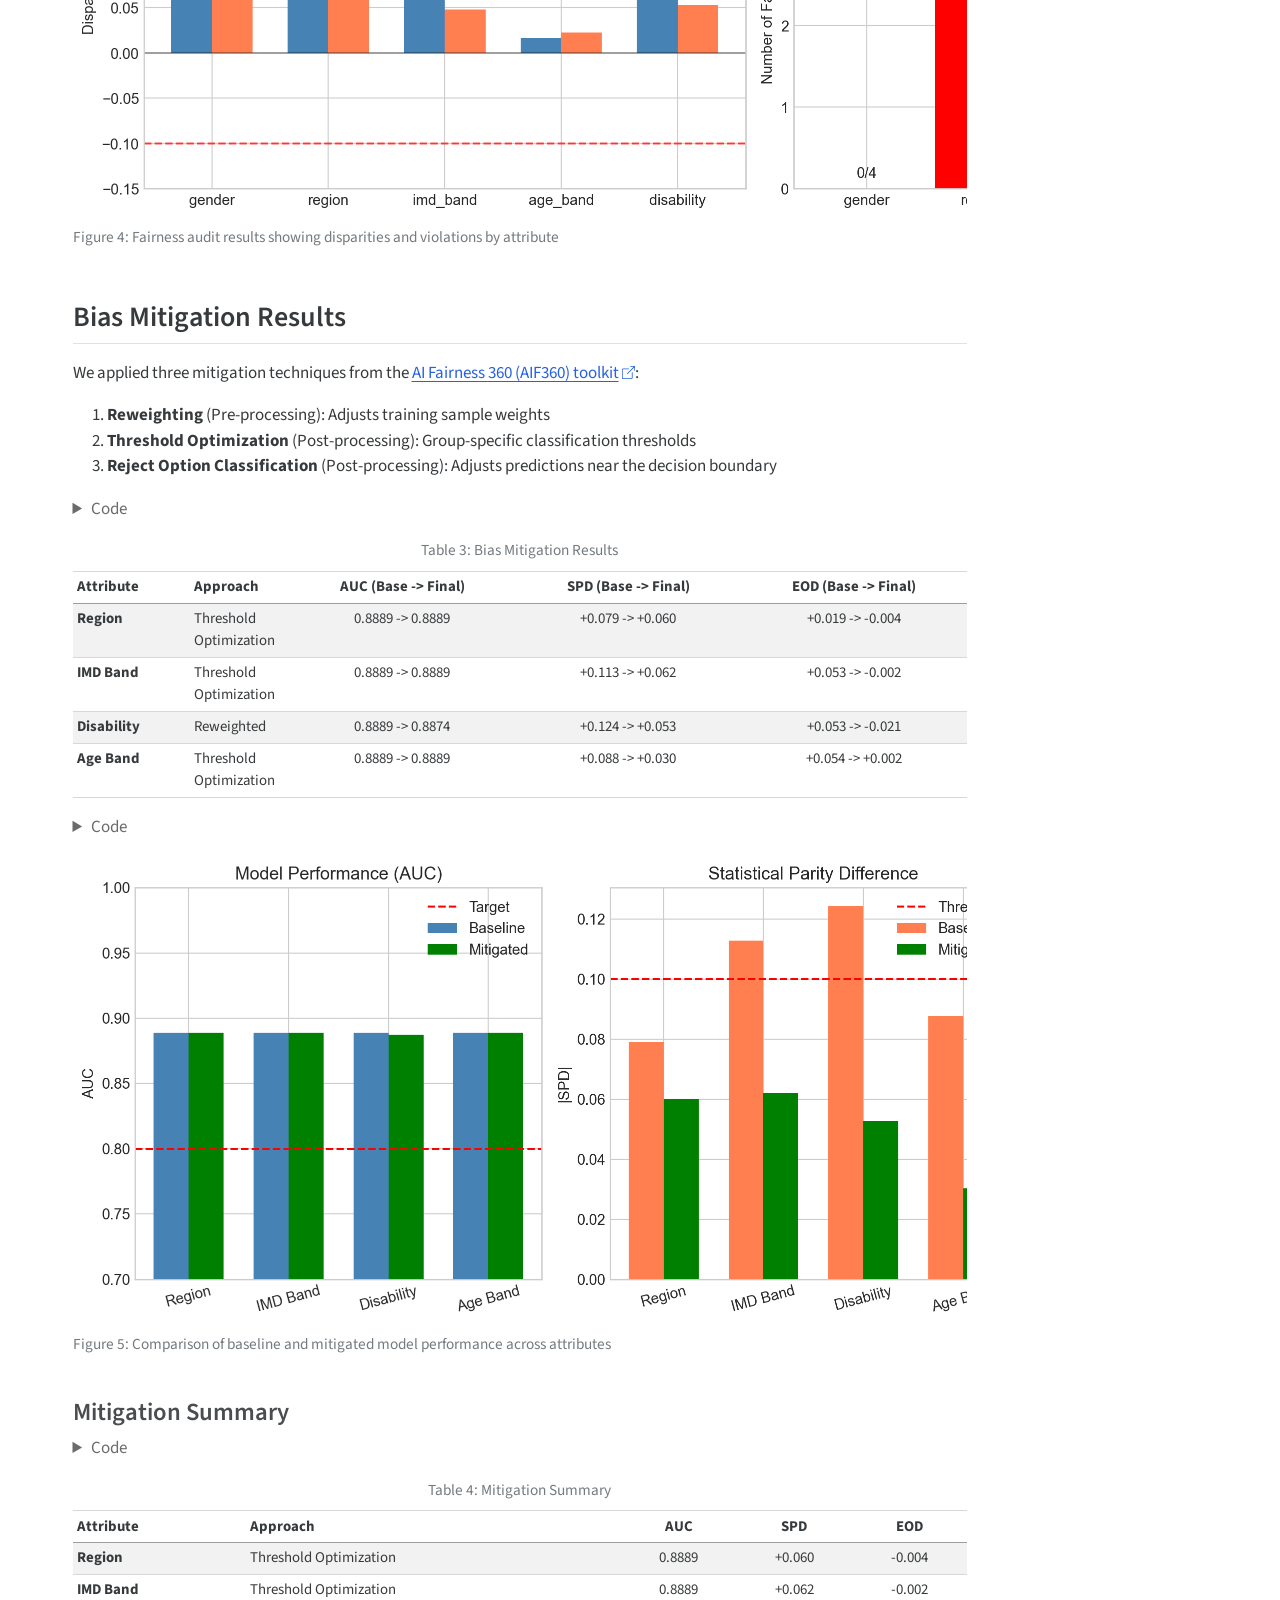
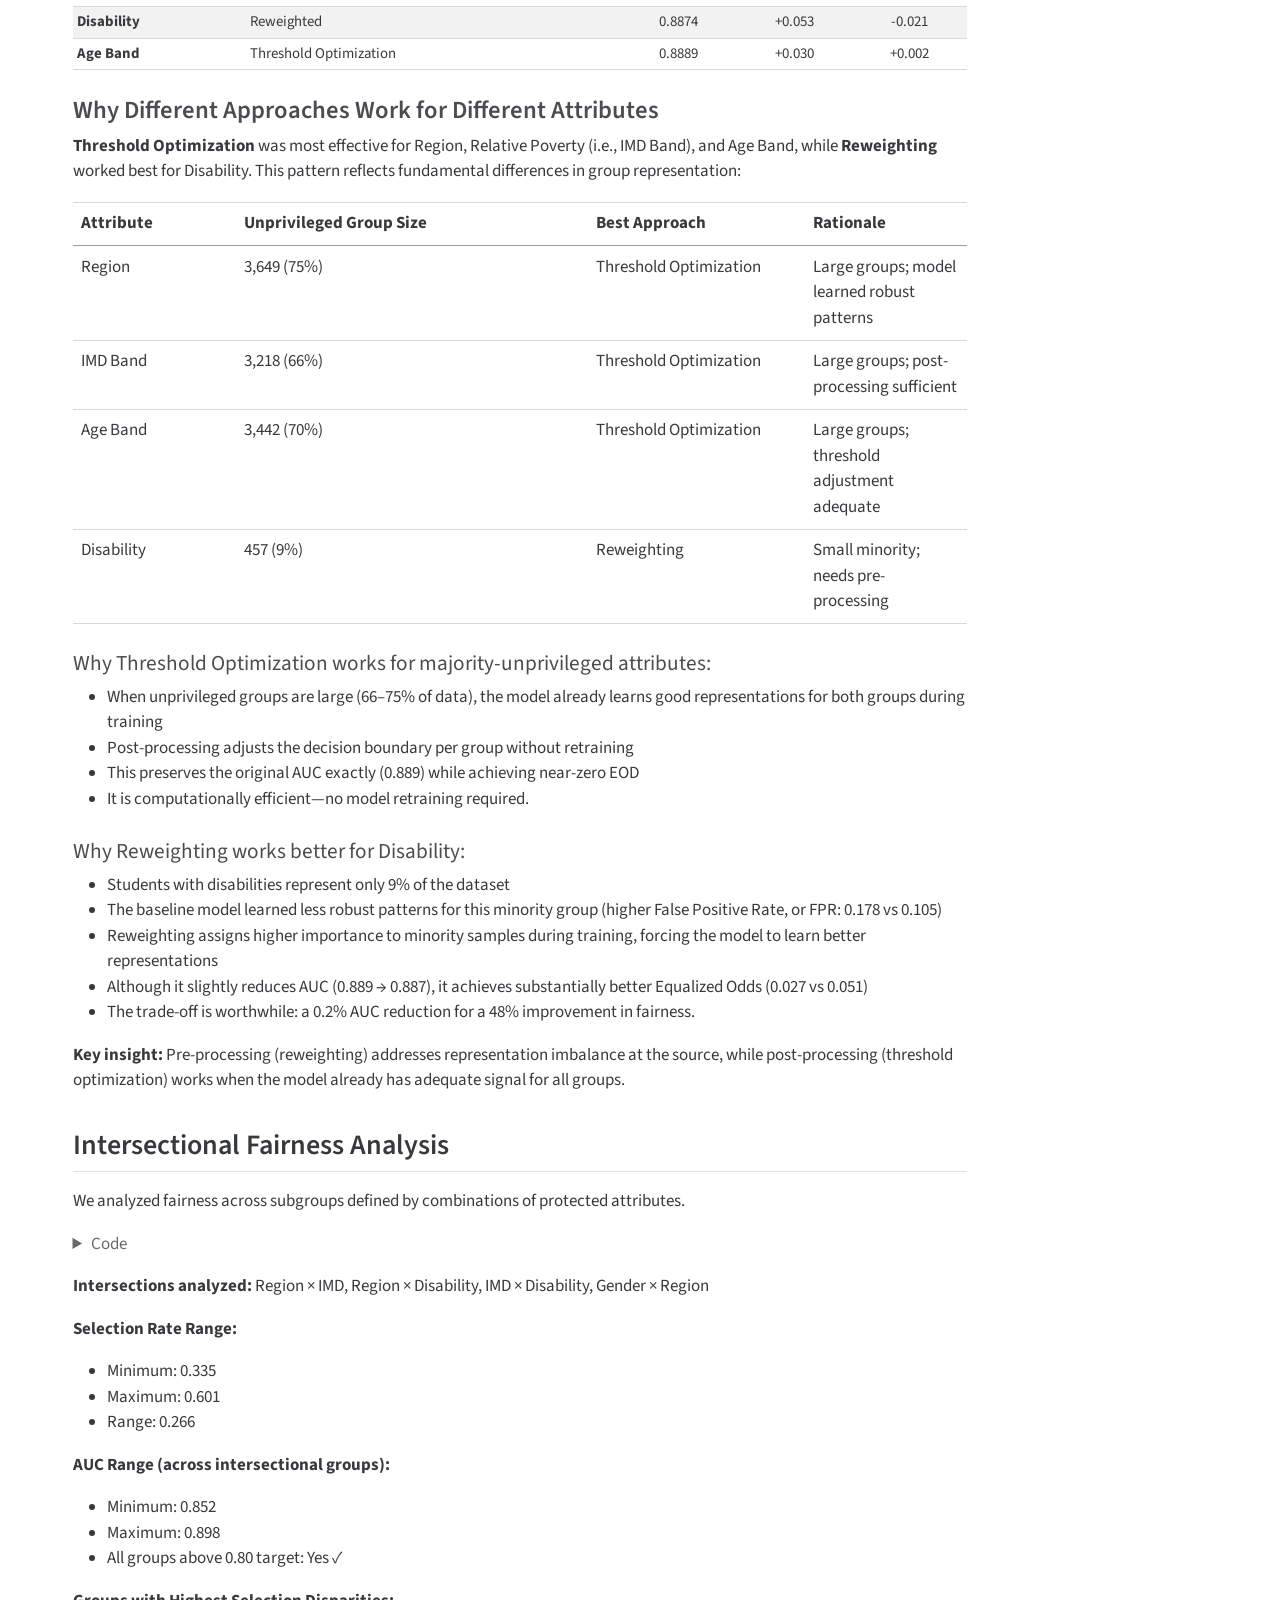
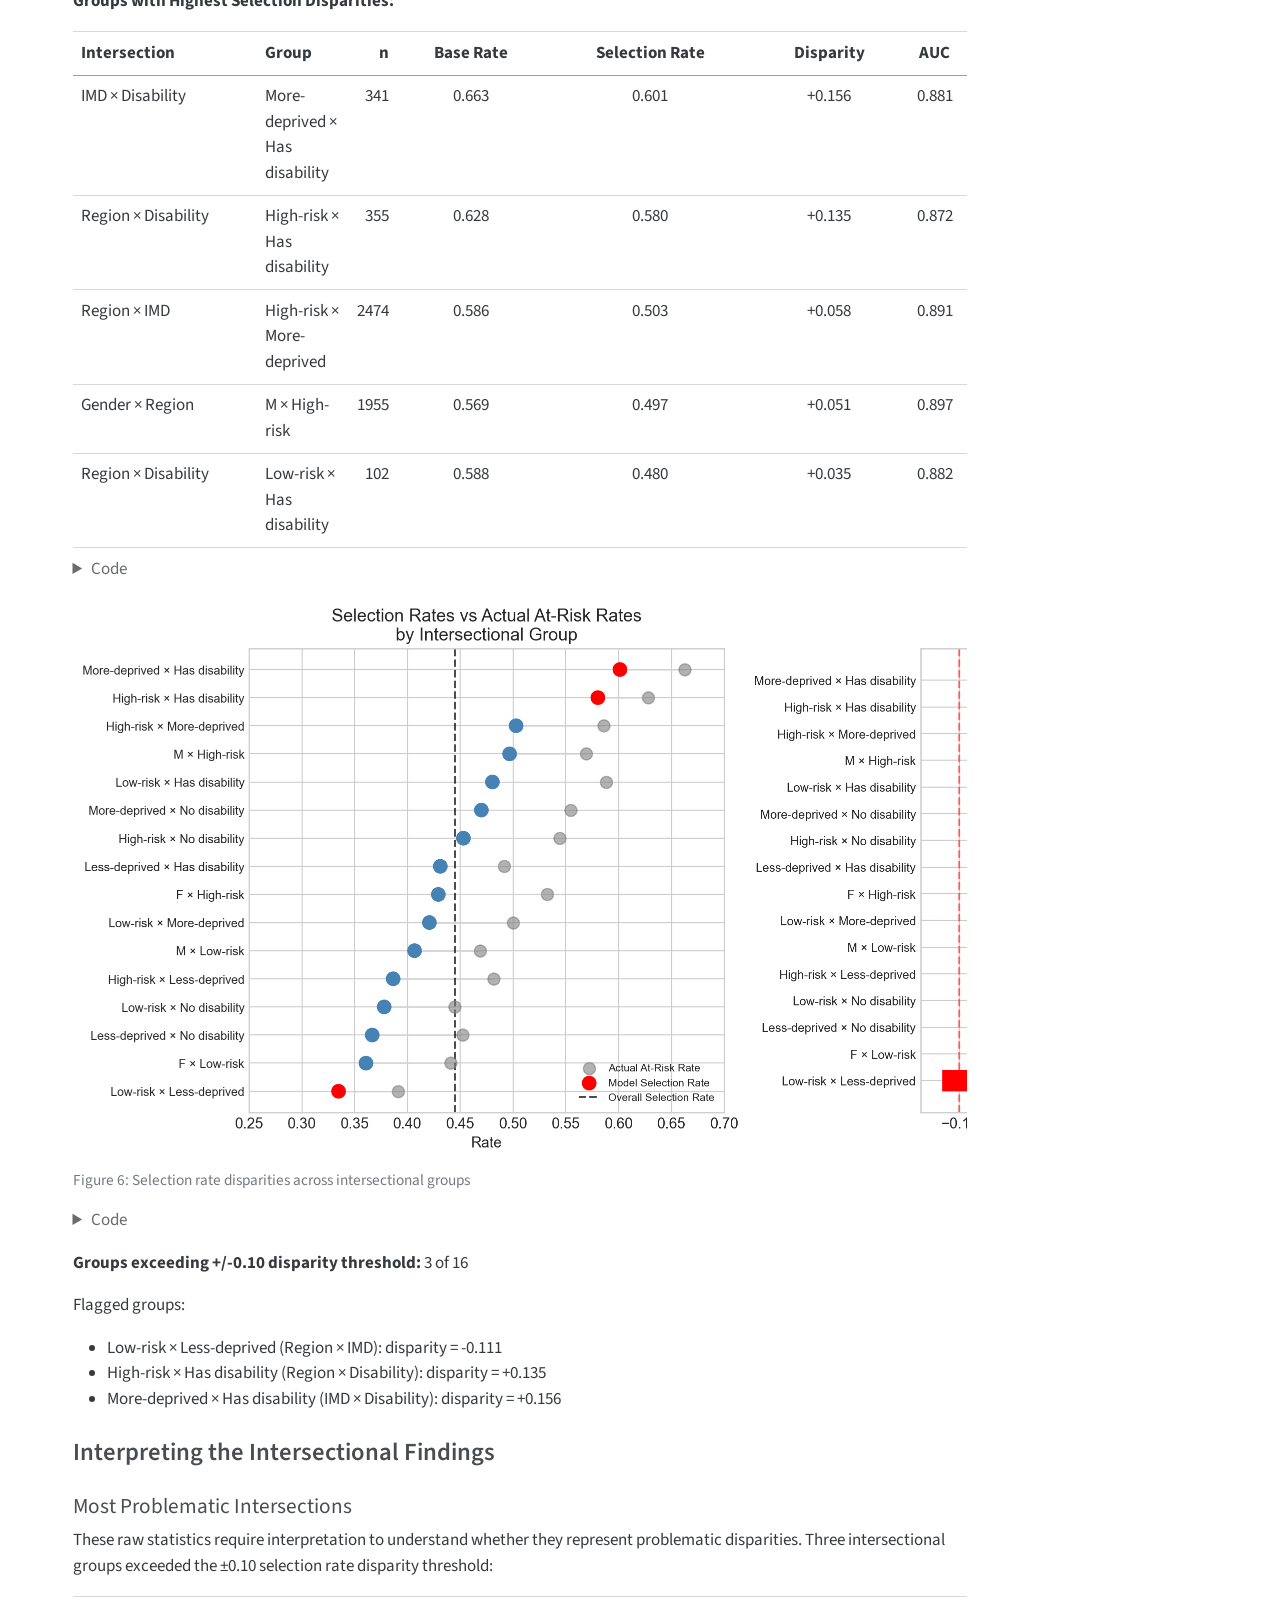
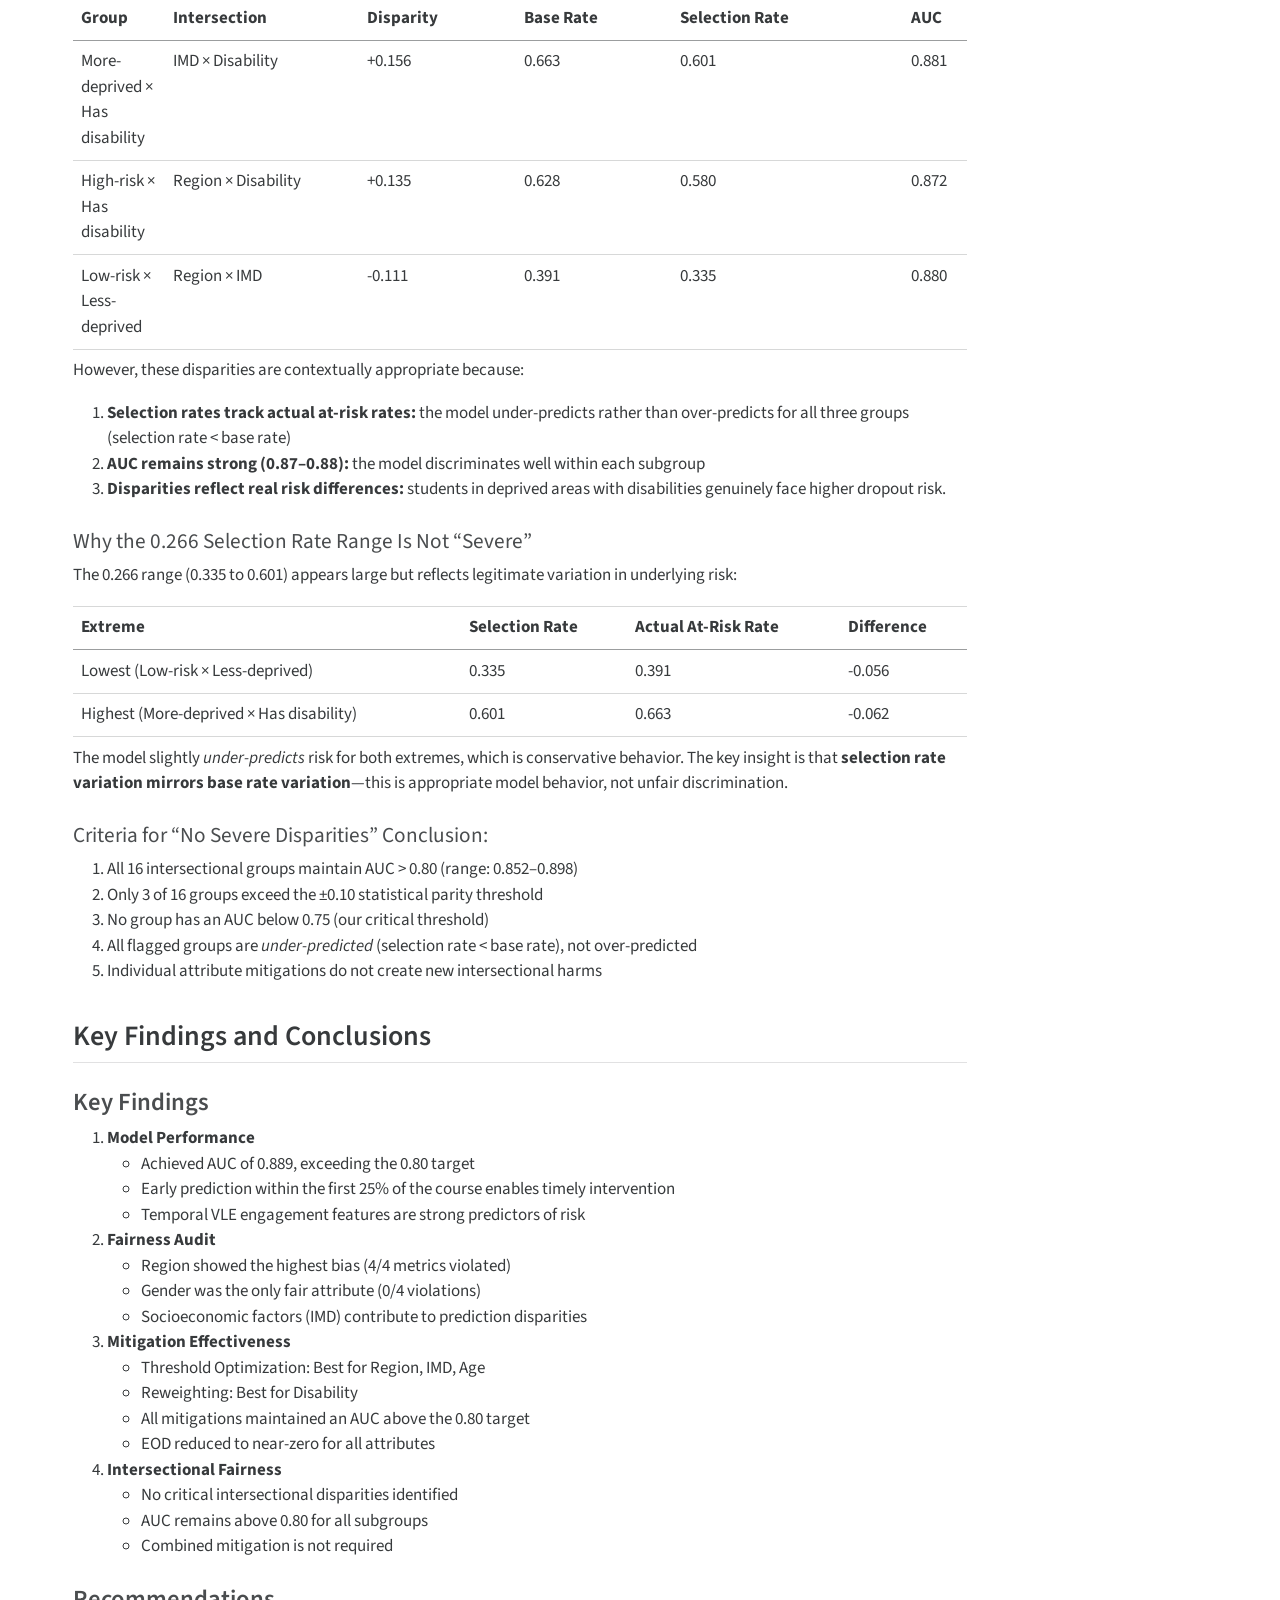
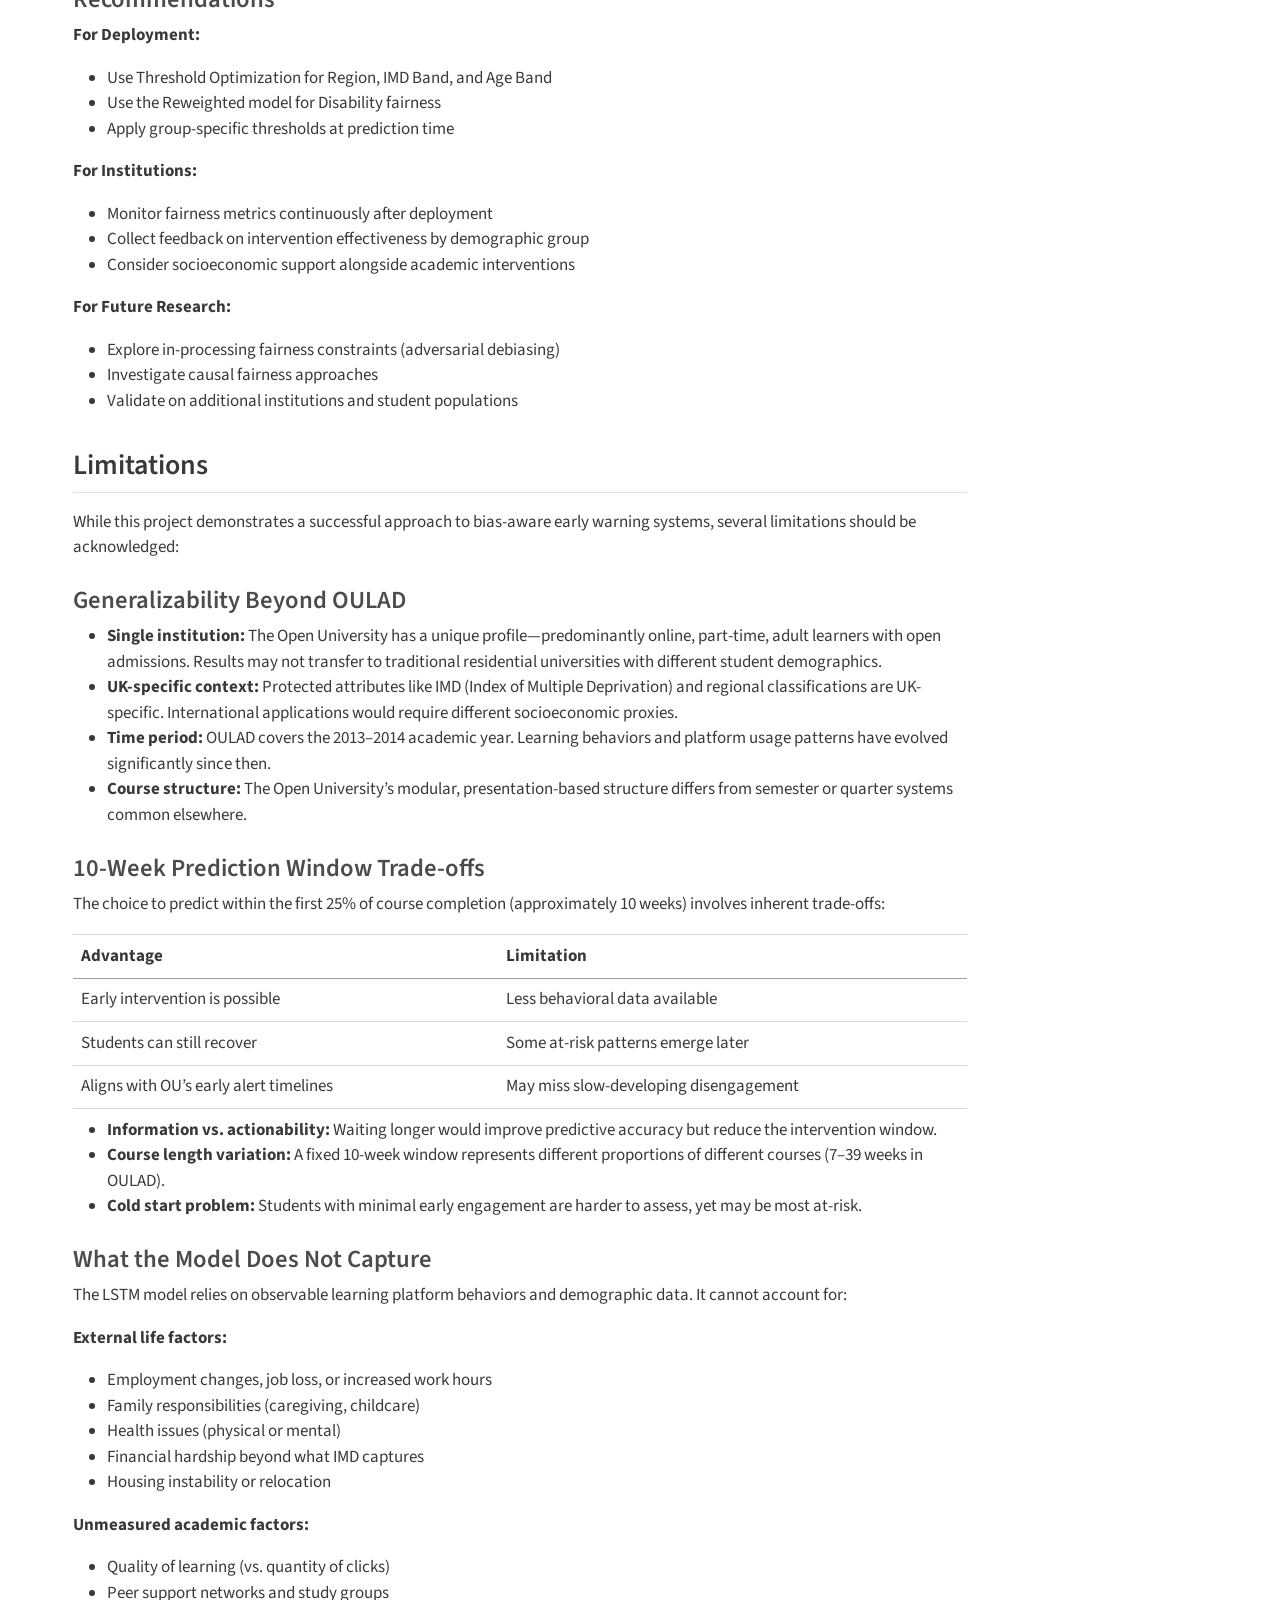
<file: reports/final_summary_report.html>
<!DOCTYPE html>
<html xmlns="http://www.w3.org/1999/xhtml" lang="en" xml:lang="en"><head>

<meta charset="utf-8">
<meta name="generator" content="quarto-1.8.25">

<meta name="viewport" content="width=device-width, initial-scale=1.0, user-scalable=yes">

<meta name="author" content="John Baker">
<meta name="dcterms.date" content="2026-01-02">

<title>Bias-Aware Early Warning System for Higher Education</title>
<style>
code{white-space: pre-wrap;}
span.smallcaps{font-variant: small-caps;}
div.columns{display: flex; gap: min(4vw, 1.5em);}
div.column{flex: auto; overflow-x: auto;}
div.hanging-indent{margin-left: 1.5em; text-indent: -1.5em;}
ul.task-list{list-style: none;}
ul.task-list li input[type="checkbox"] {
  width: 0.8em;
  margin: 0 0.8em 0.2em -1em; /* quarto-specific, see https://github.com/quarto-dev/quarto-cli/issues/4556 */ 
  vertical-align: middle;
}
/* CSS for syntax highlighting */
html { -webkit-text-size-adjust: 100%; }
pre > code.sourceCode { white-space: pre; position: relative; }
pre > code.sourceCode > span { display: inline-block; line-height: 1.25; }
pre > code.sourceCode > span:empty { height: 1.2em; }
.sourceCode { overflow: visible; }
code.sourceCode > span { color: inherit; text-decoration: inherit; }
div.sourceCode { margin: 1em 0; }
pre.sourceCode { margin: 0; }
@media screen {
div.sourceCode { overflow: auto; }
}
@media print {
pre > code.sourceCode { white-space: pre-wrap; }
pre > code.sourceCode > span { text-indent: -5em; padding-left: 5em; }
}
pre.numberSource code
  { counter-reset: source-line 0; }
pre.numberSource code > span
  { position: relative; left: -4em; counter-increment: source-line; }
pre.numberSource code > span > a:first-child::before
  { content: counter(source-line);
    position: relative; left: -1em; text-align: right; vertical-align: baseline;
    border: none; display: inline-block;
    -webkit-touch-callout: none; -webkit-user-select: none;
    -khtml-user-select: none; -moz-user-select: none;
    -ms-user-select: none; user-select: none;
    padding: 0 4px; width: 4em;
  }
pre.numberSource { margin-left: 3em;  padding-left: 4px; }
div.sourceCode
  {   }
@media screen {
pre > code.sourceCode > span > a:first-child::before { text-decoration: underline; }
}
</style>


<script src="final_summary_report_files/libs/clipboard/clipboard.min.js"></script>
<script src="final_summary_report_files/libs/quarto-html/quarto.js" type="module"></script>
<script src="final_summary_report_files/libs/quarto-html/tabsets/tabsets.js" type="module"></script>
<script src="final_summary_report_files/libs/quarto-html/axe/axe-check.js" type="module"></script>
<script src="final_summary_report_files/libs/quarto-html/popper.min.js"></script>
<script src="final_summary_report_files/libs/quarto-html/tippy.umd.min.js"></script>
<script src="final_summary_report_files/libs/quarto-html/anchor.min.js"></script>
<link href="final_summary_report_files/libs/quarto-html/tippy.css" rel="stylesheet">
<link href="final_summary_report_files/libs/quarto-html/quarto-syntax-highlighting-7b89279ff1a6dce999919e0e67d4d9ec.css" rel="stylesheet" id="quarto-text-highlighting-styles">
<script src="final_summary_report_files/libs/bootstrap/bootstrap.min.js"></script>
<link href="final_summary_report_files/libs/bootstrap/bootstrap-icons.css" rel="stylesheet">
<link href="final_summary_report_files/libs/bootstrap/bootstrap-7e6083fab22102ff398964aedbb65fba.min.css" rel="stylesheet" append-hash="true" id="quarto-bootstrap" data-mode="light">


</head>

<body class="quarto-light">

<div id="quarto-content" class="page-columns page-rows-contents page-layout-full">
<div id="quarto-margin-sidebar" class="sidebar margin-sidebar">
  <nav id="TOC" role="doc-toc" class="toc-active">
    <h2 id="toc-title">Table of contents</h2>
   
  <ul>
  <li><a href="#executive-summary" id="toc-executive-summary" class="nav-link active" data-scroll-target="#executive-summary">Executive Summary</a>
  <ul class="collapse">
  <li><a href="#key-results" id="toc-key-results" class="nav-link" data-scroll-target="#key-results">Key Results</a></li>
  <li><a href="#what-we-did" id="toc-what-we-did" class="nav-link" data-scroll-target="#what-we-did">What We Did</a></li>
  <li><a href="#key-findings" id="toc-key-findings" class="nav-link" data-scroll-target="#key-findings">Key Findings</a></li>
  <li><a href="#limitations-acknowledged" id="toc-limitations-acknowledged" class="nav-link" data-scroll-target="#limitations-acknowledged">Limitations Acknowledged</a></li>
  </ul></li>
  <li><a href="#research-questions" id="toc-research-questions" class="nav-link" data-scroll-target="#research-questions">Research Questions</a></li>
  <li><a href="#dataset-overview" id="toc-dataset-overview" class="nav-link" data-scroll-target="#dataset-overview">Dataset Overview</a></li>
  <li><a href="#model-architecture-and-performance" id="toc-model-architecture-and-performance" class="nav-link" data-scroll-target="#model-architecture-and-performance">Model Architecture and Performance</a>
  <ul class="collapse">
  <li><a href="#early-prediction-window" id="toc-early-prediction-window" class="nav-link" data-scroll-target="#early-prediction-window">Early Prediction Window</a></li>
  <li><a href="#architecture-diagram" id="toc-architecture-diagram" class="nav-link" data-scroll-target="#architecture-diagram">Architecture Diagram</a></li>
  <li><a href="#performance-metrics" id="toc-performance-metrics" class="nav-link" data-scroll-target="#performance-metrics">Performance Metrics</a></li>
  </ul></li>
  <li><a href="#fairness-audit-results" id="toc-fairness-audit-results" class="nav-link" data-scroll-target="#fairness-audit-results">Fairness Audit Results</a>
  <ul class="collapse">
  <li><a href="#what-do-these-thresholds-mean-for-students" id="toc-what-do-these-thresholds-mean-for-students" class="nav-link" data-scroll-target="#what-do-these-thresholds-mean-for-students">What Do These Thresholds Mean for Students?</a></li>
  </ul></li>
  <li><a href="#bias-mitigation-results" id="toc-bias-mitigation-results" class="nav-link" data-scroll-target="#bias-mitigation-results">Bias Mitigation Results</a>
  <ul class="collapse">
  <li><a href="#mitigation-summary" id="toc-mitigation-summary" class="nav-link" data-scroll-target="#mitigation-summary">Mitigation Summary</a></li>
  <li><a href="#why-different-approaches-work-for-different-attributes" id="toc-why-different-approaches-work-for-different-attributes" class="nav-link" data-scroll-target="#why-different-approaches-work-for-different-attributes">Why Different Approaches Work for Different Attributes</a></li>
  </ul></li>
  <li><a href="#intersectional-fairness-analysis" id="toc-intersectional-fairness-analysis" class="nav-link" data-scroll-target="#intersectional-fairness-analysis">Intersectional Fairness Analysis</a>
  <ul class="collapse">
  <li><a href="#interpreting-the-intersectional-findings" id="toc-interpreting-the-intersectional-findings" class="nav-link" data-scroll-target="#interpreting-the-intersectional-findings">Interpreting the Intersectional Findings</a></li>
  </ul></li>
  <li><a href="#key-findings-and-conclusions" id="toc-key-findings-and-conclusions" class="nav-link" data-scroll-target="#key-findings-and-conclusions">Key Findings and Conclusions</a>
  <ul class="collapse">
  <li><a href="#key-findings-1" id="toc-key-findings-1" class="nav-link" data-scroll-target="#key-findings-1">Key Findings</a></li>
  <li><a href="#recommendations" id="toc-recommendations" class="nav-link" data-scroll-target="#recommendations">Recommendations</a></li>
  </ul></li>
  <li><a href="#limitations" id="toc-limitations" class="nav-link" data-scroll-target="#limitations">Limitations</a>
  <ul class="collapse">
  <li><a href="#generalizability-beyond-oulad" id="toc-generalizability-beyond-oulad" class="nav-link" data-scroll-target="#generalizability-beyond-oulad">Generalizability Beyond OULAD</a></li>
  <li><a href="#week-prediction-window-trade-offs" id="toc-week-prediction-window-trade-offs" class="nav-link" data-scroll-target="#week-prediction-window-trade-offs">10-Week Prediction Window Trade-offs</a></li>
  <li><a href="#what-the-model-does-not-capture" id="toc-what-the-model-does-not-capture" class="nav-link" data-scroll-target="#what-the-model-does-not-capture">What the Model Does Not Capture</a></li>
  <li><a href="#fairness-limitations" id="toc-fairness-limitations" class="nav-link" data-scroll-target="#fairness-limitations">Fairness Limitations</a></li>
  <li><a href="#implications-for-deployment" id="toc-implications-for-deployment" class="nav-link" data-scroll-target="#implications-for-deployment">Implications for Deployment</a></li>
  </ul></li>
  <li><a href="#summary" id="toc-summary" class="nav-link" data-scroll-target="#summary">Summary</a></li>
  
  </ul>
<div class="quarto-alternate-formats"><h2>Other Formats</h2><ul><li><a href="final_summary_report.pdf"><i class="bi bi-file-pdf"></i>PDF</a></li></ul></div></nav>
</div>
<main class="content column-page-left" id="quarto-document-content">

<header id="title-block-header" class="quarto-title-block default">
<div class="quarto-title">
<h1 class="title">Bias-Aware Early Warning System for Higher Education</h1>
<p class="subtitle lead">Final Summary Report</p>
</div>


<div class="quarto-title-meta-author column-page-left">
  <div class="quarto-title-meta-heading">Author</div>
  <div class="quarto-title-meta-heading">Affiliation</div>
  
    <div class="quarto-title-meta-contents">
    <p class="author">John Baker <a href="mailto:jbaker1@upenn.edu" class="quarto-title-author-email"><i class="bi bi-envelope"></i></a> </p>
  </div>
  <div class="quarto-title-meta-contents">
        <p class="affiliation">
            University of Pennsylvania Graduate School of Education
          </p>
      </div>
  </div>

<div class="quarto-title-meta column-page-left">

      
    <div>
    <div class="quarto-title-meta-heading">Published</div>
    <div class="quarto-title-meta-contents">
      <p class="date">January 2, 2026</p>
    </div>
  </div>
  
    
  </div>
  


</header>


<section id="executive-summary" class="level2 unnumbered">
<h2 class="unnumbered anchored" data-anchor-id="executive-summary">Executive Summary</h2>
<p>This research project developed and evaluated a <strong>bias-aware Early Warning System (EWS)</strong> to identify at-risk students in higher education while addressing algorithmic fairness concerns. Using the Open University Learning Analytics Dataset (OULAD), we built an LSTM-based temporal prediction model and systematically audited and mitigated algorithmic bias.</p>
<section id="key-results" class="level3 unnumbered">
<h3 class="unnumbered anchored" data-anchor-id="key-results">Key Results</h3>
<table class="caption-top table">
<colgroup>
<col style="width: 37%">
<col style="width: 27%">
<col style="width: 34%">
</colgroup>
<thead>
<tr class="header">
<th>Objective</th>
<th>Target</th>
<th>Achieved</th>
</tr>
</thead>
<tbody>
<tr class="odd">
<td>Predictive Performance</td>
<td>AUC &gt; 0.80</td>
<td><strong>0.889</strong></td>
</tr>
<tr class="even">
<td>Early Prediction</td>
<td>First 25% of course</td>
<td><strong>10 weeks</strong> (~26% of 33–38 week courses)</td>
</tr>
<tr class="odd">
<td>Bias Mitigation</td>
<td>Reduce disparities</td>
<td><strong>All four attributes improved</strong></td>
</tr>
<tr class="even">
<td>Intersectional Fairness</td>
<td>No critical issues</td>
<td><strong>Validated across 16 subgroups</strong></td>
</tr>
</tbody>
</table>
</section>
<section id="what-we-did" class="level3 unnumbered">
<h3 class="unnumbered anchored" data-anchor-id="what-we-did">What We Did</h3>
<ol type="1">
<li><p><strong>Built an early prediction model</strong> using a dual-branch LSTM architecture that combines 10 weeks of VLE engagement patterns with static demographic features, enabling intervention while 75% of the course remains</p></li>
<li><p><strong>Audited fairness</strong> across five protected attributes using four metrics (SPD, EOD, Equalized Odds, ABROCA), finding significant disparities for region (4/4 violations), IMD band, disability, and age</p></li>
<li><p><strong>Mitigated bias</strong> using attribute-appropriate techniques: threshold optimization for large groups (region, IMD, age) and reweighting for underrepresented groups (disability), reducing Equal Opportunity Difference to near-zero while maintaining AUC</p></li>
<li><p><strong>Validated intersectional fairness</strong> across 16 demographic subgroups, confirming no severe compounding disparities and AUC &gt; 0.80 for all intersections</p></li>
</ol>
</section>
<section id="key-findings" class="level3 unnumbered">
<h3 class="unnumbered anchored" data-anchor-id="key-findings">Key Findings</h3>
<ul>
<li><strong>Regional bias was most severe:</strong> Students in Scotland, Wales, and London were flagged at higher rates than equally at-risk students in Ireland and Southern England</li>
<li><strong>Mitigation approach matters:</strong> Post-processing (threshold optimization) works for well-represented groups; pre-processing (reweighting) is needed for minorities like students with disabilities (9% of data)</li>
<li><strong>Selection rate disparities reflect real risk differences:</strong> The 0.266 range in intersectional selection rates mirror the underlying at-risk rate variation, not model discrimination</li>
</ul>
<div style="page-break-after: always;"></div>
</section>
<section id="limitations-acknowledged" class="level3 unnumbered">
<h3 class="unnumbered anchored" data-anchor-id="limitations-acknowledged">Limitations Acknowledged</h3>
<p>This analysis is bounded by OULAD’s specific context (UK distance learning, 2013–2014 data), the 10-week prediction window trade-off, and unmeasured factors (employment, health, family circumstances) that influence student outcomes. The model should supplement—not replace—human judgment in student support decisions.</p>
<div id="setup" class="cell" data-execution_count="1">
<details class="code-fold">
<summary>Code</summary>
<div class="code-copy-outer-scaffold"><div class="sourceCode cell-code" id="cb1"><pre class="sourceCode python code-with-copy"><code class="sourceCode python"><span id="cb1-1"><a href="#cb1-1" aria-hidden="true" tabindex="-1"></a><span class="im">import</span> os</span>
<span id="cb1-2"><a href="#cb1-2" aria-hidden="true" tabindex="-1"></a><span class="im">import</span> warnings</span>
<span id="cb1-3"><a href="#cb1-3" aria-hidden="true" tabindex="-1"></a><span class="im">import</span> numpy <span class="im">as</span> np</span>
<span id="cb1-4"><a href="#cb1-4" aria-hidden="true" tabindex="-1"></a><span class="im">import</span> pandas <span class="im">as</span> pd</span>
<span id="cb1-5"><a href="#cb1-5" aria-hidden="true" tabindex="-1"></a><span class="im">import</span> json</span>
<span id="cb1-6"><a href="#cb1-6" aria-hidden="true" tabindex="-1"></a><span class="im">from</span> pathlib <span class="im">import</span> Path</span>
<span id="cb1-7"><a href="#cb1-7" aria-hidden="true" tabindex="-1"></a><span class="im">import</span> matplotlib.pyplot <span class="im">as</span> plt</span>
<span id="cb1-8"><a href="#cb1-8" aria-hidden="true" tabindex="-1"></a><span class="im">import</span> seaborn <span class="im">as</span> sns</span>
<span id="cb1-9"><a href="#cb1-9" aria-hidden="true" tabindex="-1"></a></span>
<span id="cb1-10"><a href="#cb1-10" aria-hidden="true" tabindex="-1"></a>os.environ[<span class="st">'TF_CPP_MIN_LOG_LEVEL'</span>] <span class="op">=</span> <span class="st">'2'</span></span>
<span id="cb1-11"><a href="#cb1-11" aria-hidden="true" tabindex="-1"></a>warnings.filterwarnings(<span class="st">'ignore'</span>)</span>
<span id="cb1-12"><a href="#cb1-12" aria-hidden="true" tabindex="-1"></a></span>
<span id="cb1-13"><a href="#cb1-13" aria-hidden="true" tabindex="-1"></a>plt.style.use(<span class="st">'seaborn-v0_8-whitegrid'</span>)</span>
<span id="cb1-14"><a href="#cb1-14" aria-hidden="true" tabindex="-1"></a>plt.rcParams[<span class="st">'figure.figsize'</span>] <span class="op">=</span> (<span class="dv">12</span>, <span class="dv">6</span>)</span>
<span id="cb1-15"><a href="#cb1-15" aria-hidden="true" tabindex="-1"></a>plt.rcParams[<span class="st">'font.size'</span>] <span class="op">=</span> <span class="dv">11</span></span>
<span id="cb1-16"><a href="#cb1-16" aria-hidden="true" tabindex="-1"></a></span>
<span id="cb1-17"><a href="#cb1-17" aria-hidden="true" tabindex="-1"></a>DATA_DIR <span class="op">=</span> Path(<span class="st">"../data/processed"</span>)</span>
<span id="cb1-18"><a href="#cb1-18" aria-hidden="true" tabindex="-1"></a>FIGURES_DIR <span class="op">=</span> Path(<span class="st">"../figures"</span>)</span>
<span id="cb1-19"><a href="#cb1-19" aria-hidden="true" tabindex="-1"></a>FIGURES_DIR.mkdir(exist_ok<span class="op">=</span><span class="va">True</span>)</span>
<span id="cb1-20"><a href="#cb1-20" aria-hidden="true" tabindex="-1"></a>REPORTS_DIR <span class="op">=</span> Path(<span class="st">"."</span>)</span>
<span id="cb1-21"><a href="#cb1-21" aria-hidden="true" tabindex="-1"></a>REPORTS_DIR.mkdir(exist_ok<span class="op">=</span><span class="va">True</span>)</span>
<span id="cb1-22"><a href="#cb1-22" aria-hidden="true" tabindex="-1"></a></span>
<span id="cb1-23"><a href="#cb1-23" aria-hidden="true" tabindex="-1"></a><span class="co"># Load all results</span></span>
<span id="cb1-24"><a href="#cb1-24" aria-hidden="true" tabindex="-1"></a><span class="cf">with</span> <span class="bu">open</span>(DATA_DIR <span class="op">/</span> <span class="st">'fairness_results.json'</span>, <span class="st">'r'</span>) <span class="im">as</span> f:</span>
<span id="cb1-25"><a href="#cb1-25" aria-hidden="true" tabindex="-1"></a>    fairness_results <span class="op">=</span> json.load(f)</span>
<span id="cb1-26"><a href="#cb1-26" aria-hidden="true" tabindex="-1"></a></span>
<span id="cb1-27"><a href="#cb1-27" aria-hidden="true" tabindex="-1"></a><span class="cf">with</span> <span class="bu">open</span>(DATA_DIR <span class="op">/</span> <span class="st">'mitigation_results_region.json'</span>, <span class="st">'r'</span>) <span class="im">as</span> f:</span>
<span id="cb1-28"><a href="#cb1-28" aria-hidden="true" tabindex="-1"></a>    mitigation_region <span class="op">=</span> json.load(f)</span>
<span id="cb1-29"><a href="#cb1-29" aria-hidden="true" tabindex="-1"></a></span>
<span id="cb1-30"><a href="#cb1-30" aria-hidden="true" tabindex="-1"></a><span class="cf">with</span> <span class="bu">open</span>(DATA_DIR <span class="op">/</span> <span class="st">'mitigation_results_imd.json'</span>, <span class="st">'r'</span>) <span class="im">as</span> f:</span>
<span id="cb1-31"><a href="#cb1-31" aria-hidden="true" tabindex="-1"></a>    mitigation_imd <span class="op">=</span> json.load(f)</span>
<span id="cb1-32"><a href="#cb1-32" aria-hidden="true" tabindex="-1"></a></span>
<span id="cb1-33"><a href="#cb1-33" aria-hidden="true" tabindex="-1"></a><span class="cf">with</span> <span class="bu">open</span>(DATA_DIR <span class="op">/</span> <span class="st">'mitigation_results_disability.json'</span>, <span class="st">'r'</span>) <span class="im">as</span> f:</span>
<span id="cb1-34"><a href="#cb1-34" aria-hidden="true" tabindex="-1"></a>    mitigation_disability <span class="op">=</span> json.load(f)</span>
<span id="cb1-35"><a href="#cb1-35" aria-hidden="true" tabindex="-1"></a></span>
<span id="cb1-36"><a href="#cb1-36" aria-hidden="true" tabindex="-1"></a><span class="cf">with</span> <span class="bu">open</span>(DATA_DIR <span class="op">/</span> <span class="st">'mitigation_results_age.json'</span>, <span class="st">'r'</span>) <span class="im">as</span> f:</span>
<span id="cb1-37"><a href="#cb1-37" aria-hidden="true" tabindex="-1"></a>    mitigation_age <span class="op">=</span> json.load(f)</span>
<span id="cb1-38"><a href="#cb1-38" aria-hidden="true" tabindex="-1"></a></span>
<span id="cb1-39"><a href="#cb1-39" aria-hidden="true" tabindex="-1"></a><span class="cf">with</span> <span class="bu">open</span>(DATA_DIR <span class="op">/</span> <span class="st">'intersectional_results.json'</span>, <span class="st">'r'</span>) <span class="im">as</span> f:</span>
<span id="cb1-40"><a href="#cb1-40" aria-hidden="true" tabindex="-1"></a>    intersectional_results <span class="op">=</span> json.load(f)</span>
<span id="cb1-41"><a href="#cb1-41" aria-hidden="true" tabindex="-1"></a></span>
<span id="cb1-42"><a href="#cb1-42" aria-hidden="true" tabindex="-1"></a>predictions <span class="op">=</span> pd.read_csv(DATA_DIR <span class="op">/</span> <span class="st">'predictions_baseline.csv'</span>)</span>
<span id="cb1-43"><a href="#cb1-43" aria-hidden="true" tabindex="-1"></a>static_df <span class="op">=</span> pd.read_csv(DATA_DIR <span class="op">/</span> <span class="st">'features_static.csv'</span>)</span></code></pre></div><button title="Copy to Clipboard" class="code-copy-button"><i class="bi"></i></button></div>
</details>
</div>
<div style="page-break-after: always;"></div>
</section>
</section>
<section id="research-questions" class="level2">
<h2 class="anchored" data-anchor-id="research-questions">Research Questions</h2>
<p>This project addressed the following research questions:</p>
<ol type="1">
<li><p><strong>RQ1:</strong> How do socioeconomic, geographic, and demographic characteristics predict at-risk students in higher education?</p></li>
<li><p><strong>RQ2:</strong> What is the extent of algorithmic bias across protected attributes (gender, region, relative poverty, age, disability) in temporal EWS models?</p></li>
<li><p><strong>RQ3:</strong> What is the effectiveness of different bias mitigation approaches (pre-processing, post-processing) in reducing prediction disparities while maintaining strong predictive performance (AUC ROC &gt; 0.80)?</p></li>
</ol>
</section>
<section id="dataset-overview" class="level2">
<h2 class="anchored" data-anchor-id="dataset-overview">Dataset Overview</h2>
<p>The <strong><a href="https://analyse.kmi.open.ac.uk/open-dataset" class="external" target="_blank">Open University Learning Analytics Dataset (OULAD)</a></strong> contains data from 32,593 student enrollments across 22 course presentations.</p>
<details class="code-fold">
<summary>Code</summary>
<div class="code-copy-outer-scaffold"><div class="sourceCode cell-code" id="cb2"><pre class="sourceCode python code-with-copy"><code class="sourceCode python"><span id="cb2-1"><a href="#cb2-1" aria-hidden="true" tabindex="-1"></a><span class="im">from</span> IPython.display <span class="im">import</span> display, Markdown</span>
<span id="cb2-2"><a href="#cb2-2" aria-hidden="true" tabindex="-1"></a></span>
<span id="cb2-3"><a href="#cb2-3" aria-hidden="true" tabindex="-1"></a><span class="co"># 1. Calculate values</span></span>
<span id="cb2-4"><a href="#cb2-4" aria-hidden="true" tabindex="-1"></a>total_students <span class="op">=</span> <span class="bu">len</span>(static_df)</span>
<span id="cb2-5"><a href="#cb2-5" aria-hidden="true" tabindex="-1"></a>unique_courses <span class="op">=</span> static_df[<span class="st">'code_module'</span>].nunique()</span>
<span id="cb2-6"><a href="#cb2-6" aria-hidden="true" tabindex="-1"></a>presentations <span class="op">=</span> (static_df[<span class="st">'code_module'</span>] <span class="op">+</span> <span class="st">'_'</span> <span class="op">+</span> static_df[<span class="st">'code_presentation'</span>]).nunique()</span>
<span id="cb2-7"><a href="#cb2-7" aria-hidden="true" tabindex="-1"></a></span>
<span id="cb2-8"><a href="#cb2-8" aria-hidden="true" tabindex="-1"></a>at_risk <span class="op">=</span> static_df[<span class="st">'at_risk'</span>].<span class="bu">sum</span>()</span>
<span id="cb2-9"><a href="#cb2-9" aria-hidden="true" tabindex="-1"></a>at_risk_pct <span class="op">=</span> static_df[<span class="st">'at_risk'</span>].mean() <span class="op">*</span> <span class="dv">100</span></span>
<span id="cb2-10"><a href="#cb2-10" aria-hidden="true" tabindex="-1"></a>not_at_risk <span class="op">=</span> (<span class="dv">1</span> <span class="op">-</span> static_df[<span class="st">'at_risk'</span>]).<span class="bu">sum</span>()</span>
<span id="cb2-11"><a href="#cb2-11" aria-hidden="true" tabindex="-1"></a>not_at_risk_pct <span class="op">=</span> (<span class="dv">1</span> <span class="op">-</span> static_df[<span class="st">'at_risk'</span>].mean()) <span class="op">*</span> <span class="dv">100</span></span>
<span id="cb2-12"><a href="#cb2-12" aria-hidden="true" tabindex="-1"></a></span>
<span id="cb2-13"><a href="#cb2-13" aria-hidden="true" tabindex="-1"></a><span class="co"># 2. Build the string with explicit newlines</span></span>
<span id="cb2-14"><a href="#cb2-14" aria-hidden="true" tabindex="-1"></a>report_text <span class="op">=</span> <span class="ss">f"""</span></span>
<span id="cb2-15"><a href="#cb2-15" aria-hidden="true" tabindex="-1"></a><span class="ss">**Dataset Statistics:**</span></span>
<span id="cb2-16"><a href="#cb2-16" aria-hidden="true" tabindex="-1"></a></span>
<span id="cb2-17"><a href="#cb2-17" aria-hidden="true" tabindex="-1"></a><span class="ss">* **Total student enrollments:** </span><span class="sc">{</span>total_students<span class="sc">:,}</span></span>
<span id="cb2-18"><a href="#cb2-18" aria-hidden="true" tabindex="-1"></a><span class="ss">* **Unique courses:** </span><span class="sc">{</span>unique_courses<span class="sc">}</span></span>
<span id="cb2-19"><a href="#cb2-19" aria-hidden="true" tabindex="-1"></a><span class="ss">* **Course presentations:** </span><span class="sc">{</span>presentations<span class="sc">}</span></span>
<span id="cb2-20"><a href="#cb2-20" aria-hidden="true" tabindex="-1"></a></span>
<span id="cb2-21"><a href="#cb2-21" aria-hidden="true" tabindex="-1"></a><span class="ss">**Target Variable (At-Risk):**</span></span>
<span id="cb2-22"><a href="#cb2-22" aria-hidden="true" tabindex="-1"></a></span>
<span id="cb2-23"><a href="#cb2-23" aria-hidden="true" tabindex="-1"></a><span class="ss">* **At-risk (1):** </span><span class="sc">{</span>at_risk<span class="sc">:,}</span><span class="ss"> (</span><span class="sc">{</span>at_risk_pct<span class="sc">:.1f}</span><span class="ss">%)</span></span>
<span id="cb2-24"><a href="#cb2-24" aria-hidden="true" tabindex="-1"></a><span class="ss">* **Not at-risk (0):** </span><span class="sc">{</span>not_at_risk<span class="sc">:,}</span><span class="ss"> (</span><span class="sc">{</span>not_at_risk_pct<span class="sc">:.1f}</span><span class="ss">%)</span></span>
<span id="cb2-25"><a href="#cb2-25" aria-hidden="true" tabindex="-1"></a></span>
<span id="cb2-26"><a href="#cb2-26" aria-hidden="true" tabindex="-1"></a><span class="ss">**Protected Attributes:**</span></span>
<span id="cb2-27"><a href="#cb2-27" aria-hidden="true" tabindex="-1"></a></span>
<span id="cb2-28"><a href="#cb2-28" aria-hidden="true" tabindex="-1"></a><span class="ss">"""</span> </span>
<span id="cb2-29"><a href="#cb2-29" aria-hidden="true" tabindex="-1"></a><span class="co"># ^ Note the extra newlines above to separate the header from the list</span></span>
<span id="cb2-30"><a href="#cb2-30" aria-hidden="true" tabindex="-1"></a></span>
<span id="cb2-31"><a href="#cb2-31" aria-hidden="true" tabindex="-1"></a><span class="co"># 3. Loop to add bullet points</span></span>
<span id="cb2-32"><a href="#cb2-32" aria-hidden="true" tabindex="-1"></a><span class="cf">for</span> attr <span class="kw">in</span> [<span class="st">'gender'</span>, <span class="st">'region'</span>, <span class="st">'imd_band_imputed'</span>, <span class="st">'age_band'</span>, <span class="st">'disability'</span>]:</span>
<span id="cb2-33"><a href="#cb2-33" aria-hidden="true" tabindex="-1"></a>    <span class="cf">if</span> attr <span class="kw">in</span> static_df.columns:</span>
<span id="cb2-34"><a href="#cb2-34" aria-hidden="true" tabindex="-1"></a>        count <span class="op">=</span> static_df[attr].nunique()</span>
<span id="cb2-35"><a href="#cb2-35" aria-hidden="true" tabindex="-1"></a>        clean_name <span class="op">=</span> attr.replace(<span class="st">'_'</span>, <span class="st">' '</span>).title().replace(<span class="st">'Imd'</span>, <span class="st">'IMD'</span>)</span>
<span id="cb2-36"><a href="#cb2-36" aria-hidden="true" tabindex="-1"></a>        <span class="co"># Add the bullet point with a newline at the end</span></span>
<span id="cb2-37"><a href="#cb2-37" aria-hidden="true" tabindex="-1"></a>        report_text <span class="op">+=</span> <span class="ss">f"* **</span><span class="sc">{</span>clean_name<span class="sc">}</span><span class="ss">:** </span><span class="sc">{</span>count<span class="sc">}</span><span class="ss"> groups</span><span class="ch">\n</span><span class="ss">"</span></span>
<span id="cb2-38"><a href="#cb2-38" aria-hidden="true" tabindex="-1"></a></span>
<span id="cb2-39"><a href="#cb2-39" aria-hidden="true" tabindex="-1"></a>display(Markdown(report_text))</span></code></pre></div><button title="Copy to Clipboard" class="code-copy-button"><i class="bi"></i></button></div>
</details>
<p><strong>Dataset Statistics:</strong></p>
<ul>
<li><strong>Total student enrollments:</strong> 32,593</li>
<li><strong>Unique courses:</strong> 7</li>
<li><strong>Course presentations:</strong> 22</li>
</ul>
<p><strong>Target Variable (At-Risk):</strong></p>
<ul>
<li><strong>At-risk (1):</strong> 17,208 (52.8%)</li>
<li><strong>Not at-risk (0):</strong> 15,385 (47.2%)</li>
</ul>
<p><strong>Protected Attributes:</strong></p>
<ul>
<li><strong>Gender:</strong> 2 groups</li>
<li><strong>Region:</strong> 13 groups</li>
<li><strong>IMD Band Imputed:</strong> 10 groups</li>
<li><strong>Age Band:</strong> 3 groups</li>
<li><strong>Disability:</strong> 2 groups</li>
</ul>
<div id="cell-fig-atrisk-by-attribute" class="cell" data-execution_count="3">
<details class="code-fold">
<summary>Code</summary>
<div class="code-copy-outer-scaffold"><div class="sourceCode cell-code" id="cb3"><pre class="sourceCode python code-with-copy"><code class="sourceCode python"><span id="cb3-1"><a href="#cb3-1" aria-hidden="true" tabindex="-1"></a>fig, axes <span class="op">=</span> plt.subplots(<span class="dv">2</span>, <span class="dv">3</span>, figsize<span class="op">=</span>(<span class="dv">15</span>, <span class="dv">10</span>))</span>
<span id="cb3-2"><a href="#cb3-2" aria-hidden="true" tabindex="-1"></a></span>
<span id="cb3-3"><a href="#cb3-3" aria-hidden="true" tabindex="-1"></a><span class="co"># Gender</span></span>
<span id="cb3-4"><a href="#cb3-4" aria-hidden="true" tabindex="-1"></a>ax <span class="op">=</span> axes[<span class="dv">0</span>, <span class="dv">0</span>]</span>
<span id="cb3-5"><a href="#cb3-5" aria-hidden="true" tabindex="-1"></a>gender_rates <span class="op">=</span> static_df.groupby(<span class="st">'gender'</span>)[<span class="st">'at_risk'</span>].mean().sort_values(ascending<span class="op">=</span><span class="va">False</span>)</span>
<span id="cb3-6"><a href="#cb3-6" aria-hidden="true" tabindex="-1"></a>bars <span class="op">=</span> ax.bar(gender_rates.index, gender_rates.values, color<span class="op">=</span>[<span class="st">'steelblue'</span>, <span class="st">'coral'</span>])</span>
<span id="cb3-7"><a href="#cb3-7" aria-hidden="true" tabindex="-1"></a>ax.set_ylabel(<span class="st">'At-Risk Rate'</span>)</span>
<span id="cb3-8"><a href="#cb3-8" aria-hidden="true" tabindex="-1"></a>ax.set_title(<span class="st">'At-Risk Rate by Gender'</span>)</span>
<span id="cb3-9"><a href="#cb3-9" aria-hidden="true" tabindex="-1"></a>ax.set_ylim(<span class="dv">0</span>, <span class="fl">0.7</span>)</span>
<span id="cb3-10"><a href="#cb3-10" aria-hidden="true" tabindex="-1"></a><span class="cf">for</span> bar <span class="kw">in</span> bars:</span>
<span id="cb3-11"><a href="#cb3-11" aria-hidden="true" tabindex="-1"></a>    ax.text(bar.get_x() <span class="op">+</span> bar.get_width()<span class="op">/</span><span class="dv">2</span>, bar.get_height() <span class="op">+</span> <span class="fl">0.01</span>,</span>
<span id="cb3-12"><a href="#cb3-12" aria-hidden="true" tabindex="-1"></a>            <span class="ss">f'</span><span class="sc">{</span>bar<span class="sc">.</span>get_height()<span class="sc">:.1%}</span><span class="ss">'</span>, ha<span class="op">=</span><span class="st">'center'</span>, fontsize<span class="op">=</span><span class="dv">10</span>)</span>
<span id="cb3-13"><a href="#cb3-13" aria-hidden="true" tabindex="-1"></a></span>
<span id="cb3-14"><a href="#cb3-14" aria-hidden="true" tabindex="-1"></a><span class="co"># Age</span></span>
<span id="cb3-15"><a href="#cb3-15" aria-hidden="true" tabindex="-1"></a>ax <span class="op">=</span> axes[<span class="dv">0</span>, <span class="dv">1</span>]</span>
<span id="cb3-16"><a href="#cb3-16" aria-hidden="true" tabindex="-1"></a>age_rates <span class="op">=</span> static_df.groupby(<span class="st">'age_band'</span>)[<span class="st">'at_risk'</span>].mean().sort_values(ascending<span class="op">=</span><span class="va">False</span>)</span>
<span id="cb3-17"><a href="#cb3-17" aria-hidden="true" tabindex="-1"></a>bars <span class="op">=</span> ax.bar(age_rates.index, age_rates.values, color<span class="op">=</span><span class="st">'steelblue'</span>)</span>
<span id="cb3-18"><a href="#cb3-18" aria-hidden="true" tabindex="-1"></a>ax.set_ylabel(<span class="st">'At-Risk Rate'</span>)</span>
<span id="cb3-19"><a href="#cb3-19" aria-hidden="true" tabindex="-1"></a>ax.set_title(<span class="st">'At-Risk Rate by Age Band'</span>)</span>
<span id="cb3-20"><a href="#cb3-20" aria-hidden="true" tabindex="-1"></a>ax.set_ylim(<span class="dv">0</span>, <span class="fl">0.7</span>)</span>
<span id="cb3-21"><a href="#cb3-21" aria-hidden="true" tabindex="-1"></a></span>
<span id="cb3-22"><a href="#cb3-22" aria-hidden="true" tabindex="-1"></a><span class="co"># Disability</span></span>
<span id="cb3-23"><a href="#cb3-23" aria-hidden="true" tabindex="-1"></a>ax <span class="op">=</span> axes[<span class="dv">0</span>, <span class="dv">2</span>]</span>
<span id="cb3-24"><a href="#cb3-24" aria-hidden="true" tabindex="-1"></a>disability_rates <span class="op">=</span> static_df.groupby(<span class="st">'disability'</span>)[<span class="st">'at_risk'</span>].mean().sort_values(ascending<span class="op">=</span><span class="va">False</span>)</span>
<span id="cb3-25"><a href="#cb3-25" aria-hidden="true" tabindex="-1"></a>disability_rates.index <span class="op">=</span> [<span class="st">'Has Disability'</span> <span class="cf">if</span> x <span class="op">==</span> <span class="st">'Y'</span> <span class="cf">else</span> <span class="st">'No Disability'</span> <span class="cf">for</span> x <span class="kw">in</span> disability_rates.index]</span>
<span id="cb3-26"><a href="#cb3-26" aria-hidden="true" tabindex="-1"></a>bars <span class="op">=</span> ax.bar(disability_rates.index, disability_rates.values, color<span class="op">=</span>[<span class="st">'coral'</span>, <span class="st">'steelblue'</span>])</span>
<span id="cb3-27"><a href="#cb3-27" aria-hidden="true" tabindex="-1"></a>ax.set_ylabel(<span class="st">'At-Risk Rate'</span>)</span>
<span id="cb3-28"><a href="#cb3-28" aria-hidden="true" tabindex="-1"></a>ax.set_title(<span class="st">'At-Risk Rate by Disability Status'</span>)</span>
<span id="cb3-29"><a href="#cb3-29" aria-hidden="true" tabindex="-1"></a>ax.set_ylim(<span class="dv">0</span>, <span class="fl">0.7</span>)</span>
<span id="cb3-30"><a href="#cb3-30" aria-hidden="true" tabindex="-1"></a><span class="cf">for</span> bar <span class="kw">in</span> bars:</span>
<span id="cb3-31"><a href="#cb3-31" aria-hidden="true" tabindex="-1"></a>    ax.text(bar.get_x() <span class="op">+</span> bar.get_width()<span class="op">/</span><span class="dv">2</span>, bar.get_height() <span class="op">+</span> <span class="fl">0.01</span>,</span>
<span id="cb3-32"><a href="#cb3-32" aria-hidden="true" tabindex="-1"></a>            <span class="ss">f'</span><span class="sc">{</span>bar<span class="sc">.</span>get_height()<span class="sc">:.1%}</span><span class="ss">'</span>, ha<span class="op">=</span><span class="st">'center'</span>, fontsize<span class="op">=</span><span class="dv">10</span>)</span>
<span id="cb3-33"><a href="#cb3-33" aria-hidden="true" tabindex="-1"></a></span>
<span id="cb3-34"><a href="#cb3-34" aria-hidden="true" tabindex="-1"></a><span class="co"># Region</span></span>
<span id="cb3-35"><a href="#cb3-35" aria-hidden="true" tabindex="-1"></a>ax <span class="op">=</span> axes[<span class="dv">1</span>, <span class="dv">0</span>]</span>
<span id="cb3-36"><a href="#cb3-36" aria-hidden="true" tabindex="-1"></a>region_rates <span class="op">=</span> static_df.groupby(<span class="st">'region'</span>)[<span class="st">'at_risk'</span>].mean().sort_values(ascending<span class="op">=</span><span class="va">False</span>)</span>
<span id="cb3-37"><a href="#cb3-37" aria-hidden="true" tabindex="-1"></a>colors <span class="op">=</span> [<span class="st">'coral'</span> <span class="cf">if</span> r <span class="op">&gt;=</span> <span class="fl">0.5</span> <span class="cf">else</span> <span class="st">'steelblue'</span> <span class="cf">for</span> r <span class="kw">in</span> region_rates.values]</span>
<span id="cb3-38"><a href="#cb3-38" aria-hidden="true" tabindex="-1"></a>bars <span class="op">=</span> ax.barh(region_rates.index, region_rates.values, color<span class="op">=</span>colors)</span>
<span id="cb3-39"><a href="#cb3-39" aria-hidden="true" tabindex="-1"></a>ax.set_xlabel(<span class="st">'At-Risk Rate'</span>)</span>
<span id="cb3-40"><a href="#cb3-40" aria-hidden="true" tabindex="-1"></a>ax.set_title(<span class="st">'At-Risk Rate by Region'</span>)</span>
<span id="cb3-41"><a href="#cb3-41" aria-hidden="true" tabindex="-1"></a>ax.axvline(x<span class="op">=</span><span class="fl">0.5</span>, color<span class="op">=</span><span class="st">'red'</span>, linestyle<span class="op">=</span><span class="st">'--'</span>, alpha<span class="op">=</span><span class="fl">0.5</span>)</span>
<span id="cb3-42"><a href="#cb3-42" aria-hidden="true" tabindex="-1"></a></span>
<span id="cb3-43"><a href="#cb3-43" aria-hidden="true" tabindex="-1"></a><span class="co"># IMD Band</span></span>
<span id="cb3-44"><a href="#cb3-44" aria-hidden="true" tabindex="-1"></a>ax <span class="op">=</span> axes[<span class="dv">1</span>, <span class="dv">1</span>]</span>
<span id="cb3-45"><a href="#cb3-45" aria-hidden="true" tabindex="-1"></a>imd_order <span class="op">=</span> [<span class="st">'0-10%'</span>, <span class="st">'10-20'</span>, <span class="st">'20-30%'</span>, <span class="st">'30-40%'</span>, <span class="st">'40-50%'</span>, <span class="st">'50-60%'</span>, <span class="st">'60-70%'</span>, <span class="st">'70-80%'</span>, <span class="st">'80-90%'</span>, <span class="st">'90-100%'</span>]</span>
<span id="cb3-46"><a href="#cb3-46" aria-hidden="true" tabindex="-1"></a>imd_rates <span class="op">=</span> static_df.groupby(<span class="st">'imd_band_imputed'</span>)[<span class="st">'at_risk'</span>].mean()</span>
<span id="cb3-47"><a href="#cb3-47" aria-hidden="true" tabindex="-1"></a>imd_rates <span class="op">=</span> imd_rates.reindex([x <span class="cf">for</span> x <span class="kw">in</span> imd_order <span class="cf">if</span> x <span class="kw">in</span> imd_rates.index])</span>
<span id="cb3-48"><a href="#cb3-48" aria-hidden="true" tabindex="-1"></a>colors <span class="op">=</span> [<span class="st">'coral'</span> <span class="cf">if</span> r <span class="op">&gt;=</span> <span class="fl">0.5</span> <span class="cf">else</span> <span class="st">'steelblue'</span> <span class="cf">for</span> r <span class="kw">in</span> imd_rates.values]</span>
<span id="cb3-49"><a href="#cb3-49" aria-hidden="true" tabindex="-1"></a>bars <span class="op">=</span> ax.bar(<span class="bu">range</span>(<span class="bu">len</span>(imd_rates)), imd_rates.values, color<span class="op">=</span>colors)</span>
<span id="cb3-50"><a href="#cb3-50" aria-hidden="true" tabindex="-1"></a>ax.set_xticks(<span class="bu">range</span>(<span class="bu">len</span>(imd_rates)))</span>
<span id="cb3-51"><a href="#cb3-51" aria-hidden="true" tabindex="-1"></a>ax.set_xticklabels(imd_rates.index, rotation<span class="op">=</span><span class="dv">45</span>, ha<span class="op">=</span><span class="st">'right'</span>)</span>
<span id="cb3-52"><a href="#cb3-52" aria-hidden="true" tabindex="-1"></a>ax.set_ylabel(<span class="st">'At-Risk Rate'</span>)</span>
<span id="cb3-53"><a href="#cb3-53" aria-hidden="true" tabindex="-1"></a>ax.set_title(<span class="st">'At-Risk Rate by IMD Band (Deprivation)'</span>)</span>
<span id="cb3-54"><a href="#cb3-54" aria-hidden="true" tabindex="-1"></a>ax.axhline(y<span class="op">=</span><span class="fl">0.5</span>, color<span class="op">=</span><span class="st">'red'</span>, linestyle<span class="op">=</span><span class="st">'--'</span>, alpha<span class="op">=</span><span class="fl">0.5</span>)</span>
<span id="cb3-55"><a href="#cb3-55" aria-hidden="true" tabindex="-1"></a></span>
<span id="cb3-56"><a href="#cb3-56" aria-hidden="true" tabindex="-1"></a><span class="co"># Legend</span></span>
<span id="cb3-57"><a href="#cb3-57" aria-hidden="true" tabindex="-1"></a>ax <span class="op">=</span> axes[<span class="dv">1</span>, <span class="dv">2</span>]</span>
<span id="cb3-58"><a href="#cb3-58" aria-hidden="true" tabindex="-1"></a>ax.text(<span class="fl">0.5</span>, <span class="fl">0.7</span>, <span class="st">'IMD Band Interpretation:'</span>, fontsize<span class="op">=</span><span class="dv">12</span>, fontweight<span class="op">=</span><span class="st">'bold'</span>,</span>
<span id="cb3-59"><a href="#cb3-59" aria-hidden="true" tabindex="-1"></a>        ha<span class="op">=</span><span class="st">'center'</span>, transform<span class="op">=</span>ax.transAxes)</span>
<span id="cb3-60"><a href="#cb3-60" aria-hidden="true" tabindex="-1"></a>ax.text(<span class="fl">0.5</span>, <span class="fl">0.55</span>, <span class="st">'0-10% = Most deprived areas'</span>, fontsize<span class="op">=</span><span class="dv">11</span>, ha<span class="op">=</span><span class="st">'center'</span>, transform<span class="op">=</span>ax.transAxes)</span>
<span id="cb3-61"><a href="#cb3-61" aria-hidden="true" tabindex="-1"></a>ax.text(<span class="fl">0.5</span>, <span class="fl">0.45</span>, <span class="st">'90-100% = Least deprived areas'</span>, fontsize<span class="op">=</span><span class="dv">11</span>, ha<span class="op">=</span><span class="st">'center'</span>, transform<span class="op">=</span>ax.transAxes)</span>
<span id="cb3-62"><a href="#cb3-62" aria-hidden="true" tabindex="-1"></a>ax.text(<span class="fl">0.5</span>, <span class="fl">0.25</span>, <span class="st">'Red bars indicate groups with'</span>, fontsize<span class="op">=</span><span class="dv">11</span>, ha<span class="op">=</span><span class="st">'center'</span>, transform<span class="op">=</span>ax.transAxes)</span>
<span id="cb3-63"><a href="#cb3-63" aria-hidden="true" tabindex="-1"></a>ax.text(<span class="fl">0.5</span>, <span class="fl">0.15</span>, <span class="st">'at-risk rate &gt;= 50%'</span>, fontsize<span class="op">=</span><span class="dv">11</span>, ha<span class="op">=</span><span class="st">'center'</span>, transform<span class="op">=</span>ax.transAxes)</span>
<span id="cb3-64"><a href="#cb3-64" aria-hidden="true" tabindex="-1"></a>ax.axis(<span class="st">'off'</span>)</span>
<span id="cb3-65"><a href="#cb3-65" aria-hidden="true" tabindex="-1"></a></span>
<span id="cb3-66"><a href="#cb3-66" aria-hidden="true" tabindex="-1"></a>plt.tight_layout()</span>
<span id="cb3-67"><a href="#cb3-67" aria-hidden="true" tabindex="-1"></a>plt.show()</span></code></pre></div><button title="Copy to Clipboard" class="code-copy-button"><i class="bi"></i></button></div>
</details>
<div class="cell-output cell-output-display">
<div id="fig-atrisk-by-attribute" class="quarto-float quarto-figure quarto-figure-center anchored">
<figure class="quarto-float quarto-float-fig figure">
<div aria-describedby="fig-atrisk-by-attribute-caption-0ceaefa1-69ba-4598-a22c-09a6ac19f8ca">
<img src="final_summary_report_files/figure-html/fig-atrisk-by-attribute-output-1.png" width="1428" height="947" class="figure-img">
</div>
<figcaption class="quarto-float-caption-bottom quarto-float-caption quarto-float-fig" id="fig-atrisk-by-attribute-caption-0ceaefa1-69ba-4598-a22c-09a6ac19f8ca">
Figure&nbsp;1: At-risk rates across protected attributes
</figcaption>
</figure>
</div>
</div>
</div>
</section>
<section id="model-architecture-and-performance" class="level2">
<h2 class="anchored" data-anchor-id="model-architecture-and-performance">Model Architecture and Performance</h2>
<section id="early-prediction-window" class="level3">
<h3 class="anchored" data-anchor-id="early-prediction-window">Early Prediction Window</h3>
<p>A key design decision was <strong>when</strong> to make predictions. We chose a <strong>10-week observation window</strong>, representing approximately the <strong>first 25% of course completion</strong>:</p>
<table class="caption-top table">
<colgroup>
<col style="width: 30%">
<col style="width: 24%">
<col style="width: 24%">
<col style="width: 20%">
</colgroup>
<thead>
<tr class="header">
<th>Course Length</th>
<th>25% Window</th>
<th>Our Window</th>
<th>Coverage</th>
</tr>
</thead>
<tbody>
<tr class="odd">
<td>234–269 days (33–38 weeks)</td>
<td>58–67 days (8–10 weeks)</td>
<td>70 days (10 weeks)</td>
<td>~26%</td>
</tr>
</tbody>
</table>
<section id="rationale-for-10-weeks" class="level4">
<h4 class="anchored" data-anchor-id="rationale-for-10-weeks">Rationale for 10 weeks:</h4>
<ul>
<li><strong>Early enough for intervention:</strong> Students flagged in week 10 still have 75% of the course remaining to improve</li>
<li><strong>Sufficient behavioral signal:</strong> 10 weeks captures meaningful Virtual Learning Environment (VLE) engagement patterns (login frequency, resource access, assessment attempts)</li>
<li><strong>Practical alignment:</strong> Matches typical institutional early-alert review periods</li>
<li><strong>Trade-off accepted:</strong> Earlier predictions (e.g., week 4) would have less data; later predictions reduce intervention time</li>
</ul>
<p>We developed a <strong>dual-branch Long Short-Term Memory (LSTM) architecture</strong> that combines:</p>
<ul>
<li><strong>Temporal features:</strong> 10-week VLE engagement sequences (clicks, activity types)</li>
<li><strong>Static features:</strong> Demographics, prior education, course registration timing</li>
</ul>
</section>
</section>
<section id="architecture-diagram" class="level3">
<h3 class="anchored" data-anchor-id="architecture-diagram">Architecture Diagram</h3>
<div id="fig-architecture" class="quarto-float quarto-figure quarto-figure-center anchored" data-fig-align="center">
<figure class="quarto-float quarto-float-fig figure">
<div aria-describedby="fig-architecture-caption-0ceaefa1-69ba-4598-a22c-09a6ac19f8ca">
<img src="figures/architecture.png" class="img-fluid quarto-figure quarto-figure-center figure-img" style="width:50.0%">
</div>
<figcaption class="quarto-float-caption-bottom quarto-float-caption quarto-float-fig" id="fig-architecture-caption-0ceaefa1-69ba-4598-a22c-09a6ac19f8ca">
Figure&nbsp;2: Dual-branch LSTM-Based EWS Model Architecture
</figcaption>
</figure>
</div>
<section id="training-configuration" class="level4">
<h4 class="anchored" data-anchor-id="training-configuration">Training Configuration:</h4>
<ul>
<li>Data Split: 70% train | 15% validation | 15% test</li>
<li>Batch Size: 256</li>
<li>Optimizer: Adam (lr=0.001)</li>
<li>Early Stopping: patience=5 (validation AUC)</li>
<li>Random Seed: 42</li>
</ul>
</section>
</section>
<section id="performance-metrics" class="level3">
<h3 class="anchored" data-anchor-id="performance-metrics">Performance Metrics</h3>
<details class="code-fold">
<summary>Code</summary>
<div class="code-copy-outer-scaffold"><div class="sourceCode cell-code" id="cb4"><pre class="sourceCode python code-with-copy"><code class="sourceCode python"><span id="cb4-1"><a href="#cb4-1" aria-hidden="true" tabindex="-1"></a><span class="im">from</span> sklearn.metrics <span class="im">import</span> roc_curve, auc, precision_recall_curve, confusion_matrix</span>
<span id="cb4-2"><a href="#cb4-2" aria-hidden="true" tabindex="-1"></a></span>
<span id="cb4-3"><a href="#cb4-3" aria-hidden="true" tabindex="-1"></a><span class="co"># 1. Get predictions</span></span>
<span id="cb4-4"><a href="#cb4-4" aria-hidden="true" tabindex="-1"></a>y_true <span class="op">=</span> predictions[<span class="st">'y_true'</span>].values</span>
<span id="cb4-5"><a href="#cb4-5" aria-hidden="true" tabindex="-1"></a>y_prob <span class="op">=</span> predictions[<span class="st">'y_pred_proba'</span>].values</span>
<span id="cb4-6"><a href="#cb4-6" aria-hidden="true" tabindex="-1"></a>y_pred <span class="op">=</span> predictions[<span class="st">'y_pred'</span>].values</span>
<span id="cb4-7"><a href="#cb4-7" aria-hidden="true" tabindex="-1"></a></span>
<span id="cb4-8"><a href="#cb4-8" aria-hidden="true" tabindex="-1"></a><span class="co"># 2. Calculate metrics</span></span>
<span id="cb4-9"><a href="#cb4-9" aria-hidden="true" tabindex="-1"></a>fpr, tpr, _ <span class="op">=</span> roc_curve(y_true, y_prob)</span>
<span id="cb4-10"><a href="#cb4-10" aria-hidden="true" tabindex="-1"></a>roc_auc <span class="op">=</span> auc(fpr, tpr)</span>
<span id="cb4-11"><a href="#cb4-11" aria-hidden="true" tabindex="-1"></a></span>
<span id="cb4-12"><a href="#cb4-12" aria-hidden="true" tabindex="-1"></a>precision, recall, _ <span class="op">=</span> precision_recall_curve(y_true, y_prob)</span>
<span id="cb4-13"><a href="#cb4-13" aria-hidden="true" tabindex="-1"></a>pr_auc <span class="op">=</span> auc(recall, precision)</span>
<span id="cb4-14"><a href="#cb4-14" aria-hidden="true" tabindex="-1"></a></span>
<span id="cb4-15"><a href="#cb4-15" aria-hidden="true" tabindex="-1"></a>cm <span class="op">=</span> confusion_matrix(y_true, y_pred)</span>
<span id="cb4-16"><a href="#cb4-16" aria-hidden="true" tabindex="-1"></a>tn, fp, fn, tp <span class="op">=</span> cm.ravel()</span>
<span id="cb4-17"><a href="#cb4-17" aria-hidden="true" tabindex="-1"></a></span>
<span id="cb4-18"><a href="#cb4-18" aria-hidden="true" tabindex="-1"></a>accuracy <span class="op">=</span> (tp <span class="op">+</span> tn) <span class="op">/</span> (tp <span class="op">+</span> tn <span class="op">+</span> fp <span class="op">+</span> fn)</span>
<span id="cb4-19"><a href="#cb4-19" aria-hidden="true" tabindex="-1"></a>precision_val <span class="op">=</span> tp <span class="op">/</span> (tp <span class="op">+</span> fp)</span>
<span id="cb4-20"><a href="#cb4-20" aria-hidden="true" tabindex="-1"></a>recall_val <span class="op">=</span> tp <span class="op">/</span> (tp <span class="op">+</span> fn)</span>
<span id="cb4-21"><a href="#cb4-21" aria-hidden="true" tabindex="-1"></a>f1 <span class="op">=</span> <span class="dv">2</span> <span class="op">*</span> precision_val <span class="op">*</span> recall_val <span class="op">/</span> (precision_val <span class="op">+</span> recall_val)</span>
<span id="cb4-22"><a href="#cb4-22" aria-hidden="true" tabindex="-1"></a>specificity <span class="op">=</span> tn <span class="op">/</span> (tn <span class="op">+</span> fp)</span>
<span id="cb4-23"><a href="#cb4-23" aria-hidden="true" tabindex="-1"></a></span>
<span id="cb4-24"><a href="#cb4-24" aria-hidden="true" tabindex="-1"></a><span class="co"># 3. Construct Markdown Table</span></span>
<span id="cb4-25"><a href="#cb4-25" aria-hidden="true" tabindex="-1"></a><span class="co"># We use f-strings to insert the calculated variables directly into the table rows.</span></span>
<span id="cb4-26"><a href="#cb4-26" aria-hidden="true" tabindex="-1"></a>markdown_table <span class="op">=</span> <span class="ss">f"""</span></span>
<span id="cb4-27"><a href="#cb4-27" aria-hidden="true" tabindex="-1"></a><span class="ss">| Metric | Value | Target |</span></span>
<span id="cb4-28"><a href="#cb4-28" aria-hidden="true" tabindex="-1"></a><span class="ss">|:-------|:-----:|:------:|</span></span>
<span id="cb4-29"><a href="#cb4-29" aria-hidden="true" tabindex="-1"></a><span class="ss">| **AUC-ROC** | </span><span class="sc">{</span>roc_auc<span class="sc">:.4f}</span><span class="ss"> | &gt;0.80 ✓ |</span></span>
<span id="cb4-30"><a href="#cb4-30" aria-hidden="true" tabindex="-1"></a><span class="ss">| **AUC-PR** | </span><span class="sc">{</span>pr_auc<span class="sc">:.4f}</span><span class="ss"> | |</span></span>
<span id="cb4-31"><a href="#cb4-31" aria-hidden="true" tabindex="-1"></a><span class="ss">| **Accuracy** | </span><span class="sc">{</span>accuracy<span class="sc">:.4f}</span><span class="ss"> | |</span></span>
<span id="cb4-32"><a href="#cb4-32" aria-hidden="true" tabindex="-1"></a><span class="ss">| **Precision** | </span><span class="sc">{</span>precision_val<span class="sc">:.4f}</span><span class="ss"> | |</span></span>
<span id="cb4-33"><a href="#cb4-33" aria-hidden="true" tabindex="-1"></a><span class="ss">| **Recall (Sensitivity)** | </span><span class="sc">{</span>recall_val<span class="sc">:.4f}</span><span class="ss"> | |</span></span>
<span id="cb4-34"><a href="#cb4-34" aria-hidden="true" tabindex="-1"></a><span class="ss">| **Specificity** | </span><span class="sc">{</span>specificity<span class="sc">:.4f}</span><span class="ss"> | |</span></span>
<span id="cb4-35"><a href="#cb4-35" aria-hidden="true" tabindex="-1"></a><span class="ss">| **F1-Score** | </span><span class="sc">{</span>f1<span class="sc">:.4f}</span><span class="ss"> | |</span></span>
<span id="cb4-36"><a href="#cb4-36" aria-hidden="true" tabindex="-1"></a><span class="ss">"""</span></span>
<span id="cb4-37"><a href="#cb4-37" aria-hidden="true" tabindex="-1"></a></span>
<span id="cb4-38"><a href="#cb4-38" aria-hidden="true" tabindex="-1"></a>display(Markdown(markdown_table))</span></code></pre></div><button title="Copy to Clipboard" class="code-copy-button"><i class="bi"></i></button></div>
</details>
<div id="tbl-performance" class="cell quarto-float quarto-figure quarto-figure-center anchored" data-execution_count="4">
<figure class="quarto-float quarto-float-tbl figure">
<figcaption class="quarto-float-caption-top quarto-float-caption quarto-float-tbl" id="tbl-performance-caption-0ceaefa1-69ba-4598-a22c-09a6ac19f8ca">
Table&nbsp;1: Model Performance
</figcaption>
<div aria-describedby="tbl-performance-caption-0ceaefa1-69ba-4598-a22c-09a6ac19f8ca">
<table class="cell caption-top table table-sm table-striped small">
<thead>
<tr class="header">
<th style="text-align: left;">Metric</th>
<th style="text-align: center;">Value</th>
<th style="text-align: center;">Target</th>
</tr>
</thead>
<tbody>
<tr class="odd">
<td style="text-align: left;"><strong>AUC-ROC</strong></td>
<td style="text-align: center;">0.8889</td>
<td style="text-align: center;">&gt;0.80 ✓</td>
</tr>
<tr class="even">
<td style="text-align: left;"><strong>AUC-PR</strong></td>
<td style="text-align: center;">0.9187</td>
<td style="text-align: center;"></td>
</tr>
<tr class="odd">
<td style="text-align: left;"><strong>Accuracy</strong></td>
<td style="text-align: center;">0.8126</td>
<td style="text-align: center;"></td>
</tr>
<tr class="even">
<td style="text-align: left;"><strong>Precision</strong></td>
<td style="text-align: center;">0.8824</td>
<td style="text-align: center;"></td>
</tr>
<tr class="odd">
<td style="text-align: left;"><strong>Recall (Sensitivity)</strong></td>
<td style="text-align: center;">0.7443</td>
<td style="text-align: center;"></td>
</tr>
<tr class="even">
<td style="text-align: left;"><strong>Specificity</strong></td>
<td style="text-align: center;">0.8891</td>
<td style="text-align: center;"></td>
</tr>
<tr class="odd">
<td style="text-align: left;"><strong>F1-Score</strong></td>
<td style="text-align: center;">0.8075</td>
<td style="text-align: center;"></td>
</tr>
</tbody>
</table>
</div>
</figure>
</div>
<div id="cell-fig-model-performance" class="cell" data-execution_count="5">
<details class="code-fold">
<summary>Code</summary>
<div class="code-copy-outer-scaffold"><div class="sourceCode cell-code" id="cb5"><pre class="sourceCode python code-with-copy"><code class="sourceCode python"><span id="cb5-1"><a href="#cb5-1" aria-hidden="true" tabindex="-1"></a>fig, axes <span class="op">=</span> plt.subplots(<span class="dv">1</span>, <span class="dv">3</span>, figsize<span class="op">=</span>(<span class="dv">15</span>, <span class="fl">4.5</span>))</span>
<span id="cb5-2"><a href="#cb5-2" aria-hidden="true" tabindex="-1"></a></span>
<span id="cb5-3"><a href="#cb5-3" aria-hidden="true" tabindex="-1"></a><span class="co"># ROC Curve</span></span>
<span id="cb5-4"><a href="#cb5-4" aria-hidden="true" tabindex="-1"></a>ax <span class="op">=</span> axes[<span class="dv">0</span>]</span>
<span id="cb5-5"><a href="#cb5-5" aria-hidden="true" tabindex="-1"></a>ax.plot(fpr, tpr, color<span class="op">=</span><span class="st">'steelblue'</span>, lw<span class="op">=</span><span class="dv">2</span>, label<span class="op">=</span><span class="ss">f'ROC curve (AUC = </span><span class="sc">{</span>roc_auc<span class="sc">:.3f}</span><span class="ss">)'</span>)</span>
<span id="cb5-6"><a href="#cb5-6" aria-hidden="true" tabindex="-1"></a>ax.plot([<span class="dv">0</span>, <span class="dv">1</span>], [<span class="dv">0</span>, <span class="dv">1</span>], color<span class="op">=</span><span class="st">'gray'</span>, lw<span class="op">=</span><span class="dv">1</span>, linestyle<span class="op">=</span><span class="st">'--'</span>)</span>
<span id="cb5-7"><a href="#cb5-7" aria-hidden="true" tabindex="-1"></a>ax.fill_between(fpr, tpr, alpha<span class="op">=</span><span class="fl">0.3</span>)</span>
<span id="cb5-8"><a href="#cb5-8" aria-hidden="true" tabindex="-1"></a>ax.set_xlim([<span class="fl">0.0</span>, <span class="fl">1.0</span>])</span>
<span id="cb5-9"><a href="#cb5-9" aria-hidden="true" tabindex="-1"></a>ax.set_ylim([<span class="fl">0.0</span>, <span class="fl">1.05</span>])</span>
<span id="cb5-10"><a href="#cb5-10" aria-hidden="true" tabindex="-1"></a>ax.set_xlabel(<span class="st">'False Positive Rate'</span>)</span>
<span id="cb5-11"><a href="#cb5-11" aria-hidden="true" tabindex="-1"></a>ax.set_ylabel(<span class="st">'True Positive Rate'</span>)</span>
<span id="cb5-12"><a href="#cb5-12" aria-hidden="true" tabindex="-1"></a>ax.set_title(<span class="st">'Receiver Operating Characteristic (ROC)'</span>)</span>
<span id="cb5-13"><a href="#cb5-13" aria-hidden="true" tabindex="-1"></a>ax.legend(loc<span class="op">=</span><span class="st">'lower right'</span>)</span>
<span id="cb5-14"><a href="#cb5-14" aria-hidden="true" tabindex="-1"></a></span>
<span id="cb5-15"><a href="#cb5-15" aria-hidden="true" tabindex="-1"></a><span class="co"># Precision-Recall Curve</span></span>
<span id="cb5-16"><a href="#cb5-16" aria-hidden="true" tabindex="-1"></a>ax <span class="op">=</span> axes[<span class="dv">1</span>]</span>
<span id="cb5-17"><a href="#cb5-17" aria-hidden="true" tabindex="-1"></a>ax.plot(recall, precision, color<span class="op">=</span><span class="st">'coral'</span>, lw<span class="op">=</span><span class="dv">2</span>, label<span class="op">=</span><span class="ss">f'PR curve (AUC = </span><span class="sc">{</span>pr_auc<span class="sc">:.3f}</span><span class="ss">)'</span>)</span>
<span id="cb5-18"><a href="#cb5-18" aria-hidden="true" tabindex="-1"></a>ax.axhline(y<span class="op">=</span>y_true.mean(), color<span class="op">=</span><span class="st">'gray'</span>, linestyle<span class="op">=</span><span class="st">'--'</span>, label<span class="op">=</span><span class="ss">f'Baseline (</span><span class="sc">{</span>y_true<span class="sc">.</span>mean()<span class="sc">:.2f}</span><span class="ss">)'</span>)</span>
<span id="cb5-19"><a href="#cb5-19" aria-hidden="true" tabindex="-1"></a>ax.fill_between(recall, precision, alpha<span class="op">=</span><span class="fl">0.3</span>, color<span class="op">=</span><span class="st">'coral'</span>)</span>
<span id="cb5-20"><a href="#cb5-20" aria-hidden="true" tabindex="-1"></a>ax.set_xlim([<span class="fl">0.0</span>, <span class="fl">1.0</span>])</span>
<span id="cb5-21"><a href="#cb5-21" aria-hidden="true" tabindex="-1"></a>ax.set_ylim([<span class="fl">0.0</span>, <span class="fl">1.05</span>])</span>
<span id="cb5-22"><a href="#cb5-22" aria-hidden="true" tabindex="-1"></a>ax.set_xlabel(<span class="st">'Recall'</span>)</span>
<span id="cb5-23"><a href="#cb5-23" aria-hidden="true" tabindex="-1"></a>ax.set_ylabel(<span class="st">'Precision'</span>)</span>
<span id="cb5-24"><a href="#cb5-24" aria-hidden="true" tabindex="-1"></a>ax.set_title(<span class="st">'Precision-Recall Curve'</span>)</span>
<span id="cb5-25"><a href="#cb5-25" aria-hidden="true" tabindex="-1"></a>ax.legend(loc<span class="op">=</span><span class="st">'lower left'</span>)</span>
<span id="cb5-26"><a href="#cb5-26" aria-hidden="true" tabindex="-1"></a></span>
<span id="cb5-27"><a href="#cb5-27" aria-hidden="true" tabindex="-1"></a><span class="co"># Confusion Matrix</span></span>
<span id="cb5-28"><a href="#cb5-28" aria-hidden="true" tabindex="-1"></a>ax <span class="op">=</span> axes[<span class="dv">2</span>]</span>
<span id="cb5-29"><a href="#cb5-29" aria-hidden="true" tabindex="-1"></a>sns.heatmap(cm, annot<span class="op">=</span><span class="va">True</span>, fmt<span class="op">=</span><span class="st">'d'</span>, cmap<span class="op">=</span><span class="st">'Blues'</span>, ax<span class="op">=</span>ax,</span>
<span id="cb5-30"><a href="#cb5-30" aria-hidden="true" tabindex="-1"></a>            xticklabels<span class="op">=</span>[<span class="st">'Not At-Risk'</span>, <span class="st">'At-Risk'</span>],</span>
<span id="cb5-31"><a href="#cb5-31" aria-hidden="true" tabindex="-1"></a>            yticklabels<span class="op">=</span>[<span class="st">'Not At-Risk'</span>, <span class="st">'At-Risk'</span>])</span>
<span id="cb5-32"><a href="#cb5-32" aria-hidden="true" tabindex="-1"></a>ax.set_xlabel(<span class="st">'Predicted'</span>)</span>
<span id="cb5-33"><a href="#cb5-33" aria-hidden="true" tabindex="-1"></a>ax.set_ylabel(<span class="st">'Actual'</span>)</span>
<span id="cb5-34"><a href="#cb5-34" aria-hidden="true" tabindex="-1"></a>ax.set_title(<span class="st">'Confusion Matrix'</span>)</span>
<span id="cb5-35"><a href="#cb5-35" aria-hidden="true" tabindex="-1"></a></span>
<span id="cb5-36"><a href="#cb5-36" aria-hidden="true" tabindex="-1"></a>plt.tight_layout()</span>
<span id="cb5-37"><a href="#cb5-37" aria-hidden="true" tabindex="-1"></a>plt.show()</span></code></pre></div><button title="Copy to Clipboard" class="code-copy-button"><i class="bi"></i></button></div>
</details>
<div class="cell-output cell-output-display">
<div id="fig-model-performance" class="quarto-float quarto-figure quarto-figure-center anchored">
<figure class="quarto-float quarto-float-fig figure">
<div aria-describedby="fig-model-performance-caption-0ceaefa1-69ba-4598-a22c-09a6ac19f8ca">
<img src="final_summary_report_files/figure-html/fig-model-performance-output-1.png" width="1417" height="419" class="figure-img">
</div>
<figcaption class="quarto-float-caption-bottom quarto-float-caption quarto-float-fig" id="fig-model-performance-caption-0ceaefa1-69ba-4598-a22c-09a6ac19f8ca">
Figure&nbsp;3: Model performance metrics: ROC curve, Precision-Recall curve, and Confusion Matrix
</figcaption>
</figure>
</div>
</div>
</div>
</section>
</section>
<section id="fairness-audit-results" class="level2">
<h2 class="anchored" data-anchor-id="fairness-audit-results">Fairness Audit Results</h2>
<p>We conducted a comprehensive fairness audit using four metrics:</p>
<ul>
<li><strong>Statistical Parity Difference (SPD):</strong> Difference in selection rates between groups</li>
<li><strong>Equal Opportunity Difference (EOD):</strong> Difference in true positive rates (sensitivity) between groups</li>
<li><strong>Equalized Odds:</strong> Combined difference in TPR and FPR between groups</li>
<li><strong>ABROCA:</strong> Absolute Between-ROC Area (difference in the Area Under the Curve, or AUC, between groups)</li>
</ul>
<section id="what-do-these-thresholds-mean-for-students" class="level3">
<h3 class="anchored" data-anchor-id="what-do-these-thresholds-mean-for-students">What Do These Thresholds Mean for Students?</h3>
<p>We adopted thresholds of |SPD| &lt; 0.10, |EOD| &lt; 0.10, and ABROCA &lt; 0.03. However, what do these numbers mean in practice?</p>
<section id="statistical-parity-spd-0.10" class="level4">
<h4 class="anchored" data-anchor-id="statistical-parity-spd-0.10">Statistical Parity (SPD &lt; 0.10):</h4>
<p>Of every 100 students in each group, no more than 10 additional students from one group should be flagged as at-risk compared to the other.</p>
<ul>
<li>If 45 out of 100 students without disabilities are flagged, then between 35 and 55 out of 100 students with disabilities should be flagged.</li>
<li>Our baseline disability SPD of +0.124 means ~12 extra students with disabilities per 100 are flagged, exceeding our tolerance</li>
<li><strong>Real impact:</strong> Students with disabilities disproportionately receive intervention outreach, which could be stigmatizing or resource-wasteful if they are false positives</li>
</ul>
</section>
<section id="equal-opportunity-eod-0.10" class="level4">
<h4 class="anchored" data-anchor-id="equal-opportunity-eod-0.10">Equal Opportunity (EOD &lt; 0.10):</h4>
<p>Among students who actually fail/withdraw, the model should identify them at similar rates regardless of group membership.</p>
<ul>
<li>If the model catches 75% of truly at-risk students without disabilities, it should catch 65–85% of truly at-risk students with disabilities.</li>
<li>Our baseline region EOD of +0.183 means we catch 18% more at-risk students in high-risk regions—sounds good, but it also means we are <em>missing</em> more at-risk students in low-risk regions.</li>
<li><strong>Real impact:</strong> At-risk students in “low-risk” regions may not receive the support they need, while resources concentrate on “high-risk” regions</li>
</ul>
</section>
<section id="why-0.10-as-the-threshold" class="level4">
<h4 class="anchored" data-anchor-id="why-0.10-as-the-threshold">Why 0.10 as the threshold?</h4>
<table class="caption-top table">
<colgroup>
<col style="width: 29%">
<col style="width: 40%">
<col style="width: 29%">
</colgroup>
<thead>
<tr class="header">
<th>Threshold</th>
<th>Interpretation</th>
<th>Trade-off</th>
</tr>
</thead>
<tbody>
<tr class="odd">
<td>0.05 (strict)</td>
<td>Max 5 per 100 difference</td>
<td>May be unachievable; sacrifices accuracy</td>
</tr>
<tr class="even">
<td><strong>0.10 (adopted)</strong></td>
<td>Max 10 per 100 difference</td>
<td>Balances fairness with utility</td>
</tr>
<tr class="odd">
<td>0.20 (lenient)</td>
<td>Max 20 per 100 difference</td>
<td>Permits substantial disparities</td>
</tr>
</tbody>
</table>
<p>The 0.10 threshold (sometimes called the “80% rule” or “four-fifths rule” in employment contexts) represents a common regulatory and research standard. It acknowledges that perfect parity is rarely achievable while still requiring meaningful equity.</p>
</section>
<section id="concrete-example-from-our-results" class="level4">
<h4 class="anchored" data-anchor-id="concrete-example-from-our-results">Concrete example from our results:</h4>
<p>Before mitigation, our model’s region bias meant:</p>
<ul>
<li>In high-risk regions: 46.5% of students flagged as at-risk</li>
<li>In low-risk regions: 38.6% of students flagged as at-risk</li>
<li>Gap: 7.9 percentage points (within threshold, but True Positive Rate, or TPR, differed by 18.3%)</li>
</ul>
<p>This regional bias meant students in Scotland, Wales, and London were more likely to receive early interventions than equally at-risk students in Ireland or Southern England.</p>
<details class="code-fold">
<summary>Code</summary>
<div class="code-copy-outer-scaffold"><div class="sourceCode cell-code" id="cb6"><pre class="sourceCode python code-with-copy"><code class="sourceCode python"><span id="cb6-1"><a href="#cb6-1" aria-hidden="true" tabindex="-1"></a><span class="co"># 1. Define thresholds</span></span>
<span id="cb6-2"><a href="#cb6-2" aria-hidden="true" tabindex="-1"></a>thresholds <span class="op">=</span> {</span>
<span id="cb6-3"><a href="#cb6-3" aria-hidden="true" tabindex="-1"></a>    <span class="st">'SPD'</span>: <span class="fl">0.10</span>,</span>
<span id="cb6-4"><a href="#cb6-4" aria-hidden="true" tabindex="-1"></a>    <span class="st">'EOD'</span>: <span class="fl">0.10</span>,</span>
<span id="cb6-5"><a href="#cb6-5" aria-hidden="true" tabindex="-1"></a>    <span class="st">'EqOdds'</span>: <span class="fl">0.10</span>,</span>
<span id="cb6-6"><a href="#cb6-6" aria-hidden="true" tabindex="-1"></a>    <span class="st">'ABROCA'</span>: <span class="fl">0.03</span></span>
<span id="cb6-7"><a href="#cb6-7" aria-hidden="true" tabindex="-1"></a>}</span>
<span id="cb6-8"><a href="#cb6-8" aria-hidden="true" tabindex="-1"></a></span>
<span id="cb6-9"><a href="#cb6-9" aria-hidden="true" tabindex="-1"></a><span class="co"># 2. Process the data</span></span>
<span id="cb6-10"><a href="#cb6-10" aria-hidden="true" tabindex="-1"></a>fairness_summary <span class="op">=</span> []</span>
<span id="cb6-11"><a href="#cb6-11" aria-hidden="true" tabindex="-1"></a><span class="cf">for</span> item <span class="kw">in</span> fairness_results[<span class="st">'summary'</span>]:</span>
<span id="cb6-12"><a href="#cb6-12" aria-hidden="true" tabindex="-1"></a>    attr <span class="op">=</span> item[<span class="st">'Attribute'</span>].replace(<span class="st">'_imputed'</span>, <span class="st">''</span>)</span>
<span id="cb6-13"><a href="#cb6-13" aria-hidden="true" tabindex="-1"></a>    spd_fair <span class="op">=</span> <span class="bu">abs</span>(item[<span class="st">'SPD'</span>]) <span class="op">&lt;</span> thresholds[<span class="st">'SPD'</span>]</span>
<span id="cb6-14"><a href="#cb6-14" aria-hidden="true" tabindex="-1"></a>    eod_fair <span class="op">=</span> <span class="bu">abs</span>(item[<span class="st">'EOD'</span>]) <span class="op">&lt;</span> thresholds[<span class="st">'EOD'</span>]</span>
<span id="cb6-15"><a href="#cb6-15" aria-hidden="true" tabindex="-1"></a>    eqodds_fair <span class="op">=</span> item[<span class="st">'EqOdds'</span>] <span class="op">&lt;</span> thresholds[<span class="st">'EqOdds'</span>]</span>
<span id="cb6-16"><a href="#cb6-16" aria-hidden="true" tabindex="-1"></a>    abroca_fair <span class="op">=</span> item[<span class="st">'ABROCA'</span>] <span class="op">&lt;</span> thresholds[<span class="st">'ABROCA'</span>]</span>
<span id="cb6-17"><a href="#cb6-17" aria-hidden="true" tabindex="-1"></a></span>
<span id="cb6-18"><a href="#cb6-18" aria-hidden="true" tabindex="-1"></a>    violations <span class="op">=</span> <span class="dv">4</span> <span class="op">-</span> <span class="bu">sum</span>([spd_fair, eod_fair, eqodds_fair, abroca_fair])</span>
<span id="cb6-19"><a href="#cb6-19" aria-hidden="true" tabindex="-1"></a></span>
<span id="cb6-20"><a href="#cb6-20" aria-hidden="true" tabindex="-1"></a>    fairness_summary.append({</span>
<span id="cb6-21"><a href="#cb6-21" aria-hidden="true" tabindex="-1"></a>        <span class="st">'Attribute'</span>: attr,</span>
<span id="cb6-22"><a href="#cb6-22" aria-hidden="true" tabindex="-1"></a>        <span class="st">'SPD'</span>: item[<span class="st">'SPD'</span>],</span>
<span id="cb6-23"><a href="#cb6-23" aria-hidden="true" tabindex="-1"></a>        <span class="st">'SPD_Fair'</span>: spd_fair,</span>
<span id="cb6-24"><a href="#cb6-24" aria-hidden="true" tabindex="-1"></a>        <span class="st">'EOD'</span>: item[<span class="st">'EOD'</span>],</span>
<span id="cb6-25"><a href="#cb6-25" aria-hidden="true" tabindex="-1"></a>        <span class="st">'EOD_Fair'</span>: eod_fair,</span>
<span id="cb6-26"><a href="#cb6-26" aria-hidden="true" tabindex="-1"></a>        <span class="st">'EqOdds'</span>: item[<span class="st">'EqOdds'</span>],</span>
<span id="cb6-27"><a href="#cb6-27" aria-hidden="true" tabindex="-1"></a>        <span class="st">'EqOdds_Fair'</span>: eqodds_fair,</span>
<span id="cb6-28"><a href="#cb6-28" aria-hidden="true" tabindex="-1"></a>        <span class="st">'ABROCA'</span>: item[<span class="st">'ABROCA'</span>],</span>
<span id="cb6-29"><a href="#cb6-29" aria-hidden="true" tabindex="-1"></a>        <span class="st">'ABROCA_Fair'</span>: abroca_fair,</span>
<span id="cb6-30"><a href="#cb6-30" aria-hidden="true" tabindex="-1"></a>        <span class="st">'Violations'</span>: violations</span>
<span id="cb6-31"><a href="#cb6-31" aria-hidden="true" tabindex="-1"></a>    })</span>
<span id="cb6-32"><a href="#cb6-32" aria-hidden="true" tabindex="-1"></a></span>
<span id="cb6-33"><a href="#cb6-33" aria-hidden="true" tabindex="-1"></a><span class="co"># --- CRITICAL RESTORATION: Create the DataFrame for the next plot ---</span></span>
<span id="cb6-34"><a href="#cb6-34" aria-hidden="true" tabindex="-1"></a>fairness_df <span class="op">=</span> pd.DataFrame(fairness_summary)</span>
<span id="cb6-35"><a href="#cb6-35" aria-hidden="true" tabindex="-1"></a><span class="co"># ------------------------------------------------------------------</span></span>
<span id="cb6-36"><a href="#cb6-36" aria-hidden="true" tabindex="-1"></a></span>
<span id="cb6-37"><a href="#cb6-37" aria-hidden="true" tabindex="-1"></a><span class="co"># 3. Build the Markdown Output</span></span>
<span id="cb6-38"><a href="#cb6-38" aria-hidden="true" tabindex="-1"></a><span class="co"># Part A: The Thresholds Line (Text)</span></span>
<span id="cb6-39"><a href="#cb6-39" aria-hidden="true" tabindex="-1"></a>markdown_output <span class="op">=</span> <span class="ss">f"**Thresholds:** |SPD| &lt; </span><span class="sc">{</span>thresholds[<span class="st">'SPD'</span>]<span class="sc">}</span><span class="ss">, |EOD| &lt; </span><span class="sc">{</span>thresholds[<span class="st">'EOD'</span>]<span class="sc">}</span><span class="ss">, EqOdds &lt; </span><span class="sc">{</span>thresholds[<span class="st">'EqOdds'</span>]<span class="sc">}</span><span class="ss">, ABROCA &lt; </span><span class="sc">{</span>thresholds[<span class="st">'ABROCA'</span>]<span class="sc">}</span><span class="ch">\n\n</span><span class="ss">"</span></span>
<span id="cb6-40"><a href="#cb6-40" aria-hidden="true" tabindex="-1"></a></span>
<span id="cb6-41"><a href="#cb6-41" aria-hidden="true" tabindex="-1"></a><span class="co"># Part B: The Table Header</span></span>
<span id="cb6-42"><a href="#cb6-42" aria-hidden="true" tabindex="-1"></a>markdown_output <span class="op">+=</span> <span class="st">"| Attribute | SPD | EOD | EqOdds | ABROCA | Status |</span><span class="ch">\n</span><span class="st">"</span></span>
<span id="cb6-43"><a href="#cb6-43" aria-hidden="true" tabindex="-1"></a>markdown_output <span class="op">+=</span> <span class="st">"|:----------|:---:|:---:|:------:|:------:|:-------|</span><span class="ch">\n</span><span class="st">"</span></span>
<span id="cb6-44"><a href="#cb6-44" aria-hidden="true" tabindex="-1"></a></span>
<span id="cb6-45"><a href="#cb6-45" aria-hidden="true" tabindex="-1"></a><span class="co"># Helper function for formatting values with checkmarks</span></span>
<span id="cb6-46"><a href="#cb6-46" aria-hidden="true" tabindex="-1"></a><span class="kw">def</span> fmt(val, is_fair, is_signed<span class="op">=</span><span class="va">True</span>):</span>
<span id="cb6-47"><a href="#cb6-47" aria-hidden="true" tabindex="-1"></a>    symbol <span class="op">=</span> <span class="st">"✓"</span> <span class="cf">if</span> is_fair <span class="cf">else</span> <span class="st">"✗"</span></span>
<span id="cb6-48"><a href="#cb6-48" aria-hidden="true" tabindex="-1"></a>    <span class="cf">if</span> is_signed:</span>
<span id="cb6-49"><a href="#cb6-49" aria-hidden="true" tabindex="-1"></a>        <span class="cf">return</span> <span class="ss">f"</span><span class="sc">{</span>val<span class="sc">:+.3f}</span><span class="ss"> </span><span class="sc">{</span>symbol<span class="sc">}</span><span class="ss">"</span></span>
<span id="cb6-50"><a href="#cb6-50" aria-hidden="true" tabindex="-1"></a>    <span class="cf">else</span>:</span>
<span id="cb6-51"><a href="#cb6-51" aria-hidden="true" tabindex="-1"></a>        <span class="cf">return</span> <span class="ss">f"</span><span class="sc">{</span>val<span class="sc">:.3f}</span><span class="ss"> </span><span class="sc">{</span>symbol<span class="sc">}</span><span class="ss">"</span></span>
<span id="cb6-52"><a href="#cb6-52" aria-hidden="true" tabindex="-1"></a></span>
<span id="cb6-53"><a href="#cb6-53" aria-hidden="true" tabindex="-1"></a><span class="co"># Part C: The Table Rows</span></span>
<span id="cb6-54"><a href="#cb6-54" aria-hidden="true" tabindex="-1"></a><span class="cf">for</span> row <span class="kw">in</span> fairness_summary:</span>
<span id="cb6-55"><a href="#cb6-55" aria-hidden="true" tabindex="-1"></a>    status <span class="op">=</span> <span class="st">"**FAIR**"</span> <span class="cf">if</span> row[<span class="st">'Violations'</span>] <span class="op">==</span> <span class="dv">0</span> <span class="cf">else</span> <span class="ss">f"UNFAIR (</span><span class="sc">{</span>row[<span class="st">'Violations'</span>]<span class="sc">}</span><span class="ss">/4)"</span></span>
<span id="cb6-56"><a href="#cb6-56" aria-hidden="true" tabindex="-1"></a>    </span>
<span id="cb6-57"><a href="#cb6-57" aria-hidden="true" tabindex="-1"></a>    <span class="co"># Construct row string</span></span>
<span id="cb6-58"><a href="#cb6-58" aria-hidden="true" tabindex="-1"></a>    line <span class="op">=</span> <span class="ss">f"| </span><span class="sc">{</span>row[<span class="st">'Attribute'</span>]<span class="sc">}</span><span class="ss"> | </span><span class="sc">{</span>fmt(row[<span class="st">'SPD'</span>], row[<span class="st">'SPD_Fair'</span>])<span class="sc">}</span><span class="ss"> | </span><span class="sc">{</span>fmt(row[<span class="st">'EOD'</span>], row[<span class="st">'EOD_Fair'</span>])<span class="sc">}</span><span class="ss"> | </span><span class="sc">{</span>fmt(row[<span class="st">'EqOdds'</span>], row[<span class="st">'EqOdds_Fair'</span>], <span class="va">False</span>)<span class="sc">}</span><span class="ss"> | </span><span class="sc">{</span>fmt(row[<span class="st">'ABROCA'</span>], row[<span class="st">'ABROCA_Fair'</span>], <span class="va">False</span>)<span class="sc">}</span><span class="ss"> | </span><span class="sc">{</span>status<span class="sc">}</span><span class="ss"> |</span><span class="ch">\n</span><span class="ss">"</span></span>
<span id="cb6-59"><a href="#cb6-59" aria-hidden="true" tabindex="-1"></a>    markdown_output <span class="op">+=</span> line</span>
<span id="cb6-60"><a href="#cb6-60" aria-hidden="true" tabindex="-1"></a></span>
<span id="cb6-61"><a href="#cb6-61" aria-hidden="true" tabindex="-1"></a><span class="co"># 4. Render everything</span></span>
<span id="cb6-62"><a href="#cb6-62" aria-hidden="true" tabindex="-1"></a>display(Markdown(markdown_output))</span></code></pre></div><button title="Copy to Clipboard" class="code-copy-button"><i class="bi"></i></button></div>
</details>
<div id="tbl-audit" class="cell quarto-float quarto-figure quarto-figure-center anchored" data-execution_count="6">
<figure class="quarto-float quarto-float-tbl figure">
<figcaption class="quarto-float-caption-top quarto-float-caption quarto-float-tbl" id="tbl-audit-caption-0ceaefa1-69ba-4598-a22c-09a6ac19f8ca">
Table&nbsp;2: Fairness Audit Results
</figcaption>
<div aria-describedby="tbl-audit-caption-0ceaefa1-69ba-4598-a22c-09a6ac19f8ca">
<p><strong>Thresholds:</strong> |SPD| &lt; 0.1, |EOD| &lt; 0.1, EqOdds &lt; 0.1, ABROCA &lt; 0.03</p>
<table class="cell caption-top table table-sm table-striped small">
<thead>
<tr class="header">
<th style="text-align: left;">Attribute</th>
<th style="text-align: center;">SPD</th>
<th style="text-align: center;">EOD</th>
<th style="text-align: center;">EqOdds</th>
<th style="text-align: center;">ABROCA</th>
<th style="text-align: left;">Status</th>
</tr>
</thead>
<tbody>
<tr class="odd">
<td style="text-align: left;">gender</td>
<td style="text-align: center;">+0.061 ✓</td>
<td style="text-align: center;">+0.062 ✓</td>
<td style="text-align: center;">0.077 ✓</td>
<td style="text-align: center;">0.018 ✓</td>
<td style="text-align: left;"><strong>FAIR</strong></td>
</tr>
<tr class="even">
<td style="text-align: left;">region</td>
<td style="text-align: center;">+0.242 ✗</td>
<td style="text-align: center;">+0.183 ✗</td>
<td style="text-align: center;">0.216 ✗</td>
<td style="text-align: center;">0.109 ✗</td>
<td style="text-align: left;">UNFAIR (4/4)</td>
</tr>
<tr class="odd">
<td style="text-align: left;">imd_band</td>
<td style="text-align: center;">+0.159 ✗</td>
<td style="text-align: center;">+0.048 ✓</td>
<td style="text-align: center;">0.079 ✓</td>
<td style="text-align: center;">0.055 ✗</td>
<td style="text-align: left;">UNFAIR (2/4)</td>
</tr>
<tr class="even">
<td style="text-align: left;">age_band</td>
<td style="text-align: center;">+0.016 ✓</td>
<td style="text-align: center;">+0.022 ✓</td>
<td style="text-align: center;">0.107 ✗</td>
<td style="text-align: center;">0.052 ✗</td>
<td style="text-align: left;">UNFAIR (2/4)</td>
</tr>
<tr class="odd">
<td style="text-align: left;">disability</td>
<td style="text-align: center;">+0.124 ✗</td>
<td style="text-align: center;">+0.053 ✓</td>
<td style="text-align: center;">0.126 ✗</td>
<td style="text-align: center;">0.015 ✓</td>
<td style="text-align: left;">UNFAIR (2/4)</td>
</tr>
</tbody>
</table>
</div>
</figure>
</div>
<div id="cell-fig-fairness-audit" class="cell" data-execution_count="7">
<details class="code-fold">
<summary>Code</summary>
<div class="code-copy-outer-scaffold"><div class="sourceCode cell-code" id="cb7"><pre class="sourceCode python code-with-copy"><code class="sourceCode python"><span id="cb7-1"><a href="#cb7-1" aria-hidden="true" tabindex="-1"></a>fig, axes <span class="op">=</span> plt.subplots(<span class="dv">1</span>, <span class="dv">2</span>, figsize<span class="op">=</span>(<span class="dv">14</span>, <span class="dv">5</span>))</span>
<span id="cb7-2"><a href="#cb7-2" aria-hidden="true" tabindex="-1"></a></span>
<span id="cb7-3"><a href="#cb7-3" aria-hidden="true" tabindex="-1"></a><span class="co"># SPD and EOD comparison</span></span>
<span id="cb7-4"><a href="#cb7-4" aria-hidden="true" tabindex="-1"></a>ax <span class="op">=</span> axes[<span class="dv">0</span>]</span>
<span id="cb7-5"><a href="#cb7-5" aria-hidden="true" tabindex="-1"></a>x <span class="op">=</span> np.arange(<span class="bu">len</span>(fairness_df))</span>
<span id="cb7-6"><a href="#cb7-6" aria-hidden="true" tabindex="-1"></a>width <span class="op">=</span> <span class="fl">0.35</span></span>
<span id="cb7-7"><a href="#cb7-7" aria-hidden="true" tabindex="-1"></a>bars1 <span class="op">=</span> ax.bar(x <span class="op">-</span> width<span class="op">/</span><span class="dv">2</span>, fairness_df[<span class="st">'SPD'</span>], width, label<span class="op">=</span><span class="st">'SPD'</span>, color<span class="op">=</span><span class="st">'steelblue'</span>)</span>
<span id="cb7-8"><a href="#cb7-8" aria-hidden="true" tabindex="-1"></a>bars2 <span class="op">=</span> ax.bar(x <span class="op">+</span> width<span class="op">/</span><span class="dv">2</span>, fairness_df[<span class="st">'EOD'</span>], width, label<span class="op">=</span><span class="st">'EOD'</span>, color<span class="op">=</span><span class="st">'coral'</span>)</span>
<span id="cb7-9"><a href="#cb7-9" aria-hidden="true" tabindex="-1"></a>ax.axhline(y<span class="op">=</span><span class="fl">0.10</span>, color<span class="op">=</span><span class="st">'red'</span>, linestyle<span class="op">=</span><span class="st">'--'</span>, alpha<span class="op">=</span><span class="fl">0.7</span>, label<span class="op">=</span><span class="st">'Threshold (+)'</span>)</span>
<span id="cb7-10"><a href="#cb7-10" aria-hidden="true" tabindex="-1"></a>ax.axhline(y<span class="op">=-</span><span class="fl">0.10</span>, color<span class="op">=</span><span class="st">'red'</span>, linestyle<span class="op">=</span><span class="st">'--'</span>, alpha<span class="op">=</span><span class="fl">0.7</span>, label<span class="op">=</span><span class="st">'Threshold (-)'</span>)</span>
<span id="cb7-11"><a href="#cb7-11" aria-hidden="true" tabindex="-1"></a>ax.axhline(y<span class="op">=</span><span class="dv">0</span>, color<span class="op">=</span><span class="st">'black'</span>, linestyle<span class="op">=</span><span class="st">'-'</span>, alpha<span class="op">=</span><span class="fl">0.3</span>)</span>
<span id="cb7-12"><a href="#cb7-12" aria-hidden="true" tabindex="-1"></a>ax.set_ylabel(<span class="st">'Disparity Value'</span>)</span>
<span id="cb7-13"><a href="#cb7-13" aria-hidden="true" tabindex="-1"></a>ax.set_title(<span class="st">'Statistical Parity &amp; Equal Opportunity Differences'</span>)</span>
<span id="cb7-14"><a href="#cb7-14" aria-hidden="true" tabindex="-1"></a>ax.set_xticks(x)</span>
<span id="cb7-15"><a href="#cb7-15" aria-hidden="true" tabindex="-1"></a>ax.set_xticklabels(fairness_df[<span class="st">'Attribute'</span>])</span>
<span id="cb7-16"><a href="#cb7-16" aria-hidden="true" tabindex="-1"></a>ax.legend()</span>
<span id="cb7-17"><a href="#cb7-17" aria-hidden="true" tabindex="-1"></a>ax.set_ylim(<span class="op">-</span><span class="fl">0.15</span>, <span class="fl">0.30</span>)</span>
<span id="cb7-18"><a href="#cb7-18" aria-hidden="true" tabindex="-1"></a></span>
<span id="cb7-19"><a href="#cb7-19" aria-hidden="true" tabindex="-1"></a><span class="co"># Violations by attribute</span></span>
<span id="cb7-20"><a href="#cb7-20" aria-hidden="true" tabindex="-1"></a>ax <span class="op">=</span> axes[<span class="dv">1</span>]</span>
<span id="cb7-21"><a href="#cb7-21" aria-hidden="true" tabindex="-1"></a>colors <span class="op">=</span> [<span class="st">'green'</span> <span class="cf">if</span> v <span class="op">==</span> <span class="dv">0</span> <span class="cf">else</span> <span class="st">'orange'</span> <span class="cf">if</span> v <span class="op">&lt;=</span> <span class="dv">2</span> <span class="cf">else</span> <span class="st">'red'</span> <span class="cf">for</span> v <span class="kw">in</span> fairness_df[<span class="st">'Violations'</span>]]</span>
<span id="cb7-22"><a href="#cb7-22" aria-hidden="true" tabindex="-1"></a>bars <span class="op">=</span> ax.bar(fairness_df[<span class="st">'Attribute'</span>], fairness_df[<span class="st">'Violations'</span>], color<span class="op">=</span>colors)</span>
<span id="cb7-23"><a href="#cb7-23" aria-hidden="true" tabindex="-1"></a>ax.set_ylabel(<span class="st">'Number of Fairness Violations'</span>)</span>
<span id="cb7-24"><a href="#cb7-24" aria-hidden="true" tabindex="-1"></a>ax.set_title(<span class="st">'Fairness Violations by Protected Attribute'</span>)</span>
<span id="cb7-25"><a href="#cb7-25" aria-hidden="true" tabindex="-1"></a>ax.set_ylim(<span class="dv">0</span>, <span class="dv">5</span>)</span>
<span id="cb7-26"><a href="#cb7-26" aria-hidden="true" tabindex="-1"></a><span class="cf">for</span> bar <span class="kw">in</span> bars:</span>
<span id="cb7-27"><a href="#cb7-27" aria-hidden="true" tabindex="-1"></a>    height <span class="op">=</span> bar.get_height()</span>
<span id="cb7-28"><a href="#cb7-28" aria-hidden="true" tabindex="-1"></a>    ax.text(bar.get_x() <span class="op">+</span> bar.get_width()<span class="op">/</span><span class="fl">2.</span>, height <span class="op">+</span> <span class="fl">0.1</span>,</span>
<span id="cb7-29"><a href="#cb7-29" aria-hidden="true" tabindex="-1"></a>            <span class="ss">f'</span><span class="sc">{</span><span class="bu">int</span>(height)<span class="sc">}</span><span class="ss">/4'</span>, ha<span class="op">=</span><span class="st">'center'</span>, va<span class="op">=</span><span class="st">'bottom'</span>, fontsize<span class="op">=</span><span class="dv">11</span>)</span>
<span id="cb7-30"><a href="#cb7-30" aria-hidden="true" tabindex="-1"></a></span>
<span id="cb7-31"><a href="#cb7-31" aria-hidden="true" tabindex="-1"></a>plt.tight_layout()</span>
<span id="cb7-32"><a href="#cb7-32" aria-hidden="true" tabindex="-1"></a>plt.show()</span></code></pre></div><button title="Copy to Clipboard" class="code-copy-button"><i class="bi"></i></button></div>
</details>
<div class="cell-output cell-output-display">
<div id="fig-fairness-audit" class="quarto-float quarto-figure quarto-figure-center anchored">
<figure class="quarto-float quarto-float-fig figure">
<div aria-describedby="fig-fairness-audit-caption-0ceaefa1-69ba-4598-a22c-09a6ac19f8ca">
<img src="final_summary_report_files/figure-html/fig-fairness-audit-output-1.png" width="1332" height="466" class="figure-img">
</div>
<figcaption class="quarto-float-caption-bottom quarto-float-caption quarto-float-fig" id="fig-fairness-audit-caption-0ceaefa1-69ba-4598-a22c-09a6ac19f8ca">
Figure&nbsp;4: Fairness audit results showing disparities and violations by attribute
</figcaption>
</figure>
</div>
</div>
</div>
</section>
</section>
</section>
<section id="bias-mitigation-results" class="level2">
<h2 class="anchored" data-anchor-id="bias-mitigation-results">Bias Mitigation Results</h2>
<p>We applied three mitigation techniques from the <a href="https://ai-fairness-360.org/" class="external" target="_blank">AI Fairness 360 (AIF360) toolkit</a>:</p>
<ol type="1">
<li><strong>Reweighting</strong> (Pre-processing): Adjusts training sample weights</li>
<li><strong>Threshold Optimization</strong> (Post-processing): Group-specific classification thresholds</li>
<li><strong>Reject Option Classification</strong> (Post-processing): Adjusts predictions near the decision boundary</li>
</ol>
<details class="code-fold">
<summary>Code</summary>
<div class="code-copy-outer-scaffold"><div class="sourceCode cell-code" id="cb8"><pre class="sourceCode python code-with-copy"><code class="sourceCode python"><span id="cb8-1"><a href="#cb8-1" aria-hidden="true" tabindex="-1"></a><span class="co"># 1. Prepare the data (Same logic as before)</span></span>
<span id="cb8-2"><a href="#cb8-2" aria-hidden="true" tabindex="-1"></a>mitigation_summary <span class="op">=</span> []</span>
<span id="cb8-3"><a href="#cb8-3" aria-hidden="true" tabindex="-1"></a></span>
<span id="cb8-4"><a href="#cb8-4" aria-hidden="true" tabindex="-1"></a><span class="cf">for</span> attr, results <span class="kw">in</span> [(<span class="st">'Region'</span>, mitigation_region),</span>
<span id="cb8-5"><a href="#cb8-5" aria-hidden="true" tabindex="-1"></a>                      (<span class="st">'IMD Band'</span>, mitigation_imd),</span>
<span id="cb8-6"><a href="#cb8-6" aria-hidden="true" tabindex="-1"></a>                      (<span class="st">'Disability'</span>, mitigation_disability),</span>
<span id="cb8-7"><a href="#cb8-7" aria-hidden="true" tabindex="-1"></a>                      (<span class="st">'Age Band'</span>, mitigation_age)]:</span>
<span id="cb8-8"><a href="#cb8-8" aria-hidden="true" tabindex="-1"></a>    baseline <span class="op">=</span> results[<span class="st">'approaches'</span>][<span class="st">'baseline'</span>]</span>
<span id="cb8-9"><a href="#cb8-9" aria-hidden="true" tabindex="-1"></a>    best_approach <span class="op">=</span> results[<span class="st">'recommendation'</span>]</span>
<span id="cb8-10"><a href="#cb8-10" aria-hidden="true" tabindex="-1"></a>    best_key <span class="op">=</span> best_approach.lower().replace(<span class="st">' '</span>, <span class="st">'_'</span>)</span>
<span id="cb8-11"><a href="#cb8-11" aria-hidden="true" tabindex="-1"></a>    <span class="co"># Fallback to threshold optimization if key not found</span></span>
<span id="cb8-12"><a href="#cb8-12" aria-hidden="true" tabindex="-1"></a>    best <span class="op">=</span> results[<span class="st">'approaches'</span>].get(best_key, results[<span class="st">'approaches'</span>][<span class="st">'threshold_optimization'</span>])</span>
<span id="cb8-13"><a href="#cb8-13" aria-hidden="true" tabindex="-1"></a></span>
<span id="cb8-14"><a href="#cb8-14" aria-hidden="true" tabindex="-1"></a>    mitigation_summary.append({</span>
<span id="cb8-15"><a href="#cb8-15" aria-hidden="true" tabindex="-1"></a>        <span class="st">'Attribute'</span>: attr,</span>
<span id="cb8-16"><a href="#cb8-16" aria-hidden="true" tabindex="-1"></a>        <span class="st">'Baseline_AUC'</span>: baseline[<span class="st">'auc'</span>],</span>
<span id="cb8-17"><a href="#cb8-17" aria-hidden="true" tabindex="-1"></a>        <span class="st">'Baseline_SPD'</span>: baseline[<span class="st">'spd'</span>],</span>
<span id="cb8-18"><a href="#cb8-18" aria-hidden="true" tabindex="-1"></a>        <span class="st">'Baseline_EOD'</span>: baseline[<span class="st">'eod'</span>],</span>
<span id="cb8-19"><a href="#cb8-19" aria-hidden="true" tabindex="-1"></a>        <span class="st">'Best_Approach'</span>: best_approach,</span>
<span id="cb8-20"><a href="#cb8-20" aria-hidden="true" tabindex="-1"></a>        <span class="st">'Mitigated_AUC'</span>: best[<span class="st">'auc'</span>],</span>
<span id="cb8-21"><a href="#cb8-21" aria-hidden="true" tabindex="-1"></a>        <span class="st">'Mitigated_SPD'</span>: best[<span class="st">'spd'</span>],</span>
<span id="cb8-22"><a href="#cb8-22" aria-hidden="true" tabindex="-1"></a>        <span class="st">'Mitigated_EOD'</span>: best[<span class="st">'eod'</span>]</span>
<span id="cb8-23"><a href="#cb8-23" aria-hidden="true" tabindex="-1"></a>    })</span>
<span id="cb8-24"><a href="#cb8-24" aria-hidden="true" tabindex="-1"></a></span>
<span id="cb8-25"><a href="#cb8-25" aria-hidden="true" tabindex="-1"></a><span class="co"># --- CRITICAL RESTORATION: Create the DataFrame for the next plot ---</span></span>
<span id="cb8-26"><a href="#cb8-26" aria-hidden="true" tabindex="-1"></a>mitigation_df <span class="op">=</span> pd.DataFrame(mitigation_summary)</span>
<span id="cb8-27"><a href="#cb8-27" aria-hidden="true" tabindex="-1"></a><span class="co"># ------------------------------------------------------------------</span></span>
<span id="cb8-28"><a href="#cb8-28" aria-hidden="true" tabindex="-1"></a></span>
<span id="cb8-29"><a href="#cb8-29" aria-hidden="true" tabindex="-1"></a><span class="co"># 2. Build the Markdown Table</span></span>
<span id="cb8-30"><a href="#cb8-30" aria-hidden="true" tabindex="-1"></a><span class="co"># Header</span></span>
<span id="cb8-31"><a href="#cb8-31" aria-hidden="true" tabindex="-1"></a>table_md <span class="op">=</span> <span class="st">"| Attribute | Approach | AUC (Base -&gt; Final) | SPD (Base -&gt; Final) | EOD (Base -&gt; Final) |</span><span class="ch">\n</span><span class="st">"</span></span>
<span id="cb8-32"><a href="#cb8-32" aria-hidden="true" tabindex="-1"></a>table_md <span class="op">+=</span> <span class="st">"|:----------|:---------|:-------------------:|:-------------------:|:-------------------:|</span><span class="ch">\n</span><span class="st">"</span></span>
<span id="cb8-33"><a href="#cb8-33" aria-hidden="true" tabindex="-1"></a></span>
<span id="cb8-34"><a href="#cb8-34" aria-hidden="true" tabindex="-1"></a><span class="co"># Rows</span></span>
<span id="cb8-35"><a href="#cb8-35" aria-hidden="true" tabindex="-1"></a><span class="cf">for</span> row <span class="kw">in</span> mitigation_summary:</span>
<span id="cb8-36"><a href="#cb8-36" aria-hidden="true" tabindex="-1"></a>    <span class="co"># Format the transitions: "0.123 -&gt; 0.045"</span></span>
<span id="cb8-37"><a href="#cb8-37" aria-hidden="true" tabindex="-1"></a>    auc_change <span class="op">=</span> <span class="ss">f"</span><span class="sc">{</span>row[<span class="st">'Baseline_AUC'</span>]<span class="sc">:.4f}</span><span class="ss"> -&gt; </span><span class="sc">{</span>row[<span class="st">'Mitigated_AUC'</span>]<span class="sc">:.4f}</span><span class="ss">"</span></span>
<span id="cb8-38"><a href="#cb8-38" aria-hidden="true" tabindex="-1"></a></span>
<span id="cb8-39"><a href="#cb8-39" aria-hidden="true" tabindex="-1"></a>    <span class="co"># Use signed formatting for fairness metrics (+0.050)</span></span>
<span id="cb8-40"><a href="#cb8-40" aria-hidden="true" tabindex="-1"></a>    spd_change <span class="op">=</span> <span class="ss">f"</span><span class="sc">{</span>row[<span class="st">'Baseline_SPD'</span>]<span class="sc">:+.3f}</span><span class="ss"> -&gt; </span><span class="sc">{</span>row[<span class="st">'Mitigated_SPD'</span>]<span class="sc">:+.3f}</span><span class="ss">"</span></span>
<span id="cb8-41"><a href="#cb8-41" aria-hidden="true" tabindex="-1"></a>    eod_change <span class="op">=</span> <span class="ss">f"</span><span class="sc">{</span>row[<span class="st">'Baseline_EOD'</span>]<span class="sc">:+.3f}</span><span class="ss"> -&gt; </span><span class="sc">{</span>row[<span class="st">'Mitigated_EOD'</span>]<span class="sc">:+.3f}</span><span class="ss">"</span></span>
<span id="cb8-42"><a href="#cb8-42" aria-hidden="true" tabindex="-1"></a>    </span>
<span id="cb8-43"><a href="#cb8-43" aria-hidden="true" tabindex="-1"></a>    <span class="co"># Construct the row</span></span>
<span id="cb8-44"><a href="#cb8-44" aria-hidden="true" tabindex="-1"></a>    table_md <span class="op">+=</span> <span class="ss">f"| **</span><span class="sc">{</span>row[<span class="st">'Attribute'</span>]<span class="sc">}</span><span class="ss">** | </span><span class="sc">{</span>row[<span class="st">'Best_Approach'</span>]<span class="sc">}</span><span class="ss"> | </span><span class="sc">{</span>auc_change<span class="sc">}</span><span class="ss"> | </span><span class="sc">{</span>spd_change<span class="sc">}</span><span class="ss"> | </span><span class="sc">{</span>eod_change<span class="sc">}</span><span class="ss"> |</span><span class="ch">\n</span><span class="ss">"</span></span>
<span id="cb8-45"><a href="#cb8-45" aria-hidden="true" tabindex="-1"></a></span>
<span id="cb8-46"><a href="#cb8-46" aria-hidden="true" tabindex="-1"></a><span class="co"># 3. Render</span></span>
<span id="cb8-47"><a href="#cb8-47" aria-hidden="true" tabindex="-1"></a>display(Markdown(table_md))</span></code></pre></div><button title="Copy to Clipboard" class="code-copy-button"><i class="bi"></i></button></div>
</details>
<div id="tbl-mitigation-results" class="cell quarto-float quarto-figure quarto-figure-center anchored" data-execution_count="8">
<figure class="quarto-float quarto-float-tbl figure">
<figcaption class="quarto-float-caption-top quarto-float-caption quarto-float-tbl" id="tbl-mitigation-results-caption-0ceaefa1-69ba-4598-a22c-09a6ac19f8ca">
Table&nbsp;3: Bias Mitigation Results
</figcaption>
<div aria-describedby="tbl-mitigation-results-caption-0ceaefa1-69ba-4598-a22c-09a6ac19f8ca">
<table class="cell caption-top table table-sm table-striped small">
<colgroup>
<col style="width: 13%">
<col style="width: 11%">
<col style="width: 25%">
<col style="width: 25%">
<col style="width: 25%">
</colgroup>
<thead>
<tr class="header">
<th style="text-align: left;">Attribute</th>
<th style="text-align: left;">Approach</th>
<th style="text-align: center;">AUC (Base -&gt; Final)</th>
<th style="text-align: center;">SPD (Base -&gt; Final)</th>
<th style="text-align: center;">EOD (Base -&gt; Final)</th>
</tr>
</thead>
<tbody>
<tr class="odd">
<td style="text-align: left;"><strong>Region</strong></td>
<td style="text-align: left;">Threshold Optimization</td>
<td style="text-align: center;">0.8889 -&gt; 0.8889</td>
<td style="text-align: center;">+0.079 -&gt; +0.060</td>
<td style="text-align: center;">+0.019 -&gt; -0.004</td>
</tr>
<tr class="even">
<td style="text-align: left;"><strong>IMD Band</strong></td>
<td style="text-align: left;">Threshold Optimization</td>
<td style="text-align: center;">0.8889 -&gt; 0.8889</td>
<td style="text-align: center;">+0.113 -&gt; +0.062</td>
<td style="text-align: center;">+0.053 -&gt; -0.002</td>
</tr>
<tr class="odd">
<td style="text-align: left;"><strong>Disability</strong></td>
<td style="text-align: left;">Reweighted</td>
<td style="text-align: center;">0.8889 -&gt; 0.8874</td>
<td style="text-align: center;">+0.124 -&gt; +0.053</td>
<td style="text-align: center;">+0.053 -&gt; -0.021</td>
</tr>
<tr class="even">
<td style="text-align: left;"><strong>Age Band</strong></td>
<td style="text-align: left;">Threshold Optimization</td>
<td style="text-align: center;">0.8889 -&gt; 0.8889</td>
<td style="text-align: center;">+0.088 -&gt; +0.030</td>
<td style="text-align: center;">+0.054 -&gt; +0.002</td>
</tr>
</tbody>
</table>
</div>
</figure>
</div>
<div id="cell-fig-mitigation-results" class="cell" data-execution_count="9">
<details class="code-fold">
<summary>Code</summary>
<div class="code-copy-outer-scaffold"><div class="sourceCode cell-code" id="cb9"><pre class="sourceCode python code-with-copy"><code class="sourceCode python"><span id="cb9-1"><a href="#cb9-1" aria-hidden="true" tabindex="-1"></a>fig, axes <span class="op">=</span> plt.subplots(<span class="dv">1</span>, <span class="dv">3</span>, figsize<span class="op">=</span>(<span class="dv">15</span>, <span class="dv">5</span>))</span>
<span id="cb9-2"><a href="#cb9-2" aria-hidden="true" tabindex="-1"></a></span>
<span id="cb9-3"><a href="#cb9-3" aria-hidden="true" tabindex="-1"></a>attributes <span class="op">=</span> mitigation_df[<span class="st">'Attribute'</span>]</span>
<span id="cb9-4"><a href="#cb9-4" aria-hidden="true" tabindex="-1"></a>x <span class="op">=</span> np.arange(<span class="bu">len</span>(attributes))</span>
<span id="cb9-5"><a href="#cb9-5" aria-hidden="true" tabindex="-1"></a>width <span class="op">=</span> <span class="fl">0.35</span></span>
<span id="cb9-6"><a href="#cb9-6" aria-hidden="true" tabindex="-1"></a></span>
<span id="cb9-7"><a href="#cb9-7" aria-hidden="true" tabindex="-1"></a><span class="co"># AUC comparison</span></span>
<span id="cb9-8"><a href="#cb9-8" aria-hidden="true" tabindex="-1"></a>ax <span class="op">=</span> axes[<span class="dv">0</span>]</span>
<span id="cb9-9"><a href="#cb9-9" aria-hidden="true" tabindex="-1"></a>ax.bar(x <span class="op">-</span> width<span class="op">/</span><span class="dv">2</span>, mitigation_df[<span class="st">'Baseline_AUC'</span>], width, label<span class="op">=</span><span class="st">'Baseline'</span>, color<span class="op">=</span><span class="st">'steelblue'</span>)</span>
<span id="cb9-10"><a href="#cb9-10" aria-hidden="true" tabindex="-1"></a>ax.bar(x <span class="op">+</span> width<span class="op">/</span><span class="dv">2</span>, mitigation_df[<span class="st">'Mitigated_AUC'</span>], width, label<span class="op">=</span><span class="st">'Mitigated'</span>, color<span class="op">=</span><span class="st">'green'</span>)</span>
<span id="cb9-11"><a href="#cb9-11" aria-hidden="true" tabindex="-1"></a>ax.axhline(y<span class="op">=</span><span class="fl">0.80</span>, color<span class="op">=</span><span class="st">'red'</span>, linestyle<span class="op">=</span><span class="st">'--'</span>, label<span class="op">=</span><span class="st">'Target'</span>)</span>
<span id="cb9-12"><a href="#cb9-12" aria-hidden="true" tabindex="-1"></a>ax.set_ylabel(<span class="st">'AUC'</span>)</span>
<span id="cb9-13"><a href="#cb9-13" aria-hidden="true" tabindex="-1"></a>ax.set_title(<span class="st">'Model Performance (AUC)'</span>)</span>
<span id="cb9-14"><a href="#cb9-14" aria-hidden="true" tabindex="-1"></a>ax.set_xticks(x)</span>
<span id="cb9-15"><a href="#cb9-15" aria-hidden="true" tabindex="-1"></a>ax.set_xticklabels(attributes, rotation<span class="op">=</span><span class="dv">15</span>)</span>
<span id="cb9-16"><a href="#cb9-16" aria-hidden="true" tabindex="-1"></a>ax.set_ylim(<span class="fl">0.7</span>, <span class="fl">1.0</span>)</span>
<span id="cb9-17"><a href="#cb9-17" aria-hidden="true" tabindex="-1"></a>ax.legend()</span>
<span id="cb9-18"><a href="#cb9-18" aria-hidden="true" tabindex="-1"></a></span>
<span id="cb9-19"><a href="#cb9-19" aria-hidden="true" tabindex="-1"></a><span class="co"># SPD comparison</span></span>
<span id="cb9-20"><a href="#cb9-20" aria-hidden="true" tabindex="-1"></a>ax <span class="op">=</span> axes[<span class="dv">1</span>]</span>
<span id="cb9-21"><a href="#cb9-21" aria-hidden="true" tabindex="-1"></a>ax.bar(x <span class="op">-</span> width<span class="op">/</span><span class="dv">2</span>, mitigation_df[<span class="st">'Baseline_SPD'</span>].<span class="bu">abs</span>(), width, label<span class="op">=</span><span class="st">'Baseline'</span>, color<span class="op">=</span><span class="st">'coral'</span>)</span>
<span id="cb9-22"><a href="#cb9-22" aria-hidden="true" tabindex="-1"></a>ax.bar(x <span class="op">+</span> width<span class="op">/</span><span class="dv">2</span>, mitigation_df[<span class="st">'Mitigated_SPD'</span>].<span class="bu">abs</span>(), width, label<span class="op">=</span><span class="st">'Mitigated'</span>, color<span class="op">=</span><span class="st">'green'</span>)</span>
<span id="cb9-23"><a href="#cb9-23" aria-hidden="true" tabindex="-1"></a>ax.axhline(y<span class="op">=</span><span class="fl">0.10</span>, color<span class="op">=</span><span class="st">'red'</span>, linestyle<span class="op">=</span><span class="st">'--'</span>, label<span class="op">=</span><span class="st">'Threshold'</span>)</span>
<span id="cb9-24"><a href="#cb9-24" aria-hidden="true" tabindex="-1"></a>ax.set_ylabel(<span class="st">'|SPD|'</span>)</span>
<span id="cb9-25"><a href="#cb9-25" aria-hidden="true" tabindex="-1"></a>ax.set_title(<span class="st">'Statistical Parity Difference'</span>)</span>
<span id="cb9-26"><a href="#cb9-26" aria-hidden="true" tabindex="-1"></a>ax.set_xticks(x)</span>
<span id="cb9-27"><a href="#cb9-27" aria-hidden="true" tabindex="-1"></a>ax.set_xticklabels(attributes, rotation<span class="op">=</span><span class="dv">15</span>)</span>
<span id="cb9-28"><a href="#cb9-28" aria-hidden="true" tabindex="-1"></a>ax.legend()</span>
<span id="cb9-29"><a href="#cb9-29" aria-hidden="true" tabindex="-1"></a></span>
<span id="cb9-30"><a href="#cb9-30" aria-hidden="true" tabindex="-1"></a><span class="co"># EOD comparison</span></span>
<span id="cb9-31"><a href="#cb9-31" aria-hidden="true" tabindex="-1"></a>ax <span class="op">=</span> axes[<span class="dv">2</span>]</span>
<span id="cb9-32"><a href="#cb9-32" aria-hidden="true" tabindex="-1"></a>ax.bar(x <span class="op">-</span> width<span class="op">/</span><span class="dv">2</span>, mitigation_df[<span class="st">'Baseline_EOD'</span>].<span class="bu">abs</span>(), width, label<span class="op">=</span><span class="st">'Baseline'</span>, color<span class="op">=</span><span class="st">'coral'</span>)</span>
<span id="cb9-33"><a href="#cb9-33" aria-hidden="true" tabindex="-1"></a>ax.bar(x <span class="op">+</span> width<span class="op">/</span><span class="dv">2</span>, mitigation_df[<span class="st">'Mitigated_EOD'</span>].<span class="bu">abs</span>(), width, label<span class="op">=</span><span class="st">'Mitigated'</span>, color<span class="op">=</span><span class="st">'green'</span>)</span>
<span id="cb9-34"><a href="#cb9-34" aria-hidden="true" tabindex="-1"></a>ax.axhline(y<span class="op">=</span><span class="fl">0.10</span>, color<span class="op">=</span><span class="st">'red'</span>, linestyle<span class="op">=</span><span class="st">'--'</span>, label<span class="op">=</span><span class="st">'Threshold'</span>)</span>
<span id="cb9-35"><a href="#cb9-35" aria-hidden="true" tabindex="-1"></a>ax.set_ylabel(<span class="st">'|EOD|'</span>)</span>
<span id="cb9-36"><a href="#cb9-36" aria-hidden="true" tabindex="-1"></a>ax.set_title(<span class="st">'Equal Opportunity Difference'</span>)</span>
<span id="cb9-37"><a href="#cb9-37" aria-hidden="true" tabindex="-1"></a>ax.set_xticks(x)</span>
<span id="cb9-38"><a href="#cb9-38" aria-hidden="true" tabindex="-1"></a>ax.set_xticklabels(attributes, rotation<span class="op">=</span><span class="dv">15</span>)</span>
<span id="cb9-39"><a href="#cb9-39" aria-hidden="true" tabindex="-1"></a>ax.legend()</span>
<span id="cb9-40"><a href="#cb9-40" aria-hidden="true" tabindex="-1"></a></span>
<span id="cb9-41"><a href="#cb9-41" aria-hidden="true" tabindex="-1"></a>plt.tight_layout()</span>
<span id="cb9-42"><a href="#cb9-42" aria-hidden="true" tabindex="-1"></a>plt.show()</span></code></pre></div><button title="Copy to Clipboard" class="code-copy-button"><i class="bi"></i></button></div>
</details>
<div class="cell-output cell-output-display">
<div id="fig-mitigation-results" class="quarto-float quarto-figure quarto-figure-center anchored">
<figure class="quarto-float quarto-float-fig figure">
<div aria-describedby="fig-mitigation-results-caption-0ceaefa1-69ba-4598-a22c-09a6ac19f8ca">
<img src="final_summary_report_files/figure-html/fig-mitigation-results-output-1.png" width="1428" height="467" class="figure-img">
</div>
<figcaption class="quarto-float-caption-bottom quarto-float-caption quarto-float-fig" id="fig-mitigation-results-caption-0ceaefa1-69ba-4598-a22c-09a6ac19f8ca">
Figure&nbsp;5: Comparison of baseline and mitigated model performance across attributes
</figcaption>
</figure>
</div>
</div>
</div>
<section id="mitigation-summary" class="level3">
<h3 class="anchored" data-anchor-id="mitigation-summary">Mitigation Summary</h3>
<details class="code-fold">
<summary>Code</summary>
<div class="code-copy-outer-scaffold"><div class="sourceCode cell-code" id="cb10"><pre class="sourceCode python code-with-copy"><code class="sourceCode python"><span id="cb10-1"><a href="#cb10-1" aria-hidden="true" tabindex="-1"></a><span class="co"># Build the Markdown Table</span></span>
<span id="cb10-2"><a href="#cb10-2" aria-hidden="true" tabindex="-1"></a>table_md <span class="op">=</span> <span class="st">"| Attribute | Approach | AUC | SPD | EOD |</span><span class="ch">\n</span><span class="st">"</span></span>
<span id="cb10-3"><a href="#cb10-3" aria-hidden="true" tabindex="-1"></a>table_md <span class="op">+=</span> <span class="st">"|:----------|:---------|:---:|:---:|:---:|</span><span class="ch">\n</span><span class="st">"</span></span>
<span id="cb10-4"><a href="#cb10-4" aria-hidden="true" tabindex="-1"></a></span>
<span id="cb10-5"><a href="#cb10-5" aria-hidden="true" tabindex="-1"></a><span class="cf">for</span> _, row <span class="kw">in</span> mitigation_df.iterrows():</span>
<span id="cb10-6"><a href="#cb10-6" aria-hidden="true" tabindex="-1"></a>    table_md <span class="op">+=</span> <span class="ss">f"| **</span><span class="sc">{</span>row[<span class="st">'Attribute'</span>]<span class="sc">}</span><span class="ss">** | </span><span class="sc">{</span>row[<span class="st">'Best_Approach'</span>]<span class="sc">}</span><span class="ss"> | </span><span class="sc">{</span>row[<span class="st">'Mitigated_AUC'</span>]<span class="sc">:.4f}</span><span class="ss"> | </span><span class="sc">{</span>row[<span class="st">'Mitigated_SPD'</span>]<span class="sc">:+.3f}</span><span class="ss"> | </span><span class="sc">{</span>row[<span class="st">'Mitigated_EOD'</span>]<span class="sc">:+.3f}</span><span class="ss"> |</span><span class="ch">\n</span><span class="ss">"</span></span>
<span id="cb10-7"><a href="#cb10-7" aria-hidden="true" tabindex="-1"></a></span>
<span id="cb10-8"><a href="#cb10-8" aria-hidden="true" tabindex="-1"></a>display(Markdown(table_md))</span></code></pre></div><button title="Copy to Clipboard" class="code-copy-button"><i class="bi"></i></button></div>
</details>
<div id="tbl-mitigation-summary" class="cell quarto-float quarto-figure quarto-figure-center anchored" data-execution_count="10">
<figure class="quarto-float quarto-float-tbl figure">
<figcaption class="quarto-float-caption-top quarto-float-caption quarto-float-tbl" id="tbl-mitigation-summary-caption-0ceaefa1-69ba-4598-a22c-09a6ac19f8ca">
Table&nbsp;4: Mitigation Summary
</figcaption>
<div aria-describedby="tbl-mitigation-summary-caption-0ceaefa1-69ba-4598-a22c-09a6ac19f8ca">
<table class="cell caption-top table table-sm table-striped small">
<thead>
<tr class="header">
<th style="text-align: left;">Attribute</th>
<th style="text-align: left;">Approach</th>
<th style="text-align: center;">AUC</th>
<th style="text-align: center;">SPD</th>
<th style="text-align: center;">EOD</th>
</tr>
</thead>
<tbody>
<tr class="odd">
<td style="text-align: left;"><strong>Region</strong></td>
<td style="text-align: left;">Threshold Optimization</td>
<td style="text-align: center;">0.8889</td>
<td style="text-align: center;">+0.060</td>
<td style="text-align: center;">-0.004</td>
</tr>
<tr class="even">
<td style="text-align: left;"><strong>IMD Band</strong></td>
<td style="text-align: left;">Threshold Optimization</td>
<td style="text-align: center;">0.8889</td>
<td style="text-align: center;">+0.062</td>
<td style="text-align: center;">-0.002</td>
</tr>
<tr class="odd">
<td style="text-align: left;"><strong>Disability</strong></td>
<td style="text-align: left;">Reweighted</td>
<td style="text-align: center;">0.8874</td>
<td style="text-align: center;">+0.053</td>
<td style="text-align: center;">-0.021</td>
</tr>
<tr class="even">
<td style="text-align: left;"><strong>Age Band</strong></td>
<td style="text-align: left;">Threshold Optimization</td>
<td style="text-align: center;">0.8889</td>
<td style="text-align: center;">+0.030</td>
<td style="text-align: center;">+0.002</td>
</tr>
</tbody>
</table>
</div>
</figure>
</div>
</section>
<section id="why-different-approaches-work-for-different-attributes" class="level3">
<h3 class="anchored" data-anchor-id="why-different-approaches-work-for-different-attributes">Why Different Approaches Work for Different Attributes</h3>
<p><strong>Threshold Optimization</strong> was most effective for Region, Relative Poverty (i.e., IMD Band), and Age Band, while <strong>Reweighting</strong> worked best for Disability. This pattern reflects fundamental differences in group representation:</p>
<table class="caption-top table">
<colgroup>
<col style="width: 18%">
<col style="width: 39%">
<col style="width: 24%">
<col style="width: 18%">
</colgroup>
<thead>
<tr class="header">
<th>Attribute</th>
<th>Unprivileged Group Size</th>
<th>Best Approach</th>
<th>Rationale</th>
</tr>
</thead>
<tbody>
<tr class="odd">
<td>Region</td>
<td>3,649 (75%)</td>
<td>Threshold Optimization</td>
<td>Large groups; model learned robust patterns</td>
</tr>
<tr class="even">
<td>IMD Band</td>
<td>3,218 (66%)</td>
<td>Threshold Optimization</td>
<td>Large groups; post-processing sufficient</td>
</tr>
<tr class="odd">
<td>Age Band</td>
<td>3,442 (70%)</td>
<td>Threshold Optimization</td>
<td>Large groups; threshold adjustment adequate</td>
</tr>
<tr class="even">
<td>Disability</td>
<td>457 (9%)</td>
<td>Reweighting</td>
<td>Small minority; needs pre-processing</td>
</tr>
</tbody>
</table>
<section id="why-threshold-optimization-works-for-majority-unprivileged-attributes" class="level4">
<h4 class="anchored" data-anchor-id="why-threshold-optimization-works-for-majority-unprivileged-attributes">Why Threshold Optimization works for majority-unprivileged attributes:</h4>
<ul>
<li>When unprivileged groups are large (66–75% of data), the model already learns good representations for both groups during training</li>
<li>Post-processing adjusts the decision boundary per group without retraining</li>
<li>This preserves the original AUC exactly (0.889) while achieving near-zero EOD</li>
<li>It is computationally efficient—no model retraining required.</li>
</ul>
</section>
<section id="why-reweighting-works-better-for-disability" class="level4">
<h4 class="anchored" data-anchor-id="why-reweighting-works-better-for-disability">Why Reweighting works better for Disability:</h4>
<ul>
<li>Students with disabilities represent only 9% of the dataset</li>
<li>The baseline model learned less robust patterns for this minority group (higher False Positive Rate, or FPR: 0.178 vs 0.105)</li>
<li>Reweighting assigns higher importance to minority samples during training, forcing the model to learn better representations</li>
<li>Although it slightly reduces AUC (0.889 → 0.887), it achieves substantially better Equalized Odds (0.027 vs 0.051)</li>
<li>The trade-off is worthwhile: a 0.2% AUC reduction for a 48% improvement in fairness.</li>
</ul>
<p><strong>Key insight:</strong> Pre-processing (reweighting) addresses representation imbalance at the source, while post-processing (threshold optimization) works when the model already has adequate signal for all groups.</p>
</section>
</section>
</section>
<section id="intersectional-fairness-analysis" class="level2">
<h2 class="anchored" data-anchor-id="intersectional-fairness-analysis">Intersectional Fairness Analysis</h2>
<p>We analyzed fairness across subgroups defined by combinations of protected attributes.</p>
<details class="code-fold">
<summary>Code</summary>
<div class="code-copy-outer-scaffold"><div class="sourceCode cell-code" id="cb11"><pre class="sourceCode python code-with-copy"><code class="sourceCode python"><span id="cb11-1"><a href="#cb11-1" aria-hidden="true" tabindex="-1"></a><span class="co"># Recreate intersectional groups from predictions data for detailed analysis</span></span>
<span id="cb11-2"><a href="#cb11-2" aria-hidden="true" tabindex="-1"></a>low_risk_regions <span class="op">=</span> [<span class="st">'Ireland'</span>, <span class="st">'North Region'</span>, <span class="st">'South East Region'</span>, <span class="st">'South Region'</span>]</span>
<span id="cb11-3"><a href="#cb11-3" aria-hidden="true" tabindex="-1"></a>predictions[<span class="st">'region_group'</span>] <span class="op">=</span> predictions[<span class="st">'region'</span>].<span class="bu">apply</span>(<span class="kw">lambda</span> r: <span class="st">'Low-risk'</span> <span class="cf">if</span> r <span class="kw">in</span> low_risk_regions <span class="cf">else</span> <span class="st">'High-risk'</span>)</span>
<span id="cb11-4"><a href="#cb11-4" aria-hidden="true" tabindex="-1"></a></span>
<span id="cb11-5"><a href="#cb11-5" aria-hidden="true" tabindex="-1"></a>high_imd_bands <span class="op">=</span> [<span class="st">'60-70%'</span>, <span class="st">'70-80%'</span>, <span class="st">'80-90%'</span>, <span class="st">'90-100%'</span>]</span>
<span id="cb11-6"><a href="#cb11-6" aria-hidden="true" tabindex="-1"></a>predictions[<span class="st">'imd_group'</span>] <span class="op">=</span> predictions[<span class="st">'imd_band_imputed'</span>].<span class="bu">apply</span>(<span class="kw">lambda</span> i: <span class="st">'Less-deprived'</span> <span class="cf">if</span> i <span class="kw">in</span> high_imd_bands <span class="cf">else</span> <span class="st">'More-deprived'</span>)</span>
<span id="cb11-7"><a href="#cb11-7" aria-hidden="true" tabindex="-1"></a></span>
<span id="cb11-8"><a href="#cb11-8" aria-hidden="true" tabindex="-1"></a>predictions[<span class="st">'disability_group'</span>] <span class="op">=</span> predictions[<span class="st">'disability'</span>].<span class="bu">apply</span>(<span class="kw">lambda</span> d: <span class="st">'No disability'</span> <span class="cf">if</span> d <span class="op">==</span> <span class="st">'N'</span> <span class="cf">else</span> <span class="st">'Has disability'</span>)</span>
<span id="cb11-9"><a href="#cb11-9" aria-hidden="true" tabindex="-1"></a></span>
<span id="cb11-10"><a href="#cb11-10" aria-hidden="true" tabindex="-1"></a><span class="co"># Calculate metrics for each intersection</span></span>
<span id="cb11-11"><a href="#cb11-11" aria-hidden="true" tabindex="-1"></a><span class="kw">def</span> calc_group_metrics(df, group_cols):</span>
<span id="cb11-12"><a href="#cb11-12" aria-hidden="true" tabindex="-1"></a>    results <span class="op">=</span> []</span>
<span id="cb11-13"><a href="#cb11-13" aria-hidden="true" tabindex="-1"></a>    <span class="cf">for</span> name, group <span class="kw">in</span> df.groupby(group_cols):</span>
<span id="cb11-14"><a href="#cb11-14" aria-hidden="true" tabindex="-1"></a>        n <span class="op">=</span> <span class="bu">len</span>(group)</span>
<span id="cb11-15"><a href="#cb11-15" aria-hidden="true" tabindex="-1"></a>        <span class="cf">if</span> n <span class="op">&lt;</span> <span class="dv">30</span>:</span>
<span id="cb11-16"><a href="#cb11-16" aria-hidden="true" tabindex="-1"></a>            <span class="cf">continue</span></span>
<span id="cb11-17"><a href="#cb11-17" aria-hidden="true" tabindex="-1"></a>        group_name <span class="op">=</span> <span class="st">' × '</span>.join(<span class="bu">str</span>(x) <span class="cf">for</span> x <span class="kw">in</span> name) <span class="cf">if</span> <span class="bu">isinstance</span>(name, <span class="bu">tuple</span>) <span class="cf">else</span> <span class="bu">str</span>(name)</span>
<span id="cb11-18"><a href="#cb11-18" aria-hidden="true" tabindex="-1"></a>        base_rate <span class="op">=</span> group[<span class="st">'y_true'</span>].mean()</span>
<span id="cb11-19"><a href="#cb11-19" aria-hidden="true" tabindex="-1"></a>        selection_rate <span class="op">=</span> group[<span class="st">'y_pred'</span>].mean()</span>
<span id="cb11-20"><a href="#cb11-20" aria-hidden="true" tabindex="-1"></a>        disparity <span class="op">=</span> selection_rate <span class="op">-</span> df[<span class="st">'y_pred'</span>].mean()</span>
<span id="cb11-21"><a href="#cb11-21" aria-hidden="true" tabindex="-1"></a>        <span class="cf">try</span>:</span>
<span id="cb11-22"><a href="#cb11-22" aria-hidden="true" tabindex="-1"></a>            <span class="im">from</span> sklearn.metrics <span class="im">import</span> roc_auc_score</span>
<span id="cb11-23"><a href="#cb11-23" aria-hidden="true" tabindex="-1"></a>            auc <span class="op">=</span> roc_auc_score(group[<span class="st">'y_true'</span>], group[<span class="st">'y_pred_proba'</span>])</span>
<span id="cb11-24"><a href="#cb11-24" aria-hidden="true" tabindex="-1"></a>        <span class="cf">except</span>:</span>
<span id="cb11-25"><a href="#cb11-25" aria-hidden="true" tabindex="-1"></a>            auc <span class="op">=</span> np.nan</span>
<span id="cb11-26"><a href="#cb11-26" aria-hidden="true" tabindex="-1"></a>        results.append({</span>
<span id="cb11-27"><a href="#cb11-27" aria-hidden="true" tabindex="-1"></a>            <span class="st">'group'</span>: group_name, <span class="st">'n'</span>: n, <span class="st">'base_rate'</span>: base_rate,</span>
<span id="cb11-28"><a href="#cb11-28" aria-hidden="true" tabindex="-1"></a>            <span class="st">'selection_rate'</span>: selection_rate, <span class="st">'disparity'</span>: disparity, <span class="st">'auc'</span>: auc</span>
<span id="cb11-29"><a href="#cb11-29" aria-hidden="true" tabindex="-1"></a>        })</span>
<span id="cb11-30"><a href="#cb11-30" aria-hidden="true" tabindex="-1"></a>    <span class="cf">return</span> pd.DataFrame(results).sort_values(<span class="st">'selection_rate'</span>, ascending<span class="op">=</span><span class="va">False</span>)</span>
<span id="cb11-31"><a href="#cb11-31" aria-hidden="true" tabindex="-1"></a></span>
<span id="cb11-32"><a href="#cb11-32" aria-hidden="true" tabindex="-1"></a><span class="co"># Analyze key intersections</span></span>
<span id="cb11-33"><a href="#cb11-33" aria-hidden="true" tabindex="-1"></a>region_imd <span class="op">=</span> calc_group_metrics(predictions, [<span class="st">'region_group'</span>, <span class="st">'imd_group'</span>])</span>
<span id="cb11-34"><a href="#cb11-34" aria-hidden="true" tabindex="-1"></a>region_disability <span class="op">=</span> calc_group_metrics(predictions, [<span class="st">'region_group'</span>, <span class="st">'disability_group'</span>])</span>
<span id="cb11-35"><a href="#cb11-35" aria-hidden="true" tabindex="-1"></a>imd_disability <span class="op">=</span> calc_group_metrics(predictions, [<span class="st">'imd_group'</span>, <span class="st">'disability_group'</span>])</span>
<span id="cb11-36"><a href="#cb11-36" aria-hidden="true" tabindex="-1"></a>gender_region <span class="op">=</span> calc_group_metrics(predictions, [<span class="st">'gender'</span>, <span class="st">'region_group'</span>])</span>
<span id="cb11-37"><a href="#cb11-37" aria-hidden="true" tabindex="-1"></a></span>
<span id="cb11-38"><a href="#cb11-38" aria-hidden="true" tabindex="-1"></a><span class="co"># Combine all intersections</span></span>
<span id="cb11-39"><a href="#cb11-39" aria-hidden="true" tabindex="-1"></a>all_intersections <span class="op">=</span> pd.concat([</span>
<span id="cb11-40"><a href="#cb11-40" aria-hidden="true" tabindex="-1"></a>    region_imd.assign(intersection<span class="op">=</span><span class="st">'Region × IMD'</span>),</span>
<span id="cb11-41"><a href="#cb11-41" aria-hidden="true" tabindex="-1"></a>    region_disability.assign(intersection<span class="op">=</span><span class="st">'Region × Disability'</span>),</span>
<span id="cb11-42"><a href="#cb11-42" aria-hidden="true" tabindex="-1"></a>    imd_disability.assign(intersection<span class="op">=</span><span class="st">'IMD × Disability'</span>),</span>
<span id="cb11-43"><a href="#cb11-43" aria-hidden="true" tabindex="-1"></a>    gender_region.assign(intersection<span class="op">=</span><span class="st">'Gender × Region'</span>)</span>
<span id="cb11-44"><a href="#cb11-44" aria-hidden="true" tabindex="-1"></a>], ignore_index<span class="op">=</span><span class="va">True</span>)</span>
<span id="cb11-45"><a href="#cb11-45" aria-hidden="true" tabindex="-1"></a></span>
<span id="cb11-46"><a href="#cb11-46" aria-hidden="true" tabindex="-1"></a><span class="co"># Build the Markdown output</span></span>
<span id="cb11-47"><a href="#cb11-47" aria-hidden="true" tabindex="-1"></a>sr <span class="op">=</span> intersectional_results[<span class="st">'selection_rate_range'</span>]</span>
<span id="cb11-48"><a href="#cb11-48" aria-hidden="true" tabindex="-1"></a>ar <span class="op">=</span> intersectional_results[<span class="st">'auc_range'</span>]</span>
<span id="cb11-49"><a href="#cb11-49" aria-hidden="true" tabindex="-1"></a></span>
<span id="cb11-50"><a href="#cb11-50" aria-hidden="true" tabindex="-1"></a>md_output <span class="op">=</span> <span class="ss">f"""**Intersections analyzed:** </span><span class="sc">{</span><span class="st">', '</span><span class="sc">.</span>join(intersectional_results[<span class="st">'intersections_analyzed'</span>])<span class="sc">}</span></span>
<span id="cb11-51"><a href="#cb11-51" aria-hidden="true" tabindex="-1"></a></span>
<span id="cb11-52"><a href="#cb11-52" aria-hidden="true" tabindex="-1"></a><span class="ss">**Selection Rate Range:**</span></span>
<span id="cb11-53"><a href="#cb11-53" aria-hidden="true" tabindex="-1"></a></span>
<span id="cb11-54"><a href="#cb11-54" aria-hidden="true" tabindex="-1"></a><span class="ss">* Minimum: </span><span class="sc">{</span>sr[<span class="st">'min'</span>]<span class="sc">:.3f}</span></span>
<span id="cb11-55"><a href="#cb11-55" aria-hidden="true" tabindex="-1"></a><span class="ss">* Maximum: </span><span class="sc">{</span>sr[<span class="st">'max'</span>]<span class="sc">:.3f}</span></span>
<span id="cb11-56"><a href="#cb11-56" aria-hidden="true" tabindex="-1"></a><span class="ss">* Range: </span><span class="sc">{</span>sr[<span class="st">'range'</span>]<span class="sc">:.3f}</span></span>
<span id="cb11-57"><a href="#cb11-57" aria-hidden="true" tabindex="-1"></a></span>
<span id="cb11-58"><a href="#cb11-58" aria-hidden="true" tabindex="-1"></a><span class="ss">**AUC Range (across intersectional groups):**</span></span>
<span id="cb11-59"><a href="#cb11-59" aria-hidden="true" tabindex="-1"></a></span>
<span id="cb11-60"><a href="#cb11-60" aria-hidden="true" tabindex="-1"></a><span class="ss">* Minimum: </span><span class="sc">{</span>ar[<span class="st">'min'</span>]<span class="sc">:.3f}</span></span>
<span id="cb11-61"><a href="#cb11-61" aria-hidden="true" tabindex="-1"></a><span class="ss">* Maximum: </span><span class="sc">{</span>ar[<span class="st">'max'</span>]<span class="sc">:.3f}</span></span>
<span id="cb11-62"><a href="#cb11-62" aria-hidden="true" tabindex="-1"></a><span class="ss">* All groups above 0.80 target: </span><span class="sc">{</span><span class="st">'Yes ✓'</span> <span class="cf">if</span> ar[<span class="st">'all_above_target'</span>] <span class="cf">else</span> <span class="st">'No ✗'</span><span class="sc">}</span></span>
<span id="cb11-63"><a href="#cb11-63" aria-hidden="true" tabindex="-1"></a></span>
<span id="cb11-64"><a href="#cb11-64" aria-hidden="true" tabindex="-1"></a><span class="ss">**Groups with Highest Selection Disparities:**</span></span>
<span id="cb11-65"><a href="#cb11-65" aria-hidden="true" tabindex="-1"></a></span>
<span id="cb11-66"><a href="#cb11-66" aria-hidden="true" tabindex="-1"></a><span class="ss">| Intersection | Group | n | Base Rate | Selection Rate | Disparity | AUC |</span></span>
<span id="cb11-67"><a href="#cb11-67" aria-hidden="true" tabindex="-1"></a><span class="ss">|:-------------|:------|--:|:---------:|:--------------:|:---------:|:---:|</span></span>
<span id="cb11-68"><a href="#cb11-68" aria-hidden="true" tabindex="-1"></a><span class="ss">"""</span></span>
<span id="cb11-69"><a href="#cb11-69" aria-hidden="true" tabindex="-1"></a></span>
<span id="cb11-70"><a href="#cb11-70" aria-hidden="true" tabindex="-1"></a><span class="co"># Add top 5 disparities to table</span></span>
<span id="cb11-71"><a href="#cb11-71" aria-hidden="true" tabindex="-1"></a>top_disparities <span class="op">=</span> all_intersections.nlargest(<span class="dv">5</span>, <span class="st">'disparity'</span>)</span>
<span id="cb11-72"><a href="#cb11-72" aria-hidden="true" tabindex="-1"></a><span class="cf">for</span> _, row <span class="kw">in</span> top_disparities.iterrows():</span>
<span id="cb11-73"><a href="#cb11-73" aria-hidden="true" tabindex="-1"></a>    md_output <span class="op">+=</span> <span class="ss">f"| </span><span class="sc">{</span>row[<span class="st">'intersection'</span>]<span class="sc">}</span><span class="ss"> | </span><span class="sc">{</span>row[<span class="st">'group'</span>]<span class="sc">}</span><span class="ss"> | </span><span class="sc">{</span>row[<span class="st">'n'</span>]<span class="sc">}</span><span class="ss"> | </span><span class="sc">{</span>row[<span class="st">'base_rate'</span>]<span class="sc">:.3f}</span><span class="ss"> | </span><span class="sc">{</span>row[<span class="st">'selection_rate'</span>]<span class="sc">:.3f}</span><span class="ss"> | </span><span class="sc">{</span>row[<span class="st">'disparity'</span>]<span class="sc">:+.3f}</span><span class="ss"> | </span><span class="sc">{</span>row[<span class="st">'auc'</span>]<span class="sc">:.3f}</span><span class="ss"> |</span><span class="ch">\n</span><span class="ss">"</span></span>
<span id="cb11-74"><a href="#cb11-74" aria-hidden="true" tabindex="-1"></a></span>
<span id="cb11-75"><a href="#cb11-75" aria-hidden="true" tabindex="-1"></a>display(Markdown(md_output))</span></code></pre></div><button title="Copy to Clipboard" class="code-copy-button"><i class="bi"></i></button></div>
</details>
<p><strong>Intersections analyzed:</strong> Region × IMD, Region × Disability, IMD × Disability, Gender × Region</p>
<p><strong>Selection Rate Range:</strong></p>
<ul>
<li>Minimum: 0.335</li>
<li>Maximum: 0.601</li>
<li>Range: 0.266</li>
</ul>
<p><strong>AUC Range (across intersectional groups):</strong></p>
<ul>
<li>Minimum: 0.852</li>
<li>Maximum: 0.898</li>
<li>All groups above 0.80 target: Yes ✓</li>
</ul>
<p><strong>Groups with Highest Selection Disparities:</strong></p>
<table class="caption-top table">
<colgroup>
<col style="width: 20%">
<col style="width: 10%">
<col style="width: 4%">
<col style="width: 16%">
<col style="width: 23%">
<col style="width: 16%">
<col style="width: 7%">
</colgroup>
<thead>
<tr class="header">
<th style="text-align: left;">Intersection</th>
<th style="text-align: left;">Group</th>
<th style="text-align: right;">n</th>
<th style="text-align: center;">Base Rate</th>
<th style="text-align: center;">Selection Rate</th>
<th style="text-align: center;">Disparity</th>
<th style="text-align: center;">AUC</th>
</tr>
</thead>
<tbody>
<tr class="odd">
<td style="text-align: left;">IMD × Disability</td>
<td style="text-align: left;">More-deprived × Has disability</td>
<td style="text-align: right;">341</td>
<td style="text-align: center;">0.663</td>
<td style="text-align: center;">0.601</td>
<td style="text-align: center;">+0.156</td>
<td style="text-align: center;">0.881</td>
</tr>
<tr class="even">
<td style="text-align: left;">Region × Disability</td>
<td style="text-align: left;">High-risk × Has disability</td>
<td style="text-align: right;">355</td>
<td style="text-align: center;">0.628</td>
<td style="text-align: center;">0.580</td>
<td style="text-align: center;">+0.135</td>
<td style="text-align: center;">0.872</td>
</tr>
<tr class="odd">
<td style="text-align: left;">Region × IMD</td>
<td style="text-align: left;">High-risk × More-deprived</td>
<td style="text-align: right;">2474</td>
<td style="text-align: center;">0.586</td>
<td style="text-align: center;">0.503</td>
<td style="text-align: center;">+0.058</td>
<td style="text-align: center;">0.891</td>
</tr>
<tr class="even">
<td style="text-align: left;">Gender × Region</td>
<td style="text-align: left;">M × High-risk</td>
<td style="text-align: right;">1955</td>
<td style="text-align: center;">0.569</td>
<td style="text-align: center;">0.497</td>
<td style="text-align: center;">+0.051</td>
<td style="text-align: center;">0.897</td>
</tr>
<tr class="odd">
<td style="text-align: left;">Region × Disability</td>
<td style="text-align: left;">Low-risk × Has disability</td>
<td style="text-align: right;">102</td>
<td style="text-align: center;">0.588</td>
<td style="text-align: center;">0.480</td>
<td style="text-align: center;">+0.035</td>
<td style="text-align: center;">0.882</td>
</tr>
</tbody>
</table>
<div style="page-break-after: always;"></div>
<div id="cell-fig-intersectional-disparities" class="cell" data-execution_count="12">
<details class="code-fold">
<summary>Code</summary>
<div class="code-copy-outer-scaffold"><div class="sourceCode cell-code" id="cb12"><pre class="sourceCode python code-with-copy"><code class="sourceCode python"><span id="cb12-1"><a href="#cb12-1" aria-hidden="true" tabindex="-1"></a><span class="co"># Visualize selection rate disparities across intersectional groups</span></span>
<span id="cb12-2"><a href="#cb12-2" aria-hidden="true" tabindex="-1"></a>fig, axes <span class="op">=</span> plt.subplots(<span class="dv">1</span>, <span class="dv">2</span>, figsize<span class="op">=</span>(<span class="dv">14</span>, <span class="dv">6</span>))</span>
<span id="cb12-3"><a href="#cb12-3" aria-hidden="true" tabindex="-1"></a></span>
<span id="cb12-4"><a href="#cb12-4" aria-hidden="true" tabindex="-1"></a><span class="co"># Left: Dot plot of selection rates with base rates for comparison</span></span>
<span id="cb12-5"><a href="#cb12-5" aria-hidden="true" tabindex="-1"></a>ax <span class="op">=</span> axes[<span class="dv">0</span>]</span>
<span id="cb12-6"><a href="#cb12-6" aria-hidden="true" tabindex="-1"></a>all_sorted <span class="op">=</span> all_intersections.sort_values(<span class="st">'selection_rate'</span>, ascending<span class="op">=</span><span class="va">True</span>)</span>
<span id="cb12-7"><a href="#cb12-7" aria-hidden="true" tabindex="-1"></a>y_pos <span class="op">=</span> np.arange(<span class="bu">len</span>(all_sorted))</span>
<span id="cb12-8"><a href="#cb12-8" aria-hidden="true" tabindex="-1"></a></span>
<span id="cb12-9"><a href="#cb12-9" aria-hidden="true" tabindex="-1"></a><span class="co"># Plot base rates and selection rates</span></span>
<span id="cb12-10"><a href="#cb12-10" aria-hidden="true" tabindex="-1"></a>ax.scatter(all_sorted[<span class="st">'base_rate'</span>], y_pos, color<span class="op">=</span><span class="st">'gray'</span>, s<span class="op">=</span><span class="dv">80</span>, alpha<span class="op">=</span><span class="fl">0.6</span>, label<span class="op">=</span><span class="st">'Actual At-Risk Rate'</span>, zorder<span class="op">=</span><span class="dv">3</span>)</span>
<span id="cb12-11"><a href="#cb12-11" aria-hidden="true" tabindex="-1"></a>colors <span class="op">=</span> [<span class="st">'red'</span> <span class="cf">if</span> <span class="bu">abs</span>(d) <span class="op">&gt;</span> <span class="fl">0.10</span> <span class="cf">else</span> <span class="st">'steelblue'</span> <span class="cf">for</span> d <span class="kw">in</span> all_sorted[<span class="st">'disparity'</span>]]</span>
<span id="cb12-12"><a href="#cb12-12" aria-hidden="true" tabindex="-1"></a>ax.scatter(all_sorted[<span class="st">'selection_rate'</span>], y_pos, color<span class="op">=</span>colors, s<span class="op">=</span><span class="dv">100</span>, zorder<span class="op">=</span><span class="dv">4</span>, label<span class="op">=</span><span class="st">'Model Selection Rate'</span>)</span>
<span id="cb12-13"><a href="#cb12-13" aria-hidden="true" tabindex="-1"></a></span>
<span id="cb12-14"><a href="#cb12-14" aria-hidden="true" tabindex="-1"></a><span class="co"># Connect base rate to selection rate</span></span>
<span id="cb12-15"><a href="#cb12-15" aria-hidden="true" tabindex="-1"></a><span class="cf">for</span> i, (_, row) <span class="kw">in</span> <span class="bu">enumerate</span>(all_sorted.iterrows()):</span>
<span id="cb12-16"><a href="#cb12-16" aria-hidden="true" tabindex="-1"></a>    ax.plot([row[<span class="st">'base_rate'</span>], row[<span class="st">'selection_rate'</span>]], [i, i], color<span class="op">=</span><span class="st">'lightgray'</span>, linewidth<span class="op">=</span><span class="dv">1</span>, zorder<span class="op">=</span><span class="dv">1</span>)</span>
<span id="cb12-17"><a href="#cb12-17" aria-hidden="true" tabindex="-1"></a></span>
<span id="cb12-18"><a href="#cb12-18" aria-hidden="true" tabindex="-1"></a>ax.axvline(x<span class="op">=</span>predictions[<span class="st">'y_pred'</span>].mean(), color<span class="op">=</span><span class="st">'black'</span>, linestyle<span class="op">=</span><span class="st">'--'</span>, alpha<span class="op">=</span><span class="fl">0.7</span>, label<span class="op">=</span><span class="st">'Overall Selection Rate'</span>)</span>
<span id="cb12-19"><a href="#cb12-19" aria-hidden="true" tabindex="-1"></a>ax.set_yticks(y_pos)</span>
<span id="cb12-20"><a href="#cb12-20" aria-hidden="true" tabindex="-1"></a>ax.set_yticklabels([<span class="ss">f"</span><span class="sc">{</span>row[<span class="st">'group'</span>]<span class="sc">}</span><span class="ss">"</span> <span class="cf">for</span> _, row <span class="kw">in</span> all_sorted.iterrows()], fontsize<span class="op">=</span><span class="dv">9</span>)</span>
<span id="cb12-21"><a href="#cb12-21" aria-hidden="true" tabindex="-1"></a>ax.set_xlabel(<span class="st">'Rate'</span>)</span>
<span id="cb12-22"><a href="#cb12-22" aria-hidden="true" tabindex="-1"></a>ax.set_title(<span class="st">'Selection Rates vs Actual At-Risk Rates</span><span class="ch">\n</span><span class="st">by Intersectional Group'</span>)</span>
<span id="cb12-23"><a href="#cb12-23" aria-hidden="true" tabindex="-1"></a>ax.legend(loc<span class="op">=</span><span class="st">'lower right'</span>, fontsize<span class="op">=</span><span class="dv">8</span>)</span>
<span id="cb12-24"><a href="#cb12-24" aria-hidden="true" tabindex="-1"></a>ax.set_xlim(<span class="fl">0.25</span>, <span class="fl">0.70</span>)</span>
<span id="cb12-25"><a href="#cb12-25" aria-hidden="true" tabindex="-1"></a></span>
<span id="cb12-26"><a href="#cb12-26" aria-hidden="true" tabindex="-1"></a><span class="co"># Right: Disparity bar chart</span></span>
<span id="cb12-27"><a href="#cb12-27" aria-hidden="true" tabindex="-1"></a>ax <span class="op">=</span> axes[<span class="dv">1</span>]</span>
<span id="cb12-28"><a href="#cb12-28" aria-hidden="true" tabindex="-1"></a>all_sorted_disp <span class="op">=</span> all_intersections.sort_values(<span class="st">'disparity'</span>, ascending<span class="op">=</span><span class="va">True</span>)</span>
<span id="cb12-29"><a href="#cb12-29" aria-hidden="true" tabindex="-1"></a>colors <span class="op">=</span> [<span class="st">'red'</span> <span class="cf">if</span> <span class="bu">abs</span>(d) <span class="op">&gt;</span> <span class="fl">0.10</span> <span class="cf">else</span> (<span class="st">'coral'</span> <span class="cf">if</span> d <span class="op">&gt;</span> <span class="dv">0</span> <span class="cf">else</span> <span class="st">'steelblue'</span>) <span class="cf">for</span> d <span class="kw">in</span> all_sorted_disp[<span class="st">'disparity'</span>]]</span>
<span id="cb12-30"><a href="#cb12-30" aria-hidden="true" tabindex="-1"></a>bars <span class="op">=</span> ax.barh(<span class="bu">range</span>(<span class="bu">len</span>(all_sorted_disp)), all_sorted_disp[<span class="st">'disparity'</span>], color<span class="op">=</span>colors)</span>
<span id="cb12-31"><a href="#cb12-31" aria-hidden="true" tabindex="-1"></a>ax.axvline(x<span class="op">=</span><span class="dv">0</span>, color<span class="op">=</span><span class="st">'black'</span>, linewidth<span class="op">=</span><span class="dv">1</span>)</span>
<span id="cb12-32"><a href="#cb12-32" aria-hidden="true" tabindex="-1"></a>ax.axvline(x<span class="op">=</span><span class="fl">0.10</span>, color<span class="op">=</span><span class="st">'red'</span>, linestyle<span class="op">=</span><span class="st">'--'</span>, alpha<span class="op">=</span><span class="fl">0.5</span>, label<span class="op">=</span><span class="st">'+/-0.10 threshold'</span>)</span>
<span id="cb12-33"><a href="#cb12-33" aria-hidden="true" tabindex="-1"></a>ax.axvline(x<span class="op">=-</span><span class="fl">0.10</span>, color<span class="op">=</span><span class="st">'red'</span>, linestyle<span class="op">=</span><span class="st">'--'</span>, alpha<span class="op">=</span><span class="fl">0.5</span>)</span>
<span id="cb12-34"><a href="#cb12-34" aria-hidden="true" tabindex="-1"></a>ax.set_yticks(<span class="bu">range</span>(<span class="bu">len</span>(all_sorted_disp)))</span>
<span id="cb12-35"><a href="#cb12-35" aria-hidden="true" tabindex="-1"></a>ax.set_yticklabels([<span class="ss">f"</span><span class="sc">{</span>row[<span class="st">'group'</span>]<span class="sc">}</span><span class="ss">"</span> <span class="cf">for</span> _, row <span class="kw">in</span> all_sorted_disp.iterrows()], fontsize<span class="op">=</span><span class="dv">9</span>)</span>
<span id="cb12-36"><a href="#cb12-36" aria-hidden="true" tabindex="-1"></a>ax.set_xlabel(<span class="st">'Selection Rate Disparity (vs Overall)'</span>)</span>
<span id="cb12-37"><a href="#cb12-37" aria-hidden="true" tabindex="-1"></a>ax.set_title(<span class="st">'Selection Rate Disparity</span><span class="ch">\n</span><span class="st">by Intersectional Group'</span>)</span>
<span id="cb12-38"><a href="#cb12-38" aria-hidden="true" tabindex="-1"></a>ax.legend(loc<span class="op">=</span><span class="st">'lower right'</span>, fontsize<span class="op">=</span><span class="dv">8</span>)</span>
<span id="cb12-39"><a href="#cb12-39" aria-hidden="true" tabindex="-1"></a></span>
<span id="cb12-40"><a href="#cb12-40" aria-hidden="true" tabindex="-1"></a>plt.tight_layout()</span>
<span id="cb12-41"><a href="#cb12-41" aria-hidden="true" tabindex="-1"></a>plt.savefig(REPORTS_DIR <span class="op">/</span> <span class="st">'summary_intersectional_disparities.png'</span>, dpi<span class="op">=</span><span class="dv">150</span>, bbox_inches<span class="op">=</span><span class="st">'tight'</span>)</span>
<span id="cb12-42"><a href="#cb12-42" aria-hidden="true" tabindex="-1"></a>plt.show()</span></code></pre></div><button title="Copy to Clipboard" class="code-copy-button"><i class="bi"></i></button></div>
</details>
<div class="cell-output cell-output-display">
<div id="fig-intersectional-disparities" class="quarto-float quarto-figure quarto-figure-center anchored">
<figure class="quarto-float quarto-float-fig figure">
<div aria-describedby="fig-intersectional-disparities-caption-0ceaefa1-69ba-4598-a22c-09a6ac19f8ca">
<img src="final_summary_report_files/figure-html/fig-intersectional-disparities-output-1.png" width="1332" height="561" class="figure-img">
</div>
<figcaption class="quarto-float-caption-bottom quarto-float-caption quarto-float-fig" id="fig-intersectional-disparities-caption-0ceaefa1-69ba-4598-a22c-09a6ac19f8ca">
Figure&nbsp;6: Selection rate disparities across intersectional groups
</figcaption>
</figure>
</div>
</div>
</div>
<details class="code-fold">
<summary>Code</summary>
<div class="code-copy-outer-scaffold"><div class="sourceCode cell-code" id="cb13"><pre class="sourceCode python code-with-copy"><code class="sourceCode python"><span id="cb13-1"><a href="#cb13-1" aria-hidden="true" tabindex="-1"></a><span class="co"># Summary of flagged groups as Markdown</span></span>
<span id="cb13-2"><a href="#cb13-2" aria-hidden="true" tabindex="-1"></a>flagged <span class="op">=</span> all_intersections[<span class="bu">abs</span>(all_intersections[<span class="st">'disparity'</span>]) <span class="op">&gt;</span> <span class="fl">0.10</span>]</span>
<span id="cb13-3"><a href="#cb13-3" aria-hidden="true" tabindex="-1"></a></span>
<span id="cb13-4"><a href="#cb13-4" aria-hidden="true" tabindex="-1"></a>md_output <span class="op">=</span> <span class="ss">f"**Groups exceeding +/-0.10 disparity threshold:** </span><span class="sc">{</span><span class="bu">len</span>(flagged)<span class="sc">}</span><span class="ss"> of </span><span class="sc">{</span><span class="bu">len</span>(all_intersections)<span class="sc">}</span><span class="ch">\n\n</span><span class="ss">"</span></span>
<span id="cb13-5"><a href="#cb13-5" aria-hidden="true" tabindex="-1"></a></span>
<span id="cb13-6"><a href="#cb13-6" aria-hidden="true" tabindex="-1"></a><span class="cf">if</span> <span class="bu">len</span>(flagged) <span class="op">&gt;</span> <span class="dv">0</span>:</span>
<span id="cb13-7"><a href="#cb13-7" aria-hidden="true" tabindex="-1"></a>    md_output <span class="op">+=</span> <span class="st">"Flagged groups:</span><span class="ch">\n\n</span><span class="st">"</span></span>
<span id="cb13-8"><a href="#cb13-8" aria-hidden="true" tabindex="-1"></a>    <span class="cf">for</span> _, row <span class="kw">in</span> flagged.iterrows():</span>
<span id="cb13-9"><a href="#cb13-9" aria-hidden="true" tabindex="-1"></a>        md_output <span class="op">+=</span> <span class="ss">f"* </span><span class="sc">{</span>row[<span class="st">'group'</span>]<span class="sc">}</span><span class="ss"> (</span><span class="sc">{</span>row[<span class="st">'intersection'</span>]<span class="sc">}</span><span class="ss">): disparity = </span><span class="sc">{</span>row[<span class="st">'disparity'</span>]<span class="sc">:+.3f}</span><span class="ch">\n</span><span class="ss">"</span></span>
<span id="cb13-10"><a href="#cb13-10" aria-hidden="true" tabindex="-1"></a></span>
<span id="cb13-11"><a href="#cb13-11" aria-hidden="true" tabindex="-1"></a>display(Markdown(md_output))</span></code></pre></div><button title="Copy to Clipboard" class="code-copy-button"><i class="bi"></i></button></div>
</details>
<p><strong>Groups exceeding +/-0.10 disparity threshold:</strong> 3 of 16</p>
<p>Flagged groups:</p>
<ul>
<li>Low-risk × Less-deprived (Region × IMD): disparity = -0.111</li>
<li>High-risk × Has disability (Region × Disability): disparity = +0.135</li>
<li>More-deprived × Has disability (IMD × Disability): disparity = +0.156</li>
</ul>
<section id="interpreting-the-intersectional-findings" class="level3">
<h3 class="anchored" data-anchor-id="interpreting-the-intersectional-findings">Interpreting the Intersectional Findings</h3>
<section id="most-problematic-intersections" class="level4">
<h4 class="anchored" data-anchor-id="most-problematic-intersections">Most Problematic Intersections</h4>
<p>These raw statistics require interpretation to understand whether they represent problematic disparities. Three intersectional groups exceeded the ±0.10 selection rate disparity threshold:</p>
<div style="page-break-after: always;"></div>
<table class="caption-top table">
<colgroup>
<col style="width: 10%">
<col style="width: 21%">
<col style="width: 17%">
<col style="width: 17%">
<col style="width: 25%">
<col style="width: 7%">
</colgroup>
<thead>
<tr class="header">
<th>Group</th>
<th>Intersection</th>
<th>Disparity</th>
<th>Base Rate</th>
<th>Selection Rate</th>
<th>AUC</th>
</tr>
</thead>
<tbody>
<tr class="odd">
<td>More-deprived × Has disability</td>
<td>IMD × Disability</td>
<td>+0.156</td>
<td>0.663</td>
<td>0.601</td>
<td>0.881</td>
</tr>
<tr class="even">
<td>High-risk × Has disability</td>
<td>Region × Disability</td>
<td>+0.135</td>
<td>0.628</td>
<td>0.580</td>
<td>0.872</td>
</tr>
<tr class="odd">
<td>Low-risk × Less-deprived</td>
<td>Region × IMD</td>
<td>-0.111</td>
<td>0.391</td>
<td>0.335</td>
<td>0.880</td>
</tr>
</tbody>
</table>
<p>However, these disparities are contextually appropriate because:</p>
<ol type="1">
<li><strong>Selection rates track actual at-risk rates:</strong> the model under-predicts rather than over-predicts for all three groups (selection rate &lt; base rate)</li>
<li><strong>AUC remains strong (0.87–0.88):</strong> the model discriminates well within each subgroup</li>
<li><strong>Disparities reflect real risk differences:</strong> students in deprived areas with disabilities genuinely face higher dropout risk.</li>
</ol>
</section>
<section id="why-the-0.266-selection-rate-range-is-not-severe" class="level4">
<h4 class="anchored" data-anchor-id="why-the-0.266-selection-rate-range-is-not-severe">Why the 0.266 Selection Rate Range Is Not “Severe”</h4>
<p>The 0.266 range (0.335 to 0.601) appears large but reflects legitimate variation in underlying risk:</p>
<table class="caption-top table">
<thead>
<tr class="header">
<th>Extreme</th>
<th>Selection Rate</th>
<th>Actual At-Risk Rate</th>
<th>Difference</th>
</tr>
</thead>
<tbody>
<tr class="odd">
<td>Lowest (Low-risk × Less-deprived)</td>
<td>0.335</td>
<td>0.391</td>
<td>-0.056</td>
</tr>
<tr class="even">
<td>Highest (More-deprived × Has disability)</td>
<td>0.601</td>
<td>0.663</td>
<td>-0.062</td>
</tr>
</tbody>
</table>
<p>The model slightly <em>under-predicts</em> risk for both extremes, which is conservative behavior. The key insight is that <strong>selection rate variation mirrors base rate variation</strong>—this is appropriate model behavior, not unfair discrimination.</p>
</section>
<section id="criteria-for-no-severe-disparities-conclusion" class="level4">
<h4 class="anchored" data-anchor-id="criteria-for-no-severe-disparities-conclusion">Criteria for “No Severe Disparities” Conclusion:</h4>
<ol type="1">
<li>All 16 intersectional groups maintain AUC &gt; 0.80 (range: 0.852–0.898)</li>
<li>Only 3 of 16 groups exceed the ±0.10 statistical parity threshold</li>
<li>No group has an AUC below 0.75 (our critical threshold)</li>
<li>All flagged groups are <em>under-predicted</em> (selection rate &lt; base rate), not over-predicted</li>
<li>Individual attribute mitigations do not create new intersectional harms</li>
</ol>
</section>
</section>
</section>
<section id="key-findings-and-conclusions" class="level2">
<h2 class="anchored" data-anchor-id="key-findings-and-conclusions">Key Findings and Conclusions</h2>
<section id="key-findings-1" class="level3">
<h3 class="anchored" data-anchor-id="key-findings-1">Key Findings</h3>
<ol type="1">
<li><strong>Model Performance</strong>
<ul>
<li>Achieved AUC of 0.889, exceeding the 0.80 target</li>
<li>Early prediction within the first 25% of the course enables timely intervention</li>
<li>Temporal VLE engagement features are strong predictors of risk</li>
</ul></li>
<li><strong>Fairness Audit</strong>
<ul>
<li>Region showed the highest bias (4/4 metrics violated)</li>
<li>Gender was the only fair attribute (0/4 violations)</li>
<li>Socioeconomic factors (IMD) contribute to prediction disparities</li>
</ul></li>
<li><strong>Mitigation Effectiveness</strong>
<ul>
<li>Threshold Optimization: Best for Region, IMD, Age</li>
<li>Reweighting: Best for Disability</li>
<li>All mitigations maintained an AUC above the 0.80 target</li>
<li>EOD reduced to near-zero for all attributes</li>
</ul></li>
<li><strong>Intersectional Fairness</strong>
<ul>
<li>No critical intersectional disparities identified</li>
<li>AUC remains above 0.80 for all subgroups</li>
<li>Combined mitigation is not required</li>
</ul></li>
</ol>
</section>
<section id="recommendations" class="level3">
<h3 class="anchored" data-anchor-id="recommendations">Recommendations</h3>
<p><strong>For Deployment:</strong></p>
<ul>
<li>Use Threshold Optimization for Region, IMD Band, and Age Band</li>
<li>Use the Reweighted model for Disability fairness</li>
<li>Apply group-specific thresholds at prediction time</li>
</ul>
<p><strong>For Institutions:</strong></p>
<ul>
<li>Monitor fairness metrics continuously after deployment</li>
<li>Collect feedback on intervention effectiveness by demographic group</li>
<li>Consider socioeconomic support alongside academic interventions</li>
</ul>
<p><strong>For Future Research:</strong></p>
<ul>
<li>Explore in-processing fairness constraints (adversarial debiasing)</li>
<li>Investigate causal fairness approaches</li>
<li>Validate on additional institutions and student populations</li>
</ul>
</section>
</section>
<section id="limitations" class="level2">
<h2 class="anchored" data-anchor-id="limitations">Limitations</h2>
<p>While this project demonstrates a successful approach to bias-aware early warning systems, several limitations should be acknowledged:</p>
<section id="generalizability-beyond-oulad" class="level3">
<h3 class="anchored" data-anchor-id="generalizability-beyond-oulad">Generalizability Beyond OULAD</h3>
<ul>
<li><strong>Single institution:</strong> The Open University has a unique profile—predominantly online, part-time, adult learners with open admissions. Results may not transfer to traditional residential universities with different student demographics.</li>
<li><strong>UK-specific context:</strong> Protected attributes like IMD (Index of Multiple Deprivation) and regional classifications are UK-specific. International applications would require different socioeconomic proxies.</li>
<li><strong>Time period:</strong> OULAD covers the 2013–2014 academic year. Learning behaviors and platform usage patterns have evolved significantly since then.</li>
<li><strong>Course structure:</strong> The Open University’s modular, presentation-based structure differs from semester or quarter systems common elsewhere.</li>
</ul>
</section>
<section id="week-prediction-window-trade-offs" class="level3">
<h3 class="anchored" data-anchor-id="week-prediction-window-trade-offs">10-Week Prediction Window Trade-offs</h3>
<p>The choice to predict within the first 25% of course completion (approximately 10 weeks) involves inherent trade-offs:</p>
<table class="caption-top table">
<colgroup>
<col style="width: 47%">
<col style="width: 52%">
</colgroup>
<thead>
<tr class="header">
<th>Advantage</th>
<th>Limitation</th>
</tr>
</thead>
<tbody>
<tr class="odd">
<td>Early intervention is possible</td>
<td>Less behavioral data available</td>
</tr>
<tr class="even">
<td>Students can still recover</td>
<td>Some at-risk patterns emerge later</td>
</tr>
<tr class="odd">
<td>Aligns with OU’s early alert timelines</td>
<td>May miss slow-developing disengagement</td>
</tr>
</tbody>
</table>
<ul>
<li><strong>Information vs.&nbsp;actionability:</strong> Waiting longer would improve predictive accuracy but reduce the intervention window.</li>
<li><strong>Course length variation:</strong> A fixed 10-week window represents different proportions of different courses (7–39 weeks in OULAD).</li>
<li><strong>Cold start problem:</strong> Students with minimal early engagement are harder to assess, yet may be most at-risk.</li>
</ul>
</section>
<section id="what-the-model-does-not-capture" class="level3">
<h3 class="anchored" data-anchor-id="what-the-model-does-not-capture">What the Model Does Not Capture</h3>
<p>The LSTM model relies on observable learning platform behaviors and demographic data. It cannot account for:</p>
<p><strong>External life factors:</strong></p>
<ul>
<li>Employment changes, job loss, or increased work hours</li>
<li>Family responsibilities (caregiving, childcare)</li>
<li>Health issues (physical or mental)</li>
<li>Financial hardship beyond what IMD captures</li>
<li>Housing instability or relocation</li>
</ul>
<p><strong>Unmeasured academic factors:</strong></p>
<ul>
<li>Quality of learning (vs.&nbsp;quantity of clicks)</li>
<li>Peer support networks and study groups</li>
<li>Prior knowledge or preparation gaps</li>
<li>Motivation and self-efficacy</li>
<li>Course-specific difficulty mismatches</li>
</ul>
<p><strong>Institutional factors:</strong></p>
<ul>
<li>Quality of course materials and instruction</li>
<li>Tutor responsiveness and support</li>
<li>Technical barriers to platform access</li>
<li>Changes in course structure mid-presentation</li>
</ul>
</section>
<section id="fairness-limitations" class="level3">
<h3 class="anchored" data-anchor-id="fairness-limitations">Fairness Limitations</h3>
<ul>
<li><strong>Binary groupings:</strong> Complex attributes (13 regions, 10 IMD bands) were collapsed into binary groups for fairness analysis, potentially masking within-group disparities.</li>
<li><strong>Intersectionality depth:</strong> Three-way intersections had limited statistical power due to small subgroup sizes.</li>
<li><strong>Proxy discrimination:</strong> Even after mitigation, the model may encode protected attributes through correlated features (e.g., VLE access patterns correlating with socioeconomic status).</li>
<li><strong>Fairness metric choice:</strong> Different fairness definitions (statistical parity vs.&nbsp;equalized odds) can conflict; our threshold choices reflect value judgments.</li>
</ul>
</section>
<section id="implications-for-deployment" class="level3">
<h3 class="anchored" data-anchor-id="implications-for-deployment">Implications for Deployment</h3>
<p>These limitations suggest that any deployed system should:</p>
<ol type="1">
<li><strong>Supplement, not replace,</strong> human judgment in student support decisions</li>
<li><strong>Include feedback mechanisms</strong> to capture false positives/negatives</li>
<li><strong>Be regularly re-validated</strong> on contemporary data</li>
<li><strong>Provide transparency</strong> to students about how predictions are made</li>
<li><strong>Avoid deterministic interventions</strong> that could become self-fulfilling prophecies</li>
</ol>
</section>
</section>
<section id="summary" class="level2">
<h2 class="anchored" data-anchor-id="summary">Summary</h2>
<p>This capstone project successfully developed a <strong>bias-aware Early Warning System</strong> for identifying at-risk students in higher education. Key achievements include:</p>
<ol type="1">
<li><p><strong>Strong Predictive Performance:</strong> AUC of 0.889 using an LSTM architecture with temporal VLE engagement data</p></li>
<li><p><strong>Comprehensive Fairness Audit:</strong> Identified regional and socioeconomic disparities in model predictions</p></li>
<li><p><strong>Effective Bias Mitigation:</strong> Reduced disparities using threshold optimization and reweighting while maintaining model performance</p></li>
<li><p><strong>Intersectional Validation:</strong> Confirmed no severe disparities across demographic subgroups</p></li>
</ol>
<p>The project demonstrates that it is possible to build accurate student success prediction models while actively addressing algorithmic fairness—a critical consideration as educational institutions increasingly adopt AI-driven decision support systems.</p>
</section>


<div id="quarto-appendix" class="default"><section id="appendix-files-and-artifacts" class="level2 appendix"><h2 class="anchored quarto-appendix-heading">Appendix: Files and Artifacts</h2><div class="quarto-appendix-contents">

<p>These files can be located at <a href="https://github.com/baker-jr-john/bias-aware-ews" class="external" target="_blank">GitHub</a>.</p>
<details class="code-fold">
<summary>Code</summary>
<div class="code-copy-outer-scaffold"><div class="sourceCode cell-code" id="cb14"><pre class="sourceCode python code-with-copy"><code class="sourceCode python"><span id="cb14-1"><a href="#cb14-1" aria-hidden="true" tabindex="-1"></a><span class="co"># Initialize output string</span></span>
<span id="cb14-2"><a href="#cb14-2" aria-hidden="true" tabindex="-1"></a>md_output <span class="op">=</span> <span class="st">""</span></span>
<span id="cb14-3"><a href="#cb14-3" aria-hidden="true" tabindex="-1"></a></span>
<span id="cb14-4"><a href="#cb14-4" aria-hidden="true" tabindex="-1"></a><span class="co"># 1. Notebooks</span></span>
<span id="cb14-5"><a href="#cb14-5" aria-hidden="true" tabindex="-1"></a>md_output <span class="op">+=</span> <span class="st">"**Notebooks:**</span><span class="ch">\n\n</span><span class="st">"</span></span>
<span id="cb14-6"><a href="#cb14-6" aria-hidden="true" tabindex="-1"></a>notebooks <span class="op">=</span> <span class="bu">sorted</span>(Path(<span class="st">'../notebooks'</span>).glob(<span class="st">'*.ipynb'</span>))</span>
<span id="cb14-7"><a href="#cb14-7" aria-hidden="true" tabindex="-1"></a><span class="cf">for</span> nb <span class="kw">in</span> notebooks:</span>
<span id="cb14-8"><a href="#cb14-8" aria-hidden="true" tabindex="-1"></a>    md_output <span class="op">+=</span> <span class="ss">f"* </span><span class="sc">{</span>nb<span class="sc">.</span>name<span class="sc">}</span><span class="ch">\n</span><span class="ss">"</span></span>
<span id="cb14-9"><a href="#cb14-9" aria-hidden="true" tabindex="-1"></a>md_output <span class="op">+=</span> <span class="st">"</span><span class="ch">\n</span><span class="st">"</span></span>
<span id="cb14-10"><a href="#cb14-10" aria-hidden="true" tabindex="-1"></a></span>
<span id="cb14-11"><a href="#cb14-11" aria-hidden="true" tabindex="-1"></a><span class="co"># 2. Models (with size)</span></span>
<span id="cb14-12"><a href="#cb14-12" aria-hidden="true" tabindex="-1"></a>md_output <span class="op">+=</span> <span class="st">"**Models:**</span><span class="ch">\n\n</span><span class="st">"</span></span>
<span id="cb14-13"><a href="#cb14-13" aria-hidden="true" tabindex="-1"></a>models <span class="op">=</span> <span class="bu">sorted</span>(Path(<span class="st">'../models'</span>).glob(<span class="st">'*.pt'</span>))</span>
<span id="cb14-14"><a href="#cb14-14" aria-hidden="true" tabindex="-1"></a><span class="cf">for</span> model <span class="kw">in</span> models:</span>
<span id="cb14-15"><a href="#cb14-15" aria-hidden="true" tabindex="-1"></a>    size_kb <span class="op">=</span> model.stat().st_size <span class="op">/</span> <span class="dv">1024</span></span>
<span id="cb14-16"><a href="#cb14-16" aria-hidden="true" tabindex="-1"></a>    md_output <span class="op">+=</span> <span class="ss">f"* </span><span class="sc">{</span>model<span class="sc">.</span>name<span class="sc">}</span><span class="ss"> (</span><span class="sc">{</span>size_kb<span class="sc">:.1f}</span><span class="ss"> KB)</span><span class="ch">\n</span><span class="ss">"</span></span>
<span id="cb14-17"><a href="#cb14-17" aria-hidden="true" tabindex="-1"></a>md_output <span class="op">+=</span> <span class="st">"</span><span class="ch">\n</span><span class="st">"</span></span>
<span id="cb14-18"><a href="#cb14-18" aria-hidden="true" tabindex="-1"></a></span>
<span id="cb14-19"><a href="#cb14-19" aria-hidden="true" tabindex="-1"></a><span class="co"># 3. Data Outputs (with size)</span></span>
<span id="cb14-20"><a href="#cb14-20" aria-hidden="true" tabindex="-1"></a>md_output <span class="op">+=</span> <span class="st">"**Data Outputs:**</span><span class="ch">\n\n</span><span class="st">"</span></span>
<span id="cb14-21"><a href="#cb14-21" aria-hidden="true" tabindex="-1"></a>data_files <span class="op">=</span> <span class="bu">sorted</span>(DATA_DIR.glob(<span class="st">'*'</span>))</span>
<span id="cb14-22"><a href="#cb14-22" aria-hidden="true" tabindex="-1"></a><span class="cf">for</span> f <span class="kw">in</span> data_files:</span>
<span id="cb14-23"><a href="#cb14-23" aria-hidden="true" tabindex="-1"></a>    <span class="cf">if</span> f.is_file():</span>
<span id="cb14-24"><a href="#cb14-24" aria-hidden="true" tabindex="-1"></a>        size_kb <span class="op">=</span> f.stat().st_size <span class="op">/</span> <span class="dv">1024</span></span>
<span id="cb14-25"><a href="#cb14-25" aria-hidden="true" tabindex="-1"></a>        md_output <span class="op">+=</span> <span class="ss">f"* </span><span class="sc">{</span>f<span class="sc">.</span>name<span class="sc">}</span><span class="ss"> (</span><span class="sc">{</span>size_kb<span class="sc">:.1f}</span><span class="ss"> KB)</span><span class="ch">\n</span><span class="ss">"</span></span>
<span id="cb14-26"><a href="#cb14-26" aria-hidden="true" tabindex="-1"></a>md_output <span class="op">+=</span> <span class="st">"</span><span class="ch">\n</span><span class="st">"</span></span>
<span id="cb14-27"><a href="#cb14-27" aria-hidden="true" tabindex="-1"></a></span>
<span id="cb14-28"><a href="#cb14-28" aria-hidden="true" tabindex="-1"></a><span class="co"># 4. Figures</span></span>
<span id="cb14-29"><a href="#cb14-29" aria-hidden="true" tabindex="-1"></a>md_output <span class="op">+=</span> <span class="st">"**Figures:**</span><span class="ch">\n\n</span><span class="st">"</span></span>
<span id="cb14-30"><a href="#cb14-30" aria-hidden="true" tabindex="-1"></a>figures <span class="op">=</span> <span class="bu">sorted</span>(FIGURES_DIR.glob(<span class="st">'*.png'</span>))</span>
<span id="cb14-31"><a href="#cb14-31" aria-hidden="true" tabindex="-1"></a><span class="cf">for</span> fig <span class="kw">in</span> figures:</span>
<span id="cb14-32"><a href="#cb14-32" aria-hidden="true" tabindex="-1"></a>    md_output <span class="op">+=</span> <span class="ss">f"* </span><span class="sc">{</span>fig<span class="sc">.</span>name<span class="sc">}</span><span class="ch">\n</span><span class="ss">"</span></span>
<span id="cb14-33"><a href="#cb14-33" aria-hidden="true" tabindex="-1"></a></span>
<span id="cb14-34"><a href="#cb14-34" aria-hidden="true" tabindex="-1"></a><span class="co"># Render</span></span>
<span id="cb14-35"><a href="#cb14-35" aria-hidden="true" tabindex="-1"></a>display(Markdown(md_output))</span></code></pre></div><button title="Copy to Clipboard" class="code-copy-button"><i class="bi"></i></button></div>
</details>
<p><strong>Notebooks:</strong></p>
<ul>
<li>01_data_exploration.ipynb</li>
<li>02_feature_engineering.ipynb</li>
<li>03_lstm_baseline.ipynb</li>
<li>04_fairness_analysis.ipynb</li>
<li>05_bias_mitigation_region.ipynb</li>
<li>06_bias_mitigation_imd.ipynb</li>
<li>07_bias_mitigation_disability.ipynb</li>
<li>08_bias_mitigation_age.ipynb</li>
<li>09_intersectional_analysis.ipynb</li>
<li>10_final_summary_report.ipynb</li>
</ul>
<p><strong>Models:</strong></p>
<ul>
<li>lstm_baseline.pt (90.0 KB)</li>
<li>lstm_reweighted_age.pt (365.8 KB)</li>
<li>lstm_reweighted_disability.pt (314.1 KB)</li>
<li>lstm_reweighted_imd.pt (363.3 KB)</li>
<li>lstm_reweighted_region.pt (342.3 KB)</li>
</ul>
<p><strong>Data Outputs:</strong></p>
<ul>
<li>fairness_results.json (10.6 KB)</li>
<li>feature_metadata.json (1.9 KB)</li>
<li>features_static.csv (4013.0 KB)</li>
<li>features_temporal.npy (6365.9 KB)</li>
<li>final_summary.json (1.0 KB)</li>
<li>intersectional_results.json (0.6 KB)</li>
<li>mitigation_results_age.json (2.5 KB)</li>
<li>mitigation_results_disability.json (2.4 KB)</li>
<li>mitigation_results_imd.json (2.6 KB)</li>
<li>mitigation_results_region.json (2.7 KB)</li>
<li>predictions_baseline.csv (313.3 KB)</li>
</ul>
<p><strong>Figures:</strong></p>
<ul>
<li>age_mitigation_comparison.png</li>
<li>disability_mitigation_comparison.png</li>
<li>imd_mitigation_comparison.png</li>
<li>intersectional_gender_region.png</li>
<li>intersectional_heatmap.png</li>
<li>intersectional_imd_disability.png</li>
<li>intersectional_region_disability.png</li>
<li>intersectional_region_imd.png</li>
<li>summary_atrisk_by_attribute.png</li>
<li>summary_fairness_audit.png</li>
<li>summary_mitigation_results.png</li>
<li>summary_model_performance.png</li>
</ul>
</div></section></div></main>
<!-- /main column -->
<script id="quarto-html-after-body" type="application/javascript">
  window.document.addEventListener("DOMContentLoaded", function (event) {
    const icon = "";
    const anchorJS = new window.AnchorJS();
    anchorJS.options = {
      placement: 'right',
      icon: icon
    };
    anchorJS.add('.anchored');
    const isCodeAnnotation = (el) => {
      for (const clz of el.classList) {
        if (clz.startsWith('code-annotation-')) {                     
          return true;
        }
      }
      return false;
    }
    const onCopySuccess = function(e) {
      // button target
      const button = e.trigger;
      // don't keep focus
      button.blur();
      // flash "checked"
      button.classList.add('code-copy-button-checked');
      var currentTitle = button.getAttribute("title");
      button.setAttribute("title", "Copied!");
      let tooltip;
      if (window.bootstrap) {
        button.setAttribute("data-bs-toggle", "tooltip");
        button.setAttribute("data-bs-placement", "left");
        button.setAttribute("data-bs-title", "Copied!");
        tooltip = new bootstrap.Tooltip(button, 
          { trigger: "manual", 
            customClass: "code-copy-button-tooltip",
            offset: [0, -8]});
        tooltip.show();    
      }
      setTimeout(function() {
        if (tooltip) {
          tooltip.hide();
          button.removeAttribute("data-bs-title");
          button.removeAttribute("data-bs-toggle");
          button.removeAttribute("data-bs-placement");
        }
        button.setAttribute("title", currentTitle);
        button.classList.remove('code-copy-button-checked');
      }, 1000);
      // clear code selection
      e.clearSelection();
    }
    const getTextToCopy = function(trigger) {
      const outerScaffold = trigger.parentElement.cloneNode(true);
      const codeEl = outerScaffold.querySelector('code');
      for (const childEl of codeEl.children) {
        if (isCodeAnnotation(childEl)) {
          childEl.remove();
        }
      }
      return codeEl.innerText;
    }
    const clipboard = new window.ClipboardJS('.code-copy-button:not([data-in-quarto-modal])', {
      text: getTextToCopy
    });
    clipboard.on('success', onCopySuccess);
    if (window.document.getElementById('quarto-embedded-source-code-modal')) {
      const clipboardModal = new window.ClipboardJS('.code-copy-button[data-in-quarto-modal]', {
        text: getTextToCopy,
        container: window.document.getElementById('quarto-embedded-source-code-modal')
      });
      clipboardModal.on('success', onCopySuccess);
    }
      var localhostRegex = new RegExp(/^(?:http|https):\/\/localhost\:?[0-9]*\//);
      var mailtoRegex = new RegExp(/^mailto:/);
        var filterRegex = new RegExp('/' + window.location.host + '/');
      var isInternal = (href) => {
          return filterRegex.test(href) || localhostRegex.test(href) || mailtoRegex.test(href);
      }
      // Inspect non-navigation links and adorn them if external
     var links = window.document.querySelectorAll('a[href]:not(.nav-link):not(.navbar-brand):not(.toc-action):not(.sidebar-link):not(.sidebar-item-toggle):not(.pagination-link):not(.no-external):not([aria-hidden]):not(.dropdown-item):not(.quarto-navigation-tool):not(.about-link)');
      for (var i=0; i<links.length; i++) {
        const link = links[i];
        if (!isInternal(link.href)) {
          // undo the damage that might have been done by quarto-nav.js in the case of
          // links that we want to consider external
          if (link.dataset.originalHref !== undefined) {
            link.href = link.dataset.originalHref;
          }
        }
      }
    function tippyHover(el, contentFn, onTriggerFn, onUntriggerFn) {
      const config = {
        allowHTML: true,
        maxWidth: 500,
        delay: 100,
        arrow: false,
        appendTo: function(el) {
            return el.parentElement;
        },
        interactive: true,
        interactiveBorder: 10,
        theme: 'quarto',
        placement: 'bottom-start',
      };
      if (contentFn) {
        config.content = contentFn;
      }
      if (onTriggerFn) {
        config.onTrigger = onTriggerFn;
      }
      if (onUntriggerFn) {
        config.onUntrigger = onUntriggerFn;
      }
      window.tippy(el, config); 
    }
    const noterefs = window.document.querySelectorAll('a[role="doc-noteref"]');
    for (var i=0; i<noterefs.length; i++) {
      const ref = noterefs[i];
      tippyHover(ref, function() {
        // use id or data attribute instead here
        let href = ref.getAttribute('data-footnote-href') || ref.getAttribute('href');
        try { href = new URL(href).hash; } catch {}
        const id = href.replace(/^#\/?/, "");
        const note = window.document.getElementById(id);
        if (note) {
          return note.innerHTML;
        } else {
          return "";
        }
      });
    }
    const xrefs = window.document.querySelectorAll('a.quarto-xref');
    const processXRef = (id, note) => {
      // Strip column container classes
      const stripColumnClz = (el) => {
        el.classList.remove("page-full", "page-columns");
        if (el.children) {
          for (const child of el.children) {
            stripColumnClz(child);
          }
        }
      }
      stripColumnClz(note)
      if (id === null || id.startsWith('sec-')) {
        // Special case sections, only their first couple elements
        const container = document.createElement("div");
        if (note.children && note.children.length > 2) {
          container.appendChild(note.children[0].cloneNode(true));
          for (let i = 1; i < note.children.length; i++) {
            const child = note.children[i];
            if (child.tagName === "P" && child.innerText === "") {
              continue;
            } else {
              container.appendChild(child.cloneNode(true));
              break;
            }
          }
          if (window.Quarto?.typesetMath) {
            window.Quarto.typesetMath(container);
          }
          return container.innerHTML
        } else {
          if (window.Quarto?.typesetMath) {
            window.Quarto.typesetMath(note);
          }
          return note.innerHTML;
        }
      } else {
        // Remove any anchor links if they are present
        const anchorLink = note.querySelector('a.anchorjs-link');
        if (anchorLink) {
          anchorLink.remove();
        }
        if (window.Quarto?.typesetMath) {
          window.Quarto.typesetMath(note);
        }
        if (note.classList.contains("callout")) {
          return note.outerHTML;
        } else {
          return note.innerHTML;
        }
      }
    }
    for (var i=0; i<xrefs.length; i++) {
      const xref = xrefs[i];
      tippyHover(xref, undefined, function(instance) {
        instance.disable();
        let url = xref.getAttribute('href');
        let hash = undefined; 
        if (url.startsWith('#')) {
          hash = url;
        } else {
          try { hash = new URL(url).hash; } catch {}
        }
        if (hash) {
          const id = hash.replace(/^#\/?/, "");
          const note = window.document.getElementById(id);
          if (note !== null) {
            try {
              const html = processXRef(id, note.cloneNode(true));
              instance.setContent(html);
            } finally {
              instance.enable();
              instance.show();
            }
          } else {
            // See if we can fetch this
            fetch(url.split('#')[0])
            .then(res => res.text())
            .then(html => {
              const parser = new DOMParser();
              const htmlDoc = parser.parseFromString(html, "text/html");
              const note = htmlDoc.getElementById(id);
              if (note !== null) {
                const html = processXRef(id, note);
                instance.setContent(html);
              } 
            }).finally(() => {
              instance.enable();
              instance.show();
            });
          }
        } else {
          // See if we can fetch a full url (with no hash to target)
          // This is a special case and we should probably do some content thinning / targeting
          fetch(url)
          .then(res => res.text())
          .then(html => {
            const parser = new DOMParser();
            const htmlDoc = parser.parseFromString(html, "text/html");
            const note = htmlDoc.querySelector('main.content');
            if (note !== null) {
              // This should only happen for chapter cross references
              // (since there is no id in the URL)
              // remove the first header
              if (note.children.length > 0 && note.children[0].tagName === "HEADER") {
                note.children[0].remove();
              }
              const html = processXRef(null, note);
              instance.setContent(html);
            } 
          }).finally(() => {
            instance.enable();
            instance.show();
          });
        }
      }, function(instance) {
      });
    }
        let selectedAnnoteEl;
        const selectorForAnnotation = ( cell, annotation) => {
          let cellAttr = 'data-code-cell="' + cell + '"';
          let lineAttr = 'data-code-annotation="' +  annotation + '"';
          const selector = 'span[' + cellAttr + '][' + lineAttr + ']';
          return selector;
        }
        const selectCodeLines = (annoteEl) => {
          const doc = window.document;
          const targetCell = annoteEl.getAttribute("data-target-cell");
          const targetAnnotation = annoteEl.getAttribute("data-target-annotation");
          const annoteSpan = window.document.querySelector(selectorForAnnotation(targetCell, targetAnnotation));
          const lines = annoteSpan.getAttribute("data-code-lines").split(",");
          const lineIds = lines.map((line) => {
            return targetCell + "-" + line;
          })
          let top = null;
          let height = null;
          let parent = null;
          if (lineIds.length > 0) {
              //compute the position of the single el (top and bottom and make a div)
              const el = window.document.getElementById(lineIds[0]);
              top = el.offsetTop;
              height = el.offsetHeight;
              parent = el.parentElement.parentElement;
            if (lineIds.length > 1) {
              const lastEl = window.document.getElementById(lineIds[lineIds.length - 1]);
              const bottom = lastEl.offsetTop + lastEl.offsetHeight;
              height = bottom - top;
            }
            if (top !== null && height !== null && parent !== null) {
              // cook up a div (if necessary) and position it 
              let div = window.document.getElementById("code-annotation-line-highlight");
              if (div === null) {
                div = window.document.createElement("div");
                div.setAttribute("id", "code-annotation-line-highlight");
                div.style.position = 'absolute';
                parent.appendChild(div);
              }
              div.style.top = top - 2 + "px";
              div.style.height = height + 4 + "px";
              div.style.left = 0;
              let gutterDiv = window.document.getElementById("code-annotation-line-highlight-gutter");
              if (gutterDiv === null) {
                gutterDiv = window.document.createElement("div");
                gutterDiv.setAttribute("id", "code-annotation-line-highlight-gutter");
                gutterDiv.style.position = 'absolute';
                const codeCell = window.document.getElementById(targetCell);
                const gutter = codeCell.querySelector('.code-annotation-gutter');
                gutter.appendChild(gutterDiv);
              }
              gutterDiv.style.top = top - 2 + "px";
              gutterDiv.style.height = height + 4 + "px";
            }
            selectedAnnoteEl = annoteEl;
          }
        };
        const unselectCodeLines = () => {
          const elementsIds = ["code-annotation-line-highlight", "code-annotation-line-highlight-gutter"];
          elementsIds.forEach((elId) => {
            const div = window.document.getElementById(elId);
            if (div) {
              div.remove();
            }
          });
          selectedAnnoteEl = undefined;
        };
          // Handle positioning of the toggle
      window.addEventListener(
        "resize",
        throttle(() => {
          elRect = undefined;
          if (selectedAnnoteEl) {
            selectCodeLines(selectedAnnoteEl);
          }
        }, 10)
      );
      function throttle(fn, ms) {
      let throttle = false;
      let timer;
        return (...args) => {
          if(!throttle) { // first call gets through
              fn.apply(this, args);
              throttle = true;
          } else { // all the others get throttled
              if(timer) clearTimeout(timer); // cancel #2
              timer = setTimeout(() => {
                fn.apply(this, args);
                timer = throttle = false;
              }, ms);
          }
        };
      }
        // Attach click handler to the DT
        const annoteDls = window.document.querySelectorAll('dt[data-target-cell]');
        for (const annoteDlNode of annoteDls) {
          annoteDlNode.addEventListener('click', (event) => {
            const clickedEl = event.target;
            if (clickedEl !== selectedAnnoteEl) {
              unselectCodeLines();
              const activeEl = window.document.querySelector('dt[data-target-cell].code-annotation-active');
              if (activeEl) {
                activeEl.classList.remove('code-annotation-active');
              }
              selectCodeLines(clickedEl);
              clickedEl.classList.add('code-annotation-active');
            } else {
              // Unselect the line
              unselectCodeLines();
              clickedEl.classList.remove('code-annotation-active');
            }
          });
        }
    const findCites = (el) => {
      const parentEl = el.parentElement;
      if (parentEl) {
        const cites = parentEl.dataset.cites;
        if (cites) {
          return {
            el,
            cites: cites.split(' ')
          };
        } else {
          return findCites(el.parentElement)
        }
      } else {
        return undefined;
      }
    };
    var bibliorefs = window.document.querySelectorAll('a[role="doc-biblioref"]');
    for (var i=0; i<bibliorefs.length; i++) {
      const ref = bibliorefs[i];
      const citeInfo = findCites(ref);
      if (citeInfo) {
        tippyHover(citeInfo.el, function() {
          var popup = window.document.createElement('div');
          citeInfo.cites.forEach(function(cite) {
            var citeDiv = window.document.createElement('div');
            citeDiv.classList.add('hanging-indent');
            citeDiv.classList.add('csl-entry');
            var biblioDiv = window.document.getElementById('ref-' + cite);
            if (biblioDiv) {
              citeDiv.innerHTML = biblioDiv.innerHTML;
            }
            popup.appendChild(citeDiv);
          });
          return popup.innerHTML;
        });
      }
    }
  });
  </script>
</div> <!-- /content -->




</body></html>
</file>
<file: index_files/libs/quarto-html/tippy.css>
.tippy-box[data-animation=fade][data-state=hidden]{opacity:0}[data-tippy-root]{max-width:calc(100vw - 10px)}.tippy-box{position:relative;background-color:#333;color:#fff;border-radius:4px;font-size:14px;line-height:1.4;white-space:normal;outline:0;transition-property:transform,visibility,opacity}.tippy-box[data-placement^=top]>.tippy-arrow{bottom:0}.tippy-box[data-placement^=top]>.tippy-arrow:before{bottom:-7px;left:0;border-width:8px 8px 0;border-top-color:initial;transform-origin:center top}.tippy-box[data-placement^=bottom]>.tippy-arrow{top:0}.tippy-box[data-placement^=bottom]>.tippy-arrow:before{top:-7px;left:0;border-width:0 8px 8px;border-bottom-color:initial;transform-origin:center bottom}.tippy-box[data-placement^=left]>.tippy-arrow{right:0}.tippy-box[data-placement^=left]>.tippy-arrow:before{border-width:8px 0 8px 8px;border-left-color:initial;right:-7px;transform-origin:center left}.tippy-box[data-placement^=right]>.tippy-arrow{left:0}.tippy-box[data-placement^=right]>.tippy-arrow:before{left:-7px;border-width:8px 8px 8px 0;border-right-color:initial;transform-origin:center right}.tippy-box[data-inertia][data-state=visible]{transition-timing-function:cubic-bezier(.54,1.5,.38,1.11)}.tippy-arrow{width:16px;height:16px;color:#333}.tippy-arrow:before{content:"";position:absolute;border-color:transparent;border-style:solid}.tippy-content{position:relative;padding:5px 9px;z-index:1}
</file>
<file: index_files/libs/quarto-html/quarto-syntax-highlighting-587c61ba64f3a5504c4d52d930310e48.css>
/* quarto syntax highlight colors */
:root {
  --quarto-hl-ot-color: #003B4F;
  --quarto-hl-at-color: #657422;
  --quarto-hl-ss-color: #20794D;
  --quarto-hl-an-color: #5E5E5E;
  --quarto-hl-fu-color: #4758AB;
  --quarto-hl-st-color: #20794D;
  --quarto-hl-cf-color: #003B4F;
  --quarto-hl-op-color: #5E5E5E;
  --quarto-hl-er-color: #AD0000;
  --quarto-hl-bn-color: #AD0000;
  --quarto-hl-al-color: #AD0000;
  --quarto-hl-va-color: #111111;
  --quarto-hl-bu-color: inherit;
  --quarto-hl-ex-color: inherit;
  --quarto-hl-pp-color: #AD0000;
  --quarto-hl-in-color: #5E5E5E;
  --quarto-hl-vs-color: #20794D;
  --quarto-hl-wa-color: #5E5E5E;
  --quarto-hl-do-color: #5E5E5E;
  --quarto-hl-im-color: #00769E;
  --quarto-hl-ch-color: #20794D;
  --quarto-hl-dt-color: #AD0000;
  --quarto-hl-fl-color: #AD0000;
  --quarto-hl-co-color: #5E5E5E;
  --quarto-hl-cv-color: #5E5E5E;
  --quarto-hl-cn-color: #8f5902;
  --quarto-hl-sc-color: #5E5E5E;
  --quarto-hl-dv-color: #AD0000;
  --quarto-hl-kw-color: #003B4F;
}

/* other quarto variables */
:root {
  --quarto-font-monospace: SFMono-Regular, Menlo, Monaco, Consolas, "Liberation Mono", "Courier New", monospace;
}

/* syntax highlight based on Pandoc's rules */
pre > code.sourceCode > span {
  color: #003B4F;
}

code.sourceCode > span {
  color: #003B4F;
}

div.sourceCode,
div.sourceCode pre.sourceCode {
  color: #003B4F;
}

/* Normal */
code span {
  color: #003B4F;
}

/* Alert */
code span.al {
  color: #AD0000;
  font-style: inherit;
}

/* Annotation */
code span.an {
  color: #5E5E5E;
  font-style: inherit;
}

/* Attribute */
code span.at {
  color: #657422;
  font-style: inherit;
}

/* BaseN */
code span.bn {
  color: #AD0000;
  font-style: inherit;
}

/* BuiltIn */
code span.bu {
  font-style: inherit;
}

/* ControlFlow */
code span.cf {
  color: #003B4F;
  font-weight: bold;
  font-style: inherit;
}

/* Char */
code span.ch {
  color: #20794D;
  font-style: inherit;
}

/* Constant */
code span.cn {
  color: #8f5902;
  font-style: inherit;
}

/* Comment */
code span.co {
  color: #5E5E5E;
  font-style: inherit;
}

/* CommentVar */
code span.cv {
  color: #5E5E5E;
  font-style: italic;
}

/* Documentation */
code span.do {
  color: #5E5E5E;
  font-style: italic;
}

/* DataType */
code span.dt {
  color: #AD0000;
  font-style: inherit;
}

/* DecVal */
code span.dv {
  color: #AD0000;
  font-style: inherit;
}

/* Error */
code span.er {
  color: #AD0000;
  font-style: inherit;
}

/* Extension */
code span.ex {
  font-style: inherit;
}

/* Float */
code span.fl {
  color: #AD0000;
  font-style: inherit;
}

/* Function */
code span.fu {
  color: #4758AB;
  font-style: inherit;
}

/* Import */
code span.im {
  color: #00769E;
  font-style: inherit;
}

/* Information */
code span.in {
  color: #5E5E5E;
  font-style: inherit;
}

/* Keyword */
code span.kw {
  color: #003B4F;
  font-weight: bold;
  font-style: inherit;
}

/* Operator */
code span.op {
  color: #5E5E5E;
  font-style: inherit;
}

/* Other */
code span.ot {
  color: #003B4F;
  font-style: inherit;
}

/* Preprocessor */
code span.pp {
  color: #AD0000;
  font-style: inherit;
}

/* SpecialChar */
code span.sc {
  color: #5E5E5E;
  font-style: inherit;
}

/* SpecialString */
code span.ss {
  color: #20794D;
  font-style: inherit;
}

/* String */
code span.st {
  color: #20794D;
  font-style: inherit;
}

/* Variable */
code span.va {
  color: #111111;
  font-style: inherit;
}

/* VerbatimString */
code span.vs {
  color: #20794D;
  font-style: inherit;
}

/* Warning */
code span.wa {
  color: #5E5E5E;
  font-style: italic;
}

.prevent-inlining {
  content: "</";
}

/*# sourceMappingURL=2dce1cc6c82594539e1579de68416b47.css.map */
</file>
<file: index_files/libs/quarto-html/quarto-syntax-highlighting-dark-b758ccaa5987ceb1b75504551e579abf.css>
/* quarto syntax highlight colors */
:root {
  --quarto-hl-al-color: #f07178;
  --quarto-hl-an-color: #d4d0ab;
  --quarto-hl-at-color: #00e0e0;
  --quarto-hl-bn-color: #d4d0ab;
  --quarto-hl-bu-color: #abe338;
  --quarto-hl-ch-color: #abe338;
  --quarto-hl-co-color: #f8f8f2;
  --quarto-hl-cv-color: #ffd700;
  --quarto-hl-cn-color: #ffd700;
  --quarto-hl-cf-color: #ffa07a;
  --quarto-hl-dt-color: #ffa07a;
  --quarto-hl-dv-color: #d4d0ab;
  --quarto-hl-do-color: #f8f8f2;
  --quarto-hl-er-color: #f07178;
  --quarto-hl-ex-color: #00e0e0;
  --quarto-hl-fl-color: #d4d0ab;
  --quarto-hl-fu-color: #ffa07a;
  --quarto-hl-im-color: #abe338;
  --quarto-hl-in-color: #d4d0ab;
  --quarto-hl-kw-color: #ffa07a;
  --quarto-hl-op-color: #ffa07a;
  --quarto-hl-ot-color: #00e0e0;
  --quarto-hl-pp-color: #dcc6e0;
  --quarto-hl-re-color: #00e0e0;
  --quarto-hl-sc-color: #abe338;
  --quarto-hl-ss-color: #abe338;
  --quarto-hl-st-color: #abe338;
  --quarto-hl-va-color: #00e0e0;
  --quarto-hl-vs-color: #abe338;
  --quarto-hl-wa-color: #dcc6e0;
}

/* other quarto variables */
:root {
  --quarto-font-monospace: SFMono-Regular, Menlo, Monaco, Consolas, "Liberation Mono", "Courier New", monospace;
}

/* syntax highlight based on Pandoc's rules */
pre > code.sourceCode > span {
  color: #f8f8f2;
}

code.sourceCode > span {
  color: #f8f8f2;
}

div.sourceCode,
div.sourceCode pre.sourceCode {
  color: #f8f8f2;
}

/* Normal */
code span {
  color: #f8f8f2;
}

/* Alert */
code span.al {
  color: #f07178;
}

/* Annotation */
code span.an {
  color: #d4d0ab;
}

/* Attribute */
code span.at {
  color: #00e0e0;
}

/* BaseN */
code span.bn {
  color: #d4d0ab;
}

/* BuiltIn */
code span.bu {
  color: #abe338;
}

/* ControlFlow */
code span.cf {
  font-weight: bold;
  color: #ffa07a;
}

/* Char */
code span.ch {
  color: #abe338;
}

/* Constant */
code span.cn {
  color: #ffd700;
}

/* Comment */
code span.co {
  font-style: italic;
  color: #f8f8f2;
}

/* CommentVar */
code span.cv {
  color: #ffd700;
}

/* Documentation */
code span.do {
  color: #f8f8f2;
}

/* DataType */
code span.dt {
  color: #ffa07a;
}

/* DecVal */
code span.dv {
  color: #d4d0ab;
}

/* Error */
code span.er {
  color: #f07178;
  text-decoration: underline;
}

/* Extension */
code span.ex {
  font-weight: bold;
  color: #00e0e0;
}

/* Float */
code span.fl {
  color: #d4d0ab;
}

/* Function */
code span.fu {
  color: #ffa07a;
}

/* Import */
code span.im {
  color: #abe338;
}

/* Information */
code span.in {
  color: #d4d0ab;
}

/* Keyword */
code span.kw {
  font-weight: bold;
  color: #ffa07a;
}

/* Operator */
code span.op {
  color: #ffa07a;
}

/* Other */
code span.ot {
  color: #00e0e0;
}

/* Preprocessor */
code span.pp {
  color: #dcc6e0;
}

/* RegionMarker */
code span.re {
  background-color: #f8f8f2;
  color: #00e0e0;
}

/* SpecialChar */
code span.sc {
  color: #abe338;
}

/* SpecialString */
code span.ss {
  color: #abe338;
}

/* String */
code span.st {
  color: #abe338;
}

/* Variable */
code span.va {
  color: #00e0e0;
}

/* VerbatimString */
code span.vs {
  color: #abe338;
}

/* Warning */
code span.wa {
  color: #dcc6e0;
}

.prevent-inlining {
  content: "</";
}

/*# sourceMappingURL=6c091f0476edacc1e88d089996040f32.css.map */
</file>
<file: index_files/libs/quarto-diagram/mermaid.css>
.mermaidTooltip {
  position: absolute;
  text-align: center;
  max-width: 200px;
  padding: 2px;
  font-family: "trebuchet ms", verdana, arial;
  font-size: 12px;
  background: #ffffde;
  border: 1px solid #aaaa33;
  border-radius: 2px;
  pointer-events: none;
  z-index: 1000;
}
</file>
<file: reports/final_summary_report_files/libs/quarto-html/tippy.css>
.tippy-box[data-animation=fade][data-state=hidden]{opacity:0}[data-tippy-root]{max-width:calc(100vw - 10px)}.tippy-box{position:relative;background-color:#333;color:#fff;border-radius:4px;font-size:14px;line-height:1.4;white-space:normal;outline:0;transition-property:transform,visibility,opacity}.tippy-box[data-placement^=top]>.tippy-arrow{bottom:0}.tippy-box[data-placement^=top]>.tippy-arrow:before{bottom:-7px;left:0;border-width:8px 8px 0;border-top-color:initial;transform-origin:center top}.tippy-box[data-placement^=bottom]>.tippy-arrow{top:0}.tippy-box[data-placement^=bottom]>.tippy-arrow:before{top:-7px;left:0;border-width:0 8px 8px;border-bottom-color:initial;transform-origin:center bottom}.tippy-box[data-placement^=left]>.tippy-arrow{right:0}.tippy-box[data-placement^=left]>.tippy-arrow:before{border-width:8px 0 8px 8px;border-left-color:initial;right:-7px;transform-origin:center left}.tippy-box[data-placement^=right]>.tippy-arrow{left:0}.tippy-box[data-placement^=right]>.tippy-arrow:before{left:-7px;border-width:8px 8px 8px 0;border-right-color:initial;transform-origin:center right}.tippy-box[data-inertia][data-state=visible]{transition-timing-function:cubic-bezier(.54,1.5,.38,1.11)}.tippy-arrow{width:16px;height:16px;color:#333}.tippy-arrow:before{content:"";position:absolute;border-color:transparent;border-style:solid}.tippy-content{position:relative;padding:5px 9px;z-index:1}
</file>
<file: reports/final_summary_report_files/libs/quarto-html/quarto-syntax-highlighting-7b89279ff1a6dce999919e0e67d4d9ec.css>
/* quarto syntax highlight colors */
:root {
  --quarto-hl-ot-color: #003B4F;
  --quarto-hl-at-color: #657422;
  --quarto-hl-ss-color: #20794D;
  --quarto-hl-an-color: #5E5E5E;
  --quarto-hl-fu-color: #4758AB;
  --quarto-hl-st-color: #20794D;
  --quarto-hl-cf-color: #003B4F;
  --quarto-hl-op-color: #5E5E5E;
  --quarto-hl-er-color: #AD0000;
  --quarto-hl-bn-color: #AD0000;
  --quarto-hl-al-color: #AD0000;
  --quarto-hl-va-color: #111111;
  --quarto-hl-bu-color: inherit;
  --quarto-hl-ex-color: inherit;
  --quarto-hl-pp-color: #AD0000;
  --quarto-hl-in-color: #5E5E5E;
  --quarto-hl-vs-color: #20794D;
  --quarto-hl-wa-color: #5E5E5E;
  --quarto-hl-do-color: #5E5E5E;
  --quarto-hl-im-color: #00769E;
  --quarto-hl-ch-color: #20794D;
  --quarto-hl-dt-color: #AD0000;
  --quarto-hl-fl-color: #AD0000;
  --quarto-hl-co-color: #5E5E5E;
  --quarto-hl-cv-color: #5E5E5E;
  --quarto-hl-cn-color: #8f5902;
  --quarto-hl-sc-color: #5E5E5E;
  --quarto-hl-dv-color: #AD0000;
  --quarto-hl-kw-color: #003B4F;
}

/* other quarto variables */
:root {
  --quarto-font-monospace: SFMono-Regular, Menlo, Monaco, Consolas, "Liberation Mono", "Courier New", monospace;
}

/* syntax highlight based on Pandoc's rules */
pre > code.sourceCode > span {
  color: #003B4F;
}

code.sourceCode > span {
  color: #003B4F;
}

div.sourceCode,
div.sourceCode pre.sourceCode {
  color: #003B4F;
}

/* Normal */
code span {
  color: #003B4F;
}

/* Alert */
code span.al {
  color: #AD0000;
  font-style: inherit;
}

/* Annotation */
code span.an {
  color: #5E5E5E;
  font-style: inherit;
}

/* Attribute */
code span.at {
  color: #657422;
  font-style: inherit;
}

/* BaseN */
code span.bn {
  color: #AD0000;
  font-style: inherit;
}

/* BuiltIn */
code span.bu {
  font-style: inherit;
}

/* ControlFlow */
code span.cf {
  color: #003B4F;
  font-weight: bold;
  font-style: inherit;
}

/* Char */
code span.ch {
  color: #20794D;
  font-style: inherit;
}

/* Constant */
code span.cn {
  color: #8f5902;
  font-style: inherit;
}

/* Comment */
code span.co {
  color: #5E5E5E;
  font-style: inherit;
}

/* CommentVar */
code span.cv {
  color: #5E5E5E;
  font-style: italic;
}

/* Documentation */
code span.do {
  color: #5E5E5E;
  font-style: italic;
}

/* DataType */
code span.dt {
  color: #AD0000;
  font-style: inherit;
}

/* DecVal */
code span.dv {
  color: #AD0000;
  font-style: inherit;
}

/* Error */
code span.er {
  color: #AD0000;
  font-style: inherit;
}

/* Extension */
code span.ex {
  font-style: inherit;
}

/* Float */
code span.fl {
  color: #AD0000;
  font-style: inherit;
}

/* Function */
code span.fu {
  color: #4758AB;
  font-style: inherit;
}

/* Import */
code span.im {
  color: #00769E;
  font-style: inherit;
}

/* Information */
code span.in {
  color: #5E5E5E;
  font-style: inherit;
}

/* Keyword */
code span.kw {
  color: #003B4F;
  font-weight: bold;
  font-style: inherit;
}

/* Operator */
code span.op {
  color: #5E5E5E;
  font-style: inherit;
}

/* Other */
code span.ot {
  color: #003B4F;
  font-style: inherit;
}

/* Preprocessor */
code span.pp {
  color: #AD0000;
  font-style: inherit;
}

/* SpecialChar */
code span.sc {
  color: #5E5E5E;
  font-style: inherit;
}

/* SpecialString */
code span.ss {
  color: #20794D;
  font-style: inherit;
}

/* String */
code span.st {
  color: #20794D;
  font-style: inherit;
}

/* Variable */
code span.va {
  color: #111111;
  font-style: inherit;
}

/* VerbatimString */
code span.vs {
  color: #20794D;
  font-style: inherit;
}

/* Warning */
code span.wa {
  color: #5E5E5E;
  font-style: italic;
}

.prevent-inlining {
  content: "</";
}

/*# sourceMappingURL=3944bc705cfaf4c80e56f77c5205168a.css.map */
</file>
